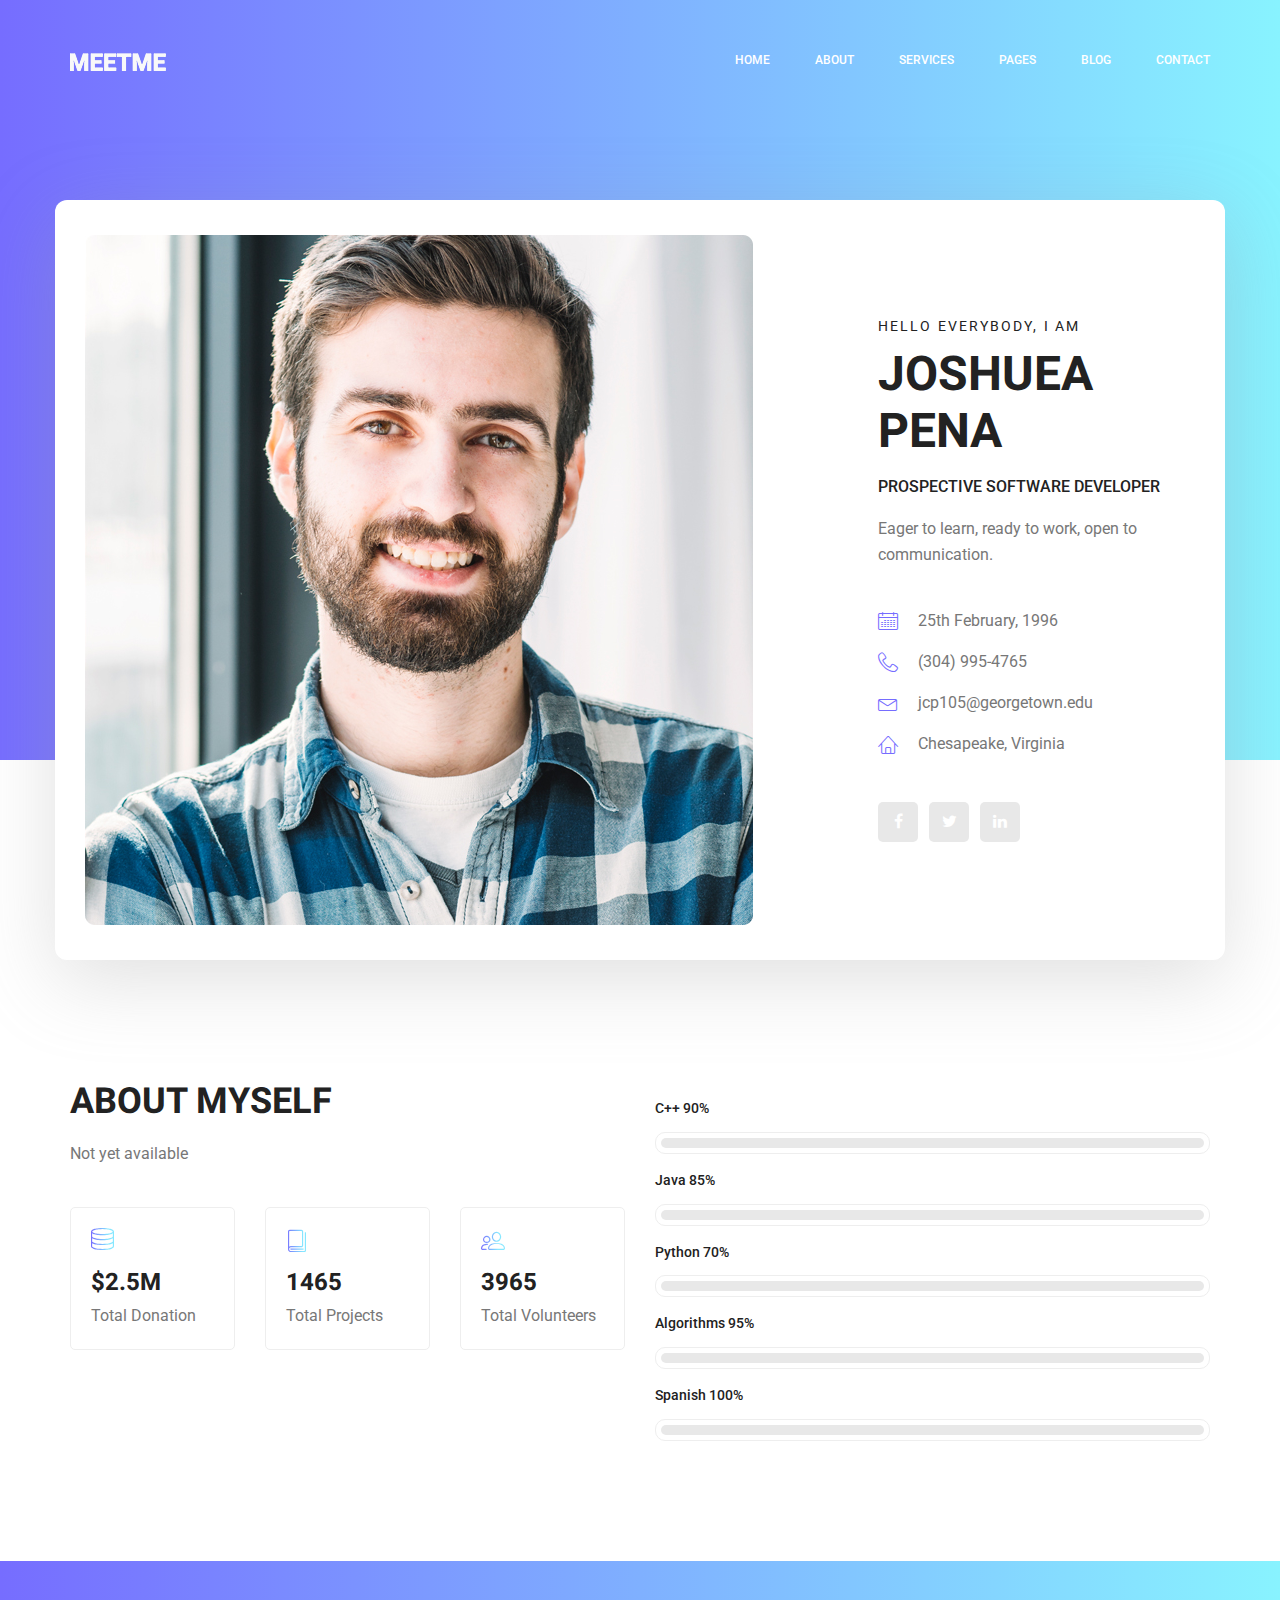
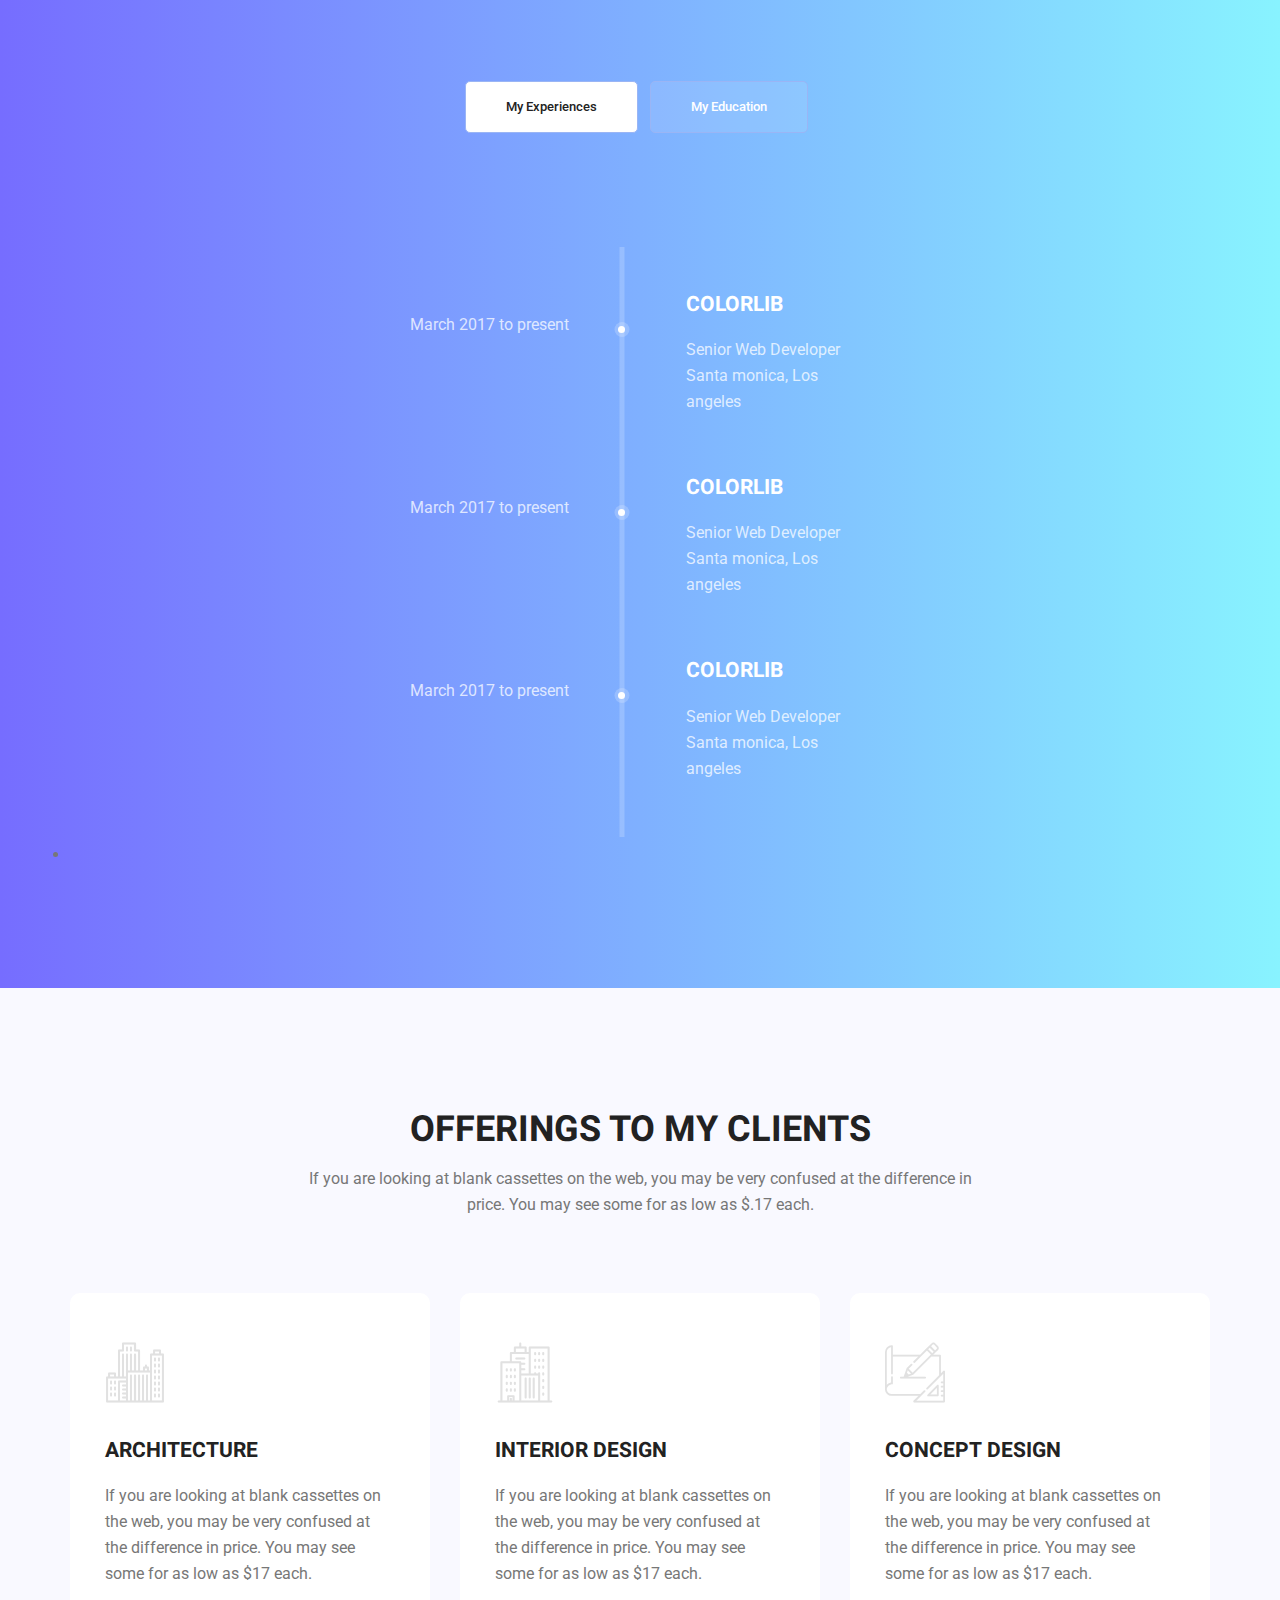
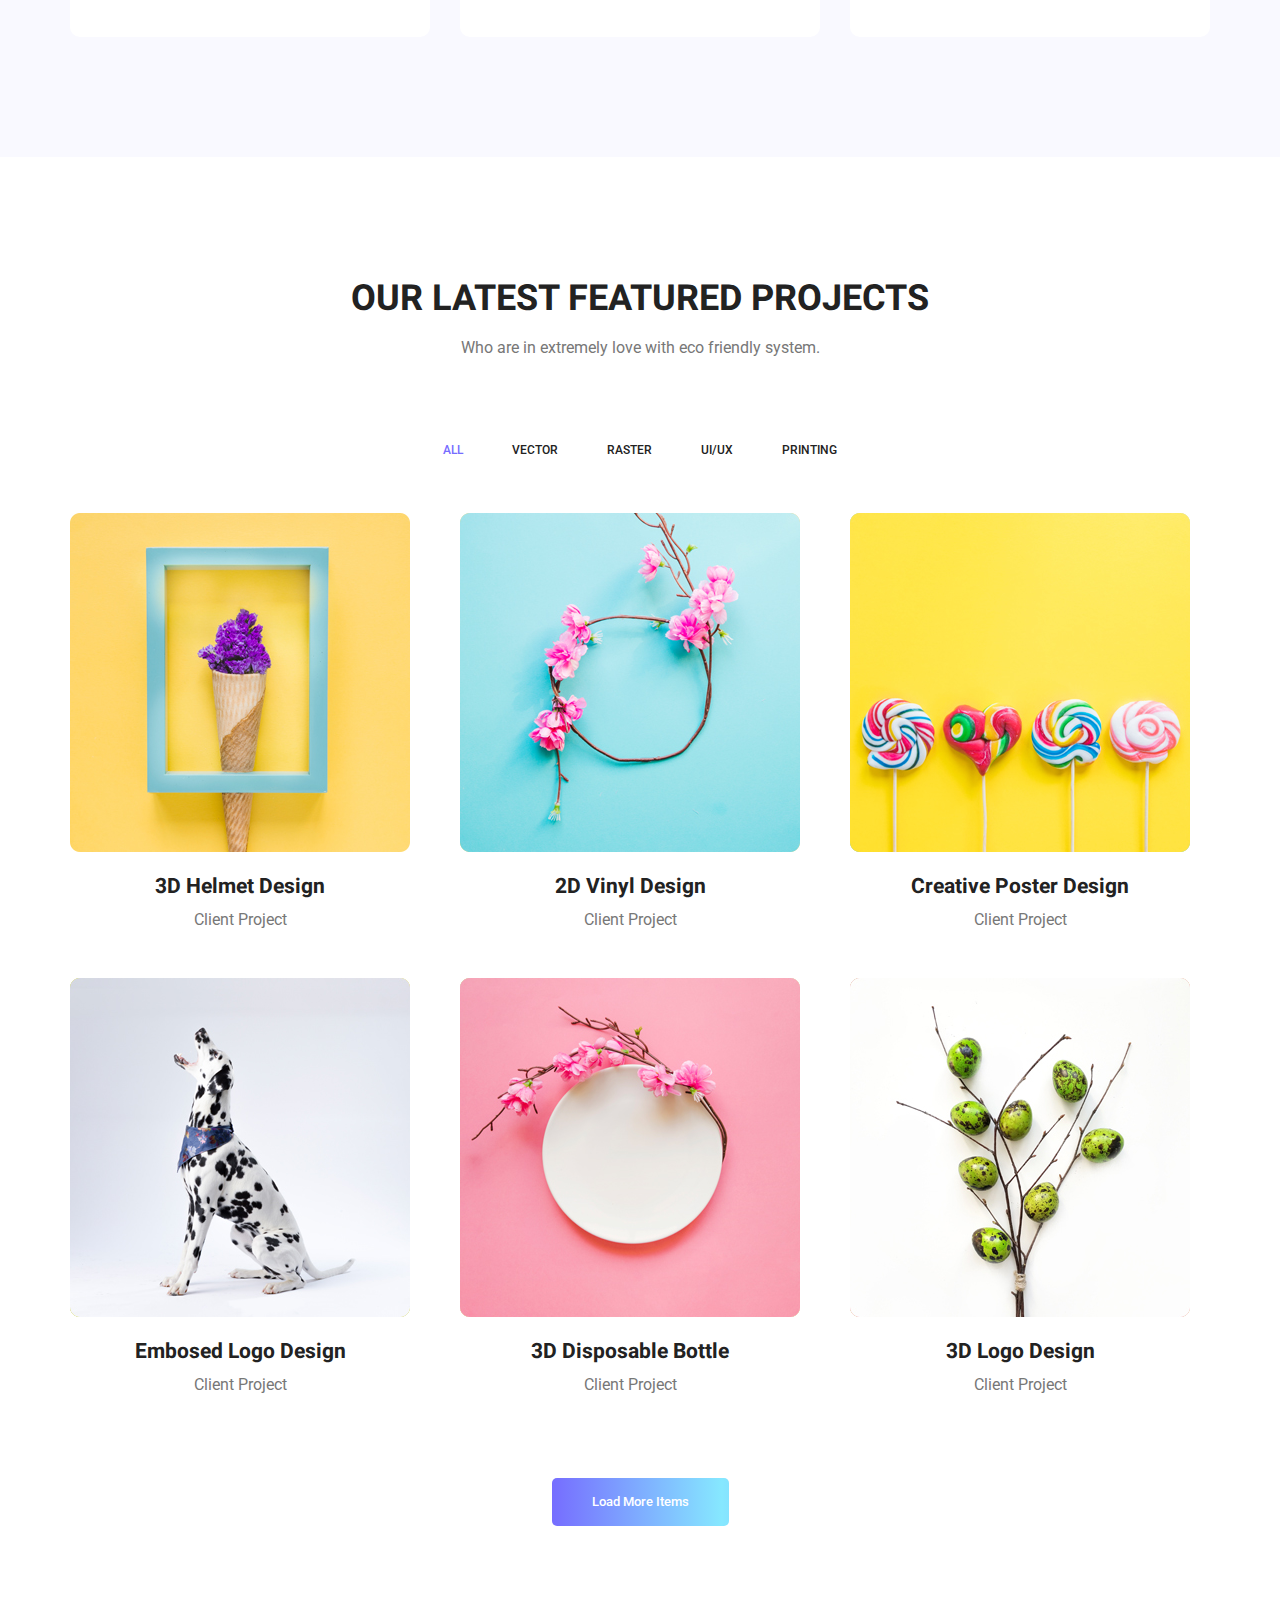
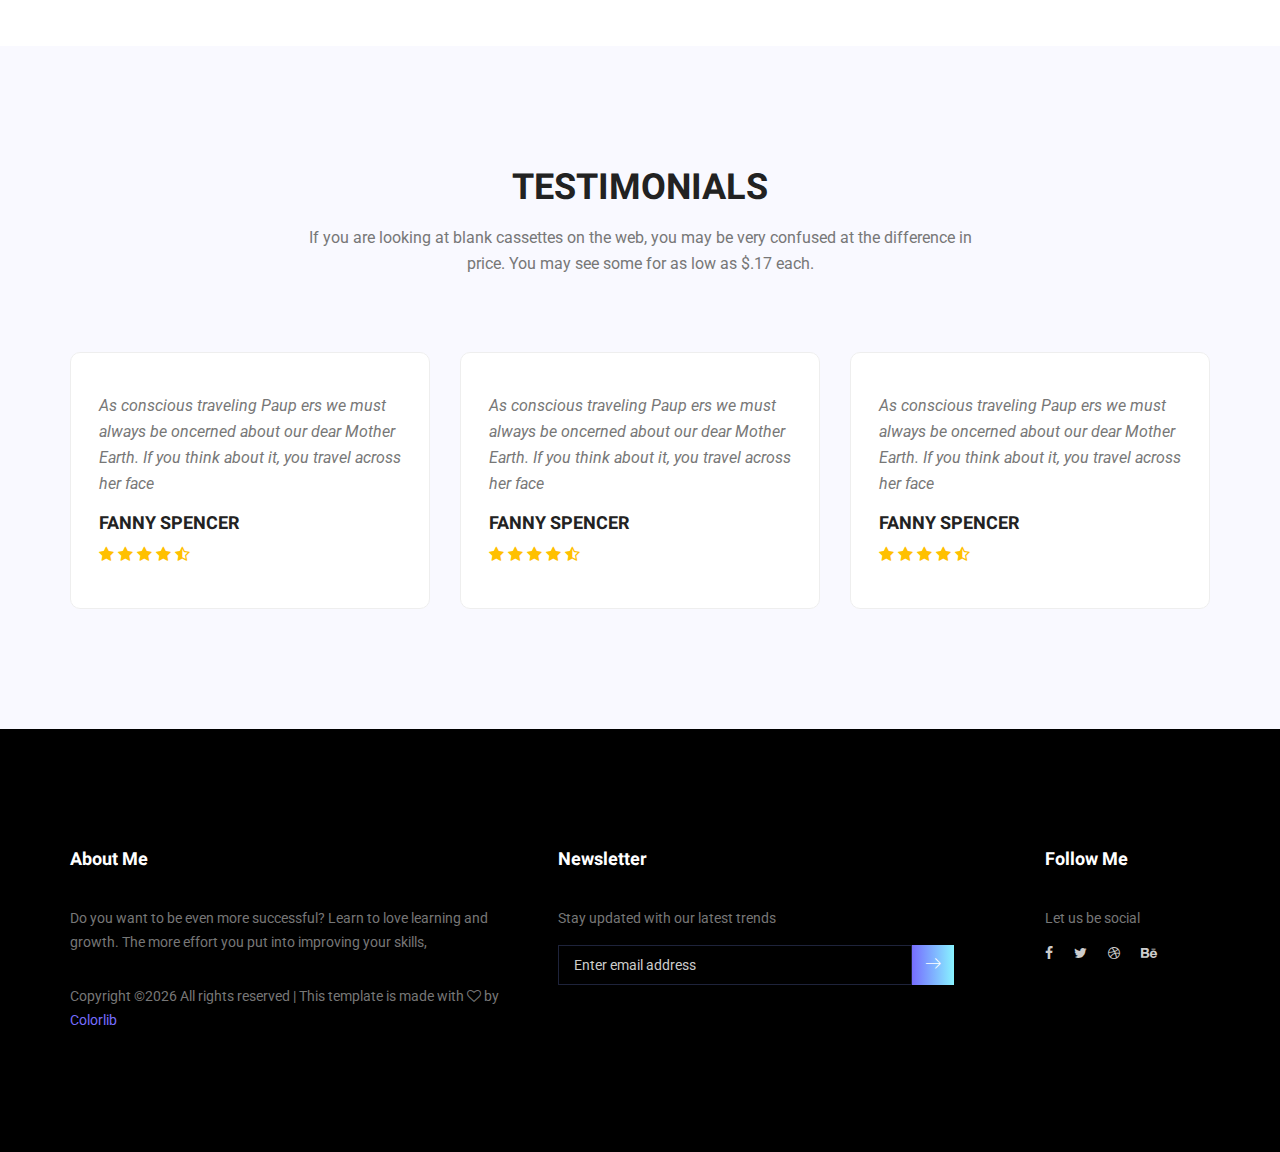
<file: MeetMefiles/index.html>
<!doctype html>
<html lang="en">
    <head>
        <!-- Required meta tags -->
        <meta charset="utf-8">
        <meta name="viewport" content="width=device-width, initial-scale=1, shrink-to-fit=no">
        <link rel="icon" href="img/favicon.png" type="image/png">
        <title>Josh Pena</title>
        <!-- Bootstrap CSS -->
        <link rel="stylesheet" href="css/bootstrap.css">
        <link rel="stylesheet" href="vendors/linericon/style.css">
        <link rel="stylesheet" href="css/font-awesome.min.css">
        <link rel="stylesheet" href="vendors/owl-carousel/owl.carousel.min.css">
        <link rel="stylesheet" href="vendors/lightbox/simpleLightbox.css">
        <link rel="stylesheet" href="vendors/nice-select/css/nice-select.css">
        <link rel="stylesheet" href="vendors/animate-css/animate.css">
        <link rel="stylesheet" href="vendors/popup/magnific-popup.css">
        <link rel="stylesheet" href="vendors/flaticon/flaticon.css">
        <!-- main css -->
        <link rel="stylesheet" href="css/style.css">
        <link rel="stylesheet" href="css/responsive.css">
    </head>
    <body>
        
        <!--================Header Menu Area =================-->
        <header class="header_area">
            <div class="main_menu">
            	<nav class="navbar navbar-expand-lg navbar-light">
					<div class="container box_1620">
						<!-- Brand and toggle get grouped for better mobile display -->
						<a class="navbar-brand logo_h" href="index.html"><img src="img/logo.png" alt=""></a>
						<button class="navbar-toggler" type="button" data-toggle="collapse" data-target="#navbarSupportedContent" aria-controls="navbarSupportedContent" aria-expanded="false" aria-label="Toggle navigation">
							<span class="icon-bar"></span>
							<span class="icon-bar"></span>
							<span class="icon-bar"></span>
						</button>
						<!-- Collect the nav links, forms, and other content for toggling -->
						<div class="collapse navbar-collapse offset" id="navbarSupportedContent">
							<ul class="nav navbar-nav menu_nav ml-auto">
								<li class="nav-item active"><a class="nav-link" href="index.html">Home</a></li> 
								<li class="nav-item"><a class="nav-link" href="about-us.html">About</a></li> 
								<li class="nav-item"><a class="nav-link" href="services.html">Services</a></li> 
								<li class="nav-item submenu dropdown">
									<a href="#" class="nav-link dropdown-toggle" data-toggle="dropdown" role="button" aria-haspopup="true" aria-expanded="false">Pages</a>
									<ul class="dropdown-menu">
										<li class="nav-item"><a class="nav-link" href="portfolio.html">Portfolio</a></li>
										<li class="nav-item"><a class="nav-link" href="elements.html">Elements</a></li>
									</ul>
								</li> 
								<li class="nav-item submenu dropdown">
									<a href="#" class="nav-link dropdown-toggle" data-toggle="dropdown" role="button" aria-haspopup="true" aria-expanded="false">Blog</a>
									<ul class="dropdown-menu">
										<li class="nav-item"><a class="nav-link" href="blog.html">Blog</a></li>
										<li class="nav-item"><a class="nav-link" href="single-blog.html">Blog Details</a></li>
									</ul>
								</li> 
								<li class="nav-item"><a class="nav-link" href="contact.html">Contact</a></li>
							</ul>
						</div> 
					</div>
            	</nav>
            </div>
        </header>
        <!--================Header Menu Area =================-->
        
        <!--================Home Banner Area =================-->
        <section class="home_banner_area">
           	<div class="container box_1620">
           		<div class="banner_inner d-flex align-items-center">
					<div class="banner_content">
						<div class="media">
							<div class="d-flex">
								<img src="img/personal.jpg" alt="">
							</div>
							<div class="media-body">
								<div class="personal_text">
									<h6>Hello Everybody, i am</h6>
									<h3>Joshuea Pena</h3>
									<h4>Prospective Software Developer</h4>
									<p>Eager to learn, ready to work, open to communication.</p>
									<ul class="list basic_info">
										<li><a href="#"><i class="lnr lnr-calendar-full"></i> 25th February, 1996</a></li>
										<li><a href="#"><i class="lnr lnr-phone-handset"></i>(304) 995-4765</a></li>
										<li><a href="#"><i class="lnr lnr-envelope"></i> jcp105@georgetown.edu</a></li>
										<li><a href="#"><i class="lnr lnr-home"></i>Chesapeake, Virginia</a></li>
									</ul>
									<ul class="list personal_social">
										<li><a href="#"><i class="fa fa-facebook"></i></a></li>
										<li><a href="#"><i class="fa fa-twitter"></i></a></li>
										<li><a href="#"><i class="fa fa-linkedin"></i></a></li>
									</ul>
								</div>
							</div>
						</div>
					</div>
				</div>
            </div>
        </section>
        <!--================End Home Banner Area =================-->
        
        <!--================Welcome Area =================-->
        <section class="welcome_area p_120">
        	<div class="container">
        		<div class="row welcome_inner">
        			<div class="col-lg-6">
        				<div class="welcome_text">
        					<h4>About Myself</h4>
        					<p>Not yet available</p>
        					<div class="row">
        						<div class="col-md-4">
        							<div class="wel_item">
        								<i class="lnr lnr-database"></i>
        								<h4>$2.5M</h4>
        								<p>Total Donation</p>
        							</div>
        						</div>
        						<div class="col-md-4">
        							<div class="wel_item">
        								<i class="lnr lnr-book"></i>
        								<h4>1465</h4>
        								<p>Total Projects</p>
        							</div>
        						</div>
        						<div class="col-md-4">
        							<div class="wel_item">
        								<i class="lnr lnr-users"></i>
        								<h4>3965</h4>
        								<p>Total Volunteers</p>
        							</div>
        						</div>
        					</div>
        				</div>
        			</div>
        			<div class="col-lg-6">
        				<div class="tools_expert">
        					<div class="skill_main">
								<div class="skill_item">
									<h4>C++ <span class="counter">90</span>%</h4>
									<div class="progress_br">
										<div class="progress">
											<div class="progress-bar" role="progressbar" aria-valuenow="90" aria-valuemin="0" aria-valuemax="100"></div>
										</div>
									</div>
								</div>
								<div class="skill_item">
									<h4>Java <span class="counter">85</span>%</h4>
									<div class="progress_br">
										<div class="progress">
											<div class="progress-bar" role="progressbar" aria-valuenow="85" aria-valuemin="0" aria-valuemax="100"></div>
										</div>
									</div>
								</div>
								<div class="skill_item">
									<h4>Python <span class="counter">70</span>%</h4>
									<div class="progress_br">
										<div class="progress">
											<div class="progress-bar" role="progressbar" aria-valuenow="70" aria-valuemin="0" aria-valuemax="100"></div>
										</div>
									</div>
								</div>
								<div class="skill_item">
									<h4>Algorithms <span class="counter">95</span>%</h4>
									<div class="progress_br">
										<div class="progress">
											<div class="progress-bar" role="progressbar" aria-valuenow="95" aria-valuemin="0" aria-valuemax="100"></div>
										</div>
									</div>
								</div>
								<div class="skill_item">
									<h4>Spanish <span class="counter">100</span>%</h4>
									<div class="progress_br">
										<div class="progress">
											<div class="progress-bar" role="progressbar" aria-valuenow="100" aria-valuemin="0" aria-valuemax="100"></div>
										</div>
									</div>
								</div>
							</div>
        				</div>
        			</div>
        		</div>
        	</div>
        </section>
        <!--================End Welcome Area =================-->
        
        <!--================My Tabs Area =================-->
        <section class="mytabs_area p_120">
        	<div class="container">
        		<div class="tabs_inner">
					<ul class="nav nav-tabs" id="myTab" role="tablist">
						<li class="nav-item">
							<a class="nav-link active" id="home-tab" data-toggle="tab" href="#home" role="tab" aria-controls="home" aria-selected="true">My Experiences</a>
						</li>
						<li class="nav-item">
							<a class="nav-link" id="profile-tab" data-toggle="tab" href="#profile" role="tab" aria-controls="profile" aria-selected="false">My Education</a>
						</li>
					</ul>
					<div class="tab-content" id="myTabContent">
						<div class="tab-pane fade show active" id="home" role="tabpanel" aria-labelledby="home-tab">
							<ul class="list">
								<li>
									<span></span>
									<div class="media">
										<div class="d-flex">
											<p>March 2017 to present</p>
										</div>
										<div class="media-body">
											<h4>Colorlib</h4>
											<p>Senior Web Developer <br />Santa monica, Los angeles</p>
										</div>
									</div>
								</li>
								<li>
									<span></span>
									<div class="media">
										<div class="d-flex">
											<p>March 2017 to present</p>
										</div>
										<div class="media-body">
											<h4>Colorlib</h4>
											<p>Senior Web Developer <br />Santa monica, Los angeles</p>
										</div>
									</div>
								</li>
								<li>
								<span></span>
									<div class="media">
										<div class="d-flex">
											<p>March 2017 to present</p>
										</div>
										<div class="media-body">
											<h4>Colorlib</h4>
											<p>Senior Web Developer <br />Santa monica, Los angeles</p>
										</div>
									</div>
								</li>
							</ul>
						</div>
						<div class="tab-pane fade" id="profile" role="tabpanel" aria-labelledby="profile-tab">
							<ul class="list">
								<li>
									<span></span>
									<div class="media">
										<div class="d-flex">
											<p>Anticipated May 2019</p>
										</div>
										<div class="media-body">
											<h4>Old Dominion University</h4>
											<p>BS Computer Science<br />Norfolk, Virginia</p>
										</div>
									</div>
								</li>
								<li>
									<span></span>
									<div class="media">
										<div class="d-flex">
											<p>May 2017</p>
										</div>
										<div class="media-body">
											<h4>Georgetown University</h4>
											<p>BS Neruobiology<br />Washington, D.C.</p>
										</div>
									</div>
									</div>
								</li>
								<li>
								</li>
								    
							</ul>
						</div>
					</div>
        		</div>
        	</div>
        </section>
        <!--================End My Tabs Area =================-->
        
        <!--================Feature Area =================-->
        <section class="feature_area p_120">
        	<div class="container">
        		<div class="main_title">
        			<h2>offerings to my clients</h2>
        			<p>If you are looking at blank cassettes on the web, you may be very confused at the difference in price. You may see some for as low as $.17 each.</p>
        		</div>
        		<div class="feature_inner row">
        			<div class="col-lg-4 col-md-6">
        				<div class="feature_item">
        					<i class="flaticon-city"></i>
        					<h4>Architecture</h4>
        					<p>If you are looking at blank cassettes on the web, you may be very confused at the difference in price. You may see some for as low as $17 each.</p>
        				</div>
        			</div>
        			<div class="col-lg-4 col-md-6">
        				<div class="feature_item">
        					<i class="flaticon-skyline"></i>
        					<h4>Interior Design</h4>
        					<p>If you are looking at blank cassettes on the web, you may be very confused at the difference in price. You may see some for as low as $17 each.</p>
        				</div>
        			</div>
        			<div class="col-lg-4 col-md-6">
        				<div class="feature_item">
        					<i class="flaticon-sketch"></i>
        					<h4>Concept Design</h4>
        					<p>If you are looking at blank cassettes on the web, you may be very confused at the difference in price. You may see some for as low as $17 each.</p>
        				</div>
        			</div>
        		</div>
        	</div>
        </section>
        <!--================End Feature Area =================-->
        
        <!--================Home Gallery Area =================-->
        <section class="home_gallery_area p_120">
        	<div class="container">
        		<div class="main_title">
        			<h2>Our Latest Featured Projects</h2>
        			<p>Who are in extremely love with eco friendly system.</p>
        		</div>
        		<div class="isotope_fillter">
        			<ul class="gallery_filter list">
						<li class="active" data-filter="*"><a href="#">All</a></li>
						<li data-filter=".brand"><a href="#">Vector</a></li>
						<li data-filter=".manipul"><a href="#">Raster</a></li>
						<li data-filter=".creative"><a href="#">UI/UX</a></li>
						<li data-filter=".design"><a href="#">Printing</a></li>
					</ul>
        		</div>
        	</div>
        	<div class="container">
        		<div class="gallery_f_inner row imageGallery1">
        			<div class="col-lg-4 col-md-4 col-sm-6 brand manipul design print">
        				<div class="h_gallery_item">
        					<div class="g_img_item">
        						<img class="img-fluid" src="img/gallery/project-1.jpg" alt="">
        						<a class="light" href="img/gallery/project-1.jpg"><img src="img/gallery/icon.png" alt=""></a>
        					</div>
        					<div class="g_item_text">
        						<h4>3D Helmet Design</h4>
        						<p>Client Project</p>
        					</div>
        				</div>
        			</div>
        			<div class="col-lg-4 col-md-4 col-sm-6 brand manipul creative">
        				<div class="h_gallery_item">
        					<div class="g_img_item">
        						<img class="img-fluid" src="img/gallery/project-2.jpg" alt="">
        						<a class="light" href="img/gallery/project-2.jpg"><img src="img/gallery/icon.png" alt=""></a>
        					</div>
        					<div class="g_item_text">
        						<h4>2D Vinyl Design</h4>
        						<p>Client Project</p>
        					</div>
        				</div>
        			</div>
        			<div class="col-lg-4 col-md-4 col-sm-6 manipul creative design print">
        				<div class="h_gallery_item">
        					<div class="g_img_item">
        						<img class="img-fluid" src="img/gallery/project-3.jpg" alt="">
        						<a class="light" href="img/gallery/project-3.jpg"><img src="img/gallery/icon.png" alt=""></a>
        					</div>
        					<div class="g_item_text">
        						<h4>Creative Poster Design</h4>
        						<p>Client Project</p>
        					</div>
        				</div>
        			</div>
        			<div class="col-lg-4 col-md-4 col-sm-6 brand creative print">
        				<div class="h_gallery_item">
        					<div class="g_img_item">
        						<img class="img-fluid" src="img/gallery/project-4.jpg" alt="">
        						<a class="light" href="img/gallery/project-4.jpg"><img src="img/gallery/icon.png" alt=""></a>
        					</div>
        					<div class="g_item_text">
        						<h4>Embosed Logo Design</h4>
        						<p>Client Project</p>
        					</div>
        				</div>
        			</div>
        			<div class="col-lg-4 col-md-4 col-sm-6 brand manipul design">
        				<div class="h_gallery_item">
        					<div class="g_img_item">
        						<img class="img-fluid" src="img/gallery/project-5.jpg" alt="">
        						<a class="light" href="img/gallery/project-5.jpg"><img src="img/gallery/icon.png" alt=""></a>
        					</div>
        					<div class="g_item_text">
        						<h4>3D Disposable Bottle</h4>
        						<p>Client Project</p>
        					</div>
        				</div>
        			</div>
        			<div class="col-lg-4 col-md-4 col-sm-6 brand creative">
        				<div class="h_gallery_item">
        					<div class="g_img_item">
        						<img class="img-fluid" src="img/gallery/project-6.jpg" alt="">
        						<a class="light" href="img/gallery/project-6.jpg"><img src="img/gallery/icon.png" alt=""></a>
        					</div>
        					<div class="g_item_text">
        						<h4>3D Logo Design</h4>
        						<p>Client Project</p>
        					</div>
        				</div>
        			</div>
        		</div>
        		<div class="more_btn">
        			<a class="main_btn" href="#">Load More Items</a>
        		</div>
        	</div>
        </section>
        <!--================End Home Gallery Area =================-->
        
        <!--================Testimonials Area =================-->
        <section class="testimonials_area p_120">
        	<div class="container">
        		<div class="main_title">
        			<h2>Testimonials</h2>
        			<p>If you are looking at blank cassettes on the web, you may be very confused at the difference in price. You may see some for as low as $.17 each.</p>
        		</div>
        		<div class="testi_inner">
					<div class="testi_slider owl-carousel">
						<div class="item">
							<div class="testi_item">
								<p>As conscious traveling Paup ers we must always be oncerned about our dear Mother Earth. If you think about it, you travel across her face</p>
								<h4>Fanny Spencer</h4>
								<a href="#"><i class="fa fa-star"></i></a>
								<a href="#"><i class="fa fa-star"></i></a>
								<a href="#"><i class="fa fa-star"></i></a>
								<a href="#"><i class="fa fa-star"></i></a>
								<a href="#"><i class="fa fa-star-half-o"></i></a>
							</div>
						</div>
						<div class="item">
							<div class="testi_item">
								<p>As conscious traveling Paup ers we must always be oncerned about our dear Mother Earth. If you think about it, you travel across her face</p>
								<h4>Fanny Spencer</h4>
								<a href="#"><i class="fa fa-star"></i></a>
								<a href="#"><i class="fa fa-star"></i></a>
								<a href="#"><i class="fa fa-star"></i></a>
								<a href="#"><i class="fa fa-star"></i></a>
								<a href="#"><i class="fa fa-star-half-o"></i></a>
							</div>
						</div>
						<div class="item">
							<div class="testi_item">
								<p>As conscious traveling Paup ers we must always be oncerned about our dear Mother Earth. If you think about it, you travel across her face</p>
								<h4>Fanny Spencer</h4>
								<a href="#"><i class="fa fa-star"></i></a>
								<a href="#"><i class="fa fa-star"></i></a>
								<a href="#"><i class="fa fa-star"></i></a>
								<a href="#"><i class="fa fa-star"></i></a>
								<a href="#"><i class="fa fa-star-half-o"></i></a>
							</div>
						</div>
					</div>
        		</div>
        	</div>
        </section>
        <!--================End Testimonials Area =================-->
        
        <!--================Footer Area =================-->
        <footer class="footer_area p_120">
        	<div class="container">
        		<div class="row footer_inner">
        			<div class="col-lg-5 col-sm-6">
        				<aside class="f_widget ab_widget">
        					<div class="f_title">
        						<h3>About Me</h3>
        					</div>
        					<p>Do you want to be even more successful? Learn to love learning and growth. The more effort you put into improving your skills,</p>
        					<p><!-- Link back to Colorlib can't be removed. Template is licensed under CC BY 3.0. -->
Copyright &copy;<script>document.write(new Date().getFullYear());</script> All rights reserved | This template is made with <i class="fa fa-heart-o" aria-hidden="true"></i> by <a href="https://colorlib.com" target="_blank">Colorlib</a>
<!-- Link back to Colorlib can't be removed. Template is licensed under CC BY 3.0. --></p>
        				</aside>
        			</div>
        			<div class="col-lg-5 col-sm-6">
        				<aside class="f_widget news_widget">
        					<div class="f_title">
        						<h3>Newsletter</h3>
        					</div>
        					<p>Stay updated with our latest trends</p>
        					<div id="mc_embed_signup">
                                <form target="_blank" action="https://spondonit.us12.list-manage.com/subscribe/post?u=1462626880ade1ac87bd9c93a&amp;id=92a4423d01" method="get" class="subscribe_form relative">
                                	<div class="input-group d-flex flex-row">
                                        <input name="EMAIL" placeholder="Enter email address" onfocus="this.placeholder = ''" onblur="this.placeholder = 'Email Address '" required="" type="email">
                                        <button class="btn sub-btn"><span class="lnr lnr-arrow-right"></span></button>		
                                    </div>				
                                    <div class="mt-10 info"></div>
                                </form>
                            </div>
        				</aside>
        			</div>
        			<div class="col-lg-2">
        				<aside class="f_widget social_widget">
        					<div class="f_title">
        						<h3>Follow Me</h3>
        					</div>
        					<p>Let us be social</p>
        					<ul class="list">
        						<li><a href="#"><i class="fa fa-facebook"></i></a></li>
        						<li><a href="#"><i class="fa fa-twitter"></i></a></li>
        						<li><a href="#"><i class="fa fa-dribbble"></i></a></li>
        						<li><a href="#"><i class="fa fa-behance"></i></a></li>
        					</ul>
        				</aside>
        			</div>
        		</div>
        	</div>
        </footer>
        <!--================End Footer Area =================-->
        
        
        
        
        
        
        <!-- Optional JavaScript -->
        <!-- jQuery first, then Popper.js, then Bootstrap JS -->
        <script src="js/jquery-3.3.1.min.js"></script>
        <script src="js/popper.js"></script>
        <script src="js/bootstrap.min.js"></script>
        <script src="js/stellar.js"></script>
        <script src="vendors/lightbox/simpleLightbox.min.js"></script>
        <script src="vendors/nice-select/js/jquery.nice-select.min.js"></script>
        <script src="vendors/isotope/imagesloaded.pkgd.min.js"></script>
        <script src="vendors/isotope/isotope.pkgd.min.js"></script>
        <script src="vendors/owl-carousel/owl.carousel.min.js"></script>
        <script src="vendors/popup/jquery.magnific-popup.min.js"></script>
        <script src="js/jquery.ajaxchimp.min.js"></script>
        <script src="vendors/counter-up/jquery.waypoints.min.js"></script>
        <script src="vendors/counter-up/jquery.counterup.min.js"></script>
        <script src="js/mail-script.js"></script>
        <script src="js/theme.js"></script>
    </body>
</html>
</file>
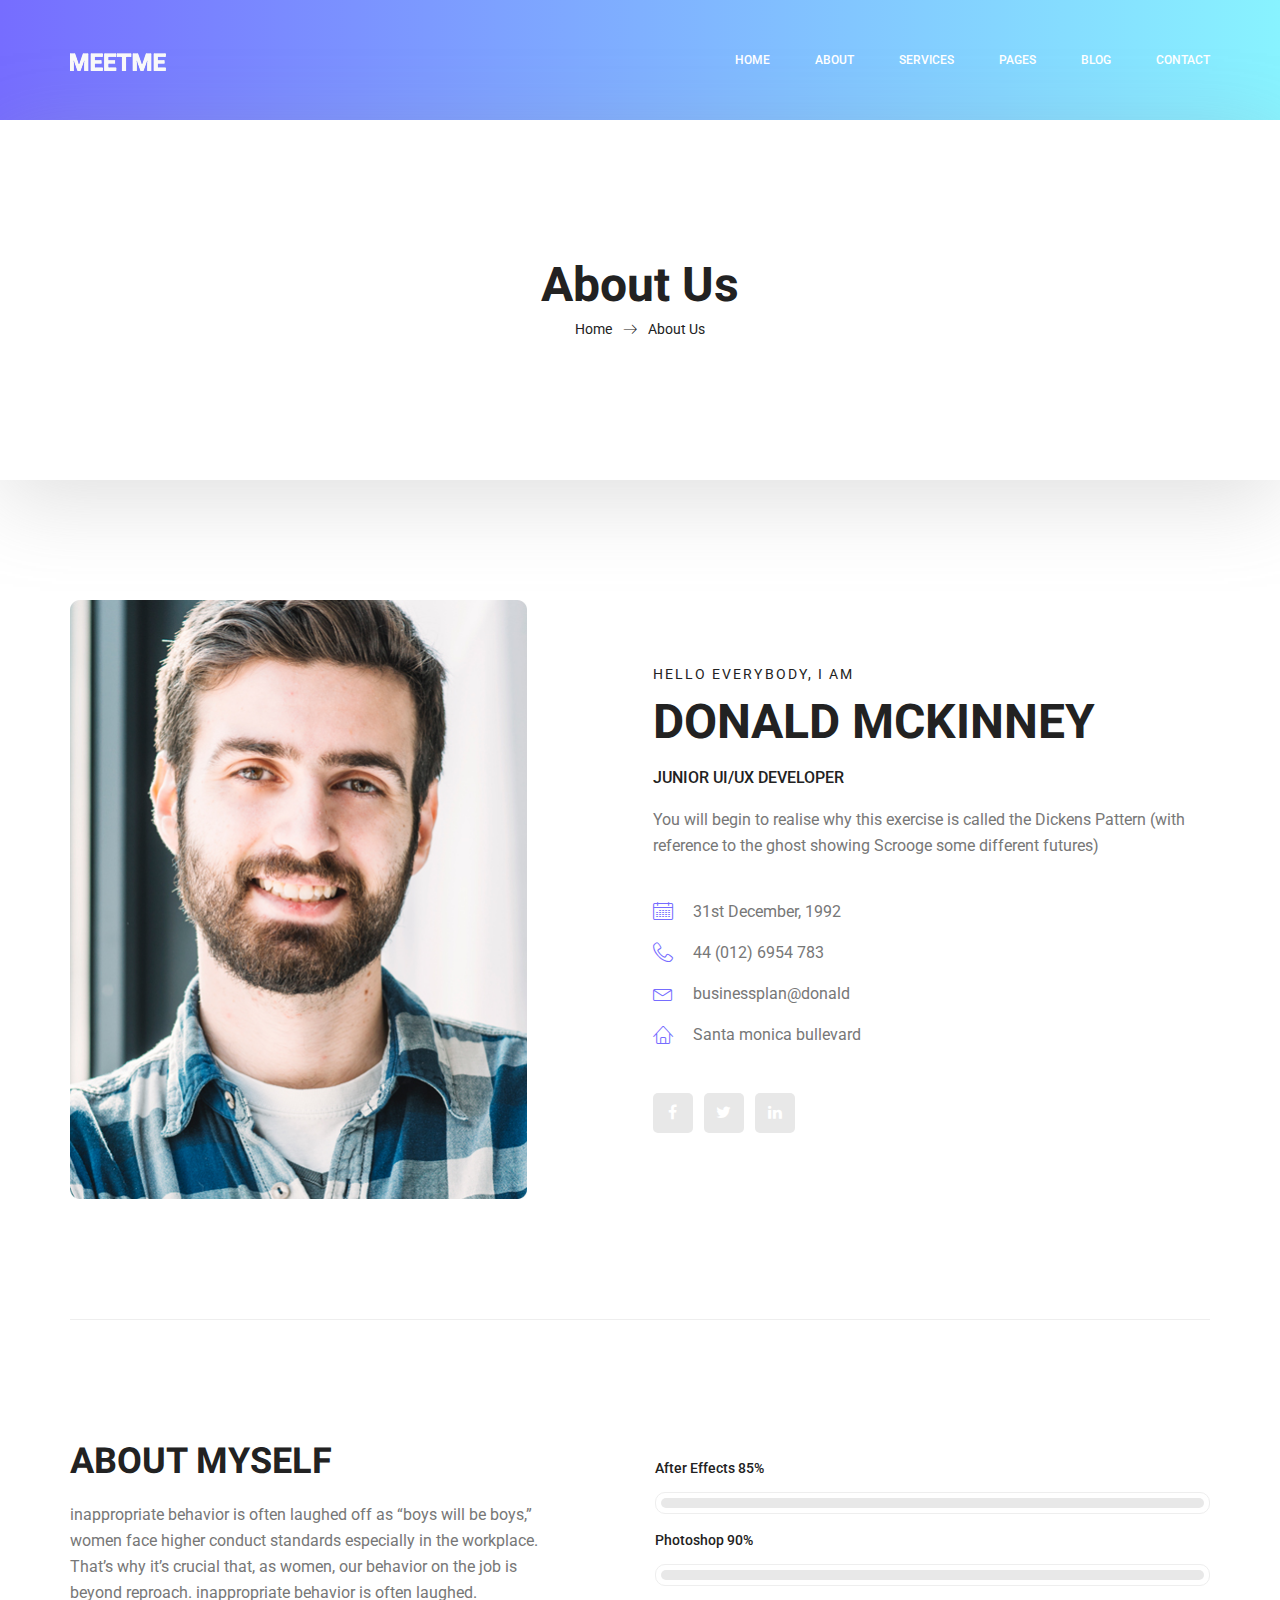
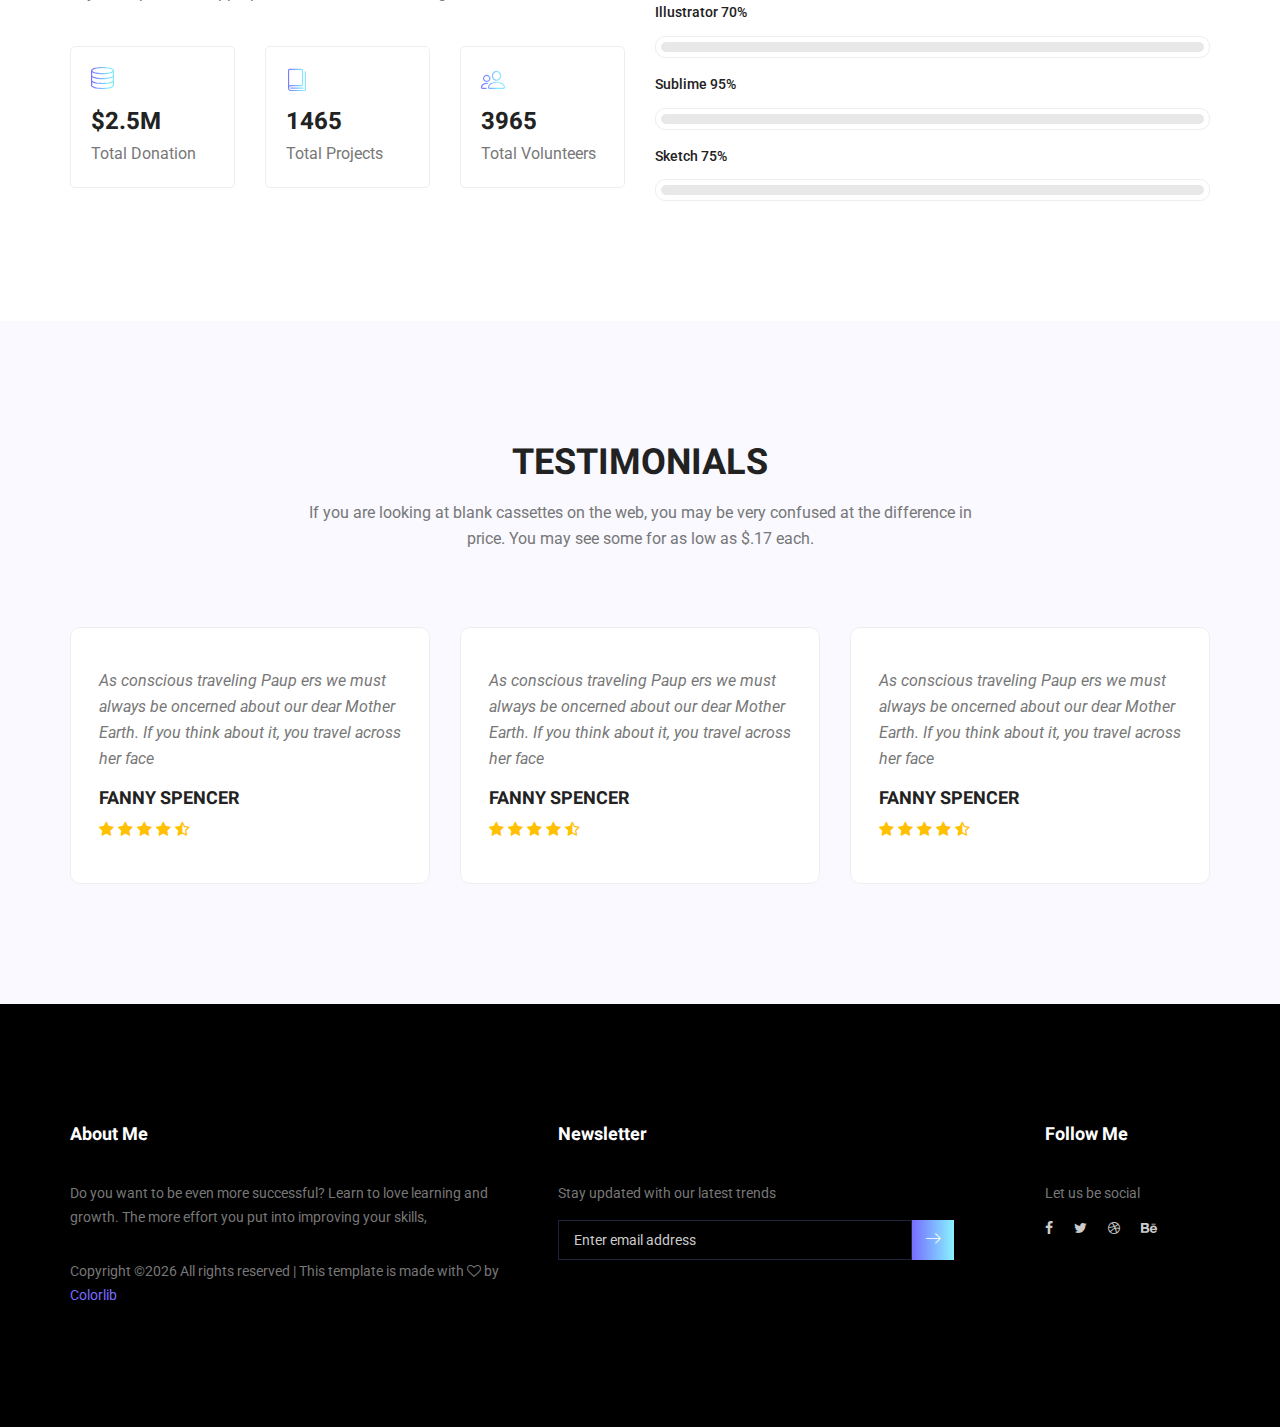
<file: about-us.html>
<!doctype html>
<html lang="en">
    <head>
        <!-- Required meta tags -->
        <meta charset="utf-8">
        <meta name="viewport" content="width=device-width, initial-scale=1, shrink-to-fit=no">
        <link rel="icon" href="img/favicon.png" type="image/png">
        <title>MeetMe Personal</title>
        <!-- Bootstrap CSS -->
        <link rel="stylesheet" href="css/bootstrap.css">
        <link rel="stylesheet" href="vendors/linericon/style.css">
        <link rel="stylesheet" href="css/font-awesome.min.css">
        <link rel="stylesheet" href="vendors/owl-carousel/owl.carousel.min.css">
        <link rel="stylesheet" href="vendors/lightbox/simpleLightbox.css">
        <link rel="stylesheet" href="vendors/nice-select/css/nice-select.css">
        <link rel="stylesheet" href="vendors/animate-css/animate.css">
        <link rel="stylesheet" href="vendors/popup/magnific-popup.css">
        <!-- main css -->
        <link rel="stylesheet" href="css/style.css">
        <link rel="stylesheet" href="css/responsive.css">
    </head>
    <body>
        
        <!--================Header Menu Area =================-->
        <header class="header_area">
            <div class="main_menu">
            	<nav class="navbar navbar-expand-lg navbar-light">
					<div class="container box_1620">
						<!-- Brand and toggle get grouped for better mobile display -->
						<a class="navbar-brand logo_h" href="index.html"><img src="img/logo.png" alt=""></a>
						<button class="navbar-toggler" type="button" data-toggle="collapse" data-target="#navbarSupportedContent" aria-controls="navbarSupportedContent" aria-expanded="false" aria-label="Toggle navigation">
							<span class="icon-bar"></span>
							<span class="icon-bar"></span>
							<span class="icon-bar"></span>
						</button>
						<!-- Collect the nav links, forms, and other content for toggling -->
						<div class="collapse navbar-collapse offset" id="navbarSupportedContent">
							<ul class="nav navbar-nav menu_nav ml-auto">
								<li class="nav-item active"><a class="nav-link" href="index.html">Home</a></li> 
								<li class="nav-item"><a class="nav-link" href="about-us.html">About</a></li> 
								<li class="nav-item"><a class="nav-link" href="services.html">Services</a></li> 
								<li class="nav-item submenu dropdown">
									<a href="#" class="nav-link dropdown-toggle" data-toggle="dropdown" role="button" aria-haspopup="true" aria-expanded="false">Pages</a>
									<ul class="dropdown-menu">
										<li class="nav-item"><a class="nav-link" href="portfolio.html">Portfolio</a></li>
										<li class="nav-item"><a class="nav-link" href="elements.html">Elements</a></li>
									</ul>
								</li> 
								<li class="nav-item submenu dropdown">
									<a href="#" class="nav-link dropdown-toggle" data-toggle="dropdown" role="button" aria-haspopup="true" aria-expanded="false">Blog</a>
									<ul class="dropdown-menu">
										<li class="nav-item"><a class="nav-link" href="blog.html">Blog</a></li>
										<li class="nav-item"><a class="nav-link" href="single-blog.html">Blog Details</a></li>
									</ul>
								</li> 
								<li class="nav-item"><a class="nav-link" href="contact.html">Contact</a></li>
							</ul>
						</div> 
					</div>
            	</nav>
            </div>
        </header>
        <!--================Header Menu Area =================-->
        
        <!--================Home Banner Area =================-->
        <section class="banner_area">
            <div class="box_1620">
				<div class="banner_inner d-flex align-items-center">
					<div class="container">
						<div class="banner_content text-center">
							<h2>About Us</h2>
							<div class="page_link">
								<a href="index.html">Home</a>
								<a href="about-us.html">About Us</a>
							</div>
						</div>
					</div>
				</div>
            </div>
        </section>
        <!--================End Home Banner Area =================-->
        
        
        <!--================Home Banner Area =================-->
        <section class="profile_area">
           	<div class="container">
           		<div class="profile_inner p_120">
					<div class="row">
						<div class="col-lg-5">
							<img class="img-fluid" src="img/personal-2.jpg" alt="">
						</div>
						<div class="col-lg-7">
							<div class="personal_text">
								<h6>Hello Everybody, i am</h6>
								<h3>Donald McKinney</h3>
								<h4>Junior UI/UX Developer</h4>
								<p>You will begin to realise why this exercise is called the Dickens Pattern (with reference to the ghost showing Scrooge some different futures)</p>
								<ul class="list basic_info">
									<li><a href="#"><i class="lnr lnr-calendar-full"></i> 31st December, 1992</a></li>
									<li><a href="#"><i class="lnr lnr-phone-handset"></i> 44 (012) 6954 783</a></li>
									<li><a href="#"><i class="lnr lnr-envelope"></i> businessplan@donald</a></li>
									<li><a href="#"><i class="lnr lnr-home"></i> Santa monica bullevard</a></li>
								</ul>
								<ul class="list personal_social">
									<li><a href="#"><i class="fa fa-facebook"></i></a></li>
									<li><a href="#"><i class="fa fa-twitter"></i></a></li>
									<li><a href="#"><i class="fa fa-linkedin"></i></a></li>
								</ul>
							</div>
						</div>
					</div>
           		</div>
            </div>
        </section>
        <!--================End Home Banner Area =================-->
        
        <!--================Welcome Area =================-->
        <section class="welcome_area p_120">
        	<div class="container">
        		<div class="row welcome_inner">
        			<div class="col-lg-6">
        				<div class="welcome_text">
        					<h4>About Myself</h4>
        					<p>inappropriate behavior is often laughed off as “boys will be boys,” women face higher conduct standards especially in the workplace. That’s why it’s crucial that, as women, our behavior on the job is beyond reproach. inappropriate behavior is often laughed.</p>
        					<div class="row">
        						<div class="col-md-4">
        							<div class="wel_item">
        								<i class="lnr lnr-database"></i>
        								<h4>$2.5M</h4>
        								<p>Total Donation</p>
        							</div>
        						</div>
        						<div class="col-md-4">
        							<div class="wel_item">
        								<i class="lnr lnr-book"></i>
        								<h4>1465</h4>
        								<p>Total Projects</p>
        							</div>
        						</div>
        						<div class="col-md-4">
        							<div class="wel_item">
        								<i class="lnr lnr-users"></i>
        								<h4>3965</h4>
        								<p>Total Volunteers</p>
        							</div>
        						</div>
        					</div>
        				</div>
        			</div>
        			<div class="col-lg-6">
        				<div class="tools_expert">
        					<div class="skill_main">
								<div class="skill_item">
									<h4>After Effects <span class="counter">85</span>%</h4>
									<div class="progress_br">
										<div class="progress">
											<div class="progress-bar" role="progressbar" aria-valuenow="85" aria-valuemin="0" aria-valuemax="100"></div>
										</div>
									</div>
								</div>
								<div class="skill_item">
									<h4>Photoshop <span class="counter">90</span>%</h4>
									<div class="progress_br">
										<div class="progress">
											<div class="progress-bar" role="progressbar" aria-valuenow="90" aria-valuemin="0" aria-valuemax="100"></div>
										</div>
									</div>
								</div>
								<div class="skill_item">
									<h4>Illustrator <span class="counter">70</span>%</h4>
									<div class="progress_br">
										<div class="progress">
											<div class="progress-bar" role="progressbar" aria-valuenow="70" aria-valuemin="0" aria-valuemax="100"></div>
										</div>
									</div>
								</div>
								<div class="skill_item">
									<h4>Sublime <span class="counter">95</span>%</h4>
									<div class="progress_br">
										<div class="progress">
											<div class="progress-bar" role="progressbar" aria-valuenow="95" aria-valuemin="0" aria-valuemax="100"></div>
										</div>
									</div>
								</div>
								<div class="skill_item">
									<h4>Sketch <span class="counter">75</span>%</h4>
									<div class="progress_br">
										<div class="progress">
											<div class="progress-bar" role="progressbar" aria-valuenow="75" aria-valuemin="0" aria-valuemax="100"></div>
										</div>
									</div>
								</div>
							</div>
        				</div>
        			</div>
        		</div>
        	</div>
        </section>
        <!--================End Welcome Area =================-->
        
        <!--================Testimonials Area =================-->
        <section class="testimonials_area p_120">
        	<div class="container">
        		<div class="main_title">
        			<h2>Testimonials</h2>
        			<p>If you are looking at blank cassettes on the web, you may be very confused at the difference in price. You may see some for as low as $.17 each.</p>
        		</div>
        		<div class="testi_inner">
					<div class="testi_slider owl-carousel">
						<div class="item">
							<div class="testi_item">
								<p>As conscious traveling Paup ers we must always be oncerned about our dear Mother Earth. If you think about it, you travel across her face</p>
								<h4>Fanny Spencer</h4>
								<a href="#"><i class="fa fa-star"></i></a>
								<a href="#"><i class="fa fa-star"></i></a>
								<a href="#"><i class="fa fa-star"></i></a>
								<a href="#"><i class="fa fa-star"></i></a>
								<a href="#"><i class="fa fa-star-half-o"></i></a>
							</div>
						</div>
						<div class="item">
							<div class="testi_item">
								<p>As conscious traveling Paup ers we must always be oncerned about our dear Mother Earth. If you think about it, you travel across her face</p>
								<h4>Fanny Spencer</h4>
								<a href="#"><i class="fa fa-star"></i></a>
								<a href="#"><i class="fa fa-star"></i></a>
								<a href="#"><i class="fa fa-star"></i></a>
								<a href="#"><i class="fa fa-star"></i></a>
								<a href="#"><i class="fa fa-star-half-o"></i></a>
							</div>
						</div>
						<div class="item">
							<div class="testi_item">
								<p>As conscious traveling Paup ers we must always be oncerned about our dear Mother Earth. If you think about it, you travel across her face</p>
								<h4>Fanny Spencer</h4>
								<a href="#"><i class="fa fa-star"></i></a>
								<a href="#"><i class="fa fa-star"></i></a>
								<a href="#"><i class="fa fa-star"></i></a>
								<a href="#"><i class="fa fa-star"></i></a>
								<a href="#"><i class="fa fa-star-half-o"></i></a>
							</div>
						</div>
					</div>
        		</div>
        	</div>
        </section>
        <!--================End Testimonials Area =================-->
        
        <!--================Footer Area =================-->
        <footer class="footer_area p_120">
        	<div class="container">
        		<div class="row footer_inner">
        			<div class="col-lg-5 col-sm-6">
        				<aside class="f_widget ab_widget">
        					<div class="f_title">
        						<h3>About Me</h3>
        					</div>
        					<p>Do you want to be even more successful? Learn to love learning and growth. The more effort you put into improving your skills,</p>
        					<p><!-- Link back to Colorlib can't be removed. Template is licensed under CC BY 3.0. -->
Copyright &copy;<script>document.write(new Date().getFullYear());</script> All rights reserved | This template is made with <i class="fa fa-heart-o" aria-hidden="true"></i> by <a href="https://colorlib.com" target="_blank">Colorlib</a>
<!-- Link back to Colorlib can't be removed. Template is licensed under CC BY 3.0. --></p>
        				</aside>
        			</div>
        			<div class="col-lg-5 col-sm-6">
        				<aside class="f_widget news_widget">
        					<div class="f_title">
        						<h3>Newsletter</h3>
        					</div>
        					<p>Stay updated with our latest trends</p>
        					<div id="mc_embed_signup">
                                <form target="_blank" action="https://spondonit.us12.list-manage.com/subscribe/post?u=1462626880ade1ac87bd9c93a&amp;id=92a4423d01" method="get" class="subscribe_form relative">
                                	<div class="input-group d-flex flex-row">
                                        <input name="EMAIL" placeholder="Enter email address" onfocus="this.placeholder = ''" onblur="this.placeholder = 'Email Address '" required="" type="email">
                                        <button class="btn sub-btn"><span class="lnr lnr-arrow-right"></span></button>		
                                    </div>				
                                    <div class="mt-10 info"></div>
                                </form>
                            </div>
        				</aside>
        			</div>
        			<div class="col-lg-2">
        				<aside class="f_widget social_widget">
        					<div class="f_title">
        						<h3>Follow Me</h3>
        					</div>
        					<p>Let us be social</p>
        					<ul class="list">
        						<li><a href="#"><i class="fa fa-facebook"></i></a></li>
        						<li><a href="#"><i class="fa fa-twitter"></i></a></li>
        						<li><a href="#"><i class="fa fa-dribbble"></i></a></li>
        						<li><a href="#"><i class="fa fa-behance"></i></a></li>
        					</ul>
        				</aside>
        			</div>
        		</div>
        	</div>
        </footer>
        <!--================End Footer Area =================-->
        
        
        
        
        <!-- Optional JavaScript -->
        <!-- jQuery first, then Popper.js, then Bootstrap JS -->
        <script src="js/jquery-3.3.1.min.js"></script>
        <script src="js/popper.js"></script>
        <script src="js/bootstrap.min.js"></script>
        <script src="js/stellar.js"></script>
        <script src="vendors/lightbox/simpleLightbox.min.js"></script>
        <script src="vendors/nice-select/js/jquery.nice-select.min.js"></script>
        <script src="vendors/isotope/imagesloaded.pkgd.min.js"></script>
        <script src="vendors/isotope/isotope.pkgd.min.js"></script>
        <script src="vendors/owl-carousel/owl.carousel.min.js"></script>
        <script src="vendors/popup/jquery.magnific-popup.min.js"></script>
        <script src="js/jquery.ajaxchimp.min.js"></script>
        <script src="vendors/counter-up/jquery.waypoints.min.js"></script>
        <script src="vendors/counter-up/jquery.counterup.min.js"></script>
        <script src="js/mail-script.js"></script>
        <script src="js/theme.js"></script>
    </body>
</html>
</file>
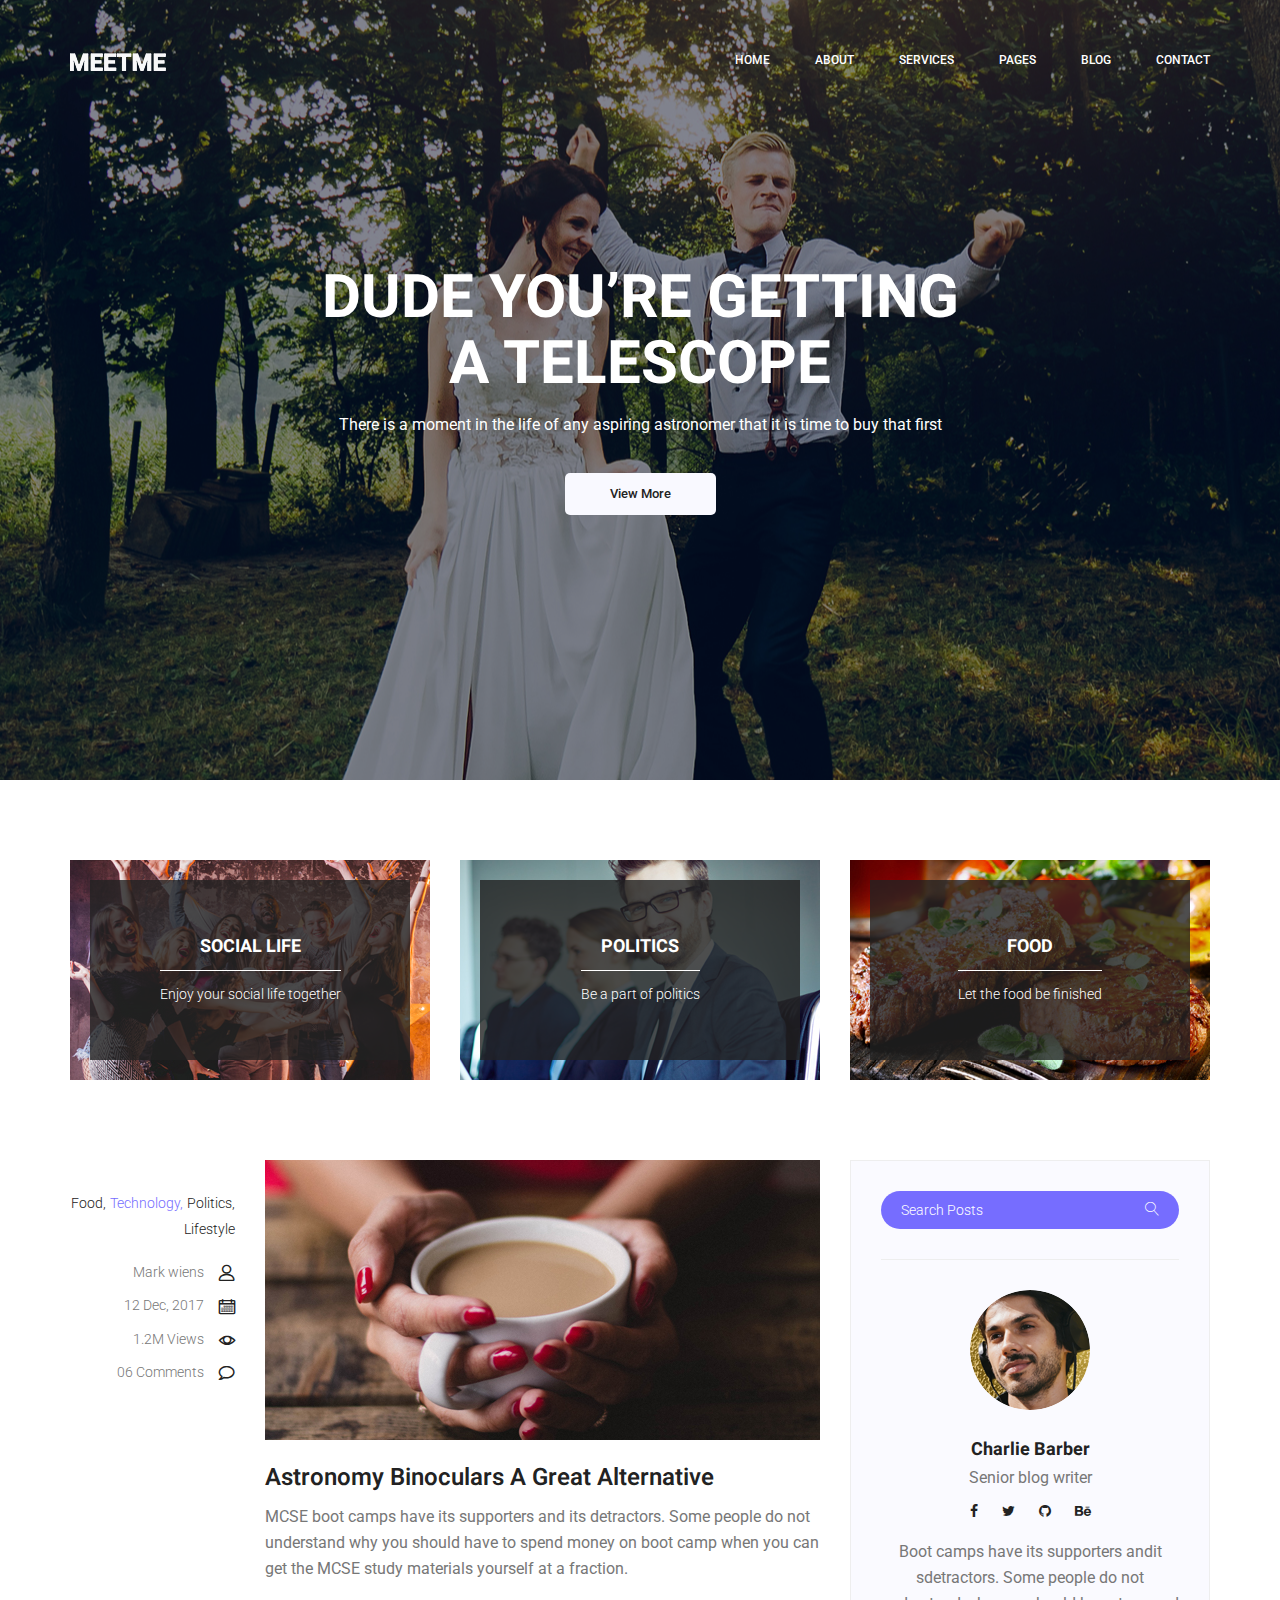
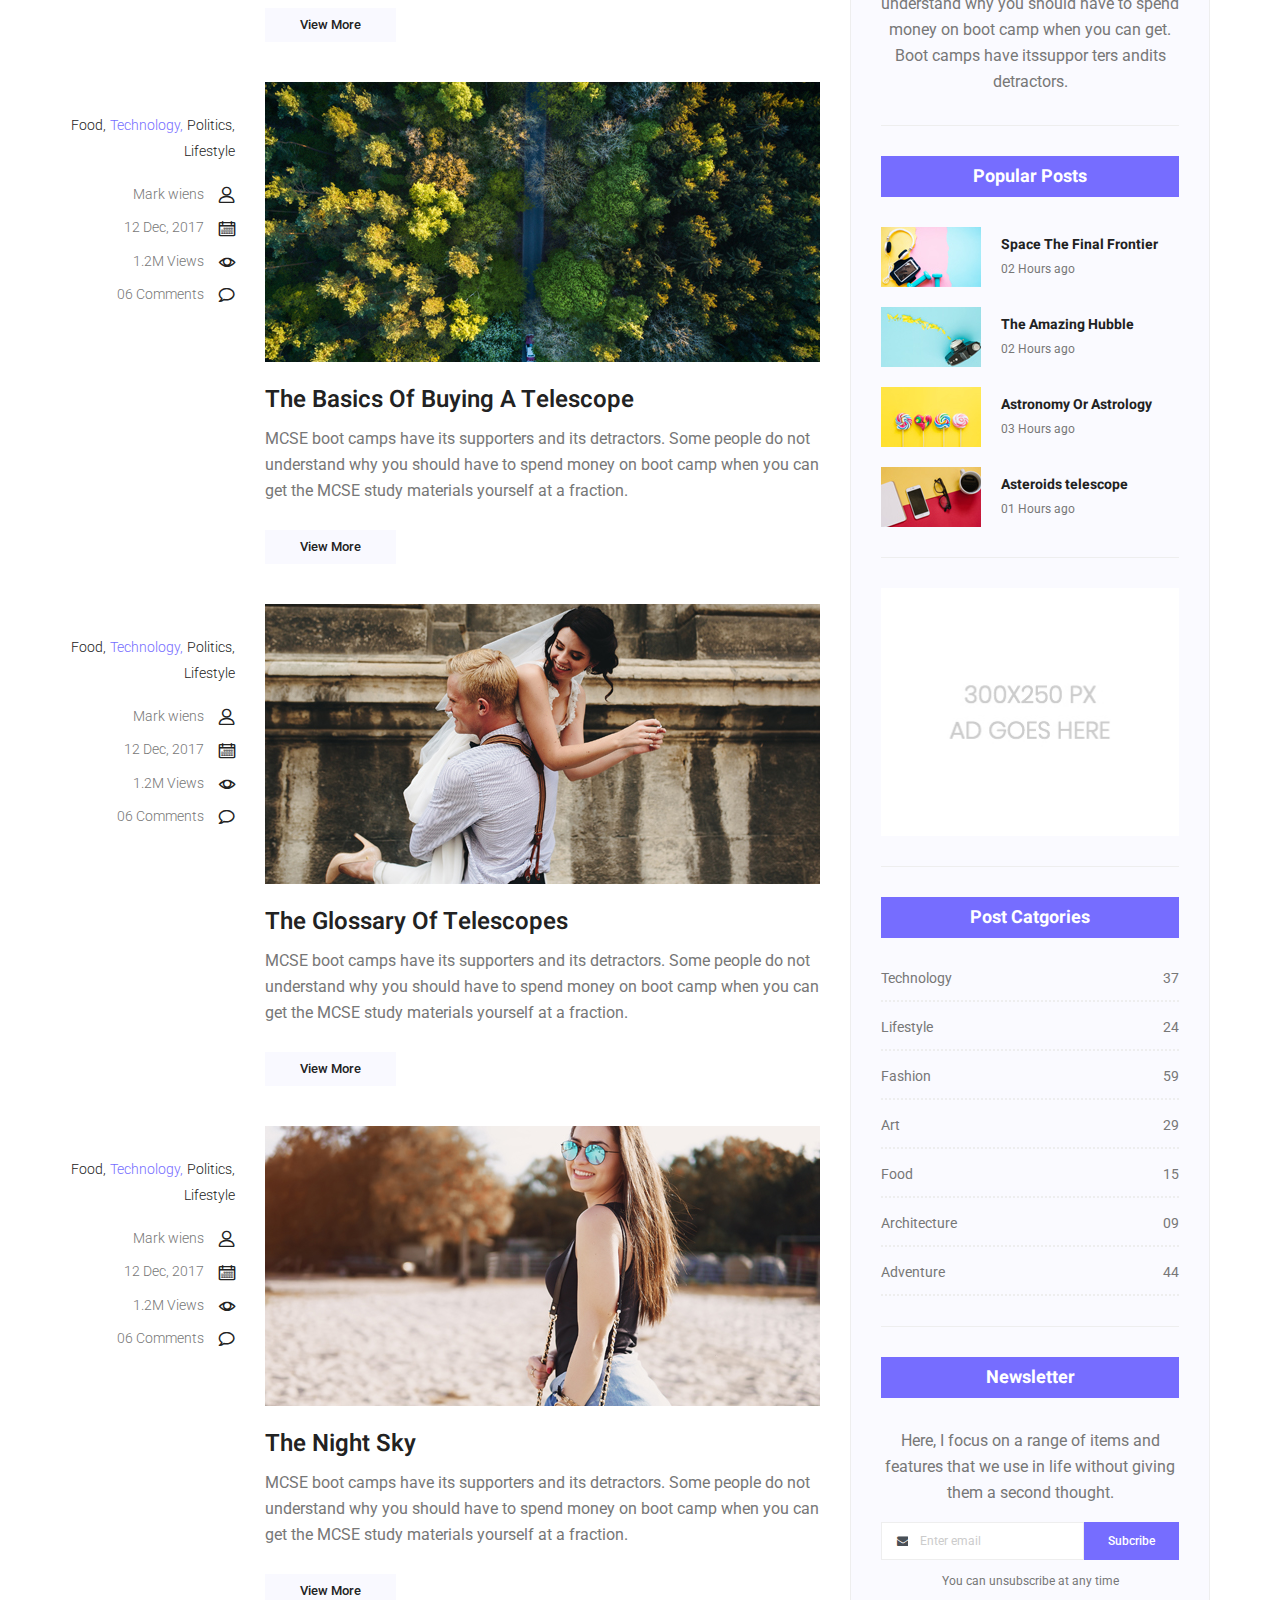
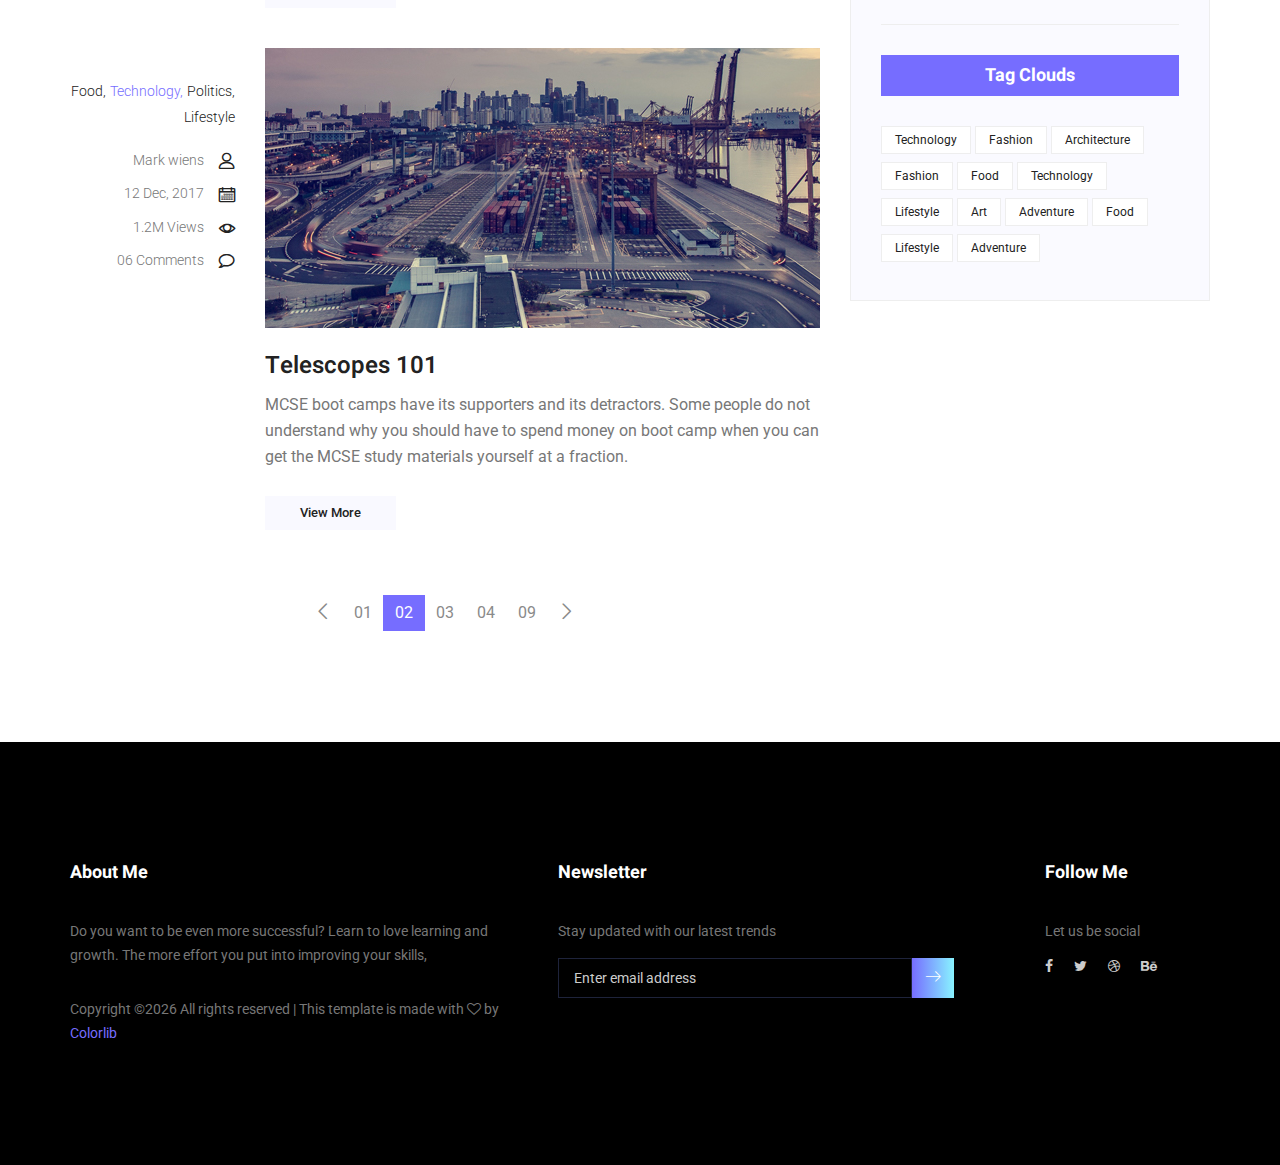
<file: blog.html>
<!doctype html>
<html lang="en">
    <head>
        <!-- Required meta tags -->
        <meta charset="utf-8">
        <meta name="viewport" content="width=device-width, initial-scale=1, shrink-to-fit=no">
        <link rel="icon" href="img/favicon.png" type="image/png">
        <title>MeetMe Personal</title>
        <!-- Bootstrap CSS -->
        <link rel="stylesheet" href="css/bootstrap.css">
        <link rel="stylesheet" href="vendors/linericon/style.css">
        <link rel="stylesheet" href="css/font-awesome.min.css">
        <link rel="stylesheet" href="vendors/owl-carousel/owl.carousel.min.css">
        <link rel="stylesheet" href="vendors/lightbox/simpleLightbox.css">
        <link rel="stylesheet" href="vendors/nice-select/css/nice-select.css">
        <link rel="stylesheet" href="vendors/animate-css/animate.css">
        <link rel="stylesheet" href="vendors/popup/magnific-popup.css">
        <!-- main css -->
        <link rel="stylesheet" href="css/style.css">
        <link rel="stylesheet" href="css/responsive.css">
    </head>
    <body>
        
        <!--================Header Menu Area =================-->
        <header class="header_area">
            <div class="main_menu">
            	<nav class="navbar navbar-expand-lg navbar-light">
					<div class="container box_1620">
						<!-- Brand and toggle get grouped for better mobile display -->
						<a class="navbar-brand logo_h" href="index.html"><img src="img/logo.png" alt=""></a>
						<button class="navbar-toggler" type="button" data-toggle="collapse" data-target="#navbarSupportedContent" aria-controls="navbarSupportedContent" aria-expanded="false" aria-label="Toggle navigation">
							<span class="icon-bar"></span>
							<span class="icon-bar"></span>
							<span class="icon-bar"></span>
						</button>
						<!-- Collect the nav links, forms, and other content for toggling -->
						<div class="collapse navbar-collapse offset" id="navbarSupportedContent">
							<ul class="nav navbar-nav menu_nav ml-auto">
								<li class="nav-item active"><a class="nav-link" href="index.html">Home</a></li> 
								<li class="nav-item"><a class="nav-link" href="about-us.html">About</a></li> 
								<li class="nav-item"><a class="nav-link" href="services.html">Services</a></li> 
								<li class="nav-item submenu dropdown">
									<a href="#" class="nav-link dropdown-toggle" data-toggle="dropdown" role="button" aria-haspopup="true" aria-expanded="false">Pages</a>
									<ul class="dropdown-menu">
										<li class="nav-item"><a class="nav-link" href="portfolio.html">Portfolio</a></li>
										<li class="nav-item"><a class="nav-link" href="elements.html">Elements</a></li>
									</ul>
								</li> 
								<li class="nav-item submenu dropdown">
									<a href="#" class="nav-link dropdown-toggle" data-toggle="dropdown" role="button" aria-haspopup="true" aria-expanded="false">Blog</a>
									<ul class="dropdown-menu">
										<li class="nav-item"><a class="nav-link" href="blog.html">Blog</a></li>
										<li class="nav-item"><a class="nav-link" href="single-blog.html">Blog Details</a></li>
									</ul>
								</li> 
								<li class="nav-item"><a class="nav-link" href="contact.html">Contact</a></li>
							</ul>
						</div> 
					</div>
            	</nav>
            </div>
        </header>
        <!--================Header Menu Area =================-->
        
        <!--================Home Banner Area =================-->
        <section class="home_banner_area blog_banner">
            <div class="banner_inner d-flex align-items-center">
            	<div class="overlay bg-parallax" data-stellar-ratio="0.9" data-stellar-vertical-offset="0" data-background=""></div>
				<div class="container">
					<div class="blog_b_text text-center">
						<h2>Dude You’re Getting <br /> a Telescope</h2>
						<p>There is a moment in the life of any aspiring astronomer that it is time to buy that first</p>
						<a class="white_bg_btn" href="#">View More</a>
					</div>
				</div>
            </div>
        </section>
        <!--================End Home Banner Area =================-->
        
        <!--================Blog Categorie Area =================-->
        <section class="blog_categorie_area">
            <div class="container">
                <div class="row">
                    <div class="col-lg-4">
                        <div class="categories_post">
                            <img src="img/blog/cat-post/cat-post-3.jpg" alt="post">
                            <div class="categories_details">
                                <div class="categories_text">
                                    <a href="blog-details.html"><h5>Social Life</h5></a>
                                    <div class="border_line"></div>
                                    <p>Enjoy your social life together</p>
                                </div>
                            </div>
                        </div>
                    </div>
                    <div class="col-lg-4">
                        <div class="categories_post">
                            <img src="img/blog/cat-post/cat-post-2.jpg" alt="post">
                            <div class="categories_details">
                                <div class="categories_text">
                                    <a href="blog-details.html"><h5>Politics</h5></a>
                                    <div class="border_line"></div>
                                    <p>Be a part of politics</p>
                                </div>
                            </div>
                        </div>
                    </div>
                    <div class="col-lg-4">
                        <div class="categories_post">
                            <img src="img/blog/cat-post/cat-post-1.jpg" alt="post">
                            <div class="categories_details">
                                <div class="categories_text">
                                    <a href="blog-details.html"><h5>Food</h5></a>
                                    <div class="border_line"></div>
                                    <p>Let the food be finished</p>
                                </div>
                            </div>
                        </div>
                    </div>
                </div>
            </div>
        </section>
        <!--================Blog Categorie Area =================-->
        
        <!--================Blog Area =================-->
        <section class="blog_area">
            <div class="container">
                <div class="row">
                    <div class="col-lg-8">
                        <div class="blog_left_sidebar">
                            <article class="row blog_item">
                               <div class="col-md-3">
                                   <div class="blog_info text-right">
                                        <div class="post_tag">
                                            <a href="#">Food,</a>
                                            <a class="active" href="#">Technology,</a>
                                            <a href="#">Politics,</a>
                                            <a href="#">Lifestyle</a>
                                        </div>
                                        <ul class="blog_meta list">
                                            <li><a href="#">Mark wiens<i class="lnr lnr-user"></i></a></li>
                                            <li><a href="#">12 Dec, 2017<i class="lnr lnr-calendar-full"></i></a></li>
                                            <li><a href="#">1.2M Views<i class="lnr lnr-eye"></i></a></li>
                                            <li><a href="#">06 Comments<i class="lnr lnr-bubble"></i></a></li>
                                        </ul>
                                    </div>
                               </div>
                                <div class="col-md-9">
                                    <div class="blog_post">
                                        <img src="img/blog/main-blog/m-blog-1.jpg" alt="">
                                        <div class="blog_details">
                                            <a href="single-blog.html"><h2>Astronomy Binoculars A Great Alternative</h2></a>
                                            <p>MCSE boot camps have its supporters and its detractors. Some people do not understand why you should have to spend money on boot camp when you can get the MCSE study materials yourself at a fraction.</p>
                                            <a href="single-blog.html" class="white_bg_btn">View More</a>
                                        </div>
                                    </div>
                                </div>
                            </article>
                            <article class="row blog_item">
                               <div class="col-md-3">
                                   <div class="blog_info text-right">
                                        <div class="post_tag">
                                            <a href="#">Food,</a>
                                            <a class="active" href="#">Technology,</a>
                                            <a href="#">Politics,</a>
                                            <a href="#">Lifestyle</a>
                                        </div>
                                        <ul class="blog_meta list">
                                            <li><a href="#">Mark wiens<i class="lnr lnr-user"></i></a></li>
                                            <li><a href="#">12 Dec, 2017<i class="lnr lnr-calendar-full"></i></a></li>
                                            <li><a href="#">1.2M Views<i class="lnr lnr-eye"></i></a></li>
                                            <li><a href="#">06 Comments<i class="lnr lnr-bubble"></i></a></li>
                                        </ul>
                                    </div>
                               </div>
                                <div class="col-md-9">
                                    <div class="blog_post">
                                        <img src="img/blog/main-blog/m-blog-2.jpg" alt="">
                                        <div class="blog_details">
                                            <a href="single-blog.html"><h2>The Basics Of Buying A Telescope</h2></a>
                                            <p>MCSE boot camps have its supporters and its detractors. Some people do not understand why you should have to spend money on boot camp when you can get the MCSE study materials yourself at a fraction.</p>
                                            <a href="single-blog.html" class="white_bg_btn">View More</a>
                                        </div>
                                    </div>
                                </div>
                            </article>
                            <article class="row blog_item">
                               <div class="col-md-3">
                                   <div class="blog_info text-right">
                                        <div class="post_tag">
                                            <a href="#">Food,</a>
                                            <a class="active" href="#">Technology,</a>
                                            <a href="#">Politics,</a>
                                            <a href="#">Lifestyle</a>
                                        </div>
                                        <ul class="blog_meta list">
                                            <li><a href="#">Mark wiens<i class="lnr lnr-user"></i></a></li>
                                            <li><a href="#">12 Dec, 2017<i class="lnr lnr-calendar-full"></i></a></li>
                                            <li><a href="#">1.2M Views<i class="lnr lnr-eye"></i></a></li>
                                            <li><a href="#">06 Comments<i class="lnr lnr-bubble"></i></a></li>
                                        </ul>
                                    </div>
                               </div>
                                <div class="col-md-9">
                                    <div class="blog_post">
                                        <img src="img/blog/main-blog/m-blog-3.jpg" alt="">
                                        <div class="blog_details">
                                            <a href="single-blog.html"><h2>The Glossary Of Telescopes</h2></a>
                                            <p>MCSE boot camps have its supporters and its detractors. Some people do not understand why you should have to spend money on boot camp when you can get the MCSE study materials yourself at a fraction.</p>
                                            <a href="single-blog.html" class="white_bg_btn">View More</a>
                                        </div>
                                    </div>
                                </div>
                            </article>
                            <article class="row blog_item">
                               <div class="col-md-3">
                                   <div class="blog_info text-right">
                                        <div class="post_tag">
                                            <a href="#">Food,</a>
                                            <a class="active" href="#">Technology,</a>
                                            <a href="#">Politics,</a>
                                            <a href="#">Lifestyle</a>
                                        </div>
                                        <ul class="blog_meta list">
                                            <li><a href="#">Mark wiens<i class="lnr lnr-user"></i></a></li>
                                            <li><a href="#">12 Dec, 2017<i class="lnr lnr-calendar-full"></i></a></li>
                                            <li><a href="#">1.2M Views<i class="lnr lnr-eye"></i></a></li>
                                            <li><a href="#">06 Comments<i class="lnr lnr-bubble"></i></a></li>
                                        </ul>
                                    </div>
                               </div>
                                <div class="col-md-9">
                                    <div class="blog_post">
                                        <img src="img/blog/main-blog/m-blog-4.jpg" alt="">
                                        <div class="blog_details">
                                            <a href="single-blog.html"><h2>The Night Sky</h2></a>
                                            <p>MCSE boot camps have its supporters and its detractors. Some people do not understand why you should have to spend money on boot camp when you can get the MCSE study materials yourself at a fraction.</p>
                                            <a href="single-blog.html" class="white_bg_btn">View More</a>
                                        </div>
                                    </div>
                                </div>
                            </article>
                            <article class="row blog_item">
                               <div class="col-md-3">
                                   <div class="blog_info text-right">
                                        <div class="post_tag">
                                            <a href="#">Food,</a>
                                            <a class="active" href="#">Technology,</a>
                                            <a href="#">Politics,</a>
                                            <a href="#">Lifestyle</a>
                                        </div>
                                        <ul class="blog_meta list">
                                            <li><a href="#">Mark wiens<i class="lnr lnr-user"></i></a></li>
                                            <li><a href="#">12 Dec, 2017<i class="lnr lnr-calendar-full"></i></a></li>
                                            <li><a href="#">1.2M Views<i class="lnr lnr-eye"></i></a></li>
                                            <li><a href="#">06 Comments<i class="lnr lnr-bubble"></i></a></li>
                                        </ul>
                                    </div>
                               </div>
                                <div class="col-md-9">
                                    <div class="blog_post">
                                        <img src="img/blog/main-blog/m-blog-5.jpg" alt="">
                                        <div class="blog_details">
                                            <a href="single-blog.html"><h2>Telescopes 101</h2></a>
                                            <p>MCSE boot camps have its supporters and its detractors. Some people do not understand why you should have to spend money on boot camp when you can get the MCSE study materials yourself at a fraction.</p>
                                            <a href="single-blog.html" class="white_bg_btn">View More</a>
                                        </div>
                                    </div>
                                </div>
                            </article>
                            <nav class="blog-pagination justify-content-center d-flex">
		                        <ul class="pagination">
		                            <li class="page-item">
		                                <a href="#" class="page-link" aria-label="Previous">
		                                    <span aria-hidden="true">
		                                        <span class="lnr lnr-chevron-left"></span>
		                                    </span>
		                                </a>
		                            </li>
		                            <li class="page-item"><a href="#" class="page-link">01</a></li>
		                            <li class="page-item active"><a href="#" class="page-link">02</a></li>
		                            <li class="page-item"><a href="#" class="page-link">03</a></li>
		                            <li class="page-item"><a href="#" class="page-link">04</a></li>
		                            <li class="page-item"><a href="#" class="page-link">09</a></li>
		                            <li class="page-item">
		                                <a href="#" class="page-link" aria-label="Next">
		                                    <span aria-hidden="true">
		                                        <span class="lnr lnr-chevron-right"></span>
		                                    </span>
		                                </a>
		                            </li>
		                        </ul>
		                    </nav>
                        </div>
                    </div>
                    <div class="col-lg-4">
                        <div class="blog_right_sidebar">
                            <aside class="single_sidebar_widget search_widget">
                                <div class="input-group">
                                    <input type="text" class="form-control" placeholder="Search Posts">
                                    <span class="input-group-btn">
                                        <button class="btn btn-default" type="button"><i class="lnr lnr-magnifier"></i></button>
                                    </span>
                                </div><!-- /input-group -->
                                <div class="br"></div>
                            </aside>
                            <aside class="single_sidebar_widget author_widget">
                                <img class="author_img rounded-circle" src="img/blog/author.png" alt="">
                                <h4>Charlie Barber</h4>
                                <p>Senior blog writer</p>
                                <div class="social_icon">
                                    <a href="#"><i class="fa fa-facebook"></i></a>
                                    <a href="#"><i class="fa fa-twitter"></i></a>
                                    <a href="#"><i class="fa fa-github"></i></a>
                                    <a href="#"><i class="fa fa-behance"></i></a>
                                </div>
                                <p>Boot camps have its supporters andit sdetractors. Some people do not understand why you should have to spend money on boot camp when you can get. Boot camps have itssuppor ters andits detractors.</p>
                                <div class="br"></div>
                            </aside>
                            <aside class="single_sidebar_widget popular_post_widget">
                                <h3 class="widget_title">Popular Posts</h3>
                                <div class="media post_item">
                                    <img src="img/blog/popular-post/post1.jpg" alt="post">
                                    <div class="media-body">
                                        <a href="blog-details.html"><h3>Space The Final Frontier</h3></a>
                                        <p>02 Hours ago</p>
                                    </div>
                                </div>
                                <div class="media post_item">
                                    <img src="img/blog/popular-post/post2.jpg" alt="post">
                                    <div class="media-body">
                                        <a href="blog-details.html"><h3>The Amazing Hubble</h3></a>
                                        <p>02 Hours ago</p>
                                    </div>
                                </div>
                                <div class="media post_item">
                                    <img src="img/blog/popular-post/post3.jpg" alt="post">
                                    <div class="media-body">
                                        <a href="blog-details.html"><h3>Astronomy Or Astrology</h3></a>
                                        <p>03 Hours ago</p>
                                    </div>
                                </div>
                                <div class="media post_item">
                                    <img src="img/blog/popular-post/post4.jpg" alt="post">
                                    <div class="media-body">
                                        <a href="blog-details.html"><h3>Asteroids telescope</h3></a>
                                        <p>01 Hours ago</p>
                                    </div>
                                </div>
                                <div class="br"></div>
                            </aside>
                            <aside class="single_sidebar_widget ads_widget">
                                <a href="#"><img class="img-fluid" src="img/blog/add.jpg" alt=""></a>
                                <div class="br"></div>
                            </aside>
                            <aside class="single_sidebar_widget post_category_widget">
                                <h4 class="widget_title">Post Catgories</h4>
                                <ul class="list cat-list">
                                    <li>
                                        <a href="#" class="d-flex justify-content-between">
                                            <p>Technology</p>
                                            <p>37</p>
                                        </a>
                                    </li>
                                    <li>
                                        <a href="#" class="d-flex justify-content-between">
                                            <p>Lifestyle</p>
                                            <p>24</p>
                                        </a>
                                    </li>
                                    <li>
                                        <a href="#" class="d-flex justify-content-between">
                                            <p>Fashion</p>
                                            <p>59</p>
                                        </a>
                                    </li>
                                    <li>
                                        <a href="#" class="d-flex justify-content-between">
                                            <p>Art</p>
                                            <p>29</p>
                                        </a>
                                    </li>
                                    <li>
                                        <a href="#" class="d-flex justify-content-between">
                                            <p>Food</p>
                                            <p>15</p>
                                        </a>
                                    </li>
                                    <li>
                                        <a href="#" class="d-flex justify-content-between">
                                            <p>Architecture</p>
                                            <p>09</p>
                                        </a>
                                    </li>
                                    <li>
                                        <a href="#" class="d-flex justify-content-between">
                                            <p>Adventure</p>
                                            <p>44</p>
                                        </a>
                                    </li>															
                                </ul>
                                <div class="br"></div>
                            </aside>
                            <aside class="single-sidebar-widget newsletter_widget">
                                <h4 class="widget_title">Newsletter</h4>
                                <p>
                                Here, I focus on a range of items and features that we use in life without
                                giving them a second thought.
                                </p>
                                <div class="form-group d-flex flex-row">
                                    <div class="input-group">
                                        <div class="input-group-prepend">
                                            <div class="input-group-text"><i class="fa fa-envelope" aria-hidden="true"></i></div>
                                        </div>
                                        <input type="text" class="form-control" id="inlineFormInputGroup" placeholder="Enter email" onfocus="this.placeholder = ''" onblur="this.placeholder = 'Enter email'">
                                    </div>
                                    <a href="#" class="bbtns">Subcribe</a>
                                </div>	
                                <p class="text-bottom">You can unsubscribe at any time</p>	
                                <div class="br"></div>							
                            </aside>
                            <aside class="single-sidebar-widget tag_cloud_widget">
                                <h4 class="widget_title">Tag Clouds</h4>
                                <ul class="list">
                                    <li><a href="#">Technology</a></li>
                                    <li><a href="#">Fashion</a></li>
                                    <li><a href="#">Architecture</a></li>
                                    <li><a href="#">Fashion</a></li>
                                    <li><a href="#">Food</a></li>
                                    <li><a href="#">Technology</a></li>
                                    <li><a href="#">Lifestyle</a></li>
                                    <li><a href="#">Art</a></li>
                                    <li><a href="#">Adventure</a></li>
                                    <li><a href="#">Food</a></li>
                                    <li><a href="#">Lifestyle</a></li>
                                    <li><a href="#">Adventure</a></li>
                                </ul>
                            </aside>
                        </div>
                    </div>
                </div>
            </div>
        </section>
        <!--================Blog Area =================-->
        
        <!--================Footer Area =================-->
        <footer class="footer_area p_120">
        	<div class="container">
        		<div class="row footer_inner">
        			<div class="col-lg-5 col-sm-6">
        				<aside class="f_widget ab_widget">
        					<div class="f_title">
        						<h3>About Me</h3>
        					</div>
        					<p>Do you want to be even more successful? Learn to love learning and growth. The more effort you put into improving your skills,</p>
        					<p><!-- Link back to Colorlib can't be removed. Template is licensed under CC BY 3.0. -->
Copyright &copy;<script>document.write(new Date().getFullYear());</script> All rights reserved | This template is made with <i class="fa fa-heart-o" aria-hidden="true"></i> by <a href="https://colorlib.com" target="_blank">Colorlib</a>
<!-- Link back to Colorlib can't be removed. Template is licensed under CC BY 3.0. --></p>
        				</aside>
        			</div>
        			<div class="col-lg-5 col-sm-6">
        				<aside class="f_widget news_widget">
        					<div class="f_title">
        						<h3>Newsletter</h3>
        					</div>
        					<p>Stay updated with our latest trends</p>
        					<div id="mc_embed_signup">
                                <form target="_blank" action="https://spondonit.us12.list-manage.com/subscribe/post?u=1462626880ade1ac87bd9c93a&amp;id=92a4423d01" method="get" class="subscribe_form relative">
                                	<div class="input-group d-flex flex-row">
                                        <input name="EMAIL" placeholder="Enter email address" onfocus="this.placeholder = ''" onblur="this.placeholder = 'Email Address '" required="" type="email">
                                        <button class="btn sub-btn"><span class="lnr lnr-arrow-right"></span></button>		
                                    </div>				
                                    <div class="mt-10 info"></div>
                                </form>
                            </div>
        				</aside>
        			</div>
        			<div class="col-lg-2">
        				<aside class="f_widget social_widget">
        					<div class="f_title">
        						<h3>Follow Me</h3>
        					</div>
        					<p>Let us be social</p>
        					<ul class="list">
        						<li><a href="#"><i class="fa fa-facebook"></i></a></li>
        						<li><a href="#"><i class="fa fa-twitter"></i></a></li>
        						<li><a href="#"><i class="fa fa-dribbble"></i></a></li>
        						<li><a href="#"><i class="fa fa-behance"></i></a></li>
        					</ul>
        				</aside>
        			</div>
        		</div>
        	</div>
        </footer>
        <!--================End Footer Area =================-->
        
        
        
        
        <!-- Optional JavaScript -->
        <!-- jQuery first, then Popper.js, then Bootstrap JS -->
        <script src="js/jquery-3.3.1.min.js"></script>
        <script src="js/popper.js"></script>
        <script src="js/bootstrap.min.js"></script>
        <script src="js/stellar.js"></script>
        <script src="vendors/lightbox/simpleLightbox.min.js"></script>
        <script src="vendors/nice-select/js/jquery.nice-select.min.js"></script>
        <script src="vendors/isotope/imagesloaded.pkgd.min.js"></script>
        <script src="vendors/isotope/isotope.pkgd.min.js"></script>
        <script src="vendors/owl-carousel/owl.carousel.min.js"></script>
        <script src="vendors/popup/jquery.magnific-popup.min.js"></script>
        <script src="js/jquery.ajaxchimp.min.js"></script>
        <script src="vendors/counter-up/jquery.waypoints.min.js"></script>
        <script src="vendors/counter-up/jquery.counterup.min.js"></script>
        <script src="js/mail-script.js"></script>
        <script src="js/theme.js"></script>
    </body>
</html>
</file>
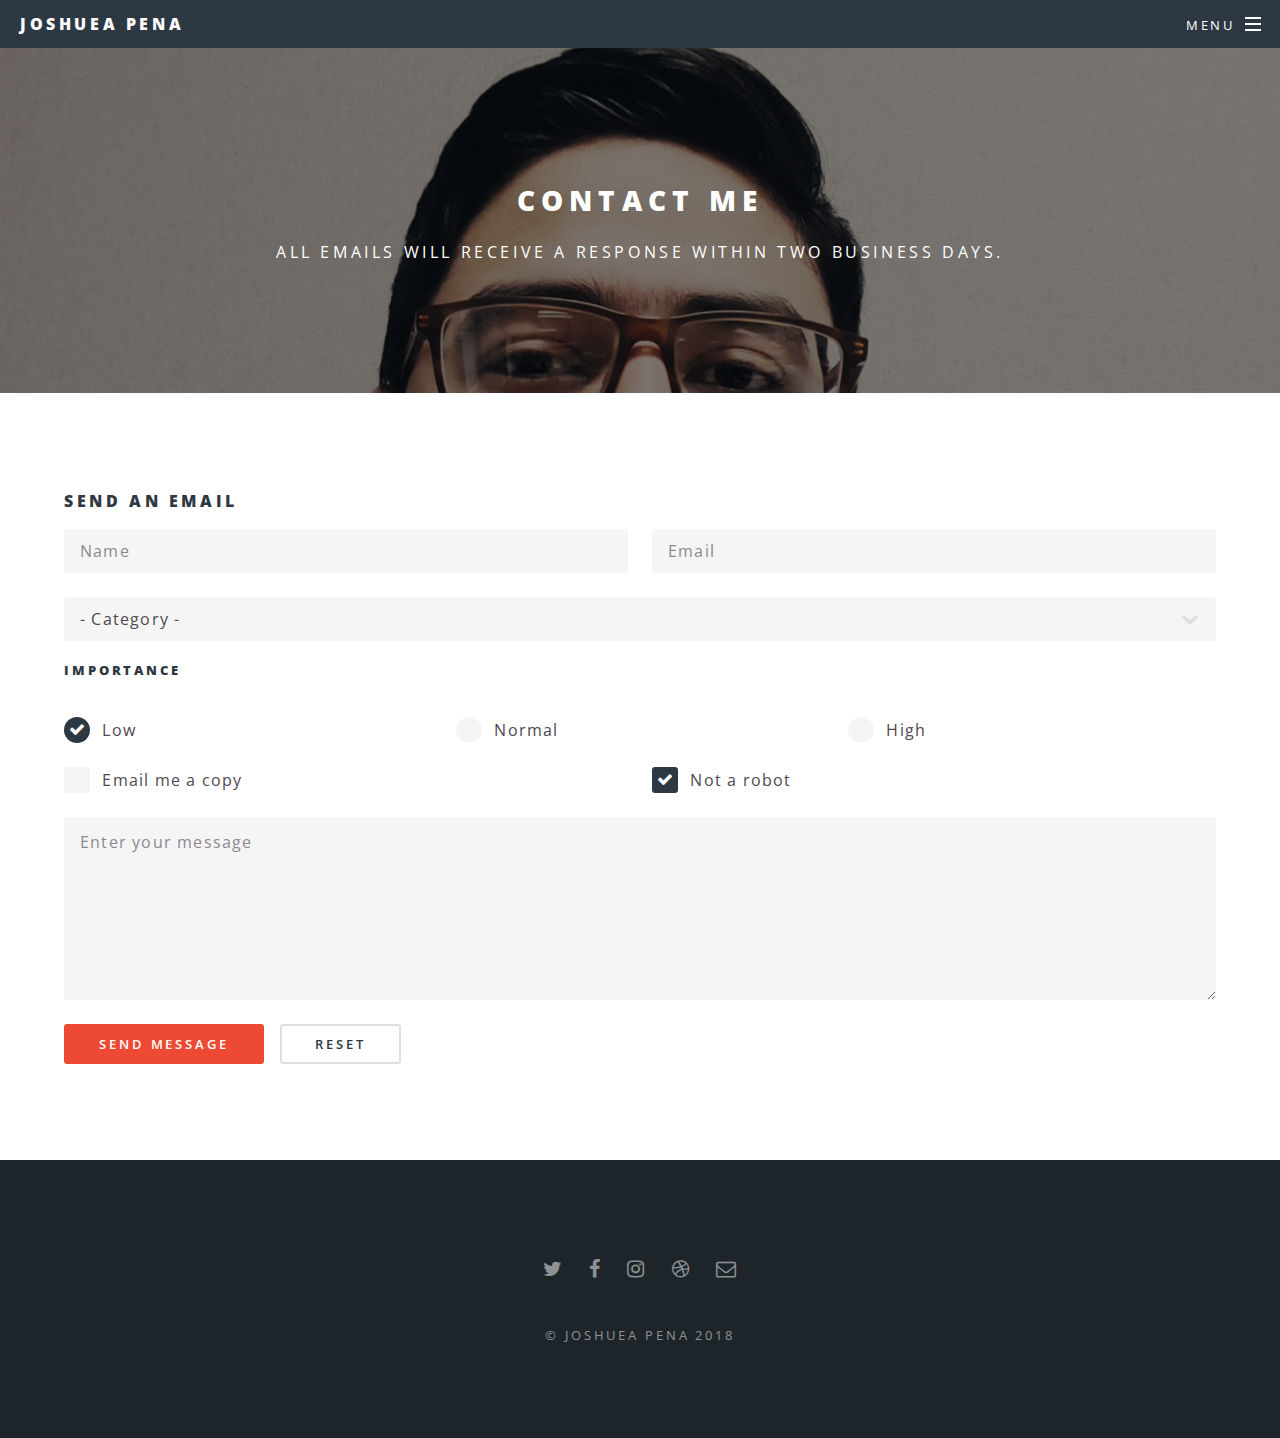
<file: contactUs.html>
<!DOCTYPE HTML>
<!--
	Spectral by HTML5 UP
	html5up.net | @ajlkn
	Free for personal and commercial use under the CCA 3.0 license (html5up.net/license)
-->
<html>
	<head>
		<title>ContactMe</title>
		<meta charset="utf-8" />
		<meta name="viewport" content="width=device-width, initial-scale=1, user-scalable=no" />
		<link rel="stylesheet" href="assets/css/main.css" />
		<noscript><link rel="stylesheet" href="assets/css/noscript.css" /></noscript>
	</head>
	<body class="is-preload">

		<!-- Page Wrapper -->
			<div id="page-wrapper">

				<!-- Header -->
					<header id="header">
						<h1><a href="index.html">Joshuea Pena</a></h1>
						<nav id="nav">
							<ul>
								<li class="special">
									<a href="#menu" class="menuToggle"><span>Menu</span></a>
									<div id="menu">
										<ul>
											<li><a href="index.html">Home</a></li>
											<li><a href="index.html#two">Education</a></li>
											<li><a href="index.html#three">Experience</a></li>
											<li><a href="contactUs.html">Contact Me</a></li>											<li><a href="#">Log In</a></li>
										</ul>
									</div>
								</li>
							</ul>
						</nav>
					</header>

				<!-- Main -->
					<article id="main">
						<header>
							<h2>Contact Me</h2>
							<p>All emails will receive a response within two business days.</p>
						</header>
							<section class="wrapper style5">
							<div class="inner">
								<section>
									<h4>Send An Email</h4>
									<form method="post" action="#">
										<div class="row gtr-uniform">
											<div class="col-6 col-12-xsmall">
												<input type="text" name="demo-name" id="demo-name" value="" placeholder="Name" />
											</div>
											<div class="col-6 col-12-xsmall">
												<input type="email" name="demo-email" id="demo-email" value="" placeholder="Email" />
											</div>
											<div class="col-12">
												<select name="demo-category" id="demo-category">
													<option value="">- Category -</option>
													<option value="1">Human Resources Agent</option>
													<option value="1">Job Opportunity</option>
													<option value="1">General Inquiry</option>
												</select>
											<div class="inner">
											<h5><br />Importance</h5></div>
										
											</div>
											<div class="col-4 col-12-small">
												<input type="radio" id="demo-priority-low" name="demo-priority" checked>
												<label for="demo-priority-low">Low</label>
											</div>
											<div class="col-4 col-12-small">
												<input type="radio" id="demo-priority-normal" name="demo-priority">
												<label for="demo-priority-normal">Normal</label>
											</div>
											<div class="col-4 col-12-small">
												<input type="radio" id="demo-priority-high" name="demo-priority">
												<label for="demo-priority-high">High</label>
											</div>
											<div class="col-6 col-12-small">
												<input type="checkbox" id="demo-copy" name="demo-copy">
												<label for="demo-copy">Email me a copy</label>
											</div>
											<div class="col-6 col-12-small">
												<input type="checkbox" id="demo-human" name="demo-human" checked>
												<label for="demo-human">Not a robot</label>
											</div>
											<div class="col-12">
												<textarea name="demo-message" id="demo-message" placeholder="Enter your message" rows="6"></textarea>
											</div>
											<div class="col-12">
												<ul class="actions">
													<li><input type="submit" value="Send Message" class="primary" /></li>
													<li><input type="reset" value="Reset" /></li>
												</ul>
											</div>
										</div>
									</form>
								</section>
							</div>
							</section>
					</article>

				<!-- Footer -->
					<footer id="footer">
						<ul class="icons">
							<li><a href="#" class="icon fa-twitter"><span class="label">Twitter</span></a></li>
							<li><a href="#" class="icon fa-facebook"><span class="label">Facebook</span></a></li>
							<li><a href="#" class="icon fa-instagram"><span class="label">Instagram</span></a></li>
							<li><a href="#" class="icon fa-dribbble"><span class="label">Dribbble</span></a></li>
							<li><a href="#" class="icon fa-envelope-o"><span class="label">Email</span></a></li>
						</ul>
						<ul class="copyright">
							<li>&copy; Joshuea Pena 2018</li>
						</ul>
					</footer>

			</div>

		<!-- Scripts -->
			<script src="assets/js/jquery.min.js"></script>
			<script src="assets/js/jquery.scrollex.min.js"></script>
			<script src="assets/js/jquery.scrolly.min.js"></script>
			<script src="assets/js/browser.min.js"></script>
			<script src="assets/js/breakpoints.min.js"></script>
			<script src="assets/js/util.js"></script>
			<script src="assets/js/main.js"></script>

	</body>
</html>
</file>
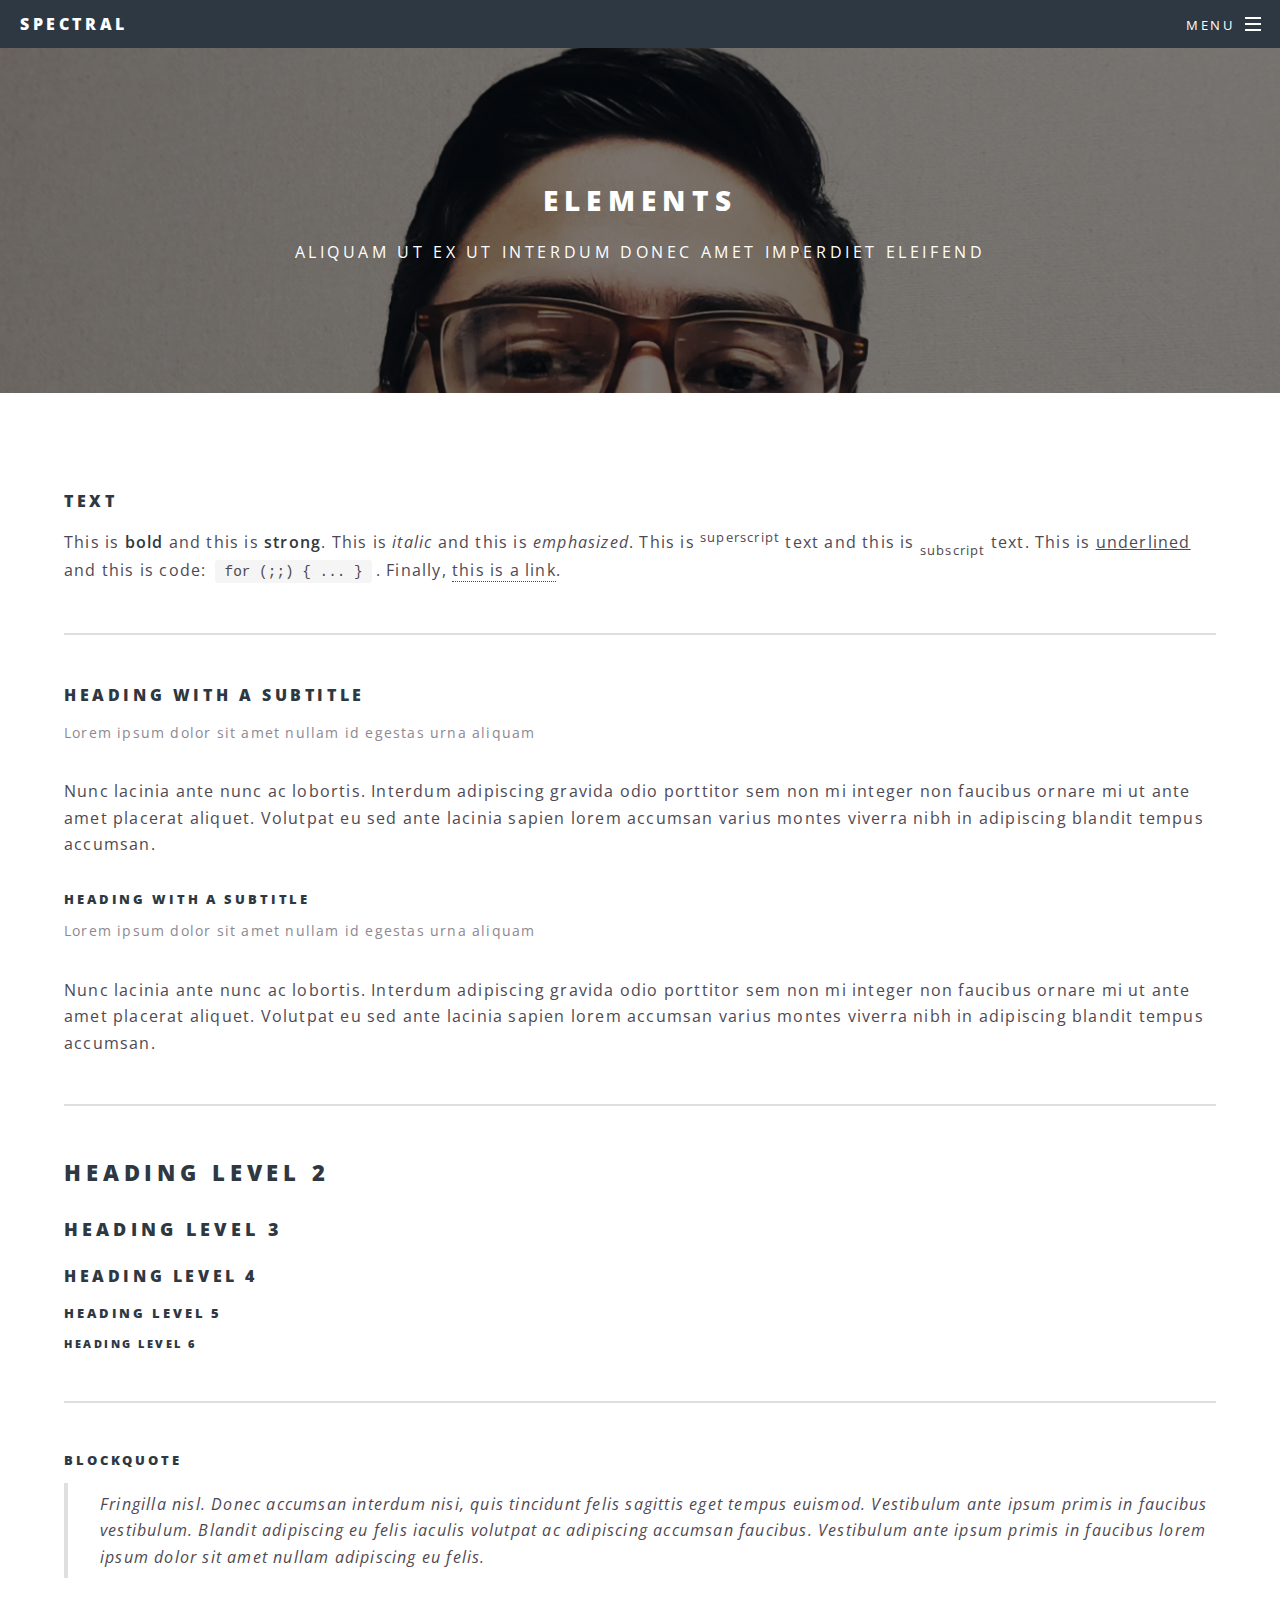
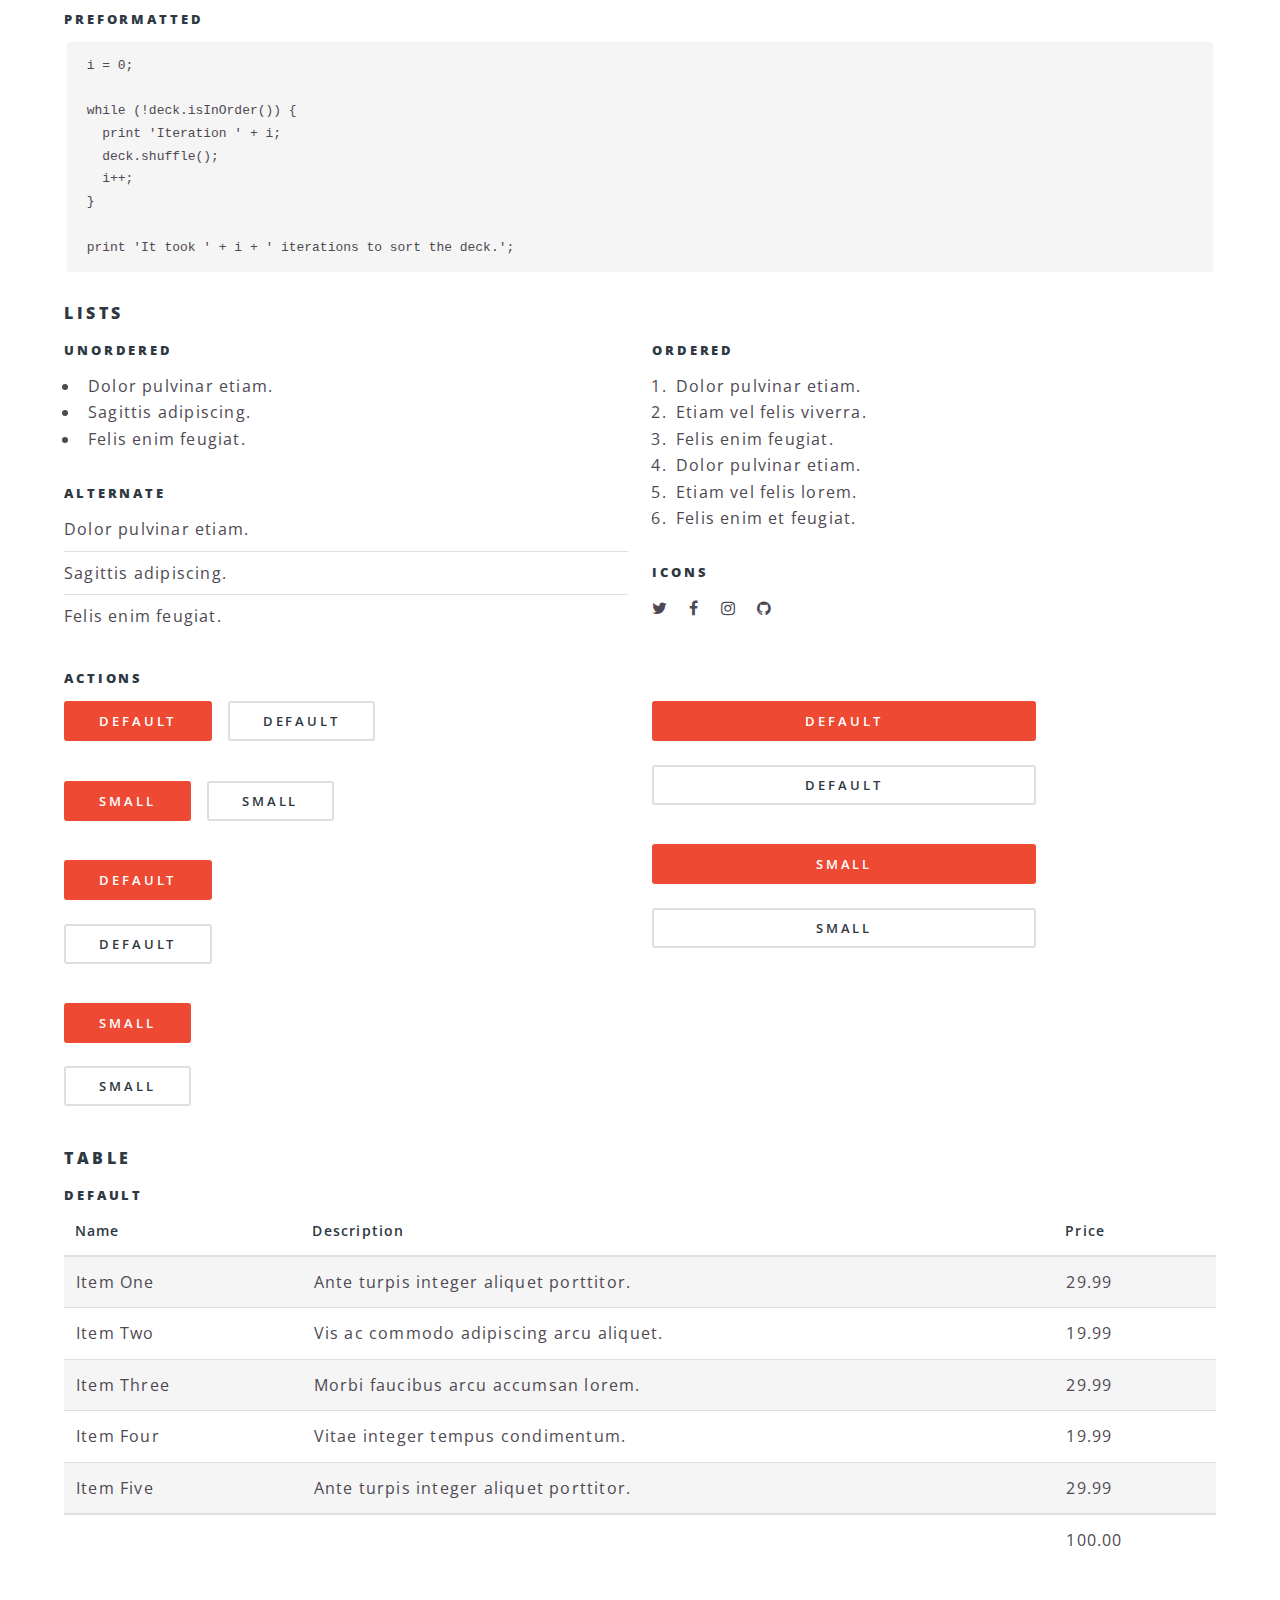
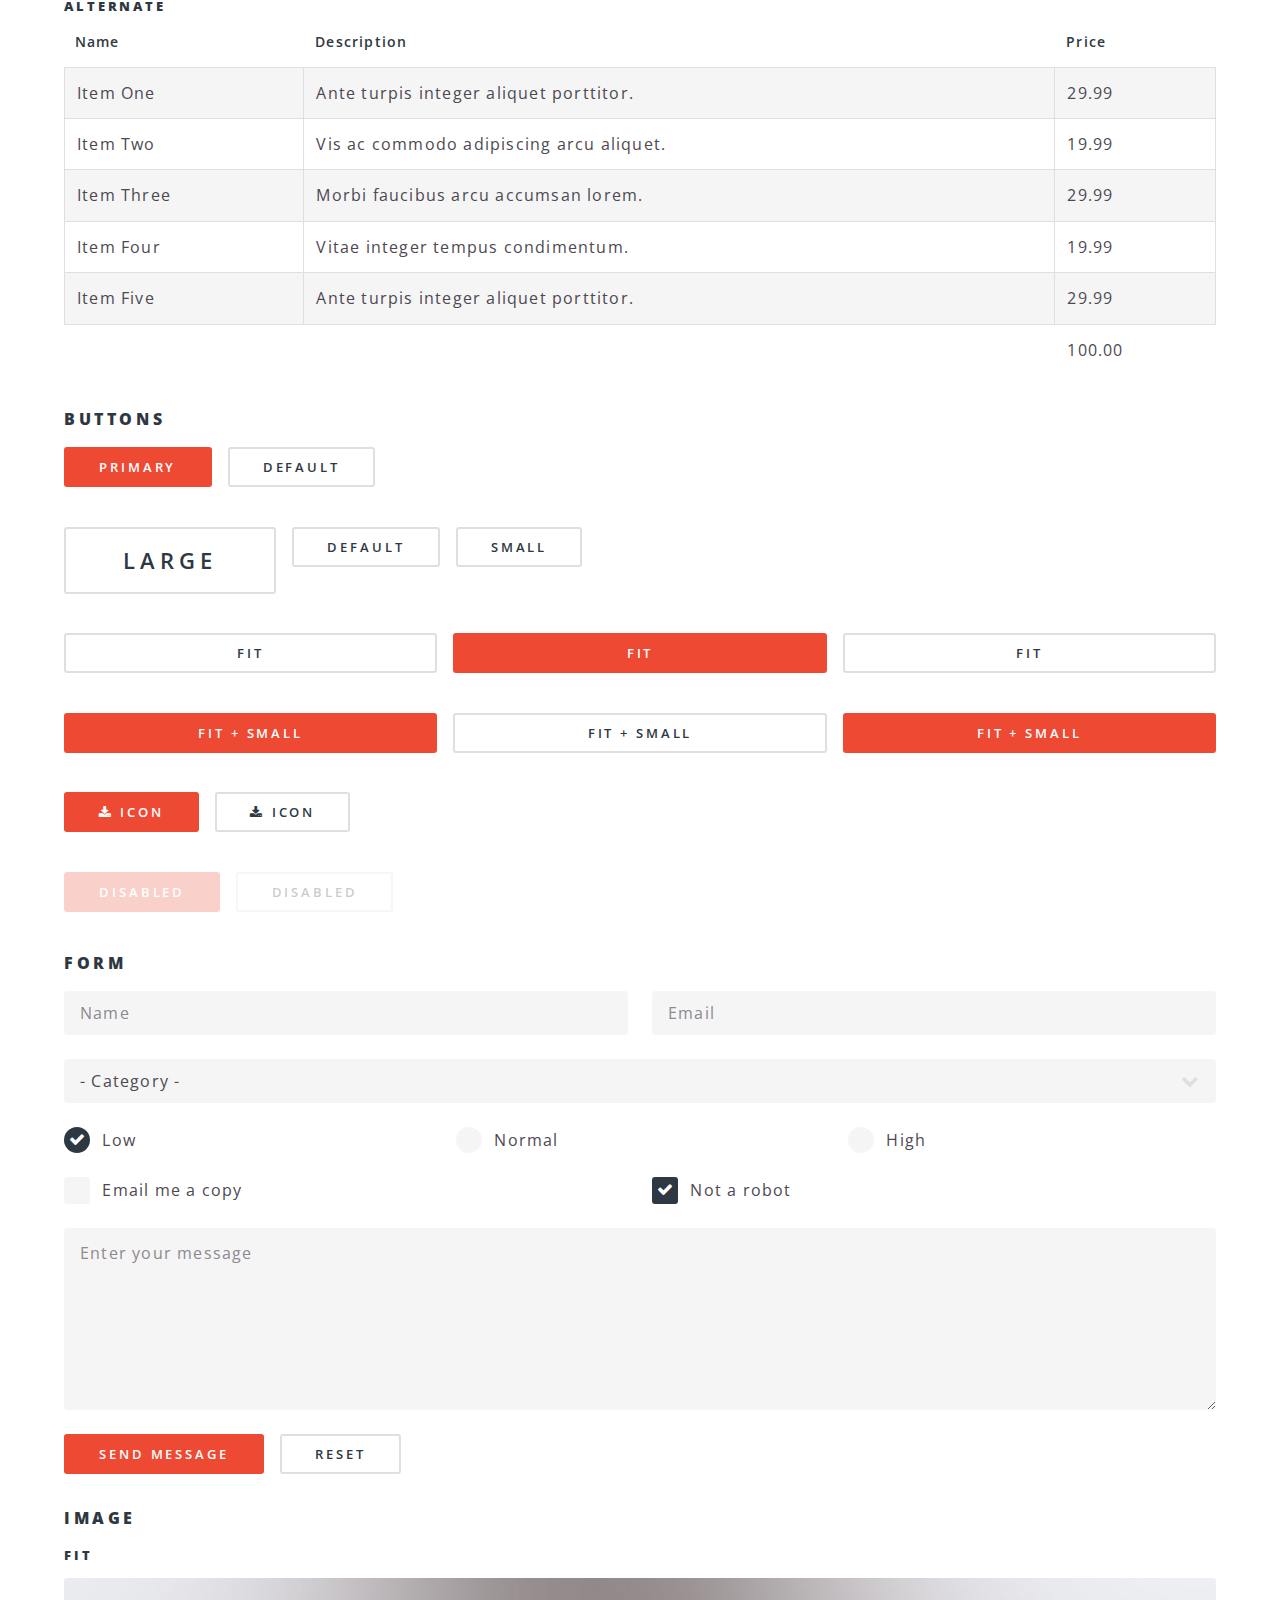
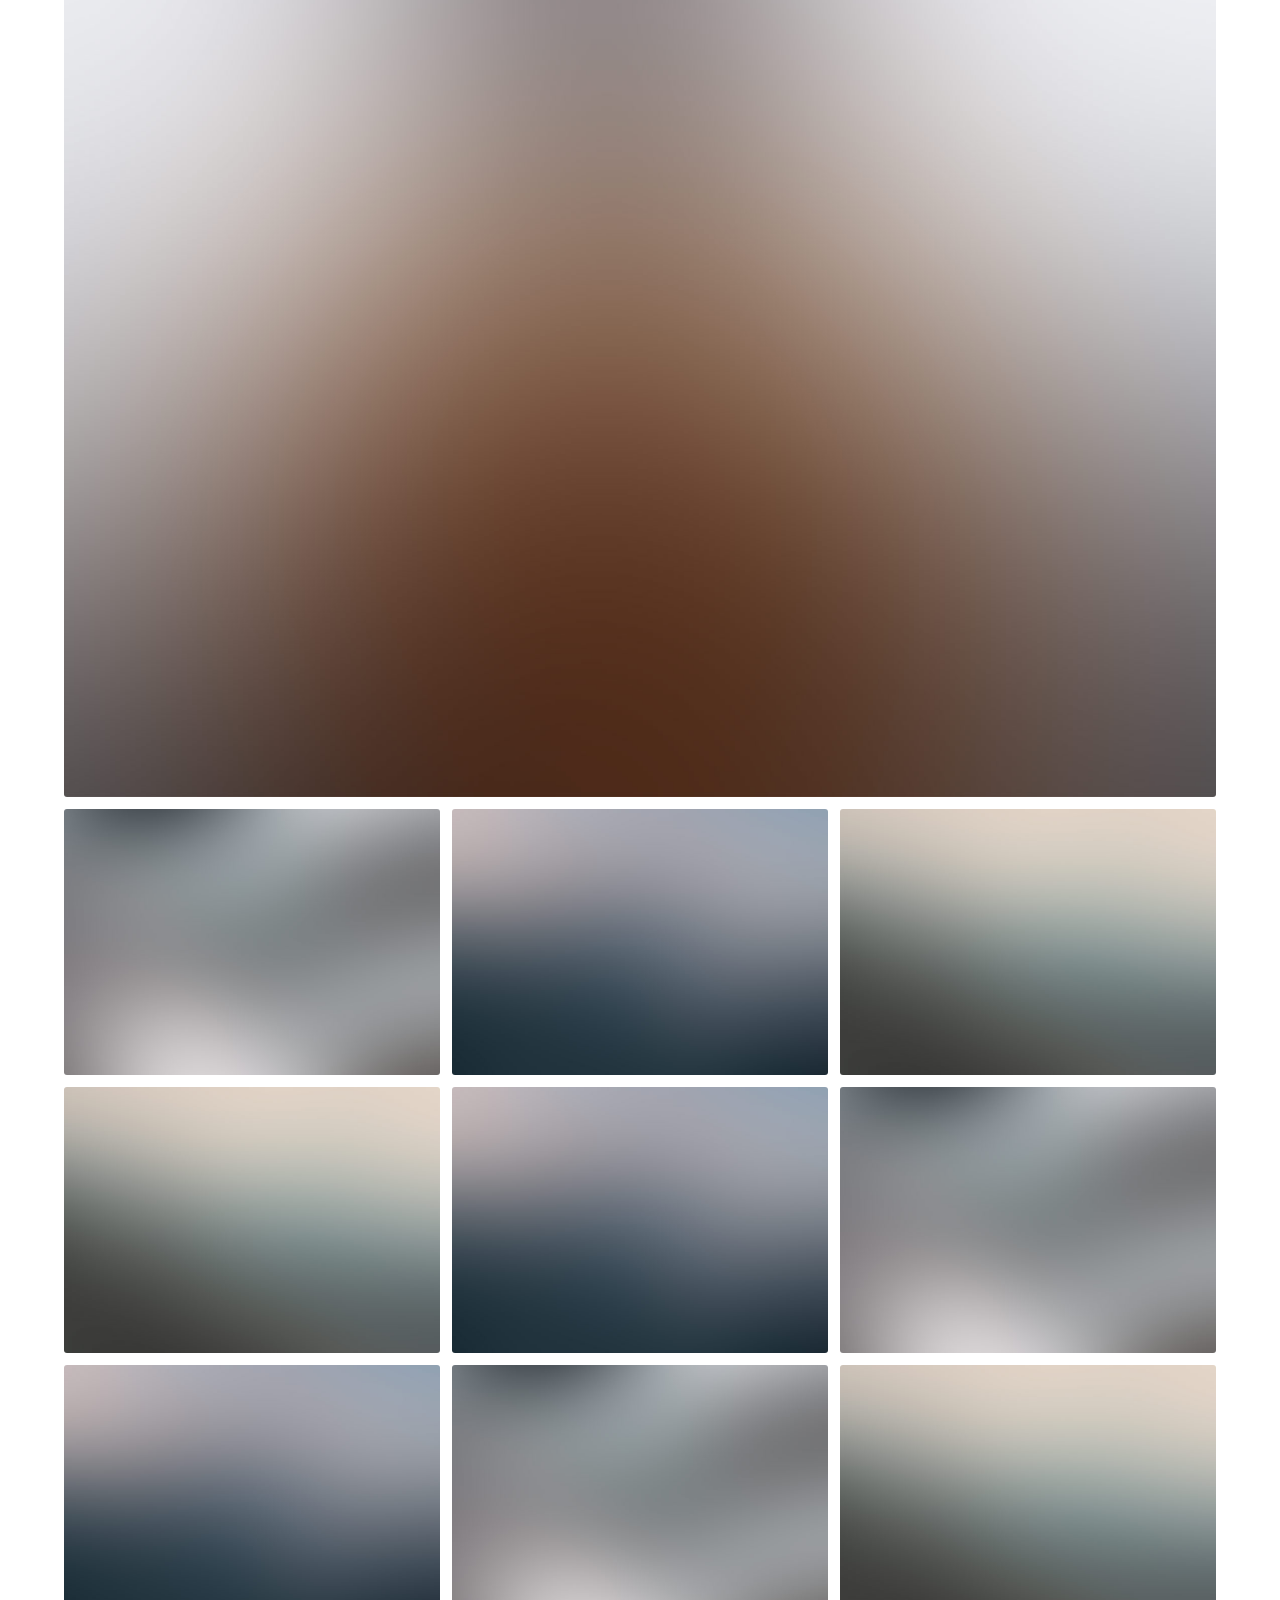
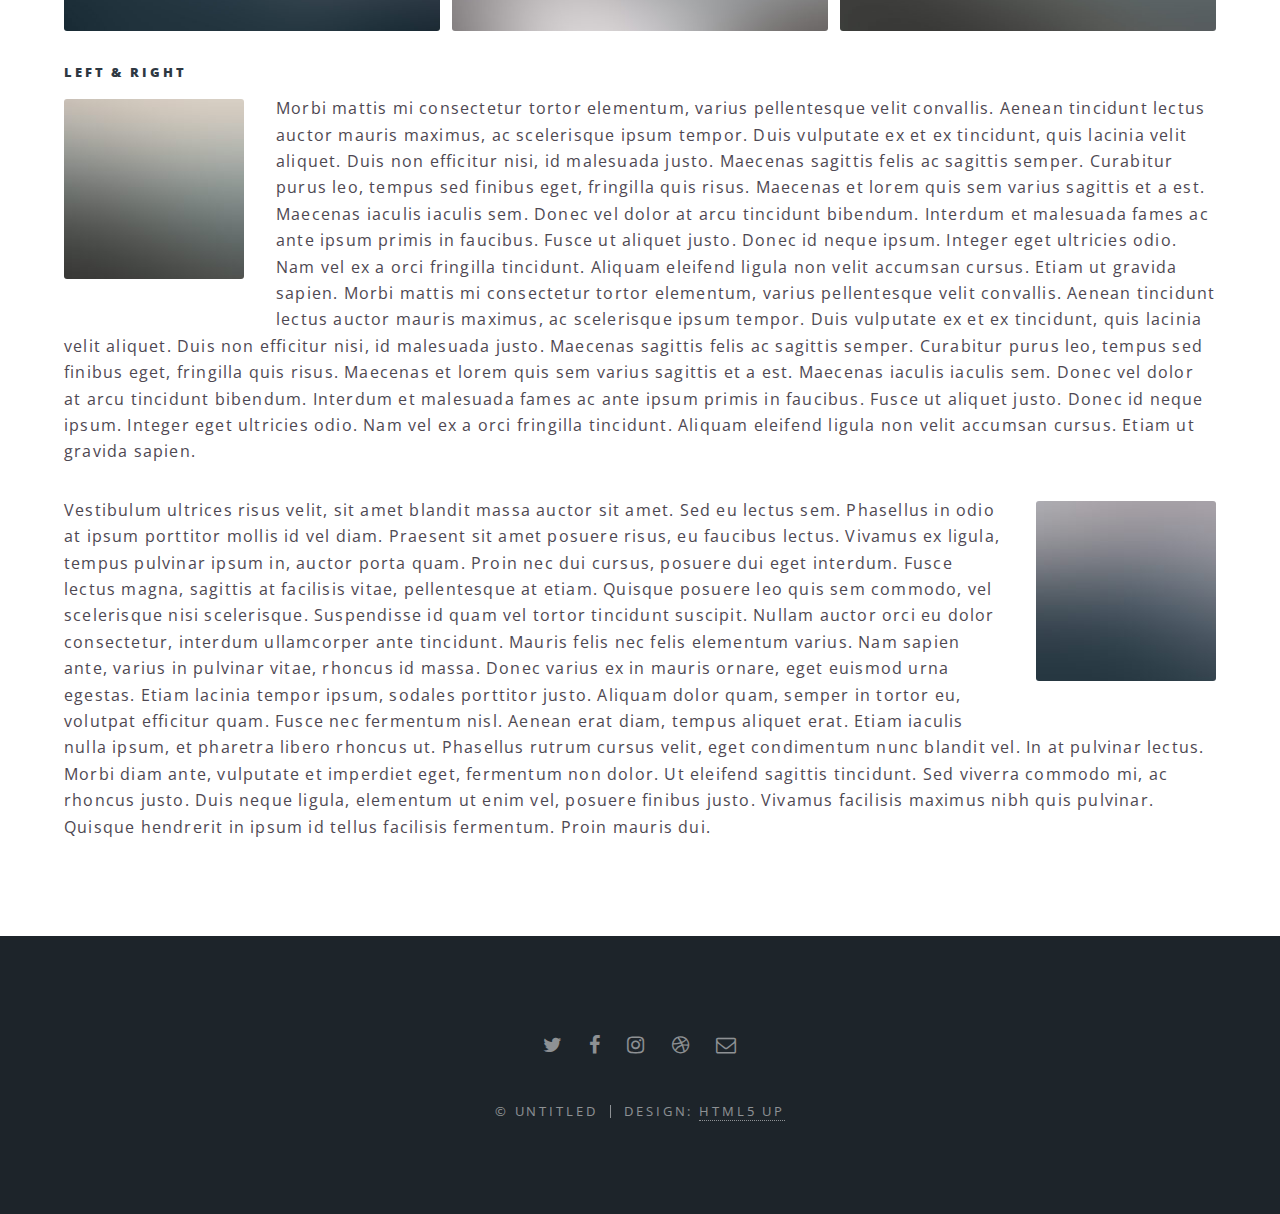
<file: elements.html>
<!DOCTYPE HTML>
<!--
	Spectral by HTML5 UP
	html5up.net | @ajlkn
	Free for personal and commercial use under the CCA 3.0 license (html5up.net/license)
-->
<html>
	<head>
		<title>Elements - Spectral by HTML5 UP</title>
		<meta charset="utf-8" />
		<meta name="viewport" content="width=device-width, initial-scale=1, user-scalable=no" />
		<link rel="stylesheet" href="assets/css/main.css" />
		<noscript><link rel="stylesheet" href="assets/css/noscript.css" /></noscript>
	</head>
	<body class="is-preload">

		<!-- Page Wrapper -->
			<div id="page-wrapper">

				<!-- Header -->
					<header id="header">
						<h1><a href="index.html">Spectral</a></h1>
						<nav id="nav">
							<ul>
								<li class="special">
									<a href="#menu" class="menuToggle"><span>Menu</span></a>
									<div id="menu">
										<ul>
											<li><a href="index.html">Home</a></li>
											<li><a href="generic.html">Generic</a></li>
											<li><a href="elements.html">Elements</a></li>
											<li><a href="#">Sign Up</a></li>
											<li><a href="#">Log In</a></li>
										</ul>
									</div>
								</li>
							</ul>
						</nav>
					</header>

				<!-- Main -->
					<article id="main">
						<header>
							<h2>Elements</h2>
							<p>Aliquam ut ex ut interdum donec amet imperdiet eleifend</p>
						</header>
						<section class="wrapper style5">
							<div class="inner">

								<section>
									<h4>Text</h4>
									<p>This is <b>bold</b> and this is <strong>strong</strong>. This is <i>italic</i> and this is <em>emphasized</em>.
									This is <sup>superscript</sup> text and this is <sub>subscript</sub> text.
									This is <u>underlined</u> and this is code: <code>for (;;) { ... }</code>. Finally, <a href="#">this is a link</a>.</p>
									<hr />
									<header>
										<h4>Heading with a Subtitle</h4>
										<p>Lorem ipsum dolor sit amet nullam id egestas urna aliquam</p>
									</header>
									<p>Nunc lacinia ante nunc ac lobortis. Interdum adipiscing gravida odio porttitor sem non mi integer non faucibus ornare mi ut ante amet placerat aliquet. Volutpat eu sed ante lacinia sapien lorem accumsan varius montes viverra nibh in adipiscing blandit tempus accumsan.</p>
									<header>
										<h5>Heading with a Subtitle</h5>
										<p>Lorem ipsum dolor sit amet nullam id egestas urna aliquam</p>
									</header>
									<p>Nunc lacinia ante nunc ac lobortis. Interdum adipiscing gravida odio porttitor sem non mi integer non faucibus ornare mi ut ante amet placerat aliquet. Volutpat eu sed ante lacinia sapien lorem accumsan varius montes viverra nibh in adipiscing blandit tempus accumsan.</p>
									<hr />
									<h2>Heading Level 2</h2>
									<h3>Heading Level 3</h3>
									<h4>Heading Level 4</h4>
									<h5>Heading Level 5</h5>
									<h6>Heading Level 6</h6>
									<hr />
									<h5>Blockquote</h5>
									<blockquote>Fringilla nisl. Donec accumsan interdum nisi, quis tincidunt felis sagittis eget tempus euismod. Vestibulum ante ipsum primis in faucibus vestibulum. Blandit adipiscing eu felis iaculis volutpat ac adipiscing accumsan faucibus. Vestibulum ante ipsum primis in faucibus lorem ipsum dolor sit amet nullam adipiscing eu felis.</blockquote>
									<h5>Preformatted</h5>
									<pre><code>i = 0;

while (!deck.isInOrder()) {
  print 'Iteration ' + i;
  deck.shuffle();
  i++;
}

print 'It took ' + i + ' iterations to sort the deck.';</code></pre>
								</section>

								<section>
									<h4>Lists</h4>
									<div class="row">
										<div class="col-6 col-12-medium">
											<h5>Unordered</h5>
											<ul>
												<li>Dolor pulvinar etiam.</li>
												<li>Sagittis adipiscing.</li>
												<li>Felis enim feugiat.</li>
											</ul>
											<h5>Alternate</h5>
											<ul class="alt">
												<li>Dolor pulvinar etiam.</li>
												<li>Sagittis adipiscing.</li>
												<li>Felis enim feugiat.</li>
											</ul>
										</div>
										<div class="col-6 col-12-medium">
											<h5>Ordered</h5>
											<ol>
												<li>Dolor pulvinar etiam.</li>
												<li>Etiam vel felis viverra.</li>
												<li>Felis enim feugiat.</li>
												<li>Dolor pulvinar etiam.</li>
												<li>Etiam vel felis lorem.</li>
												<li>Felis enim et feugiat.</li>
											</ol>
											<h5>Icons</h5>
											<ul class="icons">
												<li><a href="#" class="icon fa-twitter"><span class="label">Twitter</span></a></li>
												<li><a href="#" class="icon fa-facebook"><span class="label">Facebook</span></a></li>
												<li><a href="#" class="icon fa-instagram"><span class="label">Instagram</span></a></li>
												<li><a href="#" class="icon fa-github"><span class="label">Github</span></a></li>
											</ul>
										</div>
									</div>
									<h5>Actions</h5>
									<div class="row">
										<div class="col-6 col-12-medium">
											<ul class="actions">
												<li><a href="#" class="button primary">Default</a></li>
												<li><a href="#" class="button">Default</a></li>
											</ul>
											<ul class="actions small">
												<li><a href="#" class="button primary small">Small</a></li>
												<li><a href="#" class="button small">Small</a></li>
											</ul>
											<ul class="actions stacked">
												<li><a href="#" class="button primary">Default</a></li>
												<li><a href="#" class="button">Default</a></li>
											</ul>
											<ul class="actions stacked">
												<li><a href="#" class="button primary small">Small</a></li>
												<li><a href="#" class="button small">Small</a></li>
											</ul>
										</div>
										<div class="col-6 col-12-medium">
											<ul class="actions stacked">
												<li><a href="#" class="button primary fit">Default</a></li>
												<li><a href="#" class="button fit">Default</a></li>
											</ul>
											<ul class="actions stacked">
												<li><a href="#" class="button primary small fit">Small</a></li>
												<li><a href="#" class="button small fit">Small</a></li>
											</ul>
										</div>
									</div>
								</section>

								<section>
									<h4>Table</h4>
									<h5>Default</h5>
									<div class="table-wrapper">
										<table>
											<thead>
												<tr>
													<th>Name</th>
													<th>Description</th>
													<th>Price</th>
												</tr>
											</thead>
											<tbody>
												<tr>
													<td>Item One</td>
													<td>Ante turpis integer aliquet porttitor.</td>
													<td>29.99</td>
												</tr>
												<tr>
													<td>Item Two</td>
													<td>Vis ac commodo adipiscing arcu aliquet.</td>
													<td>19.99</td>
												</tr>
												<tr>
													<td>Item Three</td>
													<td> Morbi faucibus arcu accumsan lorem.</td>
													<td>29.99</td>
												</tr>
												<tr>
													<td>Item Four</td>
													<td>Vitae integer tempus condimentum.</td>
													<td>19.99</td>
												</tr>
												<tr>
													<td>Item Five</td>
													<td>Ante turpis integer aliquet porttitor.</td>
													<td>29.99</td>
												</tr>
											</tbody>
											<tfoot>
												<tr>
													<td colspan="2"></td>
													<td>100.00</td>
												</tr>
											</tfoot>
										</table>
									</div>

									<h5>Alternate</h5>
									<div class="table-wrapper">
										<table class="alt">
											<thead>
												<tr>
													<th>Name</th>
													<th>Description</th>
													<th>Price</th>
												</tr>
											</thead>
											<tbody>
												<tr>
													<td>Item One</td>
													<td>Ante turpis integer aliquet porttitor.</td>
													<td>29.99</td>
												</tr>
												<tr>
													<td>Item Two</td>
													<td>Vis ac commodo adipiscing arcu aliquet.</td>
													<td>19.99</td>
												</tr>
												<tr>
													<td>Item Three</td>
													<td> Morbi faucibus arcu accumsan lorem.</td>
													<td>29.99</td>
												</tr>
												<tr>
													<td>Item Four</td>
													<td>Vitae integer tempus condimentum.</td>
													<td>19.99</td>
												</tr>
												<tr>
													<td>Item Five</td>
													<td>Ante turpis integer aliquet porttitor.</td>
													<td>29.99</td>
												</tr>
											</tbody>
											<tfoot>
												<tr>
													<td colspan="2"></td>
													<td>100.00</td>
												</tr>
											</tfoot>
										</table>
									</div>
								</section>

								<section>
									<h4>Buttons</h4>
									<ul class="actions">
										<li><a href="#" class="button primary">Primary</a></li>
										<li><a href="#" class="button">Default</a></li>
									</ul>
									<ul class="actions">
										<li><a href="#" class="button large">Large</a></li>
										<li><a href="#" class="button">Default</a></li>
										<li><a href="#" class="button small">Small</a></li>
									</ul>
									<ul class="actions fit">
										<li><a href="#" class="button fit">Fit</a></li>
										<li><a href="#" class="button primary fit">Fit</a></li>
										<li><a href="#" class="button fit">Fit</a></li>
									</ul>
									<ul class="actions fit small">
										<li><a href="#" class="button primary fit small">Fit + Small</a></li>
										<li><a href="#" class="button fit small">Fit + Small</a></li>
										<li><a href="#" class="button primary fit small">Fit + Small</a></li>
									</ul>
									<ul class="actions">
										<li><a href="#" class="button primary icon fa-download">Icon</a></li>
										<li><a href="#" class="button icon fa-download">Icon</a></li>
									</ul>
									<ul class="actions">
										<li><span class="button primary disabled">Disabled</span></li>
										<li><span class="button disabled">Disabled</span></li>
									</ul>
								</section>

								<section>
									<h4>Form</h4>
									<form method="post" action="#">
										<div class="row gtr-uniform">
											<div class="col-6 col-12-xsmall">
												<input type="text" name="demo-name" id="demo-name" value="" placeholder="Name" />
											</div>
											<div class="col-6 col-12-xsmall">
												<input type="email" name="demo-email" id="demo-email" value="" placeholder="Email" />
											</div>
											<div class="col-12">
												<select name="demo-category" id="demo-category">
													<option value="">- Category -</option>
													<option value="1">Manufacturing</option>
													<option value="1">Shipping</option>
													<option value="1">Administration</option>
													<option value="1">Human Resources</option>
												</select>
											</div>
											<div class="col-4 col-12-small">
												<input type="radio" id="demo-priority-low" name="demo-priority" checked>
												<label for="demo-priority-low">Low</label>
											</div>
											<div class="col-4 col-12-small">
												<input type="radio" id="demo-priority-normal" name="demo-priority">
												<label for="demo-priority-normal">Normal</label>
											</div>
											<div class="col-4 col-12-small">
												<input type="radio" id="demo-priority-high" name="demo-priority">
												<label for="demo-priority-high">High</label>
											</div>
											<div class="col-6 col-12-small">
												<input type="checkbox" id="demo-copy" name="demo-copy">
												<label for="demo-copy">Email me a copy</label>
											</div>
											<div class="col-6 col-12-small">
												<input type="checkbox" id="demo-human" name="demo-human" checked>
												<label for="demo-human">Not a robot</label>
											</div>
											<div class="col-12">
												<textarea name="demo-message" id="demo-message" placeholder="Enter your message" rows="6"></textarea>
											</div>
											<div class="col-12">
												<ul class="actions">
													<li><input type="submit" value="Send Message" class="primary" /></li>
													<li><input type="reset" value="Reset" /></li>
												</ul>
											</div>
										</div>
									</form>
								</section>

								<section>
									<h4>Image</h4>
									<h5>Fit</h5>
									<div class="box alt">
										<div class="row gtr-50 gtr-uniform">
											<div class="col-12"><span class="image fit"><img src="images/banner.jpg" alt="" /></span></div>
											<div class="col-4"><span class="image fit"><img src="images/pic01.jpg" alt="" /></span></div>
											<div class="col-4"><span class="image fit"><img src="images/pic02.jpg" alt="" /></span></div>
											<div class="col-4"><span class="image fit"><img src="images/pic03.jpg" alt="" /></span></div>
											<div class="col-4"><span class="image fit"><img src="images/pic03.jpg" alt="" /></span></div>
											<div class="col-4"><span class="image fit"><img src="images/pic02.jpg" alt="" /></span></div>
											<div class="col-4"><span class="image fit"><img src="images/pic01.jpg" alt="" /></span></div>
											<div class="col-4"><span class="image fit"><img src="images/pic02.jpg" alt="" /></span></div>
											<div class="col-4"><span class="image fit"><img src="images/pic01.jpg" alt="" /></span></div>
											<div class="col-4"><span class="image fit"><img src="images/pic03.jpg" alt="" /></span></div>
										</div>
									</div>
									<h5>Left &amp; Right</h5>
									<p><span class="image left"><img src="images/pic04.jpg" alt="" /></span>Morbi mattis mi consectetur tortor elementum, varius pellentesque velit convallis. Aenean tincidunt lectus auctor mauris maximus, ac scelerisque ipsum tempor. Duis vulputate ex et ex tincidunt, quis lacinia velit aliquet. Duis non efficitur nisi, id malesuada justo. Maecenas sagittis felis ac sagittis semper. Curabitur purus leo, tempus sed finibus eget, fringilla quis risus. Maecenas et lorem quis sem varius sagittis et a est. Maecenas iaculis iaculis sem. Donec vel dolor at arcu tincidunt bibendum. Interdum et malesuada fames ac ante ipsum primis in faucibus. Fusce ut aliquet justo. Donec id neque ipsum. Integer eget ultricies odio. Nam vel ex a orci fringilla tincidunt. Aliquam eleifend ligula non velit accumsan cursus. Etiam ut gravida sapien. Morbi mattis mi consectetur tortor elementum, varius pellentesque velit convallis. Aenean tincidunt lectus auctor mauris maximus, ac scelerisque ipsum tempor. Duis vulputate ex et ex tincidunt, quis lacinia velit aliquet. Duis non efficitur nisi, id malesuada justo. Maecenas sagittis felis ac sagittis semper. Curabitur purus leo, tempus sed finibus eget, fringilla quis risus. Maecenas et lorem quis sem varius sagittis et a est. Maecenas iaculis iaculis sem. Donec vel dolor at arcu tincidunt bibendum. Interdum et malesuada fames ac ante ipsum primis in faucibus. Fusce ut aliquet justo. Donec id neque ipsum. Integer eget ultricies odio. Nam vel ex a orci fringilla tincidunt. Aliquam eleifend ligula non velit accumsan cursus. Etiam ut gravida sapien.</p>
									<p><span class="image right"><img src="images/pic05.jpg" alt="" /></span>Vestibulum ultrices risus velit, sit amet blandit massa auctor sit amet. Sed eu lectus sem. Phasellus in odio at ipsum porttitor mollis id vel diam. Praesent sit amet posuere risus, eu faucibus lectus. Vivamus ex ligula, tempus pulvinar ipsum in, auctor porta quam. Proin nec dui cursus, posuere dui eget interdum. Fusce lectus magna, sagittis at facilisis vitae, pellentesque at etiam. Quisque posuere leo quis sem commodo, vel scelerisque nisi scelerisque. Suspendisse id quam vel tortor tincidunt suscipit. Nullam auctor orci eu dolor consectetur, interdum ullamcorper ante tincidunt. Mauris felis nec felis elementum varius. Nam sapien ante, varius in pulvinar vitae, rhoncus id massa. Donec varius ex in mauris ornare, eget euismod urna egestas. Etiam lacinia tempor ipsum, sodales porttitor justo. Aliquam dolor quam, semper in tortor eu, volutpat efficitur quam. Fusce nec fermentum nisl. Aenean erat diam, tempus aliquet erat. Etiam iaculis nulla ipsum, et pharetra libero rhoncus ut. Phasellus rutrum cursus velit, eget condimentum nunc blandit vel. In at pulvinar lectus. Morbi diam ante, vulputate et imperdiet eget, fermentum non dolor. Ut eleifend sagittis tincidunt. Sed viverra commodo mi, ac rhoncus justo. Duis neque ligula, elementum ut enim vel, posuere finibus justo. Vivamus facilisis maximus nibh quis pulvinar. Quisque hendrerit in ipsum id tellus facilisis fermentum. Proin mauris dui.</p>
								</section>

							</div>
						</section>
					</article>

				<!-- Footer -->
					<footer id="footer">
						<ul class="icons">
							<li><a href="#" class="icon fa-twitter"><span class="label">Twitter</span></a></li>
							<li><a href="#" class="icon fa-facebook"><span class="label">Facebook</span></a></li>
							<li><a href="#" class="icon fa-instagram"><span class="label">Instagram</span></a></li>
							<li><a href="#" class="icon fa-dribbble"><span class="label">Dribbble</span></a></li>
							<li><a href="#" class="icon fa-envelope-o"><span class="label">Email</span></a></li>
						</ul>
						<ul class="copyright">
							<li>&copy; Untitled</li><li>Design: <a href="http://html5up.net">HTML5 UP</a></li>
						</ul>
					</footer>

			</div>

		<!-- Scripts -->
			<script src="assets/js/jquery.min.js"></script>
			<script src="assets/js/jquery.scrollex.min.js"></script>
			<script src="assets/js/jquery.scrolly.min.js"></script>
			<script src="assets/js/browser.min.js"></script>
			<script src="assets/js/breakpoints.min.js"></script>
			<script src="assets/js/util.js"></script>
			<script src="assets/js/main.js"></script>

	</body>
</html>
</file>
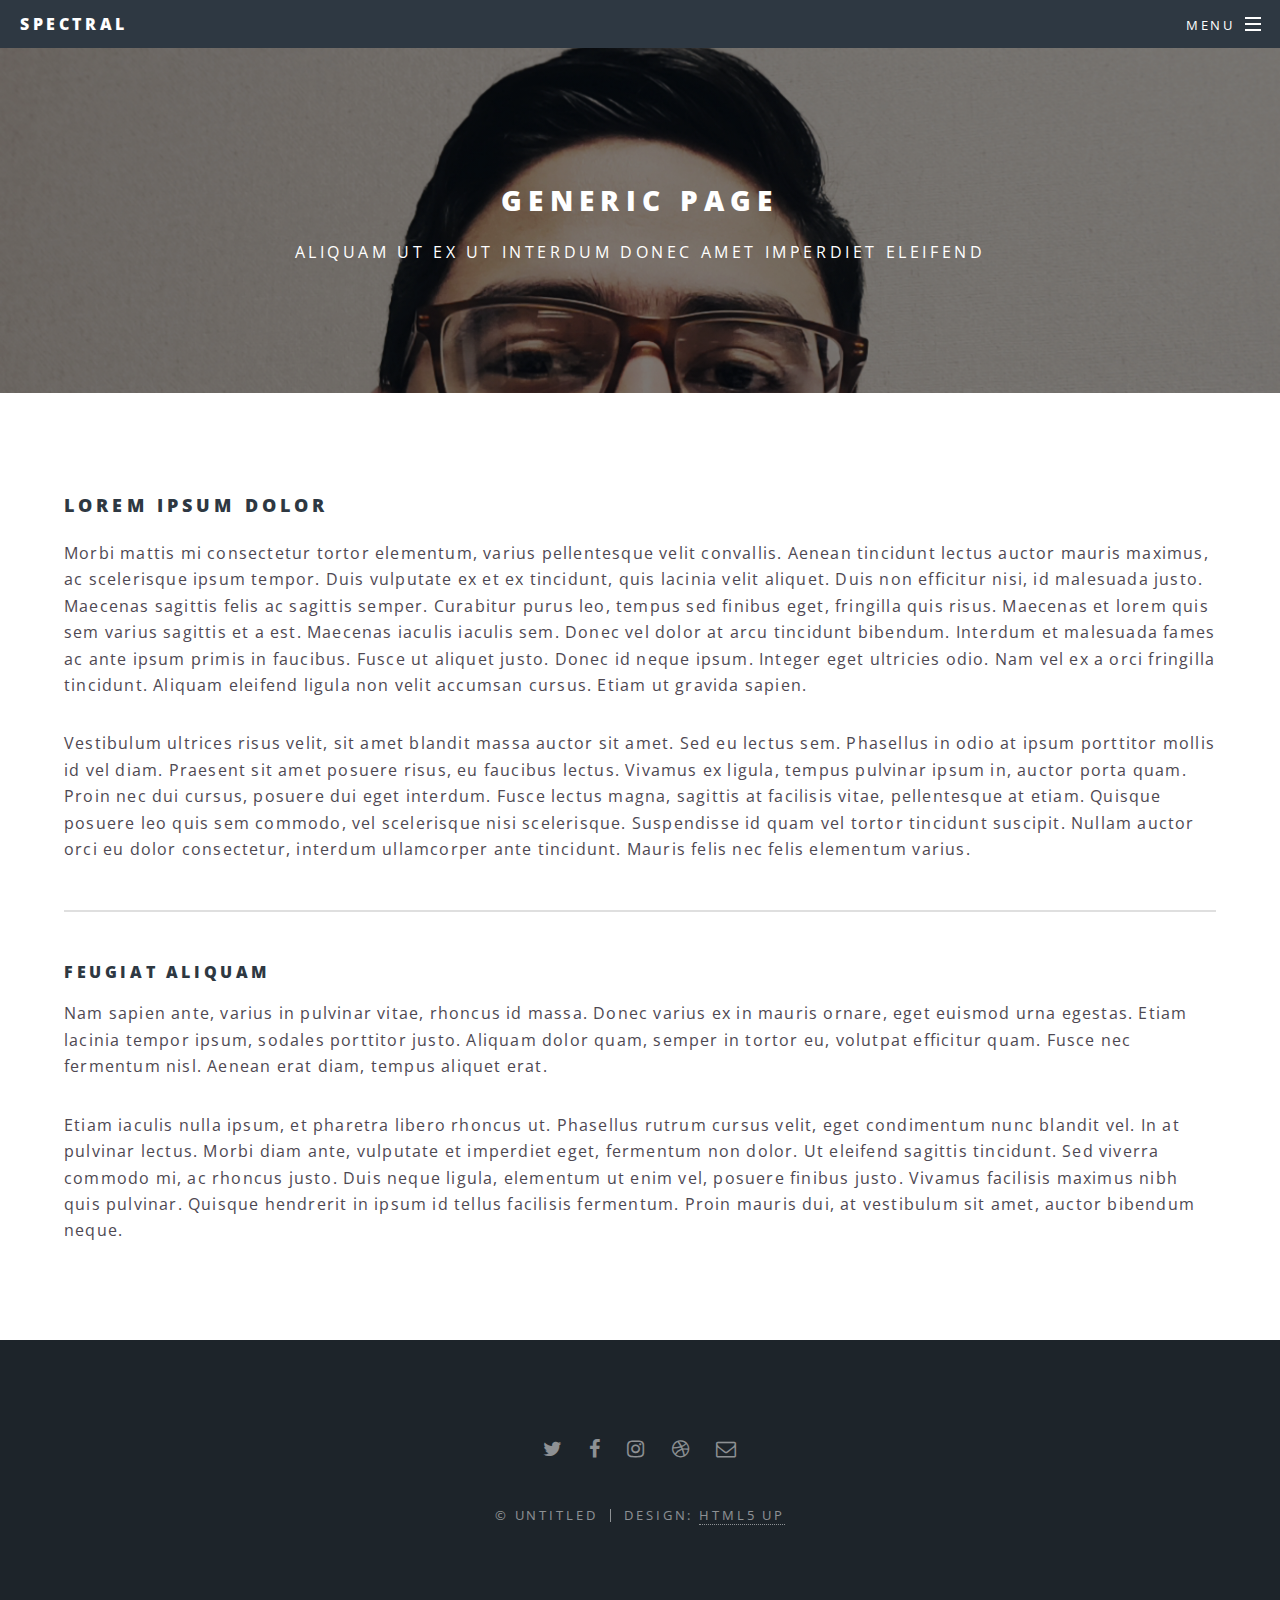
<file: generic.html>
<!DOCTYPE HTML>
<!--
	Spectral by HTML5 UP
	html5up.net | @ajlkn
	Free for personal and commercial use under the CCA 3.0 license (html5up.net/license)
-->
<html>
	<head>
		<title>Generic - Spectral by HTML5 UP</title>
		<meta charset="utf-8" />
		<meta name="viewport" content="width=device-width, initial-scale=1, user-scalable=no" />
		<link rel="stylesheet" href="assets/css/main.css" />
		<noscript><link rel="stylesheet" href="assets/css/noscript.css" /></noscript>
	</head>
	<body class="is-preload">

		<!-- Page Wrapper -->
			<div id="page-wrapper">

				<!-- Header -->
					<header id="header">
						<h1><a href="index.html">Spectral</a></h1>
						<nav id="nav">
							<ul>
								<li class="special">
									<a href="#menu" class="menuToggle"><span>Menu</span></a>
									<div id="menu">
										<ul>
											<li><a href="index.html">Home</a></li>
											<li><a href="generic.html">Generic</a></li>
											<li><a href="elements.html">Elements</a></li>
											<li><a href="#">Sign Up</a></li>
											<li><a href="#">Log In</a></li>
										</ul>
									</div>
								</li>
							</ul>
						</nav>
					</header>

				<!-- Main -->
					<article id="main">
						<header>
							<h2>Generic Page</h2>
							<p>Aliquam ut ex ut interdum donec amet imperdiet eleifend</p>
						</header>
						<section class="wrapper style5">
							<div class="inner">

								<h3>Lorem ipsum dolor</h3>
								<p>Morbi mattis mi consectetur tortor elementum, varius pellentesque velit convallis. Aenean tincidunt lectus auctor mauris maximus, ac scelerisque ipsum tempor. Duis vulputate ex et ex tincidunt, quis lacinia velit aliquet. Duis non efficitur nisi, id malesuada justo. Maecenas sagittis felis ac sagittis semper. Curabitur purus leo, tempus sed finibus eget, fringilla quis risus. Maecenas et lorem quis sem varius sagittis et a est. Maecenas iaculis iaculis sem. Donec vel dolor at arcu tincidunt bibendum. Interdum et malesuada fames ac ante ipsum primis in faucibus. Fusce ut aliquet justo. Donec id neque ipsum. Integer eget ultricies odio. Nam vel ex a orci fringilla tincidunt. Aliquam eleifend ligula non velit accumsan cursus. Etiam ut gravida sapien.</p>

								<p>Vestibulum ultrices risus velit, sit amet blandit massa auctor sit amet. Sed eu lectus sem. Phasellus in odio at ipsum porttitor mollis id vel diam. Praesent sit amet posuere risus, eu faucibus lectus. Vivamus ex ligula, tempus pulvinar ipsum in, auctor porta quam. Proin nec dui cursus, posuere dui eget interdum. Fusce lectus magna, sagittis at facilisis vitae, pellentesque at etiam. Quisque posuere leo quis sem commodo, vel scelerisque nisi scelerisque. Suspendisse id quam vel tortor tincidunt suscipit. Nullam auctor orci eu dolor consectetur, interdum ullamcorper ante tincidunt. Mauris felis nec felis elementum varius.</p>

								<hr />

								<h4>Feugiat aliquam</h4>
								<p>Nam sapien ante, varius in pulvinar vitae, rhoncus id massa. Donec varius ex in mauris ornare, eget euismod urna egestas. Etiam lacinia tempor ipsum, sodales porttitor justo. Aliquam dolor quam, semper in tortor eu, volutpat efficitur quam. Fusce nec fermentum nisl. Aenean erat diam, tempus aliquet erat.</p>

								<p>Etiam iaculis nulla ipsum, et pharetra libero rhoncus ut. Phasellus rutrum cursus velit, eget condimentum nunc blandit vel. In at pulvinar lectus. Morbi diam ante, vulputate et imperdiet eget, fermentum non dolor. Ut eleifend sagittis tincidunt. Sed viverra commodo mi, ac rhoncus justo. Duis neque ligula, elementum ut enim vel, posuere finibus justo. Vivamus facilisis maximus nibh quis pulvinar. Quisque hendrerit in ipsum id tellus facilisis fermentum. Proin mauris dui, at vestibulum sit amet, auctor bibendum neque.</p>

							</div>
						</section>
					</article>

				<!-- Footer -->
					<footer id="footer">
						<ul class="icons">
							<li><a href="#" class="icon fa-twitter"><span class="label">Twitter</span></a></li>
							<li><a href="#" class="icon fa-facebook"><span class="label">Facebook</span></a></li>
							<li><a href="#" class="icon fa-instagram"><span class="label">Instagram</span></a></li>
							<li><a href="#" class="icon fa-dribbble"><span class="label">Dribbble</span></a></li>
							<li><a href="#" class="icon fa-envelope-o"><span class="label">Email</span></a></li>
						</ul>
						<ul class="copyright">
							<li>&copy; Untitled</li><li>Design: <a href="http://html5up.net">HTML5 UP</a></li>
						</ul>
					</footer>

			</div>

		<!-- Scripts -->
			<script src="assets/js/jquery.min.js"></script>
			<script src="assets/js/jquery.scrollex.min.js"></script>
			<script src="assets/js/jquery.scrolly.min.js"></script>
			<script src="assets/js/browser.min.js"></script>
			<script src="assets/js/breakpoints.min.js"></script>
			<script src="assets/js/util.js"></script>
			<script src="assets/js/main.js"></script>

	</body>
</html>
</file>
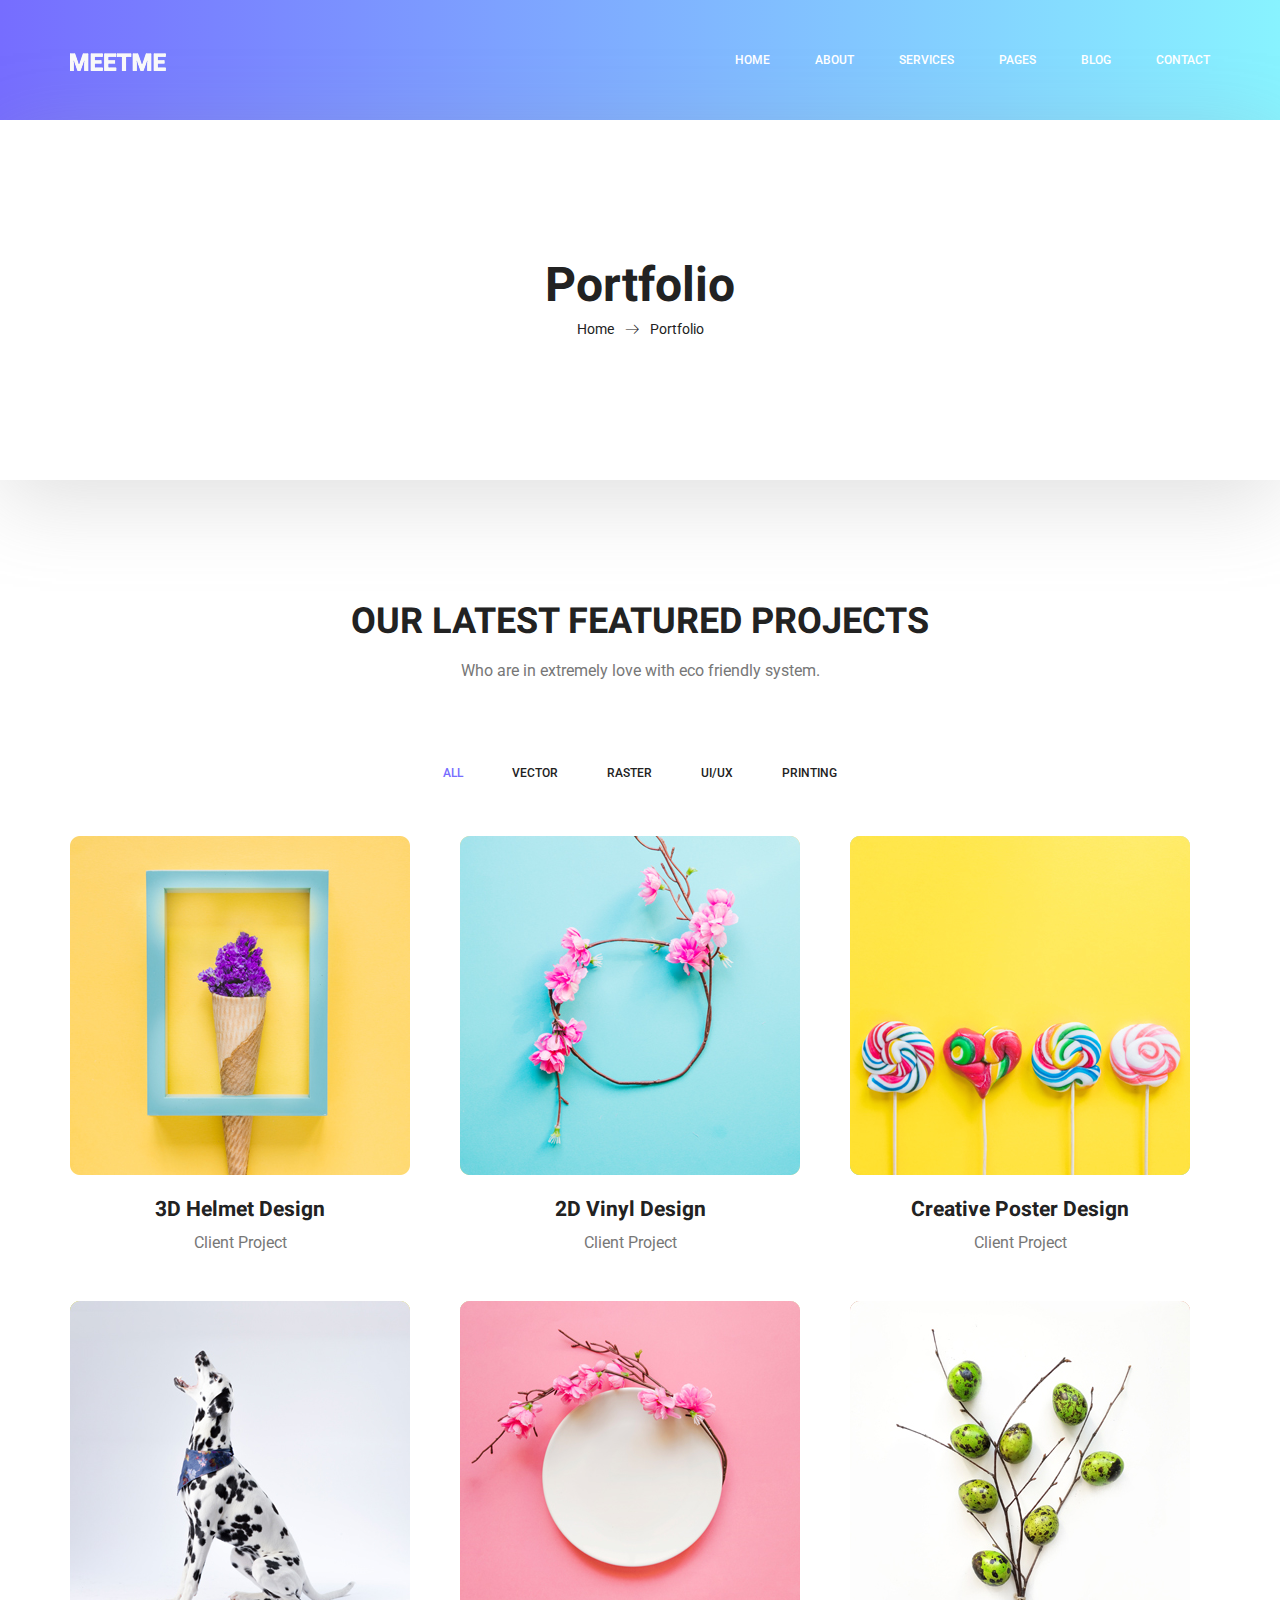
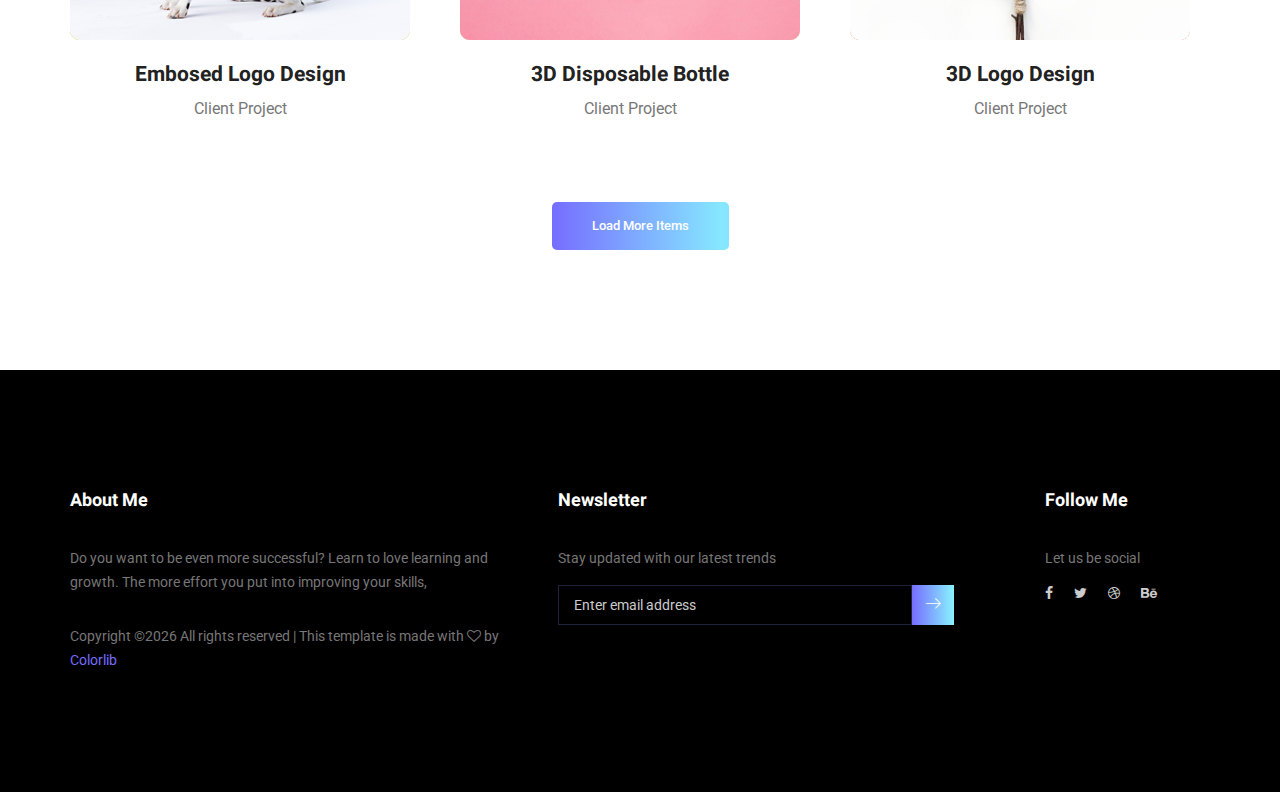
<file: portfolio.html>
<!doctype html>
<html lang="en">
    <head>
        <!-- Required meta tags -->
        <meta charset="utf-8">
        <meta name="viewport" content="width=device-width, initial-scale=1, shrink-to-fit=no">
        <link rel="icon" href="img/favicon.png" type="image/png">
        <title>MeetMe Personal</title>
        <!-- Bootstrap CSS -->
        <link rel="stylesheet" href="css/bootstrap.css">
        <link rel="stylesheet" href="vendors/linericon/style.css">
        <link rel="stylesheet" href="css/font-awesome.min.css">
        <link rel="stylesheet" href="vendors/owl-carousel/owl.carousel.min.css">
        <link rel="stylesheet" href="vendors/lightbox/simpleLightbox.css">
        <link rel="stylesheet" href="vendors/nice-select/css/nice-select.css">
        <link rel="stylesheet" href="vendors/animate-css/animate.css">
        <link rel="stylesheet" href="vendors/popup/magnific-popup.css">
        <link rel="stylesheet" href="vendors/flaticon/flaticon.css">
        <!-- main css -->
        <link rel="stylesheet" href="css/style.css">
        <link rel="stylesheet" href="css/responsive.css">
    </head>
    <body>
        
        <!--================Header Menu Area =================-->
        <header class="header_area">
            <div class="main_menu">
            	<nav class="navbar navbar-expand-lg navbar-light">
					<div class="container box_1620">
						<!-- Brand and toggle get grouped for better mobile display -->
						<a class="navbar-brand logo_h" href="index.html"><img src="img/logo.png" alt=""></a>
						<button class="navbar-toggler" type="button" data-toggle="collapse" data-target="#navbarSupportedContent" aria-controls="navbarSupportedContent" aria-expanded="false" aria-label="Toggle navigation">
							<span class="icon-bar"></span>
							<span class="icon-bar"></span>
							<span class="icon-bar"></span>
						</button>
						<!-- Collect the nav links, forms, and other content for toggling -->
						<div class="collapse navbar-collapse offset" id="navbarSupportedContent">
							<ul class="nav navbar-nav menu_nav ml-auto">
								<li class="nav-item active"><a class="nav-link" href="index.html">Home</a></li> 
								<li class="nav-item"><a class="nav-link" href="about-us.html">About</a></li> 
								<li class="nav-item"><a class="nav-link" href="services.html">Services</a></li> 
								<li class="nav-item submenu dropdown">
									<a href="#" class="nav-link dropdown-toggle" data-toggle="dropdown" role="button" aria-haspopup="true" aria-expanded="false">Pages</a>
									<ul class="dropdown-menu">
										<li class="nav-item"><a class="nav-link" href="portfolio.html">Portfolio</a></li>
										<li class="nav-item"><a class="nav-link" href="elements.html">Elements</a></li>
									</ul>
								</li> 
								<li class="nav-item submenu dropdown">
									<a href="#" class="nav-link dropdown-toggle" data-toggle="dropdown" role="button" aria-haspopup="true" aria-expanded="false">Blog</a>
									<ul class="dropdown-menu">
										<li class="nav-item"><a class="nav-link" href="blog.html">Blog</a></li>
										<li class="nav-item"><a class="nav-link" href="single-blog.html">Blog Details</a></li>
									</ul>
								</li> 
								<li class="nav-item"><a class="nav-link" href="contact.html">Contact</a></li>
							</ul>
						</div> 
					</div>
            	</nav>
            </div>
        </header>
        <!--================Header Menu Area =================-->
        
        <!--================Home Banner Area =================-->
        <section class="banner_area">
            <div class="box_1620">
				<div class="banner_inner d-flex align-items-center">
					<div class="container">
						<div class="banner_content text-center">
							<h2>Portfolio</h2>
							<div class="page_link">
								<a href="index.html">Home</a>
								<a href="portfolio.html">Portfolio</a>
							</div>
						</div>
					</div>
				</div>
            </div>
        </section>
        <!--================End Home Banner Area =================-->
        
        <!--================Home Gallery Area =================-->
        <section class="home_gallery_area p_120">
        	<div class="container">
        		<div class="main_title">
        			<h2>Our Latest Featured Projects</h2>
        			<p>Who are in extremely love with eco friendly system.</p>
        		</div>
        		<div class="isotope_fillter">
        			<ul class="gallery_filter list">
						<li class="active" data-filter="*"><a href="#">All</a></li>
						<li data-filter=".brand"><a href="#">Vector</a></li>
						<li data-filter=".manipul"><a href="#">Raster</a></li>
						<li data-filter=".creative"><a href="#">UI/UX</a></li>
						<li data-filter=".design"><a href="#">Printing</a></li>
					</ul>
        		</div>
        	</div>
        	<div class="container">
        		<div class="gallery_f_inner row imageGallery1">
        			<div class="col-lg-4 col-md-4 col-sm-6 brand manipul design print">
        				<div class="h_gallery_item">
        					<div class="g_img_item">
        						<img class="img-fluid" src="img/gallery/project-1.jpg" alt="">
        						<a class="light" href="img/gallery/project-1.jpg"><img src="img/gallery/icon.png" alt=""></a>
        					</div>
        					<div class="g_item_text">
        						<h4>3D Helmet Design</h4>
        						<p>Client Project</p>
        					</div>
        				</div>
        			</div>
        			<div class="col-lg-4 col-md-4 col-sm-6 brand manipul creative">
        				<div class="h_gallery_item">
        					<div class="g_img_item">
        						<img class="img-fluid" src="img/gallery/project-2.jpg" alt="">
        						<a class="light" href="img/gallery/project-2.jpg"><img src="img/gallery/icon.png" alt=""></a>
        					</div>
        					<div class="g_item_text">
        						<h4>2D Vinyl Design</h4>
        						<p>Client Project</p>
        					</div>
        				</div>
        			</div>
        			<div class="col-lg-4 col-md-4 col-sm-6 manipul creative design print">
        				<div class="h_gallery_item">
        					<div class="g_img_item">
        						<img class="img-fluid" src="img/gallery/project-3.jpg" alt="">
        						<a class="light" href="img/gallery/project-3.jpg"><img src="img/gallery/icon.png" alt=""></a>
        					</div>
        					<div class="g_item_text">
        						<h4>Creative Poster Design</h4>
        						<p>Client Project</p>
        					</div>
        				</div>
        			</div>
        			<div class="col-lg-4 col-md-4 col-sm-6 brand creative print">
        				<div class="h_gallery_item">
        					<div class="g_img_item">
        						<img class="img-fluid" src="img/gallery/project-4.jpg" alt="">
        						<a class="light" href="img/gallery/project-4.jpg"><img src="img/gallery/icon.png" alt=""></a>
        					</div>
        					<div class="g_item_text">
        						<h4>Embosed Logo Design</h4>
        						<p>Client Project</p>
        					</div>
        				</div>
        			</div>
        			<div class="col-lg-4 col-md-4 col-sm-6 brand manipul design">
        				<div class="h_gallery_item">
        					<div class="g_img_item">
        						<img class="img-fluid" src="img/gallery/project-5.jpg" alt="">
        						<a class="light" href="img/gallery/project-5.jpg"><img src="img/gallery/icon.png" alt=""></a>
        					</div>
        					<div class="g_item_text">
        						<h4>3D Disposable Bottle</h4>
        						<p>Client Project</p>
        					</div>
        				</div>
        			</div>
        			<div class="col-lg-4 col-md-4 col-sm-6 brand creative">
        				<div class="h_gallery_item">
        					<div class="g_img_item">
        						<img class="img-fluid" src="img/gallery/project-6.jpg" alt="">
        						<a class="light" href="img/gallery/project-6.jpg"><img src="img/gallery/icon.png" alt=""></a>
        					</div>
        					<div class="g_item_text">
        						<h4>3D Logo Design</h4>
        						<p>Client Project</p>
        					</div>
        				</div>
        			</div>
        		</div>
        		<div class="more_btn">
        			<a class="main_btn" href="#">Load More Items</a>
        		</div>
        	</div>
        </section>
        <!--================End Home Gallery Area =================-->
        
        <!--================Footer Area =================-->
        <footer class="footer_area p_120">
        	<div class="container">
        		<div class="row footer_inner">
        			<div class="col-lg-5 col-sm-6">
        				<aside class="f_widget ab_widget">
        					<div class="f_title">
        						<h3>About Me</h3>
        					</div>
        					<p>Do you want to be even more successful? Learn to love learning and growth. The more effort you put into improving your skills,</p>
        					<p><!-- Link back to Colorlib can't be removed. Template is licensed under CC BY 3.0. -->
Copyright &copy;<script>document.write(new Date().getFullYear());</script> All rights reserved | This template is made with <i class="fa fa-heart-o" aria-hidden="true"></i> by <a href="https://colorlib.com" target="_blank">Colorlib</a>
<!-- Link back to Colorlib can't be removed. Template is licensed under CC BY 3.0. --></p>
        				</aside>
        			</div>
        			<div class="col-lg-5 col-sm-6">
        				<aside class="f_widget news_widget">
        					<div class="f_title">
        						<h3>Newsletter</h3>
        					</div>
        					<p>Stay updated with our latest trends</p>
        					<div id="mc_embed_signup">
                                <form target="_blank" action="https://spondonit.us12.list-manage.com/subscribe/post?u=1462626880ade1ac87bd9c93a&amp;id=92a4423d01" method="get" class="subscribe_form relative">
                                	<div class="input-group d-flex flex-row">
                                        <input name="EMAIL" placeholder="Enter email address" onfocus="this.placeholder = ''" onblur="this.placeholder = 'Email Address '" required="" type="email">
                                        <button class="btn sub-btn"><span class="lnr lnr-arrow-right"></span></button>		
                                    </div>				
                                    <div class="mt-10 info"></div>
                                </form>
                            </div>
        				</aside>
        			</div>
        			<div class="col-lg-2">
        				<aside class="f_widget social_widget">
        					<div class="f_title">
        						<h3>Follow Me</h3>
        					</div>
        					<p>Let us be social</p>
        					<ul class="list">
        						<li><a href="#"><i class="fa fa-facebook"></i></a></li>
        						<li><a href="#"><i class="fa fa-twitter"></i></a></li>
        						<li><a href="#"><i class="fa fa-dribbble"></i></a></li>
        						<li><a href="#"><i class="fa fa-behance"></i></a></li>
        					</ul>
        				</aside>
        			</div>
        		</div>
        	</div>
        </footer>
        <!--================End Footer Area =================-->
        
        
        
        
        <!-- Optional JavaScript -->
        <!-- jQuery first, then Popper.js, then Bootstrap JS -->
        <script src="js/jquery-3.3.1.min.js"></script>
        <script src="js/popper.js"></script>
        <script src="js/bootstrap.min.js"></script>
        <script src="js/stellar.js"></script>
        <script src="vendors/lightbox/simpleLightbox.min.js"></script>
        <script src="vendors/nice-select/js/jquery.nice-select.min.js"></script>
        <script src="vendors/isotope/imagesloaded.pkgd.min.js"></script>
        <script src="vendors/isotope/isotope.pkgd.min.js"></script>
        <script src="vendors/owl-carousel/owl.carousel.min.js"></script>
        <script src="vendors/popup/jquery.magnific-popup.min.js"></script>
        <script src="js/jquery.ajaxchimp.min.js"></script>
        <script src="vendors/counter-up/jquery.waypoints.min.js"></script>
        <script src="vendors/counter-up/jquery.counterup.min.js"></script>
        <script src="js/mail-script.js"></script>
        <script src="js/theme.js"></script>
    </body>
</html>
</file>
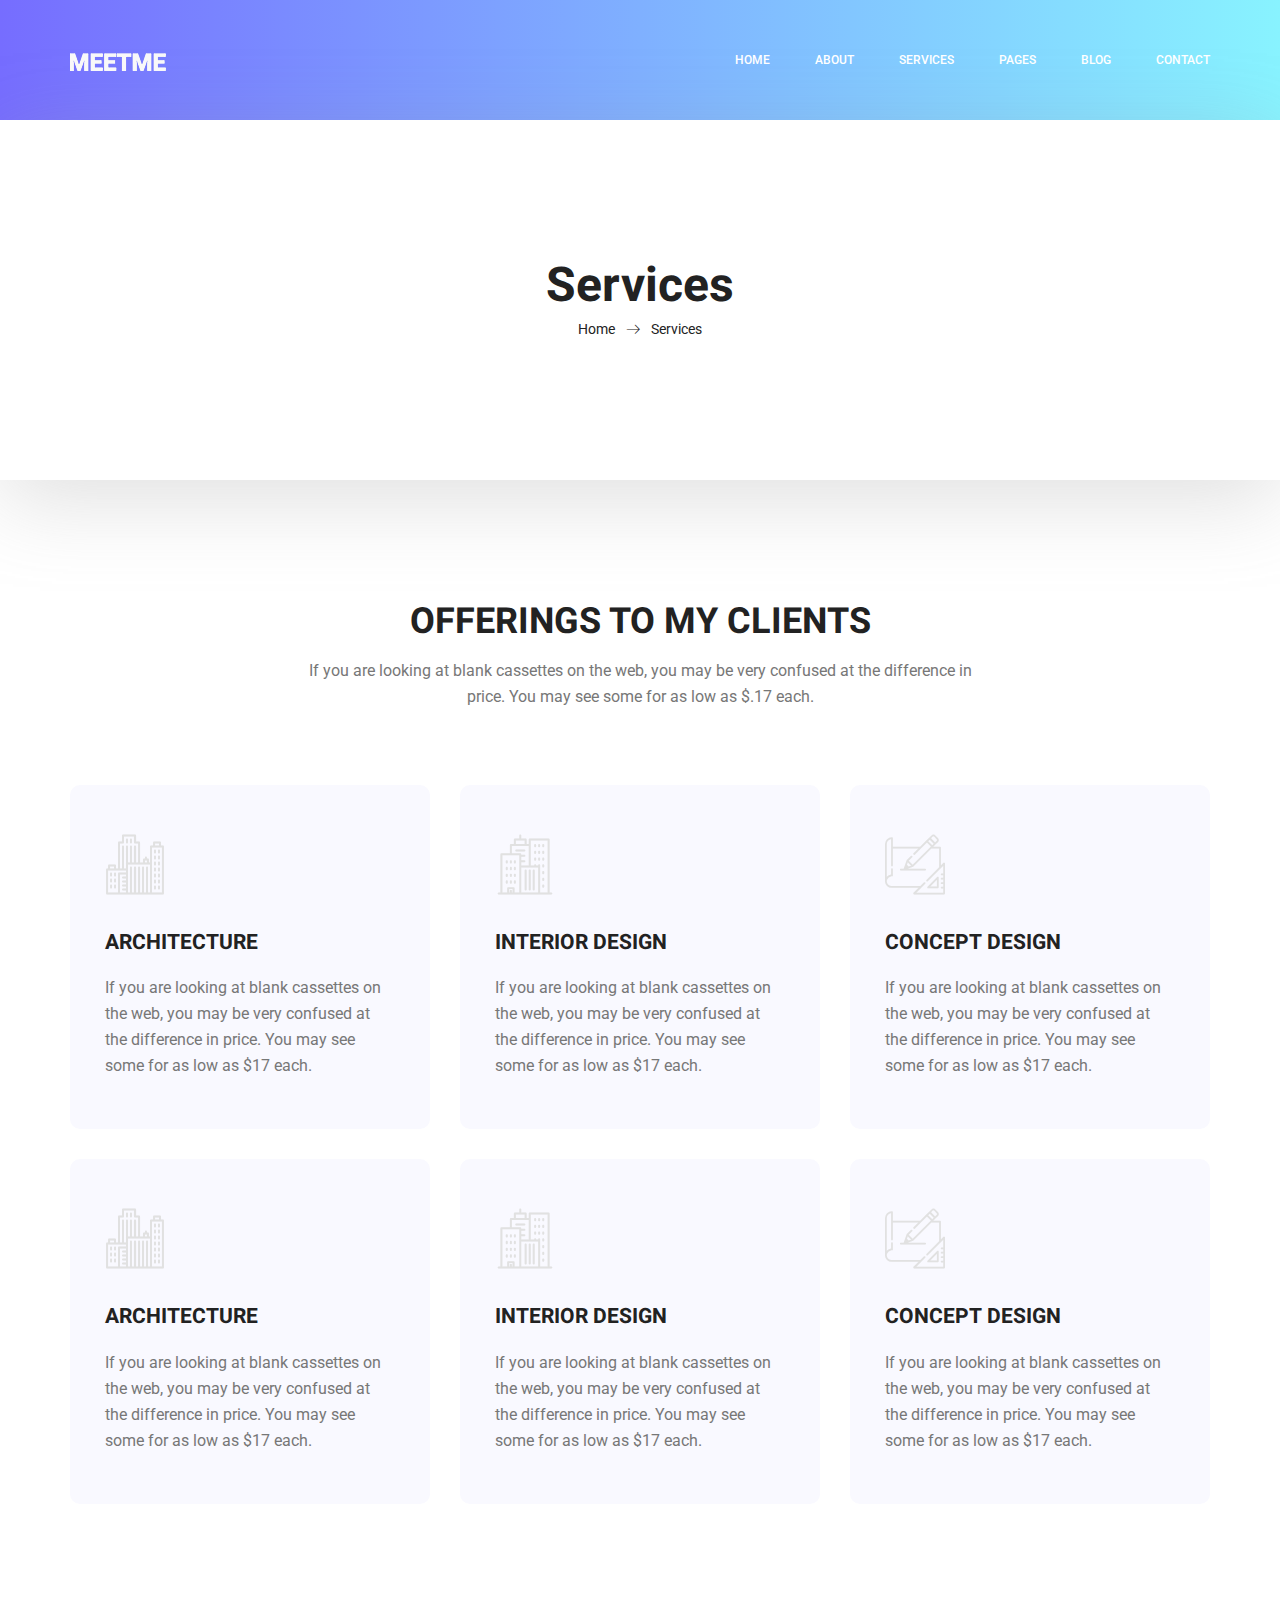
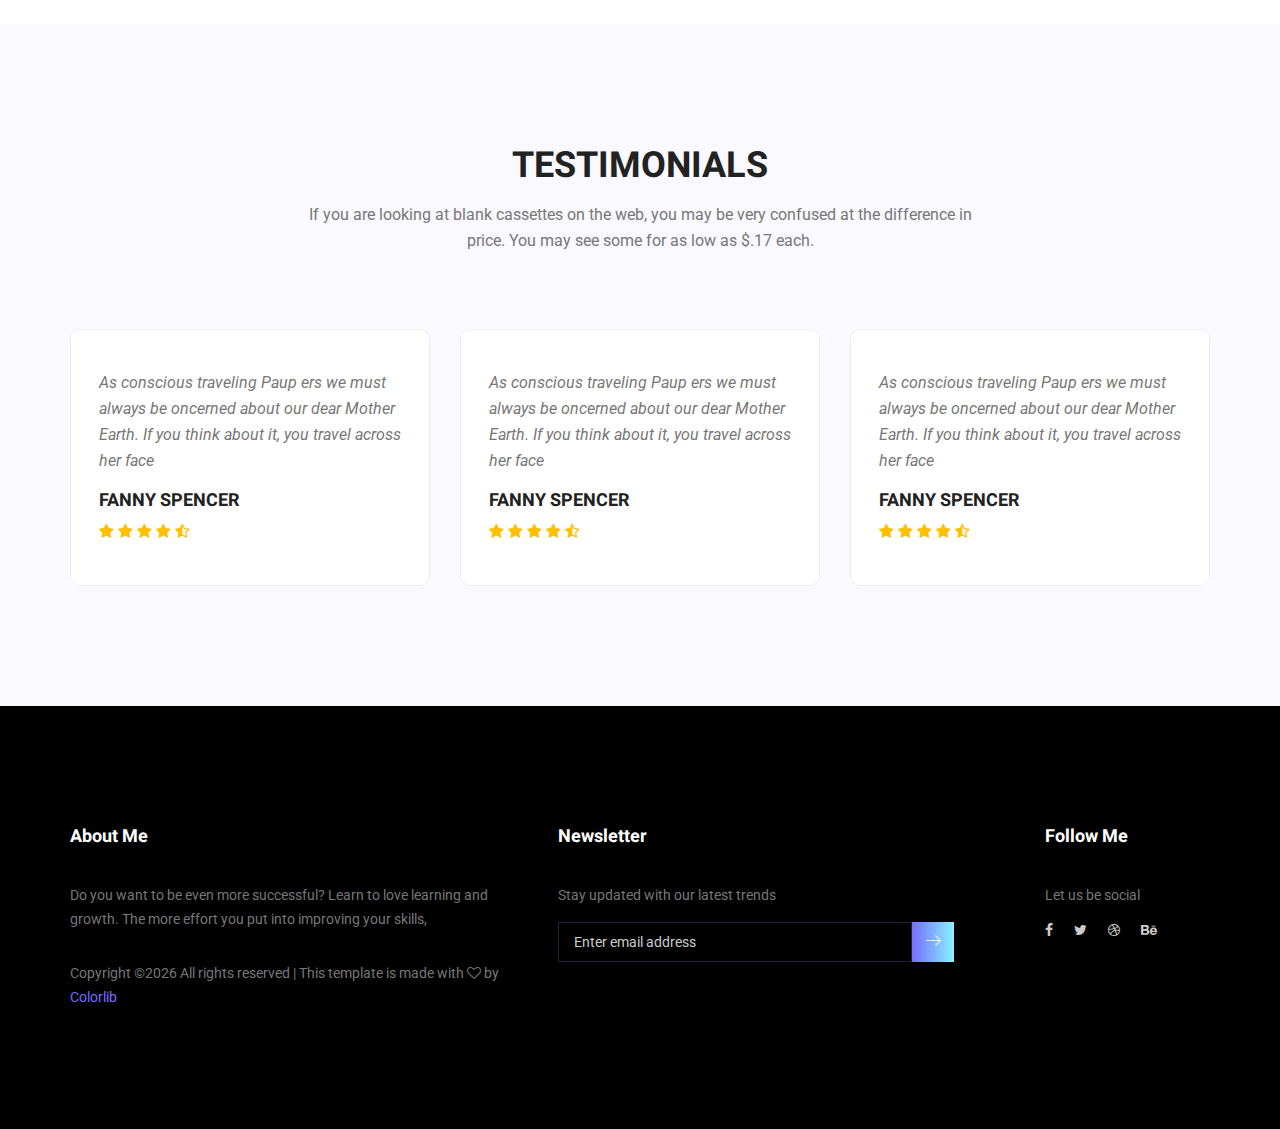
<file: services.html>
<!doctype html>
<html lang="en">
    <head>
        <!-- Required meta tags -->
        <meta charset="utf-8">
        <meta name="viewport" content="width=device-width, initial-scale=1, shrink-to-fit=no">
        <link rel="icon" href="img/favicon.png" type="image/png">
        <title>MeetMe Personal</title>
        <!-- Bootstrap CSS -->
        <link rel="stylesheet" href="css/bootstrap.css">
        <link rel="stylesheet" href="vendors/linericon/style.css">
        <link rel="stylesheet" href="css/font-awesome.min.css">
        <link rel="stylesheet" href="vendors/owl-carousel/owl.carousel.min.css">
        <link rel="stylesheet" href="vendors/lightbox/simpleLightbox.css">
        <link rel="stylesheet" href="vendors/nice-select/css/nice-select.css">
        <link rel="stylesheet" href="vendors/animate-css/animate.css">
        <link rel="stylesheet" href="vendors/popup/magnific-popup.css">
        <link rel="stylesheet" href="vendors/flaticon/flaticon.css">
        <!-- main css -->
        <link rel="stylesheet" href="css/style.css">
        <link rel="stylesheet" href="css/responsive.css">
    </head>
    <body>
        
        <!--================Header Menu Area =================-->
        <header class="header_area">
            <div class="main_menu">
            	<nav class="navbar navbar-expand-lg navbar-light">
					<div class="container box_1620">
						<!-- Brand and toggle get grouped for better mobile display -->
						<a class="navbar-brand logo_h" href="index.html"><img src="img/logo.png" alt=""></a>
						<button class="navbar-toggler" type="button" data-toggle="collapse" data-target="#navbarSupportedContent" aria-controls="navbarSupportedContent" aria-expanded="false" aria-label="Toggle navigation">
							<span class="icon-bar"></span>
							<span class="icon-bar"></span>
							<span class="icon-bar"></span>
						</button>
						<!-- Collect the nav links, forms, and other content for toggling -->
						<div class="collapse navbar-collapse offset" id="navbarSupportedContent">
							<ul class="nav navbar-nav menu_nav ml-auto">
								<li class="nav-item active"><a class="nav-link" href="index.html">Home</a></li> 
								<li class="nav-item"><a class="nav-link" href="about-us.html">About</a></li> 
								<li class="nav-item"><a class="nav-link" href="services.html">Services</a></li> 
								<li class="nav-item submenu dropdown">
									<a href="#" class="nav-link dropdown-toggle" data-toggle="dropdown" role="button" aria-haspopup="true" aria-expanded="false">Pages</a>
									<ul class="dropdown-menu">
										<li class="nav-item"><a class="nav-link" href="portfolio.html">Portfolio</a></li>
										<li class="nav-item"><a class="nav-link" href="elements.html">Elements</a></li>
									</ul>
								</li> 
								<li class="nav-item submenu dropdown">
									<a href="#" class="nav-link dropdown-toggle" data-toggle="dropdown" role="button" aria-haspopup="true" aria-expanded="false">Blog</a>
									<ul class="dropdown-menu">
										<li class="nav-item"><a class="nav-link" href="blog.html">Blog</a></li>
										<li class="nav-item"><a class="nav-link" href="single-blog.html">Blog Details</a></li>
									</ul>
								</li> 
								<li class="nav-item"><a class="nav-link" href="contact.html">Contact</a></li>
							</ul>
						</div> 
					</div>
            	</nav>
            </div>
        </header>
        <!--================Header Menu Area =================-->
        
        <!--================Home Banner Area =================-->
        <section class="banner_area">
            <div class="box_1620">
				<div class="banner_inner d-flex align-items-center">
					<div class="container">
						<div class="banner_content text-center">
							<h2>Services</h2>
							<div class="page_link">
								<a href="index.html">Home</a>
								<a href="services.html">Services</a>
							</div>
						</div>
					</div>
				</div>
            </div>
        </section>
        <!--================End Home Banner Area =================-->
        
        <!--================Feature Area =================-->
        <section class="feature_area white_feature p_120">
        	<div class="container">
        		<div class="main_title">
        			<h2>offerings to my clients</h2>
        			<p>If you are looking at blank cassettes on the web, you may be very confused at the difference in price. You may see some for as low as $.17 each.</p>
        		</div>
        		<div class="feature_inner row">
        			<div class="col-lg-4 col-md-6">
        				<div class="feature_item">
        					<i class="flaticon-city"></i>
        					<h4>Architecture</h4>
        					<p>If you are looking at blank cassettes on the web, you may be very confused at the difference in price. You may see some for as low as $17 each.</p>
        				</div>
        			</div>
        			<div class="col-lg-4 col-md-6">
        				<div class="feature_item">
        					<i class="flaticon-skyline"></i>
        					<h4>Interior Design</h4>
        					<p>If you are looking at blank cassettes on the web, you may be very confused at the difference in price. You may see some for as low as $17 each.</p>
        				</div>
        			</div>
        			<div class="col-lg-4 col-md-6">
        				<div class="feature_item">
        					<i class="flaticon-sketch"></i>
        					<h4>Concept Design</h4>
        					<p>If you are looking at blank cassettes on the web, you may be very confused at the difference in price. You may see some for as low as $17 each.</p>
        				</div>
        			</div>
        			<div class="col-lg-4 col-md-6">
        				<div class="feature_item">
        					<i class="flaticon-city"></i>
        					<h4>Architecture</h4>
        					<p>If you are looking at blank cassettes on the web, you may be very confused at the difference in price. You may see some for as low as $17 each.</p>
        				</div>
        			</div>
        			<div class="col-lg-4 col-md-6">
        				<div class="feature_item">
        					<i class="flaticon-skyline"></i>
        					<h4>Interior Design</h4>
        					<p>If you are looking at blank cassettes on the web, you may be very confused at the difference in price. You may see some for as low as $17 each.</p>
        				</div>
        			</div>
        			<div class="col-lg-4 col-md-6">
        				<div class="feature_item">
        					<i class="flaticon-sketch"></i>
        					<h4>Concept Design</h4>
        					<p>If you are looking at blank cassettes on the web, you may be very confused at the difference in price. You may see some for as low as $17 each.</p>
        				</div>
        			</div>
        		</div>
        	</div>
        </section>
        <!--================End Feature Area =================-->
        
        <!--================Testimonials Area =================-->
        <section class="testimonials_area p_120">
        	<div class="container">
        		<div class="main_title">
        			<h2>Testimonials</h2>
        			<p>If you are looking at blank cassettes on the web, you may be very confused at the difference in price. You may see some for as low as $.17 each.</p>
        		</div>
        		<div class="testi_inner">
					<div class="testi_slider owl-carousel">
						<div class="item">
							<div class="testi_item">
								<p>As conscious traveling Paup ers we must always be oncerned about our dear Mother Earth. If you think about it, you travel across her face</p>
								<h4>Fanny Spencer</h4>
								<a href="#"><i class="fa fa-star"></i></a>
								<a href="#"><i class="fa fa-star"></i></a>
								<a href="#"><i class="fa fa-star"></i></a>
								<a href="#"><i class="fa fa-star"></i></a>
								<a href="#"><i class="fa fa-star-half-o"></i></a>
							</div>
						</div>
						<div class="item">
							<div class="testi_item">
								<p>As conscious traveling Paup ers we must always be oncerned about our dear Mother Earth. If you think about it, you travel across her face</p>
								<h4>Fanny Spencer</h4>
								<a href="#"><i class="fa fa-star"></i></a>
								<a href="#"><i class="fa fa-star"></i></a>
								<a href="#"><i class="fa fa-star"></i></a>
								<a href="#"><i class="fa fa-star"></i></a>
								<a href="#"><i class="fa fa-star-half-o"></i></a>
							</div>
						</div>
						<div class="item">
							<div class="testi_item">
								<p>As conscious traveling Paup ers we must always be oncerned about our dear Mother Earth. If you think about it, you travel across her face</p>
								<h4>Fanny Spencer</h4>
								<a href="#"><i class="fa fa-star"></i></a>
								<a href="#"><i class="fa fa-star"></i></a>
								<a href="#"><i class="fa fa-star"></i></a>
								<a href="#"><i class="fa fa-star"></i></a>
								<a href="#"><i class="fa fa-star-half-o"></i></a>
							</div>
						</div>
					</div>
        		</div>
        	</div>
        </section>
        <!--================End Testimonials Area =================-->
        
        <!--================Footer Area =================-->
        <footer class="footer_area p_120">
        	<div class="container">
        		<div class="row footer_inner">
        			<div class="col-lg-5 col-sm-6">
        				<aside class="f_widget ab_widget">
        					<div class="f_title">
        						<h3>About Me</h3>
        					</div>
        					<p>Do you want to be even more successful? Learn to love learning and growth. The more effort you put into improving your skills,</p>
        					<p><!-- Link back to Colorlib can't be removed. Template is licensed under CC BY 3.0. -->
Copyright &copy;<script>document.write(new Date().getFullYear());</script> All rights reserved | This template is made with <i class="fa fa-heart-o" aria-hidden="true"></i> by <a href="https://colorlib.com" target="_blank">Colorlib</a>
<!-- Link back to Colorlib can't be removed. Template is licensed under CC BY 3.0. --></p>
        				</aside>
        			</div>
        			<div class="col-lg-5 col-sm-6">
        				<aside class="f_widget news_widget">
        					<div class="f_title">
        						<h3>Newsletter</h3>
        					</div>
        					<p>Stay updated with our latest trends</p>
        					<div id="mc_embed_signup">
                                <form target="_blank" action="https://spondonit.us12.list-manage.com/subscribe/post?u=1462626880ade1ac87bd9c93a&amp;id=92a4423d01" method="get" class="subscribe_form relative">
                                	<div class="input-group d-flex flex-row">
                                        <input name="EMAIL" placeholder="Enter email address" onfocus="this.placeholder = ''" onblur="this.placeholder = 'Email Address '" required="" type="email">
                                        <button class="btn sub-btn"><span class="lnr lnr-arrow-right"></span></button>		
                                    </div>				
                                    <div class="mt-10 info"></div>
                                </form>
                            </div>
        				</aside>
        			</div>
        			<div class="col-lg-2">
        				<aside class="f_widget social_widget">
        					<div class="f_title">
        						<h3>Follow Me</h3>
        					</div>
        					<p>Let us be social</p>
        					<ul class="list">
        						<li><a href="#"><i class="fa fa-facebook"></i></a></li>
        						<li><a href="#"><i class="fa fa-twitter"></i></a></li>
        						<li><a href="#"><i class="fa fa-dribbble"></i></a></li>
        						<li><a href="#"><i class="fa fa-behance"></i></a></li>
        					</ul>
        				</aside>
        			</div>
        		</div>
        	</div>
        </footer>
        <!--================End Footer Area =================-->
        
        
        
        
        <!-- Optional JavaScript -->
        <!-- jQuery first, then Popper.js, then Bootstrap JS -->
        <script src="js/jquery-3.3.1.min.js"></script>
        <script src="js/popper.js"></script>
        <script src="js/bootstrap.min.js"></script>
        <script src="js/stellar.js"></script>
        <script src="vendors/lightbox/simpleLightbox.min.js"></script>
        <script src="vendors/nice-select/js/jquery.nice-select.min.js"></script>
        <script src="vendors/isotope/imagesloaded.pkgd.min.js"></script>
        <script src="vendors/isotope/isotope.pkgd.min.js"></script>
        <script src="vendors/owl-carousel/owl.carousel.min.js"></script>
        <script src="vendors/popup/jquery.magnific-popup.min.js"></script>
        <script src="js/jquery.ajaxchimp.min.js"></script>
        <script src="vendors/counter-up/jquery.waypoints.min.js"></script>
        <script src="vendors/counter-up/jquery.counterup.min.js"></script>
        <script src="js/mail-script.js"></script>
        <script src="js/theme.js"></script>
    </body>
</html>
</file>
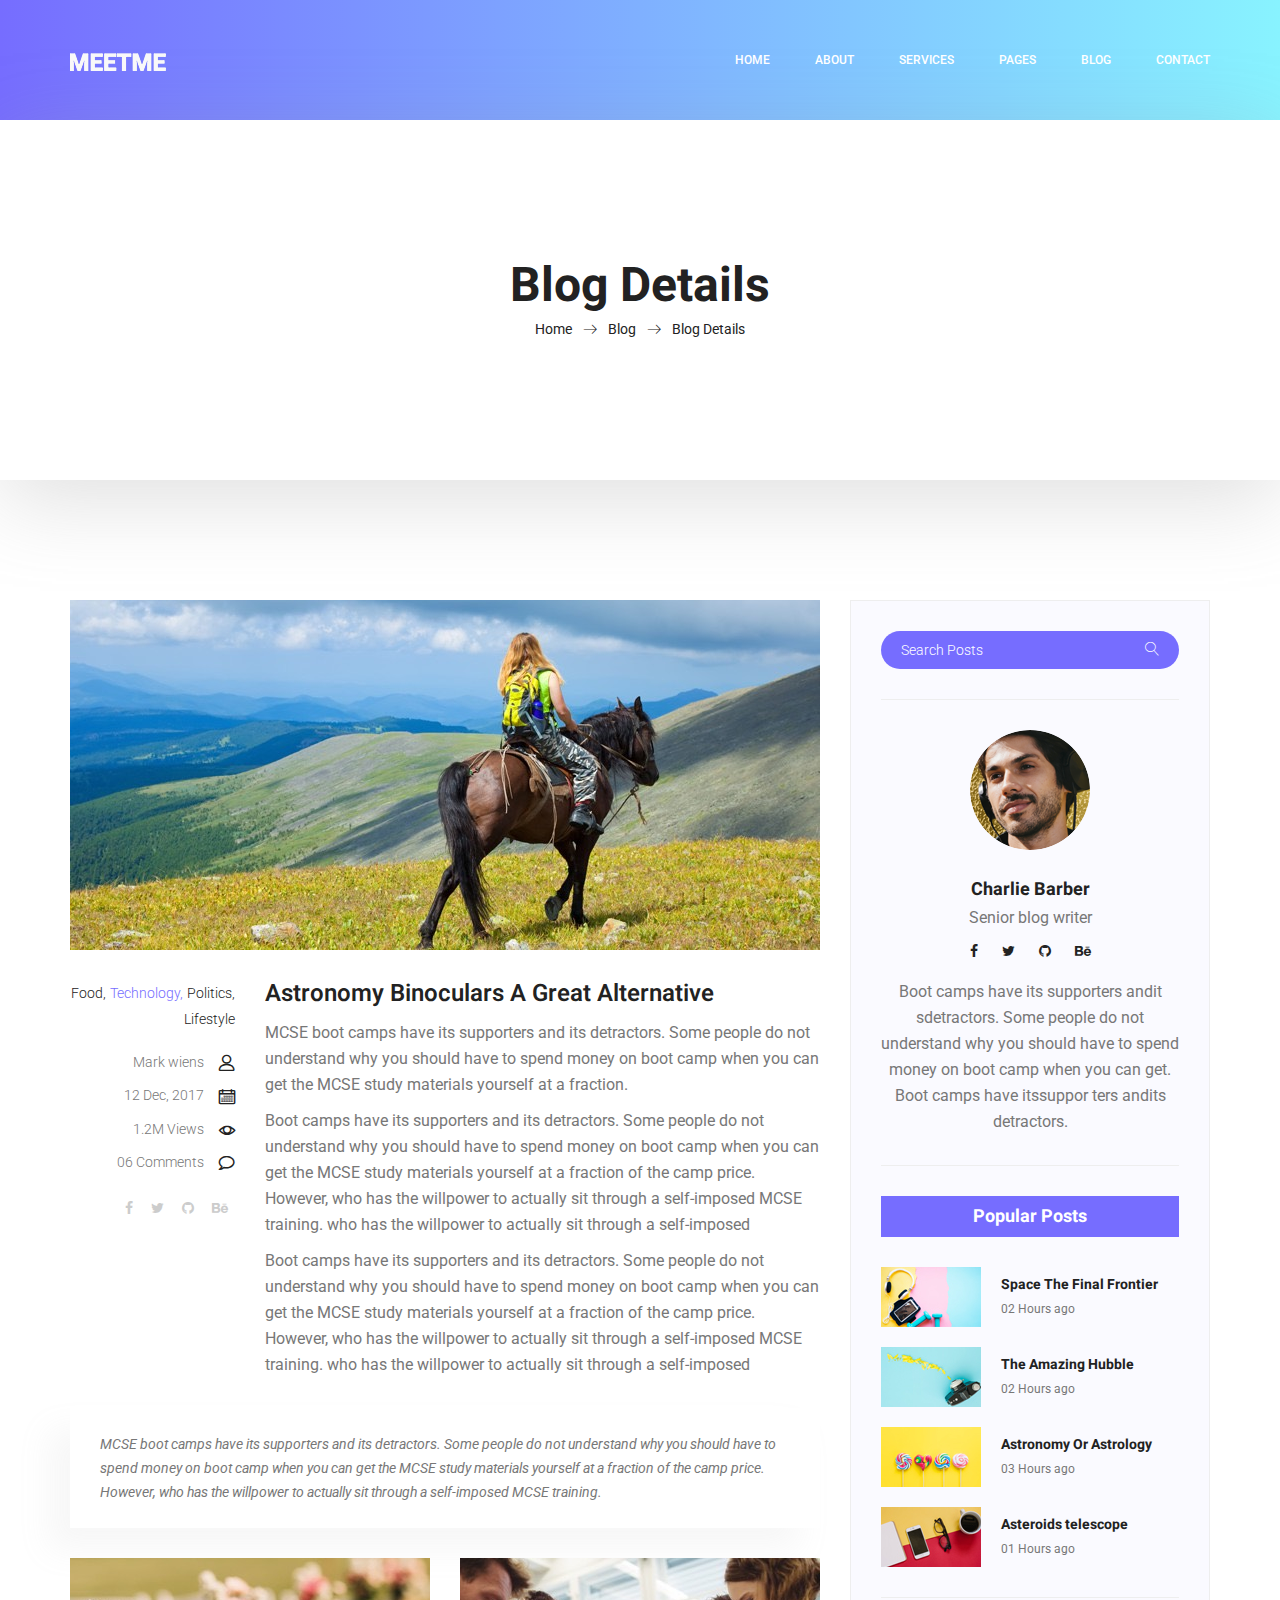
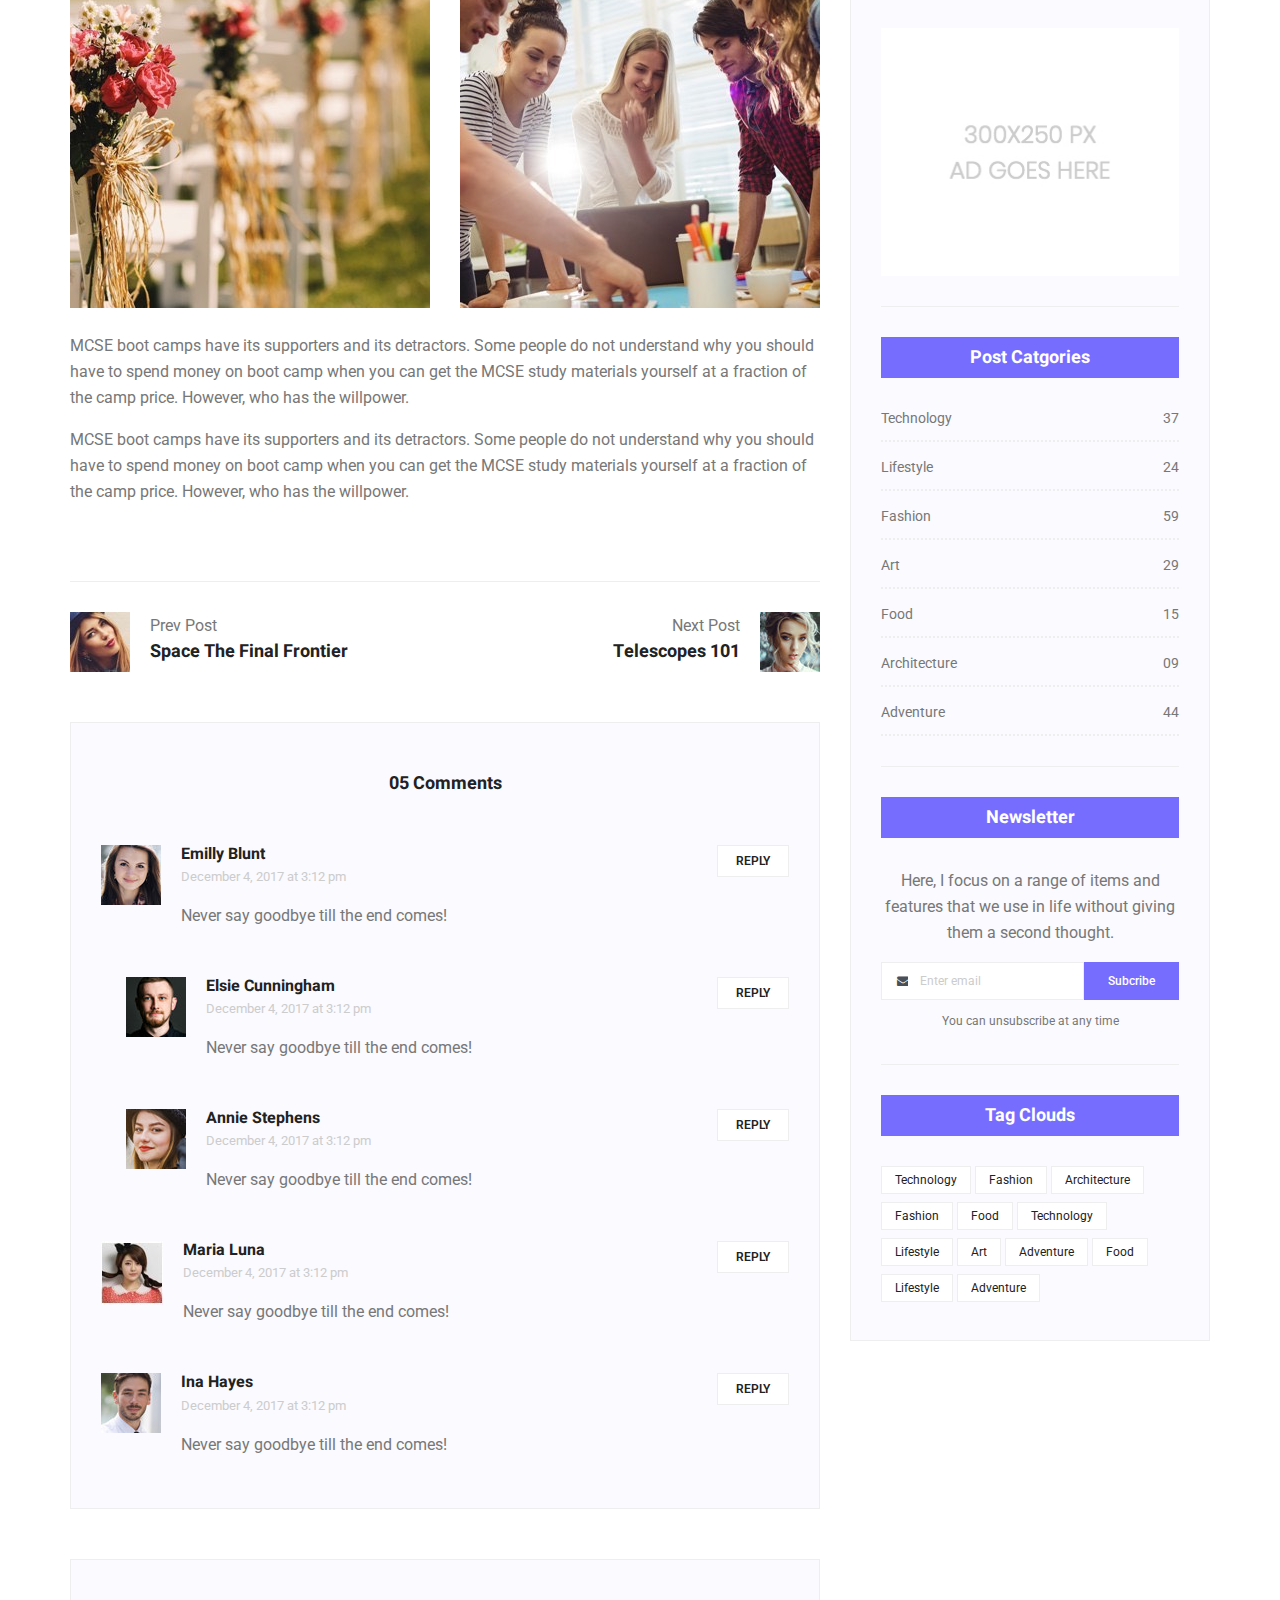
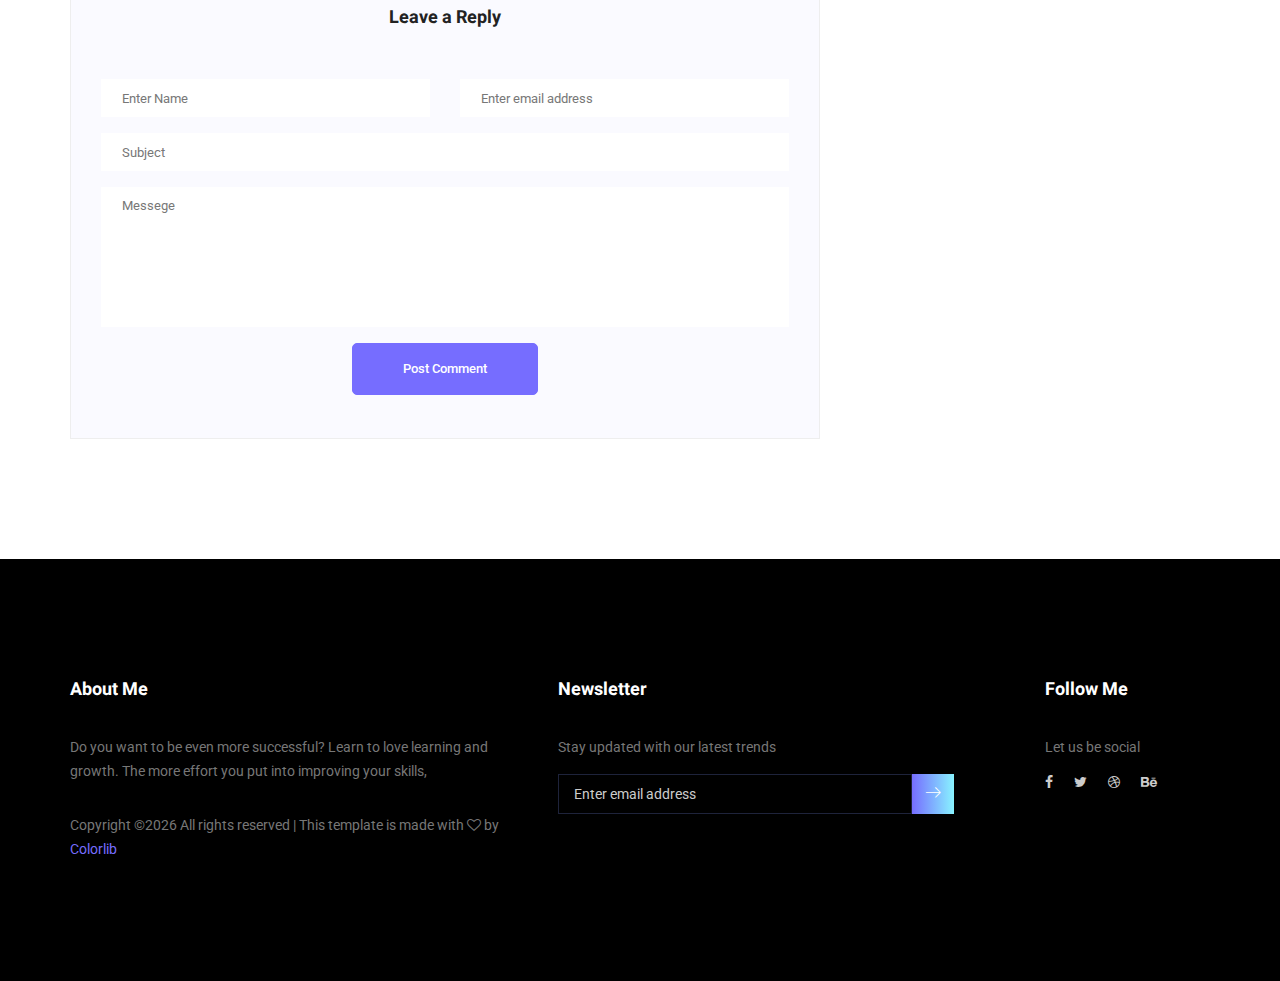
<file: single-blog.html>
<!doctype html>
<html lang="en">
    <head>
        <!-- Required meta tags -->
        <meta charset="utf-8">
        <meta name="viewport" content="width=device-width, initial-scale=1, shrink-to-fit=no">
        <link rel="icon" href="img/favicon.png" type="image/png">
        <title>MeetMe Personal</title>
        <!-- Bootstrap CSS -->
        <link rel="stylesheet" href="css/bootstrap.css">
        <link rel="stylesheet" href="vendors/linericon/style.css">
        <link rel="stylesheet" href="css/font-awesome.min.css">
        <link rel="stylesheet" href="vendors/owl-carousel/owl.carousel.min.css">
        <link rel="stylesheet" href="vendors/lightbox/simpleLightbox.css">
        <link rel="stylesheet" href="vendors/nice-select/css/nice-select.css">
        <link rel="stylesheet" href="vendors/animate-css/animate.css">
        <link rel="stylesheet" href="vendors/popup/magnific-popup.css">
        <!-- main css -->
        <link rel="stylesheet" href="css/style.css">
        <link rel="stylesheet" href="css/responsive.css">
    </head>
    <body>
        
        <!--================Header Menu Area =================-->
        <header class="header_area">
            <div class="main_menu">
            	<nav class="navbar navbar-expand-lg navbar-light">
					<div class="container box_1620">
						<!-- Brand and toggle get grouped for better mobile display -->
						<a class="navbar-brand logo_h" href="index.html"><img src="img/logo.png" alt=""></a>
						<button class="navbar-toggler" type="button" data-toggle="collapse" data-target="#navbarSupportedContent" aria-controls="navbarSupportedContent" aria-expanded="false" aria-label="Toggle navigation">
							<span class="icon-bar"></span>
							<span class="icon-bar"></span>
							<span class="icon-bar"></span>
						</button>
						<!-- Collect the nav links, forms, and other content for toggling -->
						<div class="collapse navbar-collapse offset" id="navbarSupportedContent">
							<ul class="nav navbar-nav menu_nav ml-auto">
								<li class="nav-item active"><a class="nav-link" href="index.html">Home</a></li> 
								<li class="nav-item"><a class="nav-link" href="about-us.html">About</a></li> 
								<li class="nav-item"><a class="nav-link" href="services.html">Services</a></li> 
								<li class="nav-item submenu dropdown">
									<a href="#" class="nav-link dropdown-toggle" data-toggle="dropdown" role="button" aria-haspopup="true" aria-expanded="false">Pages</a>
									<ul class="dropdown-menu">
										<li class="nav-item"><a class="nav-link" href="portfolio.html">Portfolio</a></li>
										<li class="nav-item"><a class="nav-link" href="elements.html">Elements</a></li>
									</ul>
								</li> 
								<li class="nav-item submenu dropdown">
									<a href="#" class="nav-link dropdown-toggle" data-toggle="dropdown" role="button" aria-haspopup="true" aria-expanded="false">Blog</a>
									<ul class="dropdown-menu">
										<li class="nav-item"><a class="nav-link" href="blog.html">Blog</a></li>
										<li class="nav-item"><a class="nav-link" href="single-blog.html">Blog Details</a></li>
									</ul>
								</li> 
								<li class="nav-item"><a class="nav-link" href="contact.html">Contact</a></li>
							</ul>
						</div> 
					</div>
            	</nav>
            </div>
        </header>
        <!--================Header Menu Area =================-->
        
        <!--================Home Banner Area =================-->
        <section class="banner_area">
            <div class="box_1620">
				<div class="banner_inner d-flex align-items-center">
					<div class="container">
						<div class="banner_content text-center">
							<h2>Blog Details</h2>
							<div class="page_link">
								<a href="index.html">Home</a>
								<a href="blog.html">Blog</a>
								<a href="single-blog.html">Blog Details</a>
							</div>
						</div>
					</div>
				</div>
            </div>
        </section>
        <!--================End Home Banner Area =================-->
        
        <!--================Blog Area =================-->
        <section class="blog_area single-post-area p_120">
            <div class="container">
                <div class="row">
                    <div class="col-lg-8 posts-list">
                        <div class="single-post row">
                            <div class="col-lg-12">
                                <div class="feature-img">
                                    <img class="img-fluid" src="img/blog/feature-img1.jpg" alt="">
                                </div>									
                            </div>
                            <div class="col-lg-3  col-md-3">
                                <div class="blog_info text-right">
                                    <div class="post_tag">
                                        <a href="#">Food,</a>
                                        <a class="active" href="#">Technology,</a>
                                        <a href="#">Politics,</a>
                                        <a href="#">Lifestyle</a>
                                    </div>
                                    <ul class="blog_meta list">
                                        <li><a href="#">Mark wiens<i class="lnr lnr-user"></i></a></li>
                                        <li><a href="#">12 Dec, 2017<i class="lnr lnr-calendar-full"></i></a></li>
                                        <li><a href="#">1.2M Views<i class="lnr lnr-eye"></i></a></li>
                                        <li><a href="#">06 Comments<i class="lnr lnr-bubble"></i></a></li>
                                    </ul>
                                    <ul class="social-links">
                                        <li><a href="#"><i class="fa fa-facebook"></i></a></li>
                                        <li><a href="#"><i class="fa fa-twitter"></i></a></li>
                                        <li><a href="#"><i class="fa fa-github"></i></a></li>
                                        <li><a href="#"><i class="fa fa-behance"></i></a></li>
                                    </ul>
                                </div>
                            </div>
                            <div class="col-lg-9 col-md-9 blog_details">
                                <h2>Astronomy Binoculars A Great Alternative</h2>
                                <p class="excert">
                                    MCSE boot camps have its supporters and its detractors. Some people do not understand why you should have to spend money on boot camp when you can get the MCSE study materials yourself at a fraction.
                                </p>
                                <p>
                                    Boot camps have its supporters and its detractors. Some people do not understand why you should have to spend money on boot camp when you can get the MCSE study materials yourself at a fraction of the camp price. However, who has the willpower to actually sit through a self-imposed MCSE training. who has the willpower to actually sit through a self-imposed
                                </p>
                                <p>
                                    Boot camps have its supporters and its detractors. Some people do not understand why you should have to spend money on boot camp when you can get the MCSE study materials yourself at a fraction of the camp price. However, who has the willpower to actually sit through a self-imposed MCSE training. who has the willpower to actually sit through a self-imposed
                                </p>
                            </div>
                            <div class="col-lg-12">
                                <div class="quotes">
                                    MCSE boot camps have its supporters and its detractors. Some people do not understand why you should have to spend money on boot camp when you can get the MCSE study materials yourself at a fraction of the camp price. However, who has the willpower to actually sit through a self-imposed MCSE training.										
                                </div>
                                <div class="row">
                                    <div class="col-6">
                                        <img class="img-fluid" src="img/blog/post-img1.jpg" alt="">
                                    </div>
                                    <div class="col-6">
                                        <img class="img-fluid" src="img/blog/post-img2.jpg" alt="">
                                    </div>	
                                    <div class="col-lg-12 mt-25">
                                        <p>
                                            MCSE boot camps have its supporters and its detractors. Some people do not understand why you should have to spend money on boot camp when you can get the MCSE study materials yourself at a fraction of the camp price. However, who has the willpower.
                                        </p>
                                        <p>
                                            MCSE boot camps have its supporters and its detractors. Some people do not understand why you should have to spend money on boot camp when you can get the MCSE study materials yourself at a fraction of the camp price. However, who has the willpower.
                                        </p>											
                                    </div>									
                                </div>
                            </div>
                        </div>
                        <div class="navigation-area">
                            <div class="row">
                                <div class="col-lg-6 col-md-6 col-12 nav-left flex-row d-flex justify-content-start align-items-center">
                                    <div class="thumb">
                                        <a href="#"><img class="img-fluid" src="img/blog/prev.jpg" alt=""></a>
                                    </div>
                                    <div class="arrow">
                                        <a href="#"><span class="lnr text-white lnr-arrow-left"></span></a>
                                    </div>
                                    <div class="detials">
                                        <p>Prev Post</p>
                                        <a href="#"><h4>Space The Final Frontier</h4></a>
                                    </div>
                                </div>
                                <div class="col-lg-6 col-md-6 col-12 nav-right flex-row d-flex justify-content-end align-items-center">
                                    <div class="detials">
                                        <p>Next Post</p>
                                        <a href="#"><h4>Telescopes 101</h4></a>
                                    </div>
                                    <div class="arrow">
                                        <a href="#"><span class="lnr text-white lnr-arrow-right"></span></a>
                                    </div>
                                    <div class="thumb">
                                        <a href="#"><img class="img-fluid" src="img/blog/next.jpg" alt=""></a>
                                    </div>										
                                </div>									
                            </div>
                        </div>
                        <div class="comments-area">
                            <h4>05 Comments</h4>
                            <div class="comment-list">
                                <div class="single-comment justify-content-between d-flex">
                                    <div class="user justify-content-between d-flex">
                                        <div class="thumb">
                                            <img src="img/blog/c1.jpg" alt="">
                                        </div>
                                        <div class="desc">
                                            <h5><a href="#">Emilly Blunt</a></h5>
                                            <p class="date">December 4, 2017 at 3:12 pm </p>
                                            <p class="comment">
                                                Never say goodbye till the end comes!
                                            </p>
                                        </div>
                                    </div>
                                    <div class="reply-btn">
                                           <a href="" class="btn-reply text-uppercase">reply</a> 
                                    </div>
                                </div>
                            </div>	
                            <div class="comment-list left-padding">
                                <div class="single-comment justify-content-between d-flex">
                                    <div class="user justify-content-between d-flex">
                                        <div class="thumb">
                                            <img src="img/blog/c2.jpg" alt="">
                                        </div>
                                        <div class="desc">
                                            <h5><a href="#">Elsie Cunningham</a></h5>
                                            <p class="date">December 4, 2017 at 3:12 pm </p>
                                            <p class="comment">
                                                Never say goodbye till the end comes!
                                            </p>
                                        </div>
                                    </div>
                                    <div class="reply-btn">
                                           <a href="" class="btn-reply text-uppercase">reply</a> 
                                    </div>
                                </div>
                            </div>	
                            <div class="comment-list left-padding">
                                <div class="single-comment justify-content-between d-flex">
                                    <div class="user justify-content-between d-flex">
                                        <div class="thumb">
                                            <img src="img/blog/c3.jpg" alt="">
                                        </div>
                                        <div class="desc">
                                            <h5><a href="#">Annie Stephens</a></h5>
                                            <p class="date">December 4, 2017 at 3:12 pm </p>
                                            <p class="comment">
                                                Never say goodbye till the end comes!
                                            </p>
                                        </div>
                                    </div>
                                    <div class="reply-btn">
                                           <a href="" class="btn-reply text-uppercase">reply</a> 
                                    </div>
                                </div>
                            </div>	
                            <div class="comment-list">
                                <div class="single-comment justify-content-between d-flex">
                                    <div class="user justify-content-between d-flex">
                                        <div class="thumb">
                                            <img src="img/blog/c4.jpg" alt="">
                                        </div>
                                        <div class="desc">
                                            <h5><a href="#">Maria Luna</a></h5>
                                            <p class="date">December 4, 2017 at 3:12 pm </p>
                                            <p class="comment">
                                                Never say goodbye till the end comes!
                                            </p>
                                        </div>
                                    </div>
                                    <div class="reply-btn">
                                           <a href="" class="btn-reply text-uppercase">reply</a> 
                                    </div>
                                </div>
                            </div>	
                            <div class="comment-list">
                                <div class="single-comment justify-content-between d-flex">
                                    <div class="user justify-content-between d-flex">
                                        <div class="thumb">
                                            <img src="img/blog/c5.jpg" alt="">
                                        </div>
                                        <div class="desc">
                                            <h5><a href="#">Ina Hayes</a></h5>
                                            <p class="date">December 4, 2017 at 3:12 pm </p>
                                            <p class="comment">
                                                Never say goodbye till the end comes!
                                            </p>
                                        </div>
                                    </div>
                                    <div class="reply-btn">
                                           <a href="" class="btn-reply text-uppercase">reply</a> 
                                    </div>
                                </div>
                            </div>	                                             				
                        </div>
                        <div class="comment-form">
                            <h4>Leave a Reply</h4>
                            <form>
                                <div class="form-group form-inline">
                                  <div class="form-group col-lg-6 col-md-6 name">
                                    <input type="text" class="form-control" id="name" placeholder="Enter Name" onfocus="this.placeholder = ''" onblur="this.placeholder = 'Enter Name'">
                                  </div>
                                  <div class="form-group col-lg-6 col-md-6 email">
                                    <input type="email" class="form-control" id="email" placeholder="Enter email address" onfocus="this.placeholder = ''" onblur="this.placeholder = 'Enter email address'">
                                  </div>										
                                </div>
                                <div class="form-group">
                                    <input type="text" class="form-control" id="subject" placeholder="Subject" onfocus="this.placeholder = ''" onblur="this.placeholder = 'Subject'">
                                </div>
                                <div class="form-group">
                                    <textarea class="form-control mb-10" rows="5" name="message" placeholder="Messege" onfocus="this.placeholder = ''" onblur="this.placeholder = 'Messege'" required=""></textarea>
                                </div>
                                <a href="#" class="primary-btn submit_btn">Post Comment</a>	
                            </form>
                        </div>
                    </div>
                    <div class="col-lg-4">
                        <div class="blog_right_sidebar">
                            <aside class="single_sidebar_widget search_widget">
                                <div class="input-group">
                                    <input type="text" class="form-control" placeholder="Search Posts">
                                    <span class="input-group-btn">
                                        <button class="btn btn-default" type="button"><i class="lnr lnr-magnifier"></i></button>
                                    </span>
                                </div><!-- /input-group -->
                                <div class="br"></div>
                            </aside>
                            <aside class="single_sidebar_widget author_widget">
                                <img class="author_img rounded-circle" src="img/blog/author.png" alt="">
                                <h4>Charlie Barber</h4>
                                <p>Senior blog writer</p>
                                <div class="social_icon">
                                    <a href="#"><i class="fa fa-facebook"></i></a>
                                    <a href="#"><i class="fa fa-twitter"></i></a>
                                    <a href="#"><i class="fa fa-github"></i></a>
                                    <a href="#"><i class="fa fa-behance"></i></a>
                                </div>
                                <p>Boot camps have its supporters andit sdetractors. Some people do not understand why you should have to spend money on boot camp when you can get. Boot camps have itssuppor ters andits detractors.</p>
                                <div class="br"></div>
                            </aside>
                            <aside class="single_sidebar_widget popular_post_widget">
                                <h3 class="widget_title">Popular Posts</h3>
                                <div class="media post_item">
                                    <img src="img/blog/popular-post/post1.jpg" alt="post">
                                    <div class="media-body">
                                        <a href="blog-details.html"><h3>Space The Final Frontier</h3></a>
                                        <p>02 Hours ago</p>
                                    </div>
                                </div>
                                <div class="media post_item">
                                    <img src="img/blog/popular-post/post2.jpg" alt="post">
                                    <div class="media-body">
                                        <a href="blog-details.html"><h3>The Amazing Hubble</h3></a>
                                        <p>02 Hours ago</p>
                                    </div>
                                </div>
                                <div class="media post_item">
                                    <img src="img/blog/popular-post/post3.jpg" alt="post">
                                    <div class="media-body">
                                        <a href="blog-details.html"><h3>Astronomy Or Astrology</h3></a>
                                        <p>03 Hours ago</p>
                                    </div>
                                </div>
                                <div class="media post_item">
                                    <img src="img/blog/popular-post/post4.jpg" alt="post">
                                    <div class="media-body">
                                        <a href="blog-details.html"><h3>Asteroids telescope</h3></a>
                                        <p>01 Hours ago</p>
                                    </div>
                                </div>
                                <div class="br"></div>
                            </aside>
                            <aside class="single_sidebar_widget ads_widget">
                                <a href="#"><img class="img-fluid" src="img/blog/add.jpg" alt=""></a>
                                <div class="br"></div>
                            </aside>
                            <aside class="single_sidebar_widget post_category_widget">
                                <h4 class="widget_title">Post Catgories</h4>
                                <ul class="list cat-list">
                                    <li>
                                        <a href="#" class="d-flex justify-content-between">
                                            <p>Technology</p>
                                            <p>37</p>
                                        </a>
                                    </li>
                                    <li>
                                        <a href="#" class="d-flex justify-content-between">
                                            <p>Lifestyle</p>
                                            <p>24</p>
                                        </a>
                                    </li>
                                    <li>
                                        <a href="#" class="d-flex justify-content-between">
                                            <p>Fashion</p>
                                            <p>59</p>
                                        </a>
                                    </li>
                                    <li>
                                        <a href="#" class="d-flex justify-content-between">
                                            <p>Art</p>
                                            <p>29</p>
                                        </a>
                                    </li>
                                    <li>
                                        <a href="#" class="d-flex justify-content-between">
                                            <p>Food</p>
                                            <p>15</p>
                                        </a>
                                    </li>
                                    <li>
                                        <a href="#" class="d-flex justify-content-between">
                                            <p>Architecture</p>
                                            <p>09</p>
                                        </a>
                                    </li>
                                    <li>
                                        <a href="#" class="d-flex justify-content-between">
                                            <p>Adventure</p>
                                            <p>44</p>
                                        </a>
                                    </li>															
                                </ul>
                                <div class="br"></div>
                            </aside>
                            <aside class="single-sidebar-widget newsletter_widget">
                                <h4 class="widget_title">Newsletter</h4>
                                <p>
                                Here, I focus on a range of items and features that we use in life without
                                giving them a second thought.
                                </p>
                                <div class="form-group d-flex flex-row">
                                    <div class="input-group">
                                        <div class="input-group-prepend">
                                            <div class="input-group-text"><i class="fa fa-envelope" aria-hidden="true"></i></div>
                                        </div>
                                        <input type="text" class="form-control" id="inlineFormInputGroup" placeholder="Enter email" onfocus="this.placeholder = ''" onblur="this.placeholder = 'Enter email'">
                                    </div>
                                    <a href="#" class="bbtns">Subcribe</a>
                                </div>	
                                <p class="text-bottom">You can unsubscribe at any time</p>	
                                <div class="br"></div>							
                            </aside>
                            <aside class="single-sidebar-widget tag_cloud_widget">
                                <h4 class="widget_title">Tag Clouds</h4>
                                <ul class="list">
                                    <li><a href="#">Technology</a></li>
                                    <li><a href="#">Fashion</a></li>
                                    <li><a href="#">Architecture</a></li>
                                    <li><a href="#">Fashion</a></li>
                                    <li><a href="#">Food</a></li>
                                    <li><a href="#">Technology</a></li>
                                    <li><a href="#">Lifestyle</a></li>
                                    <li><a href="#">Art</a></li>
                                    <li><a href="#">Adventure</a></li>
                                    <li><a href="#">Food</a></li>
                                    <li><a href="#">Lifestyle</a></li>
                                    <li><a href="#">Adventure</a></li>
                                </ul>
                            </aside>
                        </div>
                    </div>
                </div>
            </div>
        </section>
        <!--================Blog Area =================-->
        
        <!--================Footer Area =================-->
        <footer class="footer_area p_120">
        	<div class="container">
        		<div class="row footer_inner">
        			<div class="col-lg-5 col-sm-6">
        				<aside class="f_widget ab_widget">
        					<div class="f_title">
        						<h3>About Me</h3>
        					</div>
        					<p>Do you want to be even more successful? Learn to love learning and growth. The more effort you put into improving your skills,</p>
        					<p><!-- Link back to Colorlib can't be removed. Template is licensed under CC BY 3.0. -->
Copyright &copy;<script>document.write(new Date().getFullYear());</script> All rights reserved | This template is made with <i class="fa fa-heart-o" aria-hidden="true"></i> by <a href="https://colorlib.com" target="_blank">Colorlib</a>
<!-- Link back to Colorlib can't be removed. Template is licensed under CC BY 3.0. --></p>
        				</aside>
        			</div>
        			<div class="col-lg-5 col-sm-6">
        				<aside class="f_widget news_widget">
        					<div class="f_title">
        						<h3>Newsletter</h3>
        					</div>
        					<p>Stay updated with our latest trends</p>
        					<div id="mc_embed_signup">
                                <form target="_blank" action="https://spondonit.us12.list-manage.com/subscribe/post?u=1462626880ade1ac87bd9c93a&amp;id=92a4423d01" method="get" class="subscribe_form relative">
                                	<div class="input-group d-flex flex-row">
                                        <input name="EMAIL" placeholder="Enter email address" onfocus="this.placeholder = ''" onblur="this.placeholder = 'Email Address '" required="" type="email">
                                        <button class="btn sub-btn"><span class="lnr lnr-arrow-right"></span></button>		
                                    </div>				
                                    <div class="mt-10 info"></div>
                                </form>
                            </div>
        				</aside>
        			</div>
        			<div class="col-lg-2">
        				<aside class="f_widget social_widget">
        					<div class="f_title">
        						<h3>Follow Me</h3>
        					</div>
        					<p>Let us be social</p>
        					<ul class="list">
        						<li><a href="#"><i class="fa fa-facebook"></i></a></li>
        						<li><a href="#"><i class="fa fa-twitter"></i></a></li>
        						<li><a href="#"><i class="fa fa-dribbble"></i></a></li>
        						<li><a href="#"><i class="fa fa-behance"></i></a></li>
        					</ul>
        				</aside>
        			</div>
        		</div>
        	</div>
        </footer>
        <!--================End Footer Area =================-->
        
        
        
        
        <!-- Optional JavaScript -->
        <!-- jQuery first, then Popper.js, then Bootstrap JS -->
        <script src="js/jquery-3.3.1.min.js"></script>
        <script src="js/popper.js"></script>
        <script src="js/bootstrap.min.js"></script>
        <script src="js/stellar.js"></script>
        <script src="vendors/lightbox/simpleLightbox.min.js"></script>
        <script src="vendors/nice-select/js/jquery.nice-select.min.js"></script>
        <script src="vendors/isotope/imagesloaded.pkgd.min.js"></script>
        <script src="vendors/isotope/isotope.pkgd.min.js"></script>
        <script src="vendors/owl-carousel/owl.carousel.min.js"></script>
        <script src="vendors/popup/jquery.magnific-popup.min.js"></script>
        <script src="js/jquery.ajaxchimp.min.js"></script>
        <script src="vendors/counter-up/jquery.waypoints.min.js"></script>
        <script src="vendors/counter-up/jquery.counterup.min.js"></script>
        <script src="js/mail-script.js"></script>
        <script src="js/theme.js"></script>
    </body>
</html>
</file>
<file: MeetMefiles/vendors/linericon/style.css>
@font-face {
	font-family: 'Linearicons-Free';
	src:url('fonts/Linearicons-Free.eot?w118d');
	src:url('fonts/Linearicons-Free.eot?#iefixw118d') format('embedded-opentype'),
		url('fonts/Linearicons-Free.woff2?w118d') format('woff2'),
		url('fonts/Linearicons-Free.woff?w118d') format('woff'),
		url('fonts/Linearicons-Free.ttf?w118d') format('truetype'),
		url('fonts/Linearicons-Free.svg?w118d#Linearicons-Free') format('svg');
	font-weight: normal;
	font-style: normal;
}

.lnr {
	font-family: 'Linearicons-Free';
	speak: none;
	font-style: normal;
	font-weight: normal;
	font-variant: normal;
	text-transform: none;
	line-height: 1;

	/* Better Font Rendering =========== */
	-webkit-font-smoothing: antialiased;
	-moz-osx-font-smoothing: grayscale;
}

.lnr-home:before {
	content: "\e800";
}
.lnr-apartment:before {
	content: "\e801";
}
.lnr-pencil:before {
	content: "\e802";
}
.lnr-magic-wand:before {
	content: "\e803";
}
.lnr-drop:before {
	content: "\e804";
}
.lnr-lighter:before {
	content: "\e805";
}
.lnr-poop:before {
	content: "\e806";
}
.lnr-sun:before {
	content: "\e807";
}
.lnr-moon:before {
	content: "\e808";
}
.lnr-cloud:before {
	content: "\e809";
}
.lnr-cloud-upload:before {
	content: "\e80a";
}
.lnr-cloud-download:before {
	content: "\e80b";
}
.lnr-cloud-sync:before {
	content: "\e80c";
}
.lnr-cloud-check:before {
	content: "\e80d";
}
.lnr-database:before {
	content: "\e80e";
}
.lnr-lock:before {
	content: "\e80f";
}
.lnr-cog:before {
	content: "\e810";
}
.lnr-trash:before {
	content: "\e811";
}
.lnr-dice:before {
	content: "\e812";
}
.lnr-heart:before {
	content: "\e813";
}
.lnr-star:before {
	content: "\e814";
}
.lnr-star-half:before {
	content: "\e815";
}
.lnr-star-empty:before {
	content: "\e816";
}
.lnr-flag:before {
	content: "\e817";
}
.lnr-envelope:before {
	content: "\e818";
}
.lnr-paperclip:before {
	content: "\e819";
}
.lnr-inbox:before {
	content: "\e81a";
}
.lnr-eye:before {
	content: "\e81b";
}
.lnr-printer:before {
	content: "\e81c";
}
.lnr-file-empty:before {
	content: "\e81d";
}
.lnr-file-add:before {
	content: "\e81e";
}
.lnr-enter:before {
	content: "\e81f";
}
.lnr-exit:before {
	content: "\e820";
}
.lnr-graduation-hat:before {
	content: "\e821";
}
.lnr-license:before {
	content: "\e822";
}
.lnr-music-note:before {
	content: "\e823";
}
.lnr-film-play:before {
	content: "\e824";
}
.lnr-camera-video:before {
	content: "\e825";
}
.lnr-camera:before {
	content: "\e826";
}
.lnr-picture:before {
	content: "\e827";
}
.lnr-book:before {
	content: "\e828";
}
.lnr-bookmark:before {
	content: "\e829";
}
.lnr-user:before {
	content: "\e82a";
}
.lnr-users:before {
	content: "\e82b";
}
.lnr-shirt:before {
	content: "\e82c";
}
.lnr-store:before {
	content: "\e82d";
}
.lnr-cart:before {
	content: "\e82e";
}
.lnr-tag:before {
	content: "\e82f";
}
.lnr-phone-handset:before {
	content: "\e830";
}
.lnr-phone:before {
	content: "\e831";
}
.lnr-pushpin:before {
	content: "\e832";
}
.lnr-map-marker:before {
	content: "\e833";
}
.lnr-map:before {
	content: "\e834";
}
.lnr-location:before {
	content: "\e835";
}
.lnr-calendar-full:before {
	content: "\e836";
}
.lnr-keyboard:before {
	content: "\e837";
}
.lnr-spell-check:before {
	content: "\e838";
}
.lnr-screen:before {
	content: "\e839";
}
.lnr-smartphone:before {
	content: "\e83a";
}
.lnr-tablet:before {
	content: "\e83b";
}
.lnr-laptop:before {
	content: "\e83c";
}
.lnr-laptop-phone:before {
	content: "\e83d";
}
.lnr-power-switch:before {
	content: "\e83e";
}
.lnr-bubble:before {
	content: "\e83f";
}
.lnr-heart-pulse:before {
	content: "\e840";
}
.lnr-construction:before {
	content: "\e841";
}
.lnr-pie-chart:before {
	content: "\e842";
}
.lnr-chart-bars:before {
	content: "\e843";
}
.lnr-gift:before {
	content: "\e844";
}
.lnr-diamond:before {
	content: "\e845";
}
.lnr-linearicons:before {
	content: "\e846";
}
.lnr-dinner:before {
	content: "\e847";
}
.lnr-coffee-cup:before {
	content: "\e848";
}
.lnr-leaf:before {
	content: "\e849";
}
.lnr-paw:before {
	content: "\e84a";
}
.lnr-rocket:before {
	content: "\e84b";
}
.lnr-briefcase:before {
	content: "\e84c";
}
.lnr-bus:before {
	content: "\e84d";
}
.lnr-car:before {
	content: "\e84e";
}
.lnr-train:before {
	content: "\e84f";
}
.lnr-bicycle:before {
	content: "\e850";
}
.lnr-wheelchair:before {
	content: "\e851";
}
.lnr-select:before {
	content: "\e852";
}
.lnr-earth:before {
	content: "\e853";
}
.lnr-smile:before {
	content: "\e854";
}
.lnr-sad:before {
	content: "\e855";
}
.lnr-neutral:before {
	content: "\e856";
}
.lnr-mustache:before {
	content: "\e857";
}
.lnr-alarm:before {
	content: "\e858";
}
.lnr-bullhorn:before {
	content: "\e859";
}
.lnr-volume-high:before {
	content: "\e85a";
}
.lnr-volume-medium:before {
	content: "\e85b";
}
.lnr-volume-low:before {
	content: "\e85c";
}
.lnr-volume:before {
	content: "\e85d";
}
.lnr-mic:before {
	content: "\e85e";
}
.lnr-hourglass:before {
	content: "\e85f";
}
.lnr-undo:before {
	content: "\e860";
}
.lnr-redo:before {
	content: "\e861";
}
.lnr-sync:before {
	content: "\e862";
}
.lnr-history:before {
	content: "\e863";
}
.lnr-clock:before {
	content: "\e864";
}
.lnr-download:before {
	content: "\e865";
}
.lnr-upload:before {
	content: "\e866";
}
.lnr-enter-down:before {
	content: "\e867";
}
.lnr-exit-up:before {
	content: "\e868";
}
.lnr-bug:before {
	content: "\e869";
}
.lnr-code:before {
	content: "\e86a";
}
.lnr-link:before {
	content: "\e86b";
}
.lnr-unlink:before {
	content: "\e86c";
}
.lnr-thumbs-up:before {
	content: "\e86d";
}
.lnr-thumbs-down:before {
	content: "\e86e";
}
.lnr-magnifier:before {
	content: "\e86f";
}
.lnr-cross:before {
	content: "\e870";
}
.lnr-menu:before {
	content: "\e871";
}
.lnr-list:before {
	content: "\e872";
}
.lnr-chevron-up:before {
	content: "\e873";
}
.lnr-chevron-down:before {
	content: "\e874";
}
.lnr-chevron-left:before {
	content: "\e875";
}
.lnr-chevron-right:before {
	content: "\e876";
}
.lnr-arrow-up:before {
	content: "\e877";
}
.lnr-arrow-down:before {
	content: "\e878";
}
.lnr-arrow-left:before {
	content: "\e879";
}
.lnr-arrow-right:before {
	content: "\e87a";
}
.lnr-move:before {
	content: "\e87b";
}
.lnr-warning:before {
	content: "\e87c";
}
.lnr-question-circle:before {
	content: "\e87d";
}
.lnr-menu-circle:before {
	content: "\e87e";
}
.lnr-checkmark-circle:before {
	content: "\e87f";
}
.lnr-cross-circle:before {
	content: "\e880";
}
.lnr-plus-circle:before {
	content: "\e881";
}
.lnr-circle-minus:before {
	content: "\e882";
}
.lnr-arrow-up-circle:before {
	content: "\e883";
}
.lnr-arrow-down-circle:before {
	content: "\e884";
}
.lnr-arrow-left-circle:before {
	content: "\e885";
}
.lnr-arrow-right-circle:before {
	content: "\e886";
}
.lnr-chevron-up-circle:before {
	content: "\e887";
}
.lnr-chevron-down-circle:before {
	content: "\e888";
}
.lnr-chevron-left-circle:before {
	content: "\e889";
}
.lnr-chevron-right-circle:before {
	content: "\e88a";
}
.lnr-crop:before {
	content: "\e88b";
}
.lnr-frame-expand:before {
	content: "\e88c";
}
.lnr-frame-contract:before {
	content: "\e88d";
}
.lnr-layers:before {
	content: "\e88e";
}
.lnr-funnel:before {
	content: "\e88f";
}
.lnr-text-format:before {
	content: "\e890";
}
.lnr-text-format-remove:before {
	content: "\e891";
}
.lnr-text-size:before {
	content: "\e892";
}
.lnr-bold:before {
	content: "\e893";
}
.lnr-italic:before {
	content: "\e894";
}
.lnr-underline:before {
	content: "\e895";
}
.lnr-strikethrough:before {
	content: "\e896";
}
.lnr-highlight:before {
	content: "\e897";
}
.lnr-text-align-left:before {
	content: "\e898";
}
.lnr-text-align-center:before {
	content: "\e899";
}
.lnr-text-align-right:before {
	content: "\e89a";
}
.lnr-text-align-justify:before {
	content: "\e89b";
}
.lnr-line-spacing:before {
	content: "\e89c";
}
.lnr-indent-increase:before {
	content: "\e89d";
}
.lnr-indent-decrease:before {
	content: "\e89e";
}
.lnr-pilcrow:before {
	content: "\e89f";
}
.lnr-direction-ltr:before {
	content: "\e8a0";
}
.lnr-direction-rtl:before {
	content: "\e8a1";
}
.lnr-page-break:before {
	content: "\e8a2";
}
.lnr-sort-alpha-asc:before {
	content: "\e8a3";
}
.lnr-sort-amount-asc:before {
	content: "\e8a4";
}
.lnr-hand:before {
	content: "\e8a5";
}
.lnr-pointer-up:before {
	content: "\e8a6";
}
.lnr-pointer-right:before {
	content: "\e8a7";
}
.lnr-pointer-down:before {
	content: "\e8a8";
}
.lnr-pointer-left:before {
	content: "\e8a9";
}
</file>
<file: MeetMefiles/vendors/nice-select/css/nice-select.css>
.nice-select {
  -webkit-tap-highlight-color: transparent;
  background-color: #fff;
  border-radius: 5px;
  border: solid 1px #e8e8e8;
  box-sizing: border-box;
  clear: both;
  cursor: pointer;
  display: block;
  float: left;
  font-family: inherit;
  font-size: 14px;
  font-weight: normal;
  height: 42px;
  line-height: 40px;
  outline: none;
  padding-left: 18px;
  padding-right: 30px;
  position: relative;
  text-align: left !important;
  -webkit-transition: all 0.2s ease-in-out;
  transition: all 0.2s ease-in-out;
  -webkit-user-select: none;
     -moz-user-select: none;
      -ms-user-select: none;
          user-select: none;
  white-space: nowrap;
  width: auto; }
  .nice-select:hover {
    border-color: #dbdbdb; }
  .nice-select:active, .nice-select.open, .nice-select:focus {
    border-color: #999; }
  .nice-select:after {
    border-bottom: 2px solid #999;
    border-right: 2px solid #999;
    content: '';
    display: block;
    height: 5px;
    margin-top: -4px;
    pointer-events: none;
    position: absolute;
    right: 12px;
    top: 50%;
    -webkit-transform-origin: 66% 66%;
        -ms-transform-origin: 66% 66%;
            transform-origin: 66% 66%;
    -webkit-transform: rotate(45deg);
        -ms-transform: rotate(45deg);
            transform: rotate(45deg);
    -webkit-transition: all 0.15s ease-in-out;
    transition: all 0.15s ease-in-out;
    width: 5px; }
  .nice-select.open:after {
    -webkit-transform: rotate(-135deg);
        -ms-transform: rotate(-135deg);
            transform: rotate(-135deg); }
  .nice-select.open .list {
    opacity: 1;
    pointer-events: auto;
    -webkit-transform: scale(1) translateY(0);
        -ms-transform: scale(1) translateY(0);
            transform: scale(1) translateY(0); }
  .nice-select.disabled {
    border-color: #ededed;
    color: #999;
    pointer-events: none; }
    .nice-select.disabled:after {
      border-color: #cccccc; }
  .nice-select.wide {
    width: 100%; }
    .nice-select.wide .list {
      left: 0 !important;
      right: 0 !important; }
  .nice-select.right {
    float: right; }
    .nice-select.right .list {
      left: auto;
      right: 0; }
  .nice-select.small {
    font-size: 12px;
    height: 36px;
    line-height: 34px; }
    .nice-select.small:after {
      height: 4px;
      width: 4px; }
    .nice-select.small .option {
      line-height: 34px;
      min-height: 34px; }
  .nice-select .list {
    background-color: #fff;
    border-radius: 5px;
    box-shadow: 0 0 0 1px rgba(68, 68, 68, 0.11);
    box-sizing: border-box;
    margin-top: 4px;
    opacity: 0;
    overflow: hidden;
    padding: 0;
    pointer-events: none;
    position: absolute;
    top: 100%;
    left: 0;
    -webkit-transform-origin: 50% 0;
        -ms-transform-origin: 50% 0;
            transform-origin: 50% 0;
    -webkit-transform: scale(0.75) translateY(-21px);
        -ms-transform: scale(0.75) translateY(-21px);
            transform: scale(0.75) translateY(-21px);
    -webkit-transition: all 0.2s cubic-bezier(0.5, 0, 0, 1.25), opacity 0.15s ease-out;
    transition: all 0.2s cubic-bezier(0.5, 0, 0, 1.25), opacity 0.15s ease-out;
    z-index: 9; }
    .nice-select .list:hover .option:not(:hover) {
      background-color: transparent !important; }
  .nice-select .option {
    cursor: pointer;
    font-weight: 400;
    line-height: 40px;
    list-style: none;
    min-height: 40px;
    outline: none;
    padding-left: 18px;
    padding-right: 29px;
    text-align: left;
    -webkit-transition: all 0.2s;
    transition: all 0.2s; }
    .nice-select .option:hover, .nice-select .option.focus, .nice-select .option.selected.focus {
      background-color: #f6f6f6; }
    .nice-select .option.selected {
      font-weight: bold; }
    .nice-select .option.disabled {
      background-color: transparent;
      color: #999;
      cursor: default; }

.no-csspointerevents .nice-select .list {
  display: none; }

.no-csspointerevents .nice-select.open .list {
  display: block; }
</file>
<file: MeetMefiles/vendors/flaticon/flaticon.css>
/*
  	Flaticon icon font: Flaticon
  	Creation date: 26/06/2018 17:19
  	*/

@font-face {
  font-family: "Flaticon";
  src: url("./Flaticon.eot");
  src: url("./Flaticon.eot?#iefix") format("embedded-opentype"),
       url("./Flaticon.woff") format("woff"),
       url("./Flaticon.ttf") format("truetype"),
       url("./Flaticon.svg#Flaticon") format("svg");
  font-weight: normal;
  font-style: normal;
}

@media screen and (-webkit-min-device-pixel-ratio:0) {
  @font-face {
    font-family: "Flaticon";
    src: url("./Flaticon.svg#Flaticon") format("svg");
  }
}

[class^="flaticon-"]:before, [class*=" flaticon-"]:before,
[class^="flaticon-"]:after, [class*=" flaticon-"]:after {   
  font-family: Flaticon;
        font-size: 20px;
font-style: normal;
margin-left: 20px;
}

.flaticon-skyline:before { content: "\f100"; }
.flaticon-sketch:before { content: "\f101"; }
.flaticon-city:before { content: "\f102"; }
</file>
<file: MeetMefiles/css/style.css>
/*----------------------------------------------------
@File: Default Styles
@Author: Rocky Ahmed
@URL: http://wethemez.com
Author E-mail: rockybd1995@gmail.com

This file contains the styling for the actual theme, this
is the file you need to edit to change the look of the
theme.
---------------------------------------------------- */
/*=====================================================================
@Template Name: Builder Construction 
@Author: Rocky Ahmed
@Developed By: Rocky Ahmed
@Developer URL: http://rocky.wethemez.com
Author E-mail: rockybd1995@gmail.com

@Default Styles

Table of Content:
01/ Variables
02/ predefin
03/ header
04/ button
05/ banner
06/ breadcrumb
07/ about
08/ team
09/ project 
10/ price 
11/ team 
12/ blog 
13/ video  
14/ features  
15/ career  
16/ contact 
17/ footer

=====================================================================*/
/*----------------------------------------------------*/
/*font Variables*/
/*Color Variables*/
/*=================== fonts ====================*/
@import url("https://fonts.googleapis.com/css?family=Heebo:300,400,700,900|Roboto:300,400,500,700");
/*---------------------------------------------------- */
/*----------------------------------------------------*/
.list {
  list-style: none;
  margin: 0px;
  padding: 0px; }

a {
  text-decoration: none;
  transition: all 0.3s ease-in-out; }
  a:hover, a:focus {
    text-decoration: none;
    outline: none; }

.row.m0 {
  margin: 0px; }

body {
  line-height: 26px;
  font-size: 16px;
  font-family: "Roboto", sans-serif;
  font-weight: normal;
  color: #777777; }

h1, h2, h3, h4, h5, h6 {
  font-family: "Heebo", sans-serif;
  font-weight: bold; }

button:focus {
  outline: none;
  box-shadow: none; }

.p0 {
  padding-left: 0px;
  padding-right: 0px; }

.p_120 {
  padding-top: 120px;
  padding-bottom: 120px; }

.p_100 {
  padding-top: 100px;
  padding-bottom: 100px; }

.pad_top {
  padding-top: 120px; }

.pad_bt {
  padding-bottom: 120px; }

.mt-25 {
  margin-top: 25px; }

@media (min-width: 1200px) {
  .container {
    max-width: 1170px; } }

@media (min-width: 1620px) {
  .box_1620 {
    max-width: 1620px;
    margin: auto;
    width: 100%;
    padding-left: 0px;
    padding-right: 0px; } }
/* Main Title Area css
============================================================================================ */
.main_title {
  text-align: center;
  max-width: 670px;
  margin: 0px auto 75px; }
  .main_title h2 {
    font-family: "Heebo", sans-serif;
    font-size: 36px;
    color: #222222;
    margin-bottom: 15px;
    text-transform: uppercase; }
  .main_title p {
    font-size: 16px;
    font-family: "Roboto", sans-serif;
    font-weight: normal;
    line-height: 26px;
    color: #777777;
    margin-bottom: 0px; }

/* End Main Title Area css
============================================================================================ */
/*---------------------------------------------------- */
/*----------------------------------------------------*/
.header_area {
  position: absolute;
  width: 100%;
  top: 0;
  left: 0;
  z-index: 99;
  transition: background 0.4s, all 0.3s linear; }
  .header_area .navbar {
    background: transparent;
    padding: 0px;
    border: 0px;
    border-radius: 0px; }
    .header_area .navbar .nav .nav-item {
      margin-right: 45px; }
      .header_area .navbar .nav .nav-item .nav-link {
        font: 500 12px/120px "Roboto", sans-serif;
        text-transform: uppercase;
        color: #fff;
        padding: 0px;
        display: inline-block; }
        .header_area .navbar .nav .nav-item .nav-link:after {
          display: none; }
      .header_area .navbar .nav .nav-item:hover .nav-link, .header_area .navbar .nav .nav-item.active .nav-link {
        color: #fff; }
      .header_area .navbar .nav .nav-item.submenu {
        position: relative; }
        .header_area .navbar .nav .nav-item.submenu ul {
          border: none;
          padding: 0px;
          border-radius: 0px;
          box-shadow: none;
          margin: 0px;
          background: #fff;
          box-shadow: 0px 3px 16px 0px rgba(0, 0, 0, 0.1); }
          @media (min-width: 992px) {
            .header_area .navbar .nav .nav-item.submenu ul {
              position: absolute;
              top: 120%;
              left: 0px;
              min-width: 200px;
              text-align: left;
              opacity: 0;
              transition: all 300ms ease-in;
              visibility: hidden;
              display: block;
              border: none;
              padding: 0px;
              border-radius: 0px; } }
          .header_area .navbar .nav .nav-item.submenu ul:before {
            content: "";
            width: 0;
            height: 0;
            border-style: solid;
            border-width: 10px 10px 0 10px;
            border-color: #eeeeee transparent transparent transparent;
            position: absolute;
            right: 24px;
            top: 45px;
            z-index: 3;
            opacity: 0;
            transition: all 400ms linear; }
          .header_area .navbar .nav .nav-item.submenu ul .nav-item {
            display: block;
            float: none;
            margin-right: 0px;
            border-bottom: 1px solid #ededed;
            margin-left: 0px;
            transition: all 0.4s linear; }
            .header_area .navbar .nav .nav-item.submenu ul .nav-item .nav-link {
              line-height: 45px;
              color: #222222;
              padding: 0px 30px;
              transition: all 150ms linear;
              display: block;
              margin-right: 0px; }
            .header_area .navbar .nav .nav-item.submenu ul .nav-item:last-child {
              border-bottom: none; }
            .header_area .navbar .nav .nav-item.submenu ul .nav-item:hover .nav-link {
              background: #766dff;
              color: #fff; }
        @media (min-width: 992px) {
          .header_area .navbar .nav .nav-item.submenu:hover ul {
            visibility: visible;
            opacity: 1;
            top: 100%; } }
        .header_area .navbar .nav .nav-item.submenu:hover ul .nav-item {
          margin-top: 0px; }
      .header_area .navbar .nav .nav-item:last-child {
        margin-right: 0px; }
    .header_area .navbar .search {
      font-size: 12px;
      line-height: 60px;
      display: inline-block;
      color: #222222;
      margin-left: 80px; }
      .header_area .navbar .search i {
        font-weight: 600; }
  .header_area.navbar_fixed .main_menu {
    position: fixed;
    width: 100%;
    top: -70px;
    left: 0;
    right: 0;
    background: #000;
    transform: translateY(70px);
    transition: transform 500ms ease, background 500ms ease;
    -webkit-transition: transform 500ms ease, background 500ms ease;
    box-shadow: 0px 3px 16px 0px rgba(0, 0, 0, 0.1); }
    .header_area.navbar_fixed .main_menu .navbar .nav .nav-item .nav-link {
      line-height: 70px; }

.top_menu {
  background: #f9f9ff; }
  .top_menu .header_social li {
    display: inline-block;
    margin-right: 15px; }
    .top_menu .header_social li a {
      font-size: 14px;
      color: #777777;
      display: inline-block;
      line-height: 42px;
      transition: all 300ms linear 0s; }
    .top_menu .header_social li:last-child {
      margin-right: 0px; }
    .top_menu .header_social li:hover a {
      color: #766dff; }
  .top_menu .dn_btn {
    line-height: 42px;
    display: inline-block;
    font-size: 12px;
    margin-right: 30px;
    font-family: "Roboto", sans-serif;
    font-weight: normal;
    color: #777777;
    transition: all 300ms linear 0s; }
    .top_menu .dn_btn:hover {
      color: #766dff; }
    .top_menu .dn_btn:last-child {
      margin-right: 0px; }
  .top_menu .lan_pack {
    height: 30px;
    border: 1px solid #eeeeee;
    border-radius: 3px;
    line-height: 28px;
    font-size: 12px;
    font-family: "Roboto", sans-serif;
    font-weight: 500;
    padding-left: 19px;
    padding-right: 36px;
    color: #777777;
    background: #f9f9ff;
    margin-right: 5px;
    margin-top: 8px; }
    .top_menu .lan_pack .current {
      color: #777777; }
    .top_menu .lan_pack:after {
      content: "\f0d7";
      border: none !important;
      font: normal normal normal 12px/1 FontAwesome;
      transform: rotate(0deg);
      height: auto;
      margin-top: -6px;
      right: 20px; }

/*---------------------------------------------------- */
/*----------------------------------------------------*/
/* Home Banner Area css
============================================================================================ */
.home_banner_area {
  position: relative;
  z-index: 1;
  background-image: -moz-linear-gradient(0deg, #766dff 0%, #88f3ff 100%);
  background-image: -webkit-linear-gradient(0deg, #766dff 0%, #88f3ff 100%);
  background-image: -ms-linear-gradient(0deg, #766dff 0%, #88f3ff 100%);
  margin-bottom: 200px; }
  .home_banner_area .box_1620 {
    min-height: 700px;
    border-radius: 12px;
    position: relative;
    bottom: -200px;
    background: #fff;
    padding: 30px;
    box-shadow: 0px 20px 80px 0px rgba(153, 153, 153, 0.3); }
  .home_banner_area .banner_inner {
    position: relative;
    width: 100%;
    min-height: 700px;
    display: flex; }
    .home_banner_area .banner_inner .banner_content {
      color: #222222;
      vertical-align: middle;
      align-self: center;
      text-align: left; }
      .home_banner_area .banner_inner .banner_content .media .d-flex {
        padding-right: 125px; }
      .home_banner_area .banner_inner .banner_content .media .media-body {
        vertical-align: middle;
        align-self: center; }

.blog_banner {
  min-height: 780px;
  position: relative;
  z-index: 1;
  overflow: hidden;
  margin-bottom: 0px; }
  .blog_banner .banner_inner {
    background: #04091e;
    position: relative;
    overflow: hidden;
    width: 100%;
    min-height: 780px;
    z-index: 1; }
    .blog_banner .banner_inner .overlay {
      background: url(../img/banner/banner-2.jpg) no-repeat scroll center center;
      opacity: .5;
      height: 125%;
      position: absolute;
      left: 0px;
      top: 0px;
      width: 100%;
      z-index: -1; }
    .blog_banner .banner_inner .blog_b_text {
      max-width: 700px;
      margin: auto;
      color: #fff; }
      .blog_banner .banner_inner .blog_b_text h2 {
        font-size: 60px;
        font-weight: bold;
        font-family: "Heebo", sans-serif;
        line-height: 66px;
        margin-bottom: 15px;
        text-transform: uppercase; }
      .blog_banner .banner_inner .blog_b_text p {
        font-size: 16px;
        margin-bottom: 35px; }
      .blog_banner .banner_inner .blog_b_text .white_bg_btn {
        line-height: 42px;
        padding: 0px 45px;
        border-radius: 5px; }

.banner_box {
  max-width: 1620px;
  margin: auto; }

.banner_area {
  position: relative;
  z-index: 1;
  min-height: 350px;
  background-image: -moz-linear-gradient(0deg, #766dff 0%, #88f3ff 100%);
  background-image: -webkit-linear-gradient(0deg, #766dff 0%, #88f3ff 100%);
  background-image: -ms-linear-gradient(0deg, #766dff 0%, #88f3ff 100%);
  margin-bottom: 120px; }
  .banner_area .box_1620 {
    background: #fff;
    min-height: 360px;
    border-radius: 12px;
    position: relative;
    bottom: -120px;
    box-shadow: 0px 20px 80px 0px rgba(153, 153, 153, 0.3); }
  .banner_area .banner_inner {
    position: relative;
    overflow: hidden;
    width: 100%;
    min-height: 360px;
    z-index: 1; }
    .banner_area .banner_inner .banner_content h2 {
      color: #222222;
      font-size: 48px;
      font-family: "Heebo", sans-serif;
      margin-bottom: 0px;
      font-weight: bold; }
    .banner_area .banner_inner .banner_content .page_link a {
      font-size: 14px;
      color: #222222;
      font-family: "Roboto", sans-serif;
      margin-right: 32px;
      position: relative; }
      .banner_area .banner_inner .banner_content .page_link a:before {
        content: "\e87a";
        font-family: 'Linearicons-Free';
        position: absolute;
        right: -25px;
        top: 50%;
        transform: translateY(-50%); }
      .banner_area .banner_inner .banner_content .page_link a:last-child {
        margin-right: 0px; }
        .banner_area .banner_inner .banner_content .page_link a:last-child:before {
          display: none; }
      .banner_area .banner_inner .banner_content .page_link a:hover {
        color: #766dff; }

/* End Home Banner Area css
============================================================================================ */
/*---------------------------------------------------- */
/*----------------------------------------------------*/
/* Latest Blog Area css
============================================================================================ */
.latest_blog_inner {
  margin-bottom: -30px; }

.l_blog_item {
  margin-bottom: 30px; }
  .l_blog_item .date {
    font-size: 13px;
    font-family: "Roboto", sans-serif;
    font-weight: normal;
    color: #777777;
    margin-top: 20px;
    display: block;
    margin-bottom: 15px; }
  .l_blog_item h4 {
    font-size: 18px;
    line-height: 24px;
    color: #222222;
    border-bottom: 1px solid #eeeeee;
    padding-bottom: 20px;
    margin-bottom: 20px;
    transition: all 300ms linear 0s; }
  .l_blog_item p {
    margin-bottom: 0px; }
  .l_blog_item:hover h4 {
    color: #766dff; }

/* End Latest Blog Area css
============================================================================================ */
/*================= latest_blog_area css =============*/
.single-recent-blog-post {
  margin-bottom: 30px; }
  .single-recent-blog-post .thumb {
    overflow: hidden; }
    .single-recent-blog-post .thumb img {
      transition: all 0.7s linear; }
  .single-recent-blog-post .details {
    padding-top: 30px; }
    .single-recent-blog-post .details .sec_h4 {
      line-height: 24px;
      padding: 10px 0px 13px;
      transition: all 0.3s linear; }
      .single-recent-blog-post .details .sec_h4:hover {
        color: #777777; }
  .single-recent-blog-post .date {
    font-size: 14px;
    line-height: 24px;
    font-weight: 400; }
  .single-recent-blog-post:hover img {
    transform: scale(1.23) rotate(10deg); }

.tags .tag_btn {
  font-size: 12px;
  font-weight: 500;
  line-height: 20px;
  border: 1px solid #eeeeee;
  display: inline-block;
  padding: 1px 18px;
  text-align: center;
  color: #222222; }
  .tags .tag_btn:before {
    background: #766dff; }
  .tags .tag_btn + .tag_btn {
    margin-left: 2px; }

/*========= blog_categorie_area css ===========*/
.blog_categorie_area {
  padding-top: 80px;
  padding-bottom: 80px; }

.categories_post {
  position: relative;
  text-align: center;
  cursor: pointer; }
  .categories_post img {
    max-width: 100%; }
  .categories_post .categories_details {
    position: absolute;
    top: 20px;
    left: 20px;
    right: 20px;
    bottom: 20px;
    background: rgba(34, 34, 34, 0.8);
    color: #fff;
    transition: all 0.3s linear;
    display: flex;
    align-items: center;
    justify-content: center; }
    .categories_post .categories_details h5 {
      margin-bottom: 0px;
      font-size: 18px;
      line-height: 26px;
      text-transform: uppercase;
      color: #fff;
      position: relative; }
    .categories_post .categories_details p {
      font-weight: 300;
      font-size: 14px;
      line-height: 26px;
      margin-bottom: 0px; }
    .categories_post .categories_details .border_line {
      margin: 10px 0px;
      background: #fff;
      width: 100%;
      height: 1px; }
  .categories_post:hover .categories_details {
    background-image: -moz-linear-gradient(0deg, #766dff 0%, #88f3ff 100%);
    background-image: -webkit-linear-gradient(0deg, #766dff 0%, #88f3ff 100%);
    background-image: -ms-linear-gradient(0deg, #766dff 0%, #88f3ff 100%);
    opacity: 0.851; }

/*============ blog_left_sidebar css ==============*/
.blog_item {
  margin-bottom: 40px; }

.blog_info {
  padding-top: 30px; }
  .blog_info .post_tag {
    padding-bottom: 20px; }
    .blog_info .post_tag a {
      font: 300 14px/21px "Roboto", sans-serif;
      color: #222222; }
      .blog_info .post_tag a:hover {
        color: #777777; }
      .blog_info .post_tag a.active {
        color: #766dff; }
  .blog_info .blog_meta li a {
    font: 300 14px/20px "Roboto", sans-serif;
    color: #777777;
    vertical-align: middle;
    padding-bottom: 12px;
    display: inline-block; }
    .blog_info .blog_meta li a i {
      color: #222222;
      font-size: 16px;
      font-weight: 600;
      padding-left: 15px;
      line-height: 20px;
      vertical-align: middle; }
    .blog_info .blog_meta li a:hover {
      color: #766dff; }

.blog_post img {
  max-width: 100%; }

.blog_details {
  padding-top: 20px; }
  .blog_details h2 {
    font-size: 24px;
    line-height: 36px;
    color: #222222;
    font-weight: 600;
    transition: all 0.3s linear; }
    .blog_details h2:hover {
      color: #766dff; }
  .blog_details p {
    margin-bottom: 26px; }

.view_btn {
  font-size: 14px;
  line-height: 36px;
  display: inline-block;
  color: #222222;
  font-weight: 500;
  padding: 0px 30px;
  background: #fff; }

.blog_right_sidebar {
  border: 1px solid #eeeeee;
  background: #fafaff;
  padding: 30px; }
  .blog_right_sidebar .widget_title {
    font-size: 18px;
    line-height: 25px;
    background: #766dff;
    text-align: center;
    color: #fff;
    padding: 8px 0px;
    margin-bottom: 30px; }
  .blog_right_sidebar .search_widget .input-group .form-control {
    font-size: 14px;
    line-height: 29px;
    border: 0px;
    width: 100%;
    font-weight: 300;
    color: #fff;
    padding-left: 20px;
    border-radius: 45px;
    z-index: 0;
    background: #766dff; }
    .blog_right_sidebar .search_widget .input-group .form-control.placeholder {
      color: #fff; }
    .blog_right_sidebar .search_widget .input-group .form-control:-moz-placeholder {
      color: #fff; }
    .blog_right_sidebar .search_widget .input-group .form-control::-moz-placeholder {
      color: #fff; }
    .blog_right_sidebar .search_widget .input-group .form-control::-webkit-input-placeholder {
      color: #fff; }
    .blog_right_sidebar .search_widget .input-group .form-control:focus {
      box-shadow: none; }
  .blog_right_sidebar .search_widget .input-group .btn-default {
    position: absolute;
    right: 20px;
    background: transparent;
    border: 0px;
    box-shadow: none;
    font-size: 14px;
    color: #fff;
    padding: 0px;
    top: 50%;
    transform: translateY(-50%);
    z-index: 1; }
  .blog_right_sidebar .author_widget {
    text-align: center; }
    .blog_right_sidebar .author_widget h4 {
      font-size: 18px;
      line-height: 20px;
      color: #222222;
      margin-bottom: 5px;
      margin-top: 30px; }
    .blog_right_sidebar .author_widget p {
      margin-bottom: 0px; }
    .blog_right_sidebar .author_widget .social_icon {
      padding: 7px 0px 15px; }
      .blog_right_sidebar .author_widget .social_icon a {
        font-size: 14px;
        color: #222222;
        transition: all 0.2s linear; }
        .blog_right_sidebar .author_widget .social_icon a + a {
          margin-left: 20px; }
        .blog_right_sidebar .author_widget .social_icon a:hover {
          color: #766dff; }
  .blog_right_sidebar .popular_post_widget .post_item .media-body {
    justify-content: center;
    align-self: center;
    padding-left: 20px; }
    .blog_right_sidebar .popular_post_widget .post_item .media-body h3 {
      font-size: 14px;
      line-height: 20px;
      color: #222222;
      margin-bottom: 4px;
      transition: all 0.3s linear; }
      .blog_right_sidebar .popular_post_widget .post_item .media-body h3:hover {
        color: #766dff; }
    .blog_right_sidebar .popular_post_widget .post_item .media-body p {
      font-size: 12px;
      line-height: 21px;
      margin-bottom: 0px; }
  .blog_right_sidebar .popular_post_widget .post_item + .post_item {
    margin-top: 20px; }
  .blog_right_sidebar .post_category_widget .cat-list li {
    border-bottom: 2px dotted #eee;
    transition: all 0.3s ease 0s;
    padding-bottom: 12px; }
    .blog_right_sidebar .post_category_widget .cat-list li a {
      font-size: 14px;
      line-height: 20px;
      color: #777; }
      .blog_right_sidebar .post_category_widget .cat-list li a p {
        margin-bottom: 0px; }
    .blog_right_sidebar .post_category_widget .cat-list li + li {
      padding-top: 15px; }
    .blog_right_sidebar .post_category_widget .cat-list li:hover {
      border-color: #766dff; }
      .blog_right_sidebar .post_category_widget .cat-list li:hover a {
        color: #766dff; }
  .blog_right_sidebar .newsletter_widget {
    text-align: center; }
    .blog_right_sidebar .newsletter_widget .form-group {
      margin-bottom: 8px; }
    .blog_right_sidebar .newsletter_widget .input-group-prepend {
      margin-right: -1px; }
    .blog_right_sidebar .newsletter_widget .input-group-text {
      background: #fff;
      border-radius: 0px;
      vertical-align: top;
      font-size: 12px;
      line-height: 36px;
      padding: 0px 0px 0px 15px;
      border: 1px solid #eeeeee;
      border-right: 0px; }
    .blog_right_sidebar .newsletter_widget .form-control {
      font-size: 12px;
      line-height: 24px;
      color: #cccccc;
      border: 1px solid #eeeeee;
      border-left: 0px;
      border-radius: 0px; }
      .blog_right_sidebar .newsletter_widget .form-control.placeholder {
        color: #cccccc; }
      .blog_right_sidebar .newsletter_widget .form-control:-moz-placeholder {
        color: #cccccc; }
      .blog_right_sidebar .newsletter_widget .form-control::-moz-placeholder {
        color: #cccccc; }
      .blog_right_sidebar .newsletter_widget .form-control::-webkit-input-placeholder {
        color: #cccccc; }
      .blog_right_sidebar .newsletter_widget .form-control:focus {
        outline: none;
        box-shadow: none; }
    .blog_right_sidebar .newsletter_widget .bbtns {
      background: #766dff;
      color: #fff;
      font-size: 12px;
      line-height: 38px;
      display: inline-block;
      font-weight: 500;
      padding: 0px 24px 0px 24px;
      border-radius: 0; }
    .blog_right_sidebar .newsletter_widget .text-bottom {
      font-size: 12px; }
  .blog_right_sidebar .tag_cloud_widget ul li {
    display: inline-block; }
    .blog_right_sidebar .tag_cloud_widget ul li a {
      display: inline-block;
      border: 1px solid #eee;
      background: #fff;
      padding: 0px 13px;
      margin-bottom: 8px;
      transition: all 0.3s ease 0s;
      color: #222222;
      font-size: 12px; }
      .blog_right_sidebar .tag_cloud_widget ul li a:hover {
        background-image: -moz-linear-gradient(0deg, #766dff 0%, #88f3ff 100%);
        background-image: -webkit-linear-gradient(0deg, #766dff 0%, #88f3ff 100%);
        background-image: -ms-linear-gradient(0deg, #766dff 0%, #88f3ff 100%);
        color: #fff; }
  .blog_right_sidebar .br {
    width: 100%;
    height: 1px;
    background: #eeeeee;
    margin: 30px 0px; }

.blog-pagination {
  padding-top: 25px;
  padding-bottom: 95px; }
  .blog-pagination .page-link {
    border-radius: 0; }
  .blog-pagination .page-item {
    border: none; }

.page-link {
  background: transparent;
  font-weight: 400; }

.blog-pagination .page-item.active .page-link {
  background-color: #766dff;
  border-color: transparent;
  color: #fff; }

.blog-pagination .page-link {
  position: relative;
  display: block;
  padding: 0.5rem 0.75rem;
  margin-left: -1px;
  line-height: 1.25;
  color: #8a8a8a;
  border: none; }

.blog-pagination .page-link .lnr {
  font-weight: 600; }

.blog-pagination .page-item:last-child .page-link,
.blog-pagination .page-item:first-child .page-link {
  border-radius: 0; }

.blog-pagination .page-link:hover {
  color: #fff;
  text-decoration: none;
  background-color: #766dff;
  border-color: #eee; }

/*============ Start Blog Single Styles  =============*/
.single-post-area .social-links {
  padding-top: 10px; }
  .single-post-area .social-links li {
    display: inline-block;
    margin-bottom: 10px; }
    .single-post-area .social-links li a {
      color: #cccccc;
      padding: 7px;
      font-size: 14px;
      transition: all 0.2s linear; }
      .single-post-area .social-links li a:hover {
        color: #222222; }
.single-post-area .blog_details {
  padding-top: 26px; }
  .single-post-area .blog_details p {
    margin-bottom: 10px; }
.single-post-area .quotes {
  margin-top: 20px;
  margin-bottom: 30px;
  padding: 24px 35px 24px 30px;
  background-color: white;
  box-shadow: -20.84px 21.58px 30px 0px rgba(176, 176, 176, 0.1);
  font-size: 14px;
  line-height: 24px;
  color: #777;
  font-style: italic; }
.single-post-area .arrow {
  position: absolute; }
  .single-post-area .arrow .lnr {
    font-size: 20px;
    font-weight: 600; }
.single-post-area .thumb .overlay-bg {
  background: rgba(0, 0, 0, 0.8); }
.single-post-area .navigation-area {
  border-top: 1px solid #eee;
  padding-top: 30px;
  margin-top: 60px; }
  .single-post-area .navigation-area p {
    margin-bottom: 0px; }
  .single-post-area .navigation-area h4 {
    font-size: 18px;
    line-height: 25px;
    color: #222222; }
  .single-post-area .navigation-area .nav-left {
    text-align: left; }
    .single-post-area .navigation-area .nav-left .thumb {
      margin-right: 20px;
      background: #000; }
      .single-post-area .navigation-area .nav-left .thumb img {
        transition: all 300ms linear 0s; }
    .single-post-area .navigation-area .nav-left .lnr {
      margin-left: 20px;
      opacity: 0;
      transition: all 300ms linear 0s; }
    .single-post-area .navigation-area .nav-left:hover .lnr {
      opacity: 1; }
    .single-post-area .navigation-area .nav-left:hover .thumb img {
      opacity: .5; }
    @media (max-width: 767px) {
      .single-post-area .navigation-area .nav-left {
        margin-bottom: 30px; } }
  .single-post-area .navigation-area .nav-right {
    text-align: right; }
    .single-post-area .navigation-area .nav-right .thumb {
      margin-left: 20px;
      background: #000; }
      .single-post-area .navigation-area .nav-right .thumb img {
        transition: all 300ms linear 0s; }
    .single-post-area .navigation-area .nav-right .lnr {
      margin-right: 20px;
      opacity: 0;
      transition: all 300ms linear 0s; }
    .single-post-area .navigation-area .nav-right:hover .lnr {
      opacity: 1; }
    .single-post-area .navigation-area .nav-right:hover .thumb img {
      opacity: .5; }
@media (max-width: 991px) {
  .single-post-area .sidebar-widgets {
    padding-bottom: 0px; } }

.comments-area {
  background: #fafaff;
  border: 1px solid #eee;
  padding: 50px 30px;
  margin-top: 50px; }
  @media (max-width: 414px) {
    .comments-area {
      padding: 50px 8px; } }
  .comments-area h4 {
    text-align: center;
    margin-bottom: 50px;
    color: #222222;
    font-size: 18px; }
  .comments-area h5 {
    font-size: 16px;
    margin-bottom: 0px; }
  .comments-area a {
    color: #222222; }
  .comments-area .comment-list {
    padding-bottom: 48px; }
    .comments-area .comment-list:last-child {
      padding-bottom: 0px; }
    .comments-area .comment-list.left-padding {
      padding-left: 25px; }
    @media (max-width: 413px) {
      .comments-area .comment-list .single-comment h5 {
        font-size: 12px; }
      .comments-area .comment-list .single-comment .date {
        font-size: 11px; }
      .comments-area .comment-list .single-comment .comment {
        font-size: 10px; } }
  .comments-area .thumb {
    margin-right: 20px; }
  .comments-area .date {
    font-size: 13px;
    color: #cccccc;
    margin-bottom: 13px; }
  .comments-area .comment {
    color: #777777;
    margin-bottom: 0px; }
  .comments-area .btn-reply {
    background-color: #fff;
    color: #222222;
    border: 1px solid #eee;
    padding: 2px 18px;
    font-size: 12px;
    display: block;
    font-weight: 600;
    transition: all 300ms linear 0s; }
    .comments-area .btn-reply:hover {
      background-color: #766dff;
      color: #fff; }

.comment-form {
  background: #fafaff;
  text-align: center;
  border: 1px solid #eee;
  padding: 47px 30px 43px;
  margin-top: 50px;
  margin-bottom: 0px; }
  .comment-form h4 {
    text-align: center;
    margin-bottom: 50px;
    font-size: 18px;
    line-height: 22px;
    color: #222222; }
  .comment-form .name {
    padding-left: 0px; }
    @media (max-width: 767px) {
      .comment-form .name {
        padding-right: 0px;
        margin-bottom: 1rem; } }
  .comment-form .email {
    padding-right: 0px; }
    @media (max-width: 991px) {
      .comment-form .email {
        padding-left: 0px; } }
  .comment-form .form-control {
    padding: 8px 20px;
    background: #fff;
    border: none;
    border-radius: 0px;
    width: 100%;
    font-size: 14px;
    color: #777777;
    border: 1px solid transparent; }
    .comment-form .form-control:focus {
      box-shadow: none;
      border: 1px solid #eee; }
  .comment-form textarea.form-control {
    height: 140px;
    resize: none; }
  .comment-form ::-webkit-input-placeholder {
    /* Chrome/Opera/Safari */
    font-size: 13px;
    color: #777; }
  .comment-form ::-moz-placeholder {
    /* Firefox 19+ */
    font-size: 13px;
    color: #777; }
  .comment-form :-ms-input-placeholder {
    /* IE 10+ */
    font-size: 13px;
    color: #777; }
  .comment-form :-moz-placeholder {
    /* Firefox 18- */
    font-size: 13px;
    color: #777; }

/*============ End Blog Single Styles  =============*/
/*---------------------------------------------------- */
/*----------------------------------------------------*/
/* Reservation Form Area css
============================================================================================ */
.reservation_form_area .res_form_inner {
  max-width: 555px;
  margin: auto;
  box-shadow: 0px 10px 30px 0px rgba(153, 153, 153, 0.1);
  padding: 75px 50px;
  position: relative; }
  .reservation_form_area .res_form_inner:before {
    content: "";
    background: url(../img/contact-shap-1.png);
    position: absolute;
    left: -125px;
    height: 421px;
    width: 98px;
    top: 50%;
    transform: translateY(-50%); }
  .reservation_form_area .res_form_inner:after {
    content: "";
    background: url(../img/contact-shap-2.png);
    position: absolute;
    right: -125px;
    height: 421px;
    width: 98px;
    top: 50%;
    transform: translateY(-50%); }

.reservation_form .form-group input {
  height: 40px;
  border-radius: 0px;
  border: 1px solid #eeeeee;
  outline: none;
  box-shadow: none;
  padding: 0px 15px;
  font-size: 13px;
  font-family: "Roboto", sans-serif;
  font-weight: 300;
  color: #999999; }
  .reservation_form .form-group input.placeholder {
    font-size: 13px;
    font-family: "Roboto", sans-serif;
    font-weight: 300;
    color: #999999; }
  .reservation_form .form-group input:-moz-placeholder {
    font-size: 13px;
    font-family: "Roboto", sans-serif;
    font-weight: 300;
    color: #999999; }
  .reservation_form .form-group input::-moz-placeholder {
    font-size: 13px;
    font-family: "Roboto", sans-serif;
    font-weight: 300;
    color: #999999; }
  .reservation_form .form-group input::-webkit-input-placeholder {
    font-size: 13px;
    font-family: "Roboto", sans-serif;
    font-weight: 300;
    color: #999999; }
.reservation_form .form-group .res_select {
  height: 40px;
  border: 1px solid #eeeeee;
  border-radius: 0px;
  width: 100%;
  padding: 0px 15px;
  line-height: 36px; }
  .reservation_form .form-group .res_select .current {
    font-size: 13px;
    font-family: "Roboto", sans-serif;
    font-weight: 300;
    color: #999999; }
  .reservation_form .form-group .res_select:after {
    content: "\e874";
    font-family: 'Linearicons-Free';
    color: #cccccc;
    transform: rotate(0deg);
    border: none;
    margin-top: -17px;
    font-size: 13px;
    right: 22px; }
.reservation_form .form-group:last-child {
  text-align: center; }

/* End Reservation Form Area css
============================================================================================ */
/*============== contact_area css ================*/
.mapBox {
  height: 420px;
  margin-bottom: 80px; }

.contact_info .info_item {
  position: relative;
  padding-left: 45px; }
  .contact_info .info_item i {
    position: absolute;
    left: 0;
    top: 0;
    font-size: 20px;
    line-height: 24px;
    color: #766dff;
    font-weight: 600; }
  .contact_info .info_item h6 {
    font-size: 16px;
    line-height: 24px;
    color: "Roboto", sans-serif;
    font-weight: bold;
    margin-bottom: 0px;
    color: #222222; }
    .contact_info .info_item h6 a {
      color: #222222; }
  .contact_info .info_item p {
    font-size: 14px;
    line-height: 24px;
    padding: 2px 0px; }

.contact_form .form-group {
  margin-bottom: 10px; }
  .contact_form .form-group .form-control {
    font-size: 13px;
    line-height: 26px;
    color: #999;
    border: 1px solid #eeeeee;
    font-family: "Roboto", sans-serif;
    border-radius: 0px;
    padding-left: 20px; }
    .contact_form .form-group .form-control:focus {
      box-shadow: none;
      outline: none; }
    .contact_form .form-group .form-control.placeholder {
      color: #999; }
    .contact_form .form-group .form-control:-moz-placeholder {
      color: #999; }
    .contact_form .form-group .form-control::-moz-placeholder {
      color: #999; }
    .contact_form .form-group .form-control::-webkit-input-placeholder {
      color: #999; }
  .contact_form .form-group textarea {
    resize: none; }
    .contact_form .form-group textarea.form-control {
      height: 140px; }
.contact_form .submit_btn {
  margin-top: 20px;
  cursor: pointer; }

/* Contact Success and error Area css
============================================================================================ */
.modal-message .modal-dialog {
  position: absolute;
  top: 36%;
  left: 50%;
  transform: translateX(-50%) translateY(-50%) !important;
  margin: 0px;
  max-width: 500px;
  width: 100%; }
  .modal-message .modal-dialog .modal-content .modal-header {
    text-align: center;
    display: block;
    border-bottom: none;
    padding-top: 50px;
    padding-bottom: 50px; }
    .modal-message .modal-dialog .modal-content .modal-header .close {
      position: absolute;
      right: -15px;
      top: -15px;
      padding: 0px;
      color: #fff;
      opacity: 1;
      cursor: pointer; }
    .modal-message .modal-dialog .modal-content .modal-header h2 {
      display: block;
      text-align: center;
      color: #766dff;
      padding-bottom: 10px;
      font-family: "Roboto", sans-serif; }
    .modal-message .modal-dialog .modal-content .modal-header p {
      display: block; }

/* End Contact Success and error Area css
============================================================================================ */
/*---------------------------------------------------- */
/*----------------------------------------------------*/
/*============== Elements Area css ================*/
.mb-20 {
  margin-bottom: 20px; }

.mb-30 {
  margin-bottom: 30px; }

.sample-text-area {
  padding: 100px 0px; }
  .sample-text-area .title_color {
    margin-bottom: 30px; }
  .sample-text-area p {
    line-height: 26px; }
    .sample-text-area p b {
      font-weight: bold;
      color: #766dff; }
    .sample-text-area p i {
      color: #766dff;
      font-style: italic; }
    .sample-text-area p sup {
      color: #766dff;
      font-style: italic; }
    .sample-text-area p sub {
      color: #766dff;
      font-style: italic; }
    .sample-text-area p del {
      color: #766dff; }
    .sample-text-area p u {
      color: #766dff; }

/*============== End Elements Area css ================*/
/*==============Elements Button Area css ================*/
.elements_button .title_color {
  margin-bottom: 30px;
  color: #222222; }

.title_color {
  color: #222222; }

.button-group-area {
  margin-top: 15px; }
  .button-group-area:nth-child(odd) {
    margin-top: 40px; }
  .button-group-area:first-child {
    margin-top: 0px; }
  .button-group-area .theme_btn {
    margin-right: 10px; }
  .button-group-area .white_btn {
    margin-right: 10px; }
  .button-group-area .link {
    text-decoration: underline;
    color: #222222;
    background: transparent; }
    .button-group-area .link:hover {
      color: #fff; }
  .button-group-area .disable {
    background: transparent;
    color: #007bff;
    cursor: not-allowed; }
    .button-group-area .disable:before {
      display: none; }

.primary {
  background: #52c5fd; }
  .primary:before {
    background: #2faae6; }

.success {
  background: #4cd3e3; }
  .success:before {
    background: #2ebccd; }

.info {
  background: #38a4ff; }
  .info:before {
    background: #298cdf; }

.warning {
  background: #f4e700; }
  .warning:before {
    background: #e1d608; }

.danger {
  background: #f54940; }
  .danger:before {
    background: #e13b33; }

.primary-border {
  background: transparent;
  border: 1px solid #52c5fd;
  color: #52c5fd; }
  .primary-border:before {
    background: #52c5fd; }

.success-border {
  background: transparent;
  border: 1px solid #4cd3e3;
  color: #4cd3e3; }
  .success-border:before {
    background: #4cd3e3; }

.info-border {
  background: transparent;
  border: 1px solid #38a4ff;
  color: #38a4ff; }
  .info-border:before {
    background: #38a4ff; }

.warning-border {
  background: #fff;
  border: 1px solid #f4e700;
  color: #f4e700; }
  .warning-border:before {
    background: #f4e700; }

.danger-border {
  background: transparent;
  border: 1px solid #f54940;
  color: #f54940; }
  .danger-border:before {
    background: #f54940; }

.link-border {
  background: transparent;
  border: 1px solid #766dff;
  color: #766dff; }
  .link-border:before {
    background: #766dff; }

.radius {
  border-radius: 3px; }

.circle {
  border-radius: 20px; }

.arrow span {
  padding-left: 5px; }

.e-large {
  line-height: 50px;
  padding-top: 0px;
  padding-bottom: 0px; }

.large {
  line-height: 45px;
  padding-top: 0px;
  padding-bottom: 0px; }

.medium {
  line-height: 30px;
  padding-top: 0px;
  padding-bottom: 0px; }

.small {
  line-height: 25px;
  padding-top: 0px;
  padding-bottom: 0px; }

.general {
  line-height: 38px;
  padding-top: 0px;
  padding-bottom: 0px; }

/*==============End Elements Button Area css ================*/
/* =================================== */
/*  Elements Page Styles
/* =================================== */
/*---------- Start Elements Page -------------*/
.generic-banner {
  margin-top: 60px;
  text-align: center; }

.generic-banner .height {
  height: 600px; }

@media (max-width: 767.98px) {
  .generic-banner .height {
    height: 400px; } }
.generic-banner .generic-banner-content h2 {
  line-height: 1.2em;
  margin-bottom: 20px; }

@media (max-width: 991.98px) {
  .generic-banner .generic-banner-content h2 br {
    display: none; } }
.generic-banner .generic-banner-content p {
  text-align: center;
  font-size: 16px; }

@media (max-width: 991.98px) {
  .generic-banner .generic-banner-content p br {
    display: none; } }
.generic-content h1 {
  font-weight: 600; }

.about-generic-area {
  background: #fff; }

.about-generic-area p {
  margin-bottom: 20px; }

.white-bg {
  background: #fff; }

.section-top-border {
  padding: 50px 0;
  border-top: 1px dotted #eee; }

.switch-wrap {
  margin-bottom: 10px; }

.switch-wrap p {
  margin: 0; }

/*---------- End Elements Page -------------*/
.sample-text-area {
  padding: 100px 0 70px 0; }

.sample-text {
  margin-bottom: 0; }

.text-heading {
  margin-bottom: 30px;
  font-size: 24px; }

.typo-list {
  margin-bottom: 10px; }

@media (max-width: 767px) {
  .typo-sec {
    margin-bottom: 30px; } }
@media (max-width: 767px) {
  .element-wrap {
    margin-top: 30px; } }
b, sup, sub, u, del {
  color: #f8b600; }

h1 {
  font-size: 36px; }

h2 {
  font-size: 30px; }

h3 {
  font-size: 24px; }

h4 {
  font-size: 18px; }

h5 {
  font-size: 16px; }

h6 {
  font-size: 14px; }

.typography h1, .typography h2, .typography h3, .typography h4, .typography h5, .typography h6 {
  color: #777777; }

.button-area .border-top-generic {
  padding: 70px 15px;
  border-top: 1px dotted #eee; }

.button-group-area .genric-btn {
  margin-right: 10px;
  margin-top: 10px; }

.button-group-area .genric-btn:last-child {
  margin-right: 0; }

.circle {
  border-radius: 20px; }

.genric-btn {
  display: inline-block;
  outline: none;
  line-height: 40px;
  padding: 0 30px;
  font-size: .8em;
  text-align: center;
  text-decoration: none;
  font-weight: 500;
  cursor: pointer;
  -webkit-transition: all 0.3s ease 0s;
  -moz-transition: all 0.3s ease 0s;
  -o-transition: all 0.3s ease 0s;
  transition: all 0.3s ease 0s; }

.genric-btn:focus {
  outline: none; }

.genric-btn.e-large {
  padding: 0 40px;
  line-height: 50px; }

.genric-btn.large {
  line-height: 45px; }

.genric-btn.medium {
  line-height: 30px; }

.genric-btn.small {
  line-height: 25px; }

.genric-btn.radius {
  border-radius: 3px; }

.genric-btn.circle {
  border-radius: 20px; }

.genric-btn.arrow {
  display: -webkit-inline-box;
  display: -ms-inline-flexbox;
  display: inline-flex;
  -webkit-box-align: center;
  -ms-flex-align: center;
  align-items: center; }

.genric-btn.arrow span {
  margin-left: 10px; }

.genric-btn.default {
  color: #222222;
  background: #f9f9ff;
  border: 1px solid transparent; }

.genric-btn.default:hover {
  border: 1px solid #f9f9ff;
  background: #fff; }

.genric-btn.default-border {
  border: 1px solid #f9f9ff;
  background: #fff; }

.genric-btn.default-border:hover {
  color: #222222;
  background: #f9f9ff;
  border: 1px solid transparent; }

.genric-btn.primary {
  color: #fff;
  background: #f8b600;
  border: 1px solid transparent; }

.genric-btn.primary:hover {
  color: #f8b600;
  border: 1px solid #f8b600;
  background: #fff; }

.genric-btn.primary-border {
  color: #f8b600;
  border: 1px solid #f8b600;
  background: #fff; }

.genric-btn.primary-border:hover {
  color: #fff;
  background: #f8b600;
  border: 1px solid transparent; }

.genric-btn.success {
  color: #fff;
  background: #4cd3e3;
  border: 1px solid transparent; }

.genric-btn.success:hover {
  color: #4cd3e3;
  border: 1px solid #4cd3e3;
  background: #fff; }

.genric-btn.success-border {
  color: #4cd3e3;
  border: 1px solid #4cd3e3;
  background: #fff; }

.genric-btn.success-border:hover {
  color: #fff;
  background: #4cd3e3;
  border: 1px solid transparent; }

.genric-btn.info {
  color: #fff;
  background: #38a4ff;
  border: 1px solid transparent; }

.genric-btn.info:hover {
  color: #38a4ff;
  border: 1px solid #38a4ff;
  background: #fff; }

.genric-btn.info-border {
  color: #38a4ff;
  border: 1px solid #38a4ff;
  background: #fff; }

.genric-btn.info-border:hover {
  color: #fff;
  background: #38a4ff;
  border: 1px solid transparent; }

.genric-btn.warning {
  color: #fff;
  background: #f4e700;
  border: 1px solid transparent; }

.genric-btn.warning:hover {
  color: #f4e700;
  border: 1px solid #f4e700;
  background: #fff; }

.genric-btn.warning-border {
  color: #f4e700;
  border: 1px solid #f4e700;
  background: #fff; }

.genric-btn.warning-border:hover {
  color: #fff;
  background: #f4e700;
  border: 1px solid transparent; }

.genric-btn.danger {
  color: #fff;
  background: #f44a40;
  border: 1px solid transparent; }

.genric-btn.danger:hover {
  color: #f44a40;
  border: 1px solid #f44a40;
  background: #fff; }

.genric-btn.danger-border {
  color: #f44a40;
  border: 1px solid #f44a40;
  background: #fff; }

.genric-btn.danger-border:hover {
  color: #fff;
  background: #f44a40;
  border: 1px solid transparent; }

.genric-btn.link {
  color: #222222;
  background: #f9f9ff;
  text-decoration: underline;
  border: 1px solid transparent; }

.genric-btn.link:hover {
  color: #222222;
  border: 1px solid #f9f9ff;
  background: #fff; }

.genric-btn.link-border {
  color: #222222;
  border: 1px solid #f9f9ff;
  background: #fff;
  text-decoration: underline; }

.genric-btn.link-border:hover {
  color: #222222;
  background: #f9f9ff;
  border: 1px solid transparent; }

.genric-btn.disable {
  color: #222222, 0.3;
  background: #f9f9ff;
  border: 1px solid transparent;
  cursor: not-allowed; }

.generic-blockquote {
  padding: 30px 50px 30px 30px;
  background: #fff;
  border-left: 2px solid #f8b600; }

@media (max-width: 991px) {
  .progress-table-wrap {
    overflow-x: scroll; } }
.progress-table {
  background: #fff;
  padding: 15px 0px 30px 0px;
  min-width: 800px; }

.progress-table .serial {
  width: 11.83%;
  padding-left: 30px; }

.progress-table .country {
  width: 28.07%; }

.progress-table .visit {
  width: 19.74%; }

.progress-table .percentage {
  width: 40.36%;
  padding-right: 50px; }

.progress-table .table-head {
  display: flex; }

.progress-table .table-head .serial, .progress-table .table-head .country, .progress-table .table-head .visit, .progress-table .table-head .percentage {
  color: #222222;
  line-height: 40px;
  text-transform: uppercase;
  font-weight: 500; }

.progress-table .table-row {
  padding: 15px 0;
  border-top: 1px solid #edf3fd;
  display: flex; }

.progress-table .table-row .serial, .progress-table .table-row .country, .progress-table .table-row .visit, .progress-table .table-row .percentage {
  display: flex;
  align-items: center; }

.progress-table .table-row .country img {
  margin-right: 15px; }

.progress-table .table-row .percentage .progress {
  width: 80%;
  border-radius: 0px;
  background: transparent; }

.progress-table .table-row .percentage .progress .progress-bar {
  height: 5px;
  line-height: 5px; }

.progress-table .table-row .percentage .progress .progress-bar.color-1 {
  background-color: #6382e6; }

.progress-table .table-row .percentage .progress .progress-bar.color-2 {
  background-color: #e66686; }

.progress-table .table-row .percentage .progress .progress-bar.color-3 {
  background-color: #f09359; }

.progress-table .table-row .percentage .progress .progress-bar.color-4 {
  background-color: #73fbaf; }

.progress-table .table-row .percentage .progress .progress-bar.color-5 {
  background-color: #73fbaf; }

.progress-table .table-row .percentage .progress .progress-bar.color-6 {
  background-color: #6382e6; }

.progress-table .table-row .percentage .progress .progress-bar.color-7 {
  background-color: #a367e7; }

.progress-table .table-row .percentage .progress .progress-bar.color-8 {
  background-color: #e66686; }

.single-gallery-image {
  margin-top: 30px;
  background-repeat: no-repeat !important;
  background-position: center center !important;
  background-size: cover !important;
  height: 200px;
  -webkit-transition: all 0.3s ease 0s;
  -moz-transition: all 0.3s ease 0s;
  -o-transition: all 0.3s ease 0s;
  transition: all 0.3s ease 0s; }

.single-gallery-image:hover {
  opacity: .8; }

.list-style {
  width: 14px;
  height: 14px; }

.unordered-list li {
  position: relative;
  padding-left: 30px;
  line-height: 1.82em !important; }

.unordered-list li:before {
  content: "";
  position: absolute;
  width: 14px;
  height: 14px;
  border: 3px solid #f8b600;
  background: #fff;
  top: 4px;
  left: 0;
  border-radius: 50%; }

.ordered-list {
  margin-left: 30px; }

.ordered-list li {
  list-style-type: decimal-leading-zero;
  color: #f8b600;
  font-weight: 500;
  line-height: 1.82em !important; }

.ordered-list li span {
  font-weight: 300;
  color: #777777; }

.ordered-list-alpha li {
  margin-left: 30px;
  list-style-type: lower-alpha;
  color: #f8b600;
  font-weight: 500;
  line-height: 1.82em !important; }

.ordered-list-alpha li span {
  font-weight: 300;
  color: #777777; }

.ordered-list-roman li {
  margin-left: 30px;
  list-style-type: lower-roman;
  color: #f8b600;
  font-weight: 500;
  line-height: 1.82em !important; }

.ordered-list-roman li span {
  font-weight: 300;
  color: #777777; }

.single-input {
  display: block;
  width: 100%;
  line-height: 40px;
  border: none;
  outline: none;
  background: #f9f9ff;
  padding: 0 20px; }

.single-input:focus {
  outline: none; }

.input-group-icon {
  position: relative; }

.input-group-icon .icon {
  position: absolute;
  left: 20px;
  top: 0;
  line-height: 40px;
  z-index: 3; }

.input-group-icon .icon i {
  color: #797979; }

.input-group-icon .single-input {
  padding-left: 45px; }

.single-textarea {
  display: block;
  width: 100%;
  line-height: 40px;
  border: none;
  outline: none;
  background: #f9f9ff;
  padding: 0 20px;
  height: 100px;
  resize: none; }

.single-textarea:focus {
  outline: none; }

.single-input-primary {
  display: block;
  width: 100%;
  line-height: 40px;
  border: 1px solid transparent;
  outline: none;
  background: #f9f9ff;
  padding: 0 20px; }

.single-input-primary:focus {
  outline: none;
  border: 1px solid #f8b600; }

.single-input-accent {
  display: block;
  width: 100%;
  line-height: 40px;
  border: 1px solid transparent;
  outline: none;
  background: #f9f9ff;
  padding: 0 20px; }

.single-input-accent:focus {
  outline: none;
  border: 1px solid #eb6b55; }

.single-input-secondary {
  display: block;
  width: 100%;
  line-height: 40px;
  border: 1px solid transparent;
  outline: none;
  background: #f9f9ff;
  padding: 0 20px; }

.single-input-secondary:focus {
  outline: none;
  border: 1px solid #f09359; }

.default-switch {
  width: 35px;
  height: 17px;
  border-radius: 8.5px;
  background: #fff;
  position: relative;
  cursor: pointer; }

.default-switch input {
  position: absolute;
  left: 0;
  top: 0;
  right: 0;
  bottom: 0;
  width: 100%;
  height: 100%;
  opacity: 0;
  cursor: pointer; }

.default-switch input + label {
  position: absolute;
  top: 1px;
  left: 1px;
  width: 15px;
  height: 15px;
  border-radius: 50%;
  background: #f8b600;
  -webkit-transition: all 0.2s;
  -moz-transition: all 0.2s;
  -o-transition: all 0.2s;
  transition: all 0.2s;
  box-shadow: 0px 4px 5px 0px rgba(0, 0, 0, 0.2);
  cursor: pointer; }

.default-switch input:checked + label {
  left: 19px; }

.single-element-widget {
  margin-bottom: 30px; }

.primary-switch {
  width: 35px;
  height: 17px;
  border-radius: 8.5px;
  background: #fff;
  position: relative;
  cursor: pointer; }

.primary-switch input {
  position: absolute;
  left: 0;
  top: 0;
  right: 0;
  bottom: 0;
  width: 100%;
  height: 100%;
  opacity: 0; }

.primary-switch input + label {
  position: absolute;
  left: 0;
  top: 0;
  right: 0;
  bottom: 0;
  width: 100%;
  height: 100%; }

.primary-switch input + label:before {
  content: "";
  position: absolute;
  left: 0;
  top: 0;
  right: 0;
  bottom: 0;
  width: 100%;
  height: 100%;
  background: transparent;
  border-radius: 8.5px;
  cursor: pointer;
  -webkit-transition: all 0.2s;
  -moz-transition: all 0.2s;
  -o-transition: all 0.2s;
  transition: all 0.2s; }

.primary-switch input + label:after {
  content: "";
  position: absolute;
  top: 1px;
  left: 1px;
  width: 15px;
  height: 15px;
  border-radius: 50%;
  background: #fff;
  -webkit-transition: all 0.2s;
  -moz-transition: all 0.2s;
  -o-transition: all 0.2s;
  transition: all 0.2s;
  box-shadow: 0px 4px 5px 0px rgba(0, 0, 0, 0.2);
  cursor: pointer; }

.primary-switch input:checked + label:after {
  left: 19px; }

.primary-switch input:checked + label:before {
  background: #f8b600; }

.confirm-switch {
  width: 35px;
  height: 17px;
  border-radius: 8.5px;
  background: #fff;
  position: relative;
  cursor: pointer; }

.confirm-switch input {
  position: absolute;
  left: 0;
  top: 0;
  right: 0;
  bottom: 0;
  width: 100%;
  height: 100%;
  opacity: 0; }

.confirm-switch input + label {
  position: absolute;
  left: 0;
  top: 0;
  right: 0;
  bottom: 0;
  width: 100%;
  height: 100%; }

.confirm-switch input + label:before {
  content: "";
  position: absolute;
  left: 0;
  top: 0;
  right: 0;
  bottom: 0;
  width: 100%;
  height: 100%;
  background: transparent;
  border-radius: 8.5px;
  -webkit-transition: all 0.2s;
  -moz-transition: all 0.2s;
  -o-transition: all 0.2s;
  transition: all 0.2s;
  cursor: pointer; }

.confirm-switch input + label:after {
  content: "";
  position: absolute;
  top: 1px;
  left: 1px;
  width: 15px;
  height: 15px;
  border-radius: 50%;
  background: #fff;
  -webkit-transition: all 0.2s;
  -moz-transition: all 0.2s;
  -o-transition: all 0.2s;
  transition: all 0.2s;
  box-shadow: 0px 4px 5px 0px rgba(0, 0, 0, 0.2);
  cursor: pointer; }

.confirm-switch input:checked + label:after {
  left: 19px; }

.confirm-switch input:checked + label:before {
  background: #4cd3e3; }

.primary-checkbox {
  width: 16px;
  height: 16px;
  border-radius: 3px;
  background: #fff;
  position: relative;
  cursor: pointer; }

.primary-checkbox input {
  position: absolute;
  left: 0;
  top: 0;
  right: 0;
  bottom: 0;
  width: 100%;
  height: 100%;
  opacity: 0; }

.primary-checkbox input + label {
  position: absolute;
  left: 0;
  top: 0;
  right: 0;
  bottom: 0;
  width: 100%;
  height: 100%;
  border-radius: 3px;
  cursor: pointer;
  border: 1px solid #f1f1f1; }

.single-defination h4 {
  color: #222222; }

.primary-checkbox input:checked + label {
  background: url(../img/elements/primary-check.png) no-repeat center center/cover;
  border: none; }

.confirm-checkbox {
  width: 16px;
  height: 16px;
  border-radius: 3px;
  background: #fff;
  position: relative;
  cursor: pointer; }

.confirm-checkbox input {
  position: absolute;
  left: 0;
  top: 0;
  right: 0;
  bottom: 0;
  width: 100%;
  height: 100%;
  opacity: 0; }

.confirm-checkbox input + label {
  position: absolute;
  left: 0;
  top: 0;
  right: 0;
  bottom: 0;
  width: 100%;
  height: 100%;
  border-radius: 3px;
  cursor: pointer;
  border: 1px solid #f1f1f1; }

.confirm-checkbox input:checked + label {
  background: url(../img/elements/success-check.png) no-repeat center center/cover;
  border: none; }

.disabled-checkbox {
  width: 16px;
  height: 16px;
  border-radius: 3px;
  background: #fff;
  position: relative;
  cursor: pointer; }

.disabled-checkbox input {
  position: absolute;
  left: 0;
  top: 0;
  right: 0;
  bottom: 0;
  width: 100%;
  height: 100%;
  opacity: 0; }

.disabled-checkbox input + label {
  position: absolute;
  left: 0;
  top: 0;
  right: 0;
  bottom: 0;
  width: 100%;
  height: 100%;
  border-radius: 3px;
  cursor: pointer;
  border: 1px solid #f1f1f1; }

.disabled-checkbox input:disabled {
  cursor: not-allowed;
  z-index: 3; }

.disabled-checkbox input:checked + label {
  background: url(../img/elements/disabled-check.png) no-repeat center center/cover;
  border: none; }

.primary-radio {
  width: 16px;
  height: 16px;
  border-radius: 8px;
  background: #fff;
  position: relative;
  cursor: pointer; }

.primary-radio input {
  position: absolute;
  left: 0;
  top: 0;
  right: 0;
  bottom: 0;
  width: 100%;
  height: 100%;
  opacity: 0; }

.primary-radio input + label {
  position: absolute;
  left: 0;
  top: 0;
  right: 0;
  bottom: 0;
  width: 100%;
  height: 100%;
  border-radius: 8px;
  cursor: pointer;
  border: 1px solid #f1f1f1; }

.primary-radio input:checked + label {
  background: url(../img/elements/primary-radio.png) no-repeat center center/cover;
  border: none; }

.confirm-radio {
  width: 16px;
  height: 16px;
  border-radius: 8px;
  background: #fff;
  position: relative;
  cursor: pointer; }

.confirm-radio input {
  position: absolute;
  left: 0;
  top: 0;
  right: 0;
  bottom: 0;
  width: 100%;
  height: 100%;
  opacity: 0; }

.confirm-radio input + label {
  position: absolute;
  left: 0;
  top: 0;
  right: 0;
  bottom: 0;
  width: 100%;
  height: 100%;
  border-radius: 8px;
  cursor: pointer;
  border: 1px solid #f1f1f1; }

.confirm-radio input:checked + label {
  background: url(../img/elements/success-radio.png) no-repeat center center/cover;
  border: none; }

.disabled-radio {
  width: 16px;
  height: 16px;
  border-radius: 8px;
  background: #fff;
  position: relative;
  cursor: pointer; }

.disabled-radio input {
  position: absolute;
  left: 0;
  top: 0;
  right: 0;
  bottom: 0;
  width: 100%;
  height: 100%;
  opacity: 0; }

.disabled-radio input + label {
  position: absolute;
  left: 0;
  top: 0;
  right: 0;
  bottom: 0;
  width: 100%;
  height: 100%;
  border-radius: 8px;
  cursor: pointer;
  border: 1px solid #f1f1f1; }

.disabled-radio input:disabled {
  cursor: not-allowed;
  z-index: 3; }

.unordered-list {
  list-style: none;
  padding: 0px;
  margin: 0px; }

.ordered-list {
  list-style: none;
  padding: 0px; }

.disabled-radio input:checked + label {
  background: url(../img/elements/disabled-radio.png) no-repeat center center/cover;
  border: none; }

.default-select {
  height: 40px; }

.default-select .nice-select {
  border: none;
  border-radius: 0px;
  height: 40px;
  background: #fff;
  padding-left: 20px;
  padding-right: 40px; }

.default-select .nice-select .list {
  margin-top: 0;
  border: none;
  border-radius: 0px;
  box-shadow: none;
  width: 100%;
  padding: 10px 0 10px 0px; }

.default-select .nice-select .list .option {
  font-weight: 300;
  -webkit-transition: all 0.3s ease 0s;
  -moz-transition: all 0.3s ease 0s;
  -o-transition: all 0.3s ease 0s;
  transition: all 0.3s ease 0s;
  line-height: 28px;
  min-height: 28px;
  font-size: 12px;
  padding-left: 20px; }

.default-select .nice-select .list .option.selected {
  color: #f8b600;
  background: transparent; }

.default-select .nice-select .list .option:hover {
  color: #f8b600;
  background: transparent; }

.default-select .current {
  margin-right: 50px;
  font-weight: 300; }

.default-select .nice-select::after {
  right: 20px; }

@media (max-width: 991px) {
  .left-align-p p {
    margin-top: 20px; } }
.form-select {
  height: 40px;
  width: 100%; }

.form-select .nice-select {
  border: none;
  border-radius: 0px;
  height: 40px;
  background: #f9f9ff !important;
  padding-left: 45px;
  padding-right: 40px;
  width: 100%; }

.form-select .nice-select .list {
  margin-top: 0;
  border: none;
  border-radius: 0px;
  box-shadow: none;
  width: 100%;
  padding: 10px 0 10px 0px; }

.mt-10 {
  margin-top: 10px; }

.form-select .nice-select .list .option {
  font-weight: 300;
  -webkit-transition: all 0.3s ease 0s;
  -moz-transition: all 0.3s ease 0s;
  -o-transition: all 0.3s ease 0s;
  transition: all 0.3s ease 0s;
  line-height: 28px;
  min-height: 28px;
  font-size: 12px;
  padding-left: 45px; }

.form-select .nice-select .list .option.selected {
  color: #f8b600;
  background: transparent; }

.form-select .nice-select .list .option:hover {
  color: #f8b600;
  background: transparent; }

.form-select .current {
  margin-right: 50px;
  font-weight: 300; }

.form-select .nice-select::after {
  right: 20px; }

/*---------------------------------------------------- */
/*----------------------------------------------------*/
/* Main Button Area css
============================================================================================ */
.main_btn {
  display: inline-block;
  background-image: linear-gradient(to right, #766dff 0%, #86e8ff 48%, #766dff 100%);
  background-size: 200% auto;
  padding: 0px 40px;
  color: #fff;
  font-family: "Roboto", sans-serif;
  font-size: 13px;
  font-weight: 500;
  line-height: 48px;
  border-radius: 0px;
  outline: none !important;
  box-shadow: none !important;
  text-align: center;
  cursor: pointer;
  border-radius: 5px;
  transition: all 300ms linear 0s; }
  .main_btn:hover {
    background-position: right center;
    color: #fff; }

.main_btn2 {
  display: inline-block;
  background: #f9f9ff;
  padding: 0px 45px;
  color: #222222;
  font-family: "Roboto", sans-serif;
  font-size: 13px;
  font-weight: 500;
  line-height: 48px;
  border-radius: 5px;
  outline: none !important;
  box-shadow: none !important;
  text-align: center;
  border: 1px solid #eeeeee;
  cursor: pointer;
  transition: all 300ms linear 0s; }
  .main_btn2:hover {
    background: #766dff;
    color: #fff;
    border-color: #766dff;
    box-shadow: 0px 10px 20px 0px rgba(250, 51, 63, 0.25); }

.submit_btn {
  width: auto;
  display: inline-block;
  background: #766dff;
  padding: 0px 50px;
  color: #fff;
  font-family: "Roboto", sans-serif;
  font-size: 13px;
  font-weight: 500;
  line-height: 50px;
  border-radius: 5px;
  outline: none !important;
  box-shadow: none !important;
  text-align: center;
  border: 1px solid #766dff;
  cursor: pointer;
  transition: all 300ms linear 0s; }
  .submit_btn:hover {
    background: transparent;
    color: #766dff; }

.white_bg_btn {
  display: inline-block;
  background: #f9f9ff;
  padding: 0px 35px;
  color: #222222;
  font-family: "Roboto", sans-serif;
  font-size: 13px;
  font-weight: 500;
  line-height: 34px;
  border-radius: 0px;
  outline: none !important;
  box-shadow: none !important;
  text-align: center;
  cursor: pointer;
  transition: all 300ms linear 0s; }
  .white_bg_btn:hover {
    background-image: -moz-linear-gradient(0deg, #766dff 0%, #88f3ff 100%);
    background-image: -webkit-linear-gradient(0deg, #766dff 0%, #88f3ff 100%);
    background-image: -ms-linear-gradient(0deg, #766dff 0%, #88f3ff 100%);
    color: #fff;
    border: none; }

.black_btn {
  padding: 0px 44px;
  line-height: 50px;
  background: #222222;
  color: #766dff;
  display: inline-block;
  border-radius: 5px;
  font-size: 13px;
  font-family: "Roboto", sans-serif;
  font-weight: 500;
  transition: all 300ms linear 0s; }
  .black_btn:hover {
    background: #766dff;
    color: #222222; }

/* End Main Button Area css
============================================================================================ */
/*---------------------------------------------------- */
/*----------------------------------------------------*/
/* Welcome Area css
============================================================================================ */
.welcome_inner .welcome_img {
  background: #eeeeee;
  margin-left: 40px;
  padding-left: 30px;
  padding-right: 30px;
  padding-bottom: 30px; }
  .welcome_inner .welcome_img img {
    margin-top: -30px; }

.welcome_text h4 {
  color: #222222;
  font-family: "Heebo", sans-serif;
  font-size: 36px;
  margin-bottom: 18px;
  text-transform: uppercase; }
.welcome_text p {
  max-width: 495px;
  font-family: "Roboto", sans-serif;
  margin-bottom: 40px; }

.wel_item {
  border: 1px solid #eeeeee;
  padding: 20px 20px;
  border-radius: 5px; }
  .wel_item i {
    font-size: 24px;
    background: linear-gradient(to right, #766dff 0%, #86e7ff 70%);
    -webkit-background-clip: text;
    -webkit-text-fill-color: transparent; }
  .wel_item h4 {
    font-size: 24px;
    font-family: "Heebo", sans-serif;
    font-weight: bold;
    color: #222222;
    margin-bottom: 5px;
    margin-top: 10px; }
  .wel_item p {
    font-size: 16px;
    font-family: "Roboto", sans-serif;
    color: #777777;
    margin-bottom: 0px; }

.tools_expert {
  padding: 20px 0px 0px 0px; }
  .tools_expert .skill_main .skill_item {
    margin-bottom: 18px; }
    .tools_expert .skill_main .skill_item:last-child {
      margin-bottom: 0px; }
    .tools_expert .skill_main .skill_item h4 {
      text-align: none;
      font-size: 14px;
      font-family: "Roboto", sans-serif;
      font-weight: 500;
      color: #222222;
      margin-bottom: 15px; }
    .tools_expert .skill_main .skill_item .progress_br {
      border: 1px solid #eeeeee;
      padding: 5px;
      border-radius: 10px; }
    .tools_expert .skill_main .skill_item .progress {
      height: 10px;
      border-radius: 10px;
      background: #e8e8e8; }
      .tools_expert .skill_main .skill_item .progress .progress-bar {
        width: 0%;
        transition: width .6s ease;
        height: 10px;
        border-radius: 5px;
        vertical-align: middle;
        align-self: center;
        background-image: -moz-linear-gradient(0deg, #766dff 0%, #88f3ff 100%);
        background-image: -webkit-linear-gradient(0deg, #766dff 0%, #88f3ff 100%);
        background-image: -ms-linear-gradient(0deg, #766dff 0%, #88f3ff 100%); }

/* End Welcome Area css
============================================================================================ */
/* My Tabs Area css
============================================================================================ */
.mytabs_area {
  background-image: -moz-linear-gradient(0deg, #766dff 0%, #88f3ff 100%);
  background-image: -webkit-linear-gradient(0deg, #766dff 0%, #88f3ff 100%);
  background-image: -ms-linear-gradient(0deg, #766dff 0%, #88f3ff 100%); }

.tabs_inner .nav.nav-tabs {
  display: block;
  text-align: center;
  border: none;
  margin-bottom: 120px; }
  .tabs_inner .nav.nav-tabs li {
    display: inline-block;
    margin-right: 8px; }
    .tabs_inner .nav.nav-tabs li a {
      margin: 0px;
      line-height: 50px;
      border-radius: 5px;
      padding: 0px 40px;
      font-size: 13px;
      font-weight: 500;
      color: #fff;
      font-family: "Roboto", sans-serif;
      border: 1px solid #9ab5f5;
      background: rgba(255, 255, 255, 0.1); }
      .tabs_inner .nav.nav-tabs li a.active {
        background: #fff;
        color: #222222; }
.tabs_inner .tab-content .tab-pane .list {
  max-width: 460px;
  margin: auto;
  position: relative;
  padding-top: 40px;
  padding-bottom: 60px; }
  .tabs_inner .tab-content .tab-pane .list:before {
    content: "";
    height: 100%;
    width: 5px;
    background: rgba(255, 255, 255, 0.2);
    position: absolute;
    left: 46%;
    transform: translateX(-50%);
    top: -5px; }
  .tabs_inner .tab-content .tab-pane .list li {
    margin-bottom: 60px;
    position: relative; }
    .tabs_inner .tab-content .tab-pane .list li span {
      height: 15px;
      width: 15px;
      border-radius: 50%;
      display: block;
      background: rgba(255, 255, 255, 0.2);
      position: absolute;
      left: 46%;
      top: 30px;
      transform: translateX(-50%); }
      .tabs_inner .tab-content .tab-pane .list li span:before {
        content: '';
        height: 7px;
        width: 7px;
        background: #fff;
        border-radius: 50%;
        position: absolute;
        left: 52%;
        top: 4px;
        transform: translateX(-50%); }
    .tabs_inner .tab-content .tab-pane .list li:last-child {
      margin-bottom: 0px; }
    .tabs_inner .tab-content .tab-pane .list li .media .d-flex {
      width: 60%;
      padding-right: 100px; }
      .tabs_inner .tab-content .tab-pane .list li .media .d-flex p {
        color: rgba(255, 255, 255, 0.75);
        margin-bottom: 0px;
        padding-top: 20px; }
    .tabs_inner .tab-content .tab-pane .list li .media .media-body h4 {
      color: #fff;
      font-size: 21px;
      text-transform: uppercase;
      margin-bottom: 20px; }
    .tabs_inner .tab-content .tab-pane .list li .media .media-body p {
      color: rgba(255, 255, 255, 0.75);
      margin-bottom: 0px; }

/* End My Tabs Area css
============================================================================================ */
/* Feature Area css
============================================================================================ */
.feature_area {
  background: #f9f9ff; }
  .feature_area.feature_tow {
    background: #fff; }
    .feature_area.feature_tow .feature_item {
      background: #f9f9ff; }
      .feature_area.feature_tow .feature_item:hover {
        background: #fff; }
  .feature_area.white_feature {
    background: #fff; }
    .feature_area.white_feature .feature_item {
      background: #f9f9ff; }
      .feature_area.white_feature .feature_item:hover {
        background: #fff; }

.feature_inner {
  margin-bottom: -30px; }

.feature_item {
  padding: 50px 35px;
  border-radius: 10px;
  transition: all 300ms linear 0s;
  background: #fff;
  margin-bottom: 30px; }
  .feature_item i {
    margin-bottom: 35px;
    display: block; }
    .feature_item i:before {
      margin-left: 0px;
      font-size: 60px;
      color: #e1e1e1;
      line-height: 60px; }
  .feature_item h4 {
    color: #222222;
    font-size: 21px;
    font-family: "Heebo", sans-serif;
    font-weight: bold;
    margin-bottom: 20px;
    text-transform: uppercase; }
  .feature_item p {
    margin-bottom: 0px; }
  .feature_item .main_btn {
    padding: 0px 30px;
    line-height: 38px; }
  .feature_item:hover {
    box-shadow: 0px 10px 30px 0px rgba(0, 0, 0, 0.08);
    border-color: #fff;
    background: #fff; }
    .feature_item:hover i:before {
      background: linear-gradient(to right, #8490ff 0%, #62bdfc 70%);
      -webkit-background-clip: text;
      -webkit-text-fill-color: transparent; }

/* End Feature Area css
============================================================================================ */
/* Personal Profile Area css
============================================================================================ */
.profile_area .col-lg-7 {
  vertical-align: middle;
  align-self: center; }

.profile_inner {
  border-bottom: 1px solid #eeeeee; }
  .profile_inner .personal_text {
    padding-left: 95px; }

.personal_text h6 {
  font-size: 14px;
  font-family: "Roboto", sans-serif;
  text-transform: uppercase;
  letter-spacing: 2.1px;
  font-weight: normal;
  margin-bottom: 12px;
  color: #222222; }
.personal_text h4 {
  font-size: 16px;
  font-weight: 500;
  font-family: "Roboto", sans-serif;
  text-transform: uppercase;
  margin-bottom: 20px;
  color: #222222; }
.personal_text h3 {
  font-size: 48px;
  text-transform: uppercase;
  margin-bottom: 15px;
  color: #222222; }
.personal_text p {
  font-family: "Roboto", sans-serif;
  max-width: 540px;
  color: #777777;
  margin-bottom: 40px; }
.personal_text .basic_info li {
  margin-bottom: 15px; }
  .personal_text .basic_info li a {
    position: relative;
    padding-left: 40px;
    font-size: 16px;
    color: #777777; }
    .personal_text .basic_info li a i {
      position: absolute;
      left: 0px;
      top: 50%;
      transform: translateY(-50%);
      font-size: 20px;
      color: #766dff; }
  .personal_text .basic_info li:last-child {
    margin-bottom: 0px; }
.personal_text .personal_social {
  margin-top: 45px; }
  .personal_text .personal_social li {
    display: inline-block;
    margin-right: 7px; }
    .personal_text .personal_social li:last-child {
      margin-right: 0px; }
    .personal_text .personal_social li a {
      line-height: 40px;
      width: 40px;
      background: #e8e8e8;
      border-radius: 5px;
      display: inline-block;
      text-align: center;
      color: #fff;
      font-size: 16px; }
    .personal_text .personal_social li:hover a {
      background-image: -moz-linear-gradient(0deg, #766dff 0%, #88f3ff 100%);
      background-image: -webkit-linear-gradient(0deg, #766dff 0%, #88f3ff 100%);
      background-image: -ms-linear-gradient(0deg, #766dff 0%, #88f3ff 100%); }

/* End Personal Profile Area css
============================================================================================ */
/*---------------------------------------------------- */
/*----------------------------------------------------*/
/* Gallery Area css
============================================================================================ */
.isotope_fillter {
  margin-bottom: 50px; }
  .isotope_fillter .gallery_filter {
    text-align: center; }
    .isotope_fillter .gallery_filter li {
      display: inline-block;
      margin-right: 45px; }
      .isotope_fillter .gallery_filter li:last-child {
        margin-right: 0px; }
      .isotope_fillter .gallery_filter li a {
        font-size: 12px;
        font-family: "Roboto", sans-serif;
        font-weight: 500;
        color: #222222;
        transition: all 300ms linear 0s;
        text-transform: uppercase; }
      .isotope_fillter .gallery_filter li:hover a, .isotope_fillter .gallery_filter li.active a {
        color: #766dff; }

.gallery_f_inner {
  margin-bottom: -45px; }

.h_gallery_item {
  display: inline-block;
  margin-bottom: 45px; }
  .h_gallery_item .g_img_item {
    position: relative;
    text-align: center;
    overflow: hidden;
    border-radius: 5px; }
    .h_gallery_item .g_img_item:before {
      content: "";
      width: 100%;
      height: 100%;
      left: 0px;
      top: 0px;
      background-image: -moz-linear-gradient(0deg, #766dff 0%, #88f3ff 100%);
      background-image: -webkit-linear-gradient(0deg, #766dff 0%, #88f3ff 100%);
      background-image: -ms-linear-gradient(0deg, #766dff 0%, #88f3ff 100%);
      position: absolute;
      opacity: 0;
      transition: all 300ms ease; }
    .h_gallery_item .g_img_item .light {
      position: absolute;
      left: 0px;
      top: 50%;
      transform: translateY(-50%);
      width: 100%;
      text-align: center;
      opacity: 0; }
  .h_gallery_item .g_item_text {
    text-align: center; }
    .h_gallery_item .g_item_text h4 {
      color: #222222;
      font-size: 21px;
      margin-top: 22px;
      transition: all 300ms linear 0s; }
    .h_gallery_item .g_item_text p {
      margin-bottom: 0px; }
  .h_gallery_item:hover .g_img_item:before {
    opacity: .85; }
  .h_gallery_item:hover .g_img_item .light {
    opacity: 1; }
  .h_gallery_item:hover .g_item_text h4:hover {
    color: #766dff; }

.more_btn {
  text-align: center;
  margin-top: 80px; }

/* End Gallery Area css
============================================================================================ */
/*---------------------------------------------------- */
/*----------------------------------------------------*/
/* Testimonials Area css
============================================================================================ */
.testimonials_area {
  background: #f9f9ff; }
  .testimonials_area.testi_two {
    background: #fff; }
    .testimonials_area.testi_two .testi_inner {
      margin-top: -20px;
      margin-bottom: -20px; }
    .testimonials_area.testi_two .owl-item {
      padding: 20px 0px; }
    .testimonials_area.testi_two .testi_item {
      background: #f9f9ff;
      border-color: #f9f9ff;
      transition: all 300ms linear 0s; }
      .testimonials_area.testi_two .testi_item:hover {
        background: #fff;
        border-color: #fff;
        box-shadow: 0px 10px 30px 0px rgba(153, 153, 153, 0.1); }

.testi_inner .col-lg-3 {
  vertical-align: middle;
  align-self: center; }

.test_title h2 {
  color: #222222;
  font-size: 36px;
  font-family: "Roboto", sans-serif;
  font-weight: bold;
  margin-bottom: 12px; }
.test_title p {
  margin-bottom: 0px; }

.testi_item {
  border: 1px solid #eeeeee;
  border-radius: 10px;
  background: #fff;
  padding: 40px 28px; }
  .testi_item p {
    font-style: italic; }
  .testi_item h4 {
    color: #222222;
    font-size: 18px;
    text-transform: uppercase; }
  .testi_item a {
    color: #ffc000; }

/* End Testimonials Area css
============================================================================================ */
/*---------------------------------------------------- */
/*----------------------------------------------------*/
/* Footer Area css
============================================================================================ */
.footer_area {
  background: #000; }

.f_title {
  margin-bottom: 35px; }
  .f_title h3 {
    color: #fff;
    font-size: 18px;
    font-weight: bold;
    font-family: "Heebo", sans-serif;
    margin-bottom: 0px; }

.ab_widget p {
  font-size: 14px;
  line-height: 24px;
  font-family: "Roboto", sans-serif;
  color: #777777;
  margin-bottom: 30px; }
  .ab_widget p a {
    color: #766dff; }
  .ab_widget p + p {
    margin-bottom: 0px; }

.news_widget {
  padding-right: 15px; }
  .news_widget p {
    font-size: 14px;
    line-height: 24px;
    font-family: "Roboto", sans-serif;
    color: #777777;
    margin-bottom: 15px; }
  .news_widget .input-group input {
    height: 40px;
    background: transparent;
    border-radius: 0px;
    width: 80%;
    border: none;
    padding: 0px 15px;
    border: 1px solid #1e233b;
    font-size: 14px;
    font-family: "Roboto", sans-serif;
    color: #cccccc;
    outline: none;
    box-shadow: none; }
    .news_widget .input-group input.placeholder {
      font-size: 14px;
      font-family: "Roboto", sans-serif;
      font-weight: normal;
      color: #cccccc; }
    .news_widget .input-group input:-moz-placeholder {
      font-size: 14px;
      font-family: "Roboto", sans-serif;
      font-weight: normal;
      color: #cccccc; }
    .news_widget .input-group input::-moz-placeholder {
      font-size: 14px;
      font-family: "Roboto", sans-serif;
      font-weight: normal;
      color: #cccccc; }
    .news_widget .input-group input::-webkit-input-placeholder {
      font-size: 14px;
      font-family: "Roboto", sans-serif;
      font-weight: normal;
      color: #cccccc; }
  .news_widget .input-group .sub-btn {
    border-radius: 0px;
    background-image: -moz-linear-gradient(0deg, #766dff 0%, #88f3ff 100%);
    background-image: -webkit-linear-gradient(0deg, #766dff 0%, #88f3ff 100%);
    background-image: -ms-linear-gradient(0deg, #766dff 0%, #88f3ff 100%);
    outline: none !important;
    box-shadow: none !important;
    padding: 0px;
    border: none;
    width: 42px;
    cursor: pointer;
    color: #fff; }

.social_widget p {
  font-size: 14px;
  line-height: 24px;
  font-family: "Roboto", sans-serif;
  color: #777777;
  margin-bottom: 10px; }
.social_widget .list li {
  margin-right: 17px;
  display: inline-block; }
  .social_widget .list li a {
    color: #cccccc;
    font-size: 14px;
    transition: all 300ms linear 0s; }
  .social_widget .list li:last-child {
    margin-right: 0px; }
  .social_widget .list li:hover a {
    color: #766dff; }

.copy_right_text {
  text-align: center;
  margin-top: 60px; }
  .copy_right_text p a {
    color: #766dff; }

/* End Footer Area css
============================================================================================ */
/*---------------------------------------------------- */

/*# sourceMappingURL=style.css.map */
</file>
<file: MeetMefiles/css/responsive.css>
@media (max-width:1619px){
	/* Main Menu Area css
	============================================================================================ */
   .header_area .navbar .search {
		margin-left: 40px;
	}
	/* End Main Menu Area css
	============================================================================================ */
	.banner_area .box_1620 {
		border-radius: 0px;
	}
}
@media (max-width:1300px){
	.testimonials_area .owl-prev, .testimonials_area .owl-next {
		right: auto;
		left: 50%;
		transform: translateX(-50%);
		bottom: 25px;
		top: auto;
	}
	.testimonials_area .owl-prev{
		transform: rotate(90deg);
	}
	.testimonials_area .owl-next{
		transform: rotate(90deg);
		margin-left: -40px;
	}
}
@media (max-width:1199px){
	/* Main Menu Area css
	============================================================================================ */
	.header_area .navbar .nav .nav-item {
		margin-right: 28px;
	}
	/* End Main Menu Area css
	============================================================================================ */
	/* Home Banner Area css
	============================================================================================ */
	.home_banner_area {
		min-height: 728px;
		margin-bottom: 120px;
	}
	.home_banner_area .banner_inner {
		min-height: 650px;
	}
	.header_area .navbar .nav .nav-item.submenu ul {
		left: auto;
		right: 0px;
	}
	/* End Home Banner Area css
	============================================================================================ */
	.banner_content .media{
		display: block;
	}
	.home_banner_area .banner_content{
		max-width: 500px;
		margin: auto;
	}
	.home_banner_area .banner_inner .banner_content .media .d-flex {
		padding-right: 0px;
		display: block;
		width: 100%;
	}
	.home_banner_area .banner_inner .banner_content .media .d-flex img {
		width: 100%;
		height: 100%;
	}
	.home_banner_area .banner_inner .banner_content .media .media-body {
		margin-top: 30px;
	}
	.home_banner_area .box_1620 {
		bottom: -130px;
	}
	.profile_inner .personal_text {
		padding-left: 0px;
	}
	.home_banner_area.blog_banner .banner_inner{
		min-height: 728px;
	}
	.home_banner_area.blog_banner {
		margin-bottom: 0px;
	}
}

@media (max-width:991px){
	/* Main Menu Area css
	============================================================================================ */
    .navbar-toggler {
        border: none;
        border-radius: 0px;
        padding: 0px;
        cursor: pointer;
        margin-top: 27px;
        margin-bottom: 23px;
    }
	.header_area .navbar {
		background: #000;
	}
    .navbar-toggler[aria-expanded="false"] span:nth-child(2) {
		opacity: 1;
	}
	.navbar-toggler[aria-expanded="true"] span:nth-child(2) {
		opacity: 0;
	}
	.navbar-toggler[aria-expanded="true"] span:first-child {
		transform: rotate(-45deg);
		position: relative;
		top: 7.5px;
	}
	.navbar-toggler[aria-expanded="true"] span:last-child {
		transform: rotate(45deg);
		bottom: 6px;
		position: relative;
	}
	.navbar-toggler span{
		display: block;
		width: 25px;
		height: 3px;
		background: #fff;
		margin: auto;
		margin-bottom: 4px;
		transition: all 400ms linear;
		cursor: pointer;
	}
    .navbar .container{
        padding-left: 15px;
        padding-right: 15px;
    }
    .nav{
        padding: 0px 0px;
    }
	.header_area + section, .header_area + row, .header_area + div {
		margin-top: 117px;
	}
    .header_top .nav{
        padding: 0px;
    }
    .header_area .navbar .nav .nav-item .nav-link{
        line-height: 40px;
        margin-right: 0px;
        display: block;
		border-bottom: 1px solid #ededed33;
		border-radius: 0px;
    }
	.header_area.navbar_fixed .main_menu .navbar .nav .nav-item .nav-link {
		line-height: 40px;
	}
    .header_area .navbar .search{
        margin-left: 0px;
    }
	.header_area .navbar-collapse{
		max-height: 340px;
		overflow-y: scroll;
	}
	.header_area .navbar .nav .nav-item.submenu ul .nav-item .nav-link {
		padding: 0px 15px;
	}
	.header_area .navbar .nav .nav-item {
		margin-right: 0px;
	}
	.header_area + section, .header_area + row, .header_area + div {
		margin-top: 0px;
	}
	/* End Main Menu Area css
	============================================================================================ */
	/* Blog page Area css
	============================================================================================ */
	.categories_post img{
        width: 100%;
    }
	.categories_post {
		max-width: 360px;
		margin: 0 auto;
	}
	.blog_categorie_area .col-lg-4{
        margin-top: 30px;
    }
    .blog_area{
        padding-bottom: 80px;
    }
    .single-post-area .blog_right_sidebar{
        margin-top: 30px;
    }
	/* End Blog page Area css
	============================================================================================ */
	
	/* Contact Page Area css
	============================================================================================ */
	.contact_info{
		margin-bottom: 50px;
	}
	.c_details_list{
		margin-top: 30px;
	}
	/* End Contact page Area css
	============================================================================================ */
	.home_banner_area .donation_inner{
		margin-bottom: -30px;
	}
	.home_banner_area .dontation_item{
		max-width: 350px;
		margin: auto;
	}
	/* Footer Area css
	============================================================================================ */
	.footer-area .col-sm-6{
		margin-bottom: 30px;
	}
	.footer_area .f_widget{
		margin-bottom: 30px;
	}
	.footer_area .footer_inner{
		margin-bottom: -30px;
	}
	/* End End Footer Area css
	============================================================================================ */
	.welcome_text{
		margin-bottom: 30px;
	}
	.banner_area .box_1620 {
		bottom: -71px;
	}
	.banner_area {
		margin-bottom: 71px;
	}
	.profile_inner .personal_text {
		padding-top: 30px;
	}
}
@media (max-width:767px){
	.home_banner_area {
		min-height: 570px;
		margin-bottom: 120px;
	}
	.home_banner_area .banner_inner {
		min-height: 500px;
	}
	.home_banner_area .box_1620 {
		min-height: 500px;
	}
	.home_banner_area .banner_inner .banner_content {
		margin-top: 0px;
	}
	/* Blog Page Area css
	============================================================================================ */
    .blog_banner .banner_inner .blog_b_text h2 {
		font-size: 40px;
		line-height: 50px;
	}
	.blog_info.text-right{
		text-align: left !important;
		margin-bottom: 10px;
	}
	/* End Blog Page Area css
	============================================================================================ */
	.home_banner_area .banner_inner .banner_content h3 {
		font-size: 45px;
		line-height: 55px;
	}
	.home_banner_area .banner_inner .banner_content p br {
		display: none;
	}
	.home_banner_area .banner_inner .banner_content h3 span {
		line-height: 45px;
		padding-bottom: 0px;
		padding-top: 0px;
	}
	/* Footer Area css
	============================================================================================ */
	.footer-bottom{
		text-align: center;
	}
	.footer-bottom .footer-social {
		text-align: center;
		margin-top: 15px;
	}
	/* End End Footer Area css
	============================================================================================ */
	.service_inner .col-lg-3 {
		margin-bottom: 0px;
	}
	.service_img{
		max-width: 405px;
		margin: auto;
	}
	.service_inner .service_text {
		padding-top: 30px;
		padding-bottom: 30px;
		max-width: 405px;
		margin: 0px auto 0px;
	}
	.instagram_image a {
		flex: 0 0 33.33%;
		max-width: 33.33%;
	}
	.wel_item {
		margin-bottom: 30px;
	}
}
@media (max-width:600px){
	
}
@media (max-width:575px){
	.top_menu {
		display: none;
	}
	.header_area + section, .header_area + row, .header_area + div {
		margin-top: 0px;
	}
    /* Home Banner Area css
	============================================================================================ */
	.home_banner_area .banner_inner .banner_content h2 {
		font-size: 28px;
	}
	.home_banner_area {
		min-height: 570px;
	}
	.home_banner_area .banner_inner {
		min-height: 500px;
	}
	.blog_banner .banner_inner .blog_b_text {
		margin-top: 0px;
	}
	.home_banner_area .banner_inner .banner_content h5 {
		margin-top: 0px;
	}
	/* End Home Banner Area css
	============================================================================================ */
	.p_120 {
		padding-top: 70px;
		padding-bottom: 70px;
	}
	.main_title h2 {
		font-size: 25px;
	}
	/* Elements Area css
	============================================================================================ */
	.sample-text-area {
		padding: 70px 0 70px 0;
	}
	.generic-blockquote {
		padding: 30px 15px 30px 30px;
	}
	/* End Elements Area css
	============================================================================================ */
	
	/* Blog Page Area css
	============================================================================================ */
	.blog_details h2 {
		font-size: 20px;
		line-height: 30px;
	}
	.blog_banner .banner_inner .blog_b_text h2 {
		font-size: 28px;
		line-height: 38px;
	}
	/* End Blog Page Area css
	============================================================================================ */
	/* Footer Area css
	============================================================================================ */
	.footer-area {
		padding: 70px 0px;
	}
	/* End End Footer Area css
	============================================================================================ */
	.pad_top {
		padding-top: 70px;
	}
	.pad_bt {
		padding-bottom: 70px;
	}
	.home_banner_area .box_1620 {
		bottom: -71px;
		border-radius: 0px;
	}
	.home_banner_area {
		margin-bottom: 71px;
	}
	.tabs_inner .nav.nav-tabs li a {
		line-height: 42px;
		padding: 0px 18px;
	}
	.gallery_f_inner{
		max-width: 340px;
		margin: 0px auto -45px;
	}
	.blog_categorie_area {
		padding-top: 70px;
		padding-bottom: 70px;
	}
}

@media (max-width:480px){
	/* Main Menu Area css
	============================================================================================ */
	.header_area .navbar-collapse{
		max-height: 250px;
	}
	/* End Main Menu Area css
	============================================================================================ */
	
	/* Home Banner Area css
	============================================================================================ */
    .home_banner_area .banner_inner .banner_content {
		padding: 30px 15px;
		margin-top: 0px;
	}
	.banner_content .white_btn {
		display: block;
	}
	/* End Home Banner Area css
	============================================================================================ */
	.banner_area .banner_inner .banner_content h2 {
		font-size: 32px;
	}
	/* Blog Page Area css
	============================================================================================ */
	.comments-area .thumb {
		margin-right: 10px;
	}
	/* End Blog Page Area css
	============================================================================================ */
	.tabs_inner .tab-content .tab-pane .list::before {
		display: none;
	}
	.tabs_inner .tab-content .tab-pane .list li .media .d-flex {
		padding-right: 0px;
		padding-bottom: 18px;
	}
	.tabs_inner .tab-content .tab-pane .list li .media {
		display: block;
	}
	.tabs_inner .tab-content .tab-pane .list li span {
		display: none;
	}
	.tabs_inner .nav.nav-tabs {
		margin-bottom: 0px;
	}
	.isotope_fillter .gallery_filter li {
		margin-right: 17px;
	}
}
</file>
<file: vendors/linericon/style.css>
@font-face {
	font-family: 'Linearicons-Free';
	src:url('fonts/Linearicons-Free.eot?w118d');
	src:url('fonts/Linearicons-Free.eot?#iefixw118d') format('embedded-opentype'),
		url('fonts/Linearicons-Free.woff2?w118d') format('woff2'),
		url('fonts/Linearicons-Free.woff?w118d') format('woff'),
		url('fonts/Linearicons-Free.ttf?w118d') format('truetype'),
		url('fonts/Linearicons-Free.svg?w118d#Linearicons-Free') format('svg');
	font-weight: normal;
	font-style: normal;
}

.lnr {
	font-family: 'Linearicons-Free';
	speak: none;
	font-style: normal;
	font-weight: normal;
	font-variant: normal;
	text-transform: none;
	line-height: 1;

	/* Better Font Rendering =========== */
	-webkit-font-smoothing: antialiased;
	-moz-osx-font-smoothing: grayscale;
}

.lnr-home:before {
	content: "\e800";
}
.lnr-apartment:before {
	content: "\e801";
}
.lnr-pencil:before {
	content: "\e802";
}
.lnr-magic-wand:before {
	content: "\e803";
}
.lnr-drop:before {
	content: "\e804";
}
.lnr-lighter:before {
	content: "\e805";
}
.lnr-poop:before {
	content: "\e806";
}
.lnr-sun:before {
	content: "\e807";
}
.lnr-moon:before {
	content: "\e808";
}
.lnr-cloud:before {
	content: "\e809";
}
.lnr-cloud-upload:before {
	content: "\e80a";
}
.lnr-cloud-download:before {
	content: "\e80b";
}
.lnr-cloud-sync:before {
	content: "\e80c";
}
.lnr-cloud-check:before {
	content: "\e80d";
}
.lnr-database:before {
	content: "\e80e";
}
.lnr-lock:before {
	content: "\e80f";
}
.lnr-cog:before {
	content: "\e810";
}
.lnr-trash:before {
	content: "\e811";
}
.lnr-dice:before {
	content: "\e812";
}
.lnr-heart:before {
	content: "\e813";
}
.lnr-star:before {
	content: "\e814";
}
.lnr-star-half:before {
	content: "\e815";
}
.lnr-star-empty:before {
	content: "\e816";
}
.lnr-flag:before {
	content: "\e817";
}
.lnr-envelope:before {
	content: "\e818";
}
.lnr-paperclip:before {
	content: "\e819";
}
.lnr-inbox:before {
	content: "\e81a";
}
.lnr-eye:before {
	content: "\e81b";
}
.lnr-printer:before {
	content: "\e81c";
}
.lnr-file-empty:before {
	content: "\e81d";
}
.lnr-file-add:before {
	content: "\e81e";
}
.lnr-enter:before {
	content: "\e81f";
}
.lnr-exit:before {
	content: "\e820";
}
.lnr-graduation-hat:before {
	content: "\e821";
}
.lnr-license:before {
	content: "\e822";
}
.lnr-music-note:before {
	content: "\e823";
}
.lnr-film-play:before {
	content: "\e824";
}
.lnr-camera-video:before {
	content: "\e825";
}
.lnr-camera:before {
	content: "\e826";
}
.lnr-picture:before {
	content: "\e827";
}
.lnr-book:before {
	content: "\e828";
}
.lnr-bookmark:before {
	content: "\e829";
}
.lnr-user:before {
	content: "\e82a";
}
.lnr-users:before {
	content: "\e82b";
}
.lnr-shirt:before {
	content: "\e82c";
}
.lnr-store:before {
	content: "\e82d";
}
.lnr-cart:before {
	content: "\e82e";
}
.lnr-tag:before {
	content: "\e82f";
}
.lnr-phone-handset:before {
	content: "\e830";
}
.lnr-phone:before {
	content: "\e831";
}
.lnr-pushpin:before {
	content: "\e832";
}
.lnr-map-marker:before {
	content: "\e833";
}
.lnr-map:before {
	content: "\e834";
}
.lnr-location:before {
	content: "\e835";
}
.lnr-calendar-full:before {
	content: "\e836";
}
.lnr-keyboard:before {
	content: "\e837";
}
.lnr-spell-check:before {
	content: "\e838";
}
.lnr-screen:before {
	content: "\e839";
}
.lnr-smartphone:before {
	content: "\e83a";
}
.lnr-tablet:before {
	content: "\e83b";
}
.lnr-laptop:before {
	content: "\e83c";
}
.lnr-laptop-phone:before {
	content: "\e83d";
}
.lnr-power-switch:before {
	content: "\e83e";
}
.lnr-bubble:before {
	content: "\e83f";
}
.lnr-heart-pulse:before {
	content: "\e840";
}
.lnr-construction:before {
	content: "\e841";
}
.lnr-pie-chart:before {
	content: "\e842";
}
.lnr-chart-bars:before {
	content: "\e843";
}
.lnr-gift:before {
	content: "\e844";
}
.lnr-diamond:before {
	content: "\e845";
}
.lnr-linearicons:before {
	content: "\e846";
}
.lnr-dinner:before {
	content: "\e847";
}
.lnr-coffee-cup:before {
	content: "\e848";
}
.lnr-leaf:before {
	content: "\e849";
}
.lnr-paw:before {
	content: "\e84a";
}
.lnr-rocket:before {
	content: "\e84b";
}
.lnr-briefcase:before {
	content: "\e84c";
}
.lnr-bus:before {
	content: "\e84d";
}
.lnr-car:before {
	content: "\e84e";
}
.lnr-train:before {
	content: "\e84f";
}
.lnr-bicycle:before {
	content: "\e850";
}
.lnr-wheelchair:before {
	content: "\e851";
}
.lnr-select:before {
	content: "\e852";
}
.lnr-earth:before {
	content: "\e853";
}
.lnr-smile:before {
	content: "\e854";
}
.lnr-sad:before {
	content: "\e855";
}
.lnr-neutral:before {
	content: "\e856";
}
.lnr-mustache:before {
	content: "\e857";
}
.lnr-alarm:before {
	content: "\e858";
}
.lnr-bullhorn:before {
	content: "\e859";
}
.lnr-volume-high:before {
	content: "\e85a";
}
.lnr-volume-medium:before {
	content: "\e85b";
}
.lnr-volume-low:before {
	content: "\e85c";
}
.lnr-volume:before {
	content: "\e85d";
}
.lnr-mic:before {
	content: "\e85e";
}
.lnr-hourglass:before {
	content: "\e85f";
}
.lnr-undo:before {
	content: "\e860";
}
.lnr-redo:before {
	content: "\e861";
}
.lnr-sync:before {
	content: "\e862";
}
.lnr-history:before {
	content: "\e863";
}
.lnr-clock:before {
	content: "\e864";
}
.lnr-download:before {
	content: "\e865";
}
.lnr-upload:before {
	content: "\e866";
}
.lnr-enter-down:before {
	content: "\e867";
}
.lnr-exit-up:before {
	content: "\e868";
}
.lnr-bug:before {
	content: "\e869";
}
.lnr-code:before {
	content: "\e86a";
}
.lnr-link:before {
	content: "\e86b";
}
.lnr-unlink:before {
	content: "\e86c";
}
.lnr-thumbs-up:before {
	content: "\e86d";
}
.lnr-thumbs-down:before {
	content: "\e86e";
}
.lnr-magnifier:before {
	content: "\e86f";
}
.lnr-cross:before {
	content: "\e870";
}
.lnr-menu:before {
	content: "\e871";
}
.lnr-list:before {
	content: "\e872";
}
.lnr-chevron-up:before {
	content: "\e873";
}
.lnr-chevron-down:before {
	content: "\e874";
}
.lnr-chevron-left:before {
	content: "\e875";
}
.lnr-chevron-right:before {
	content: "\e876";
}
.lnr-arrow-up:before {
	content: "\e877";
}
.lnr-arrow-down:before {
	content: "\e878";
}
.lnr-arrow-left:before {
	content: "\e879";
}
.lnr-arrow-right:before {
	content: "\e87a";
}
.lnr-move:before {
	content: "\e87b";
}
.lnr-warning:before {
	content: "\e87c";
}
.lnr-question-circle:before {
	content: "\e87d";
}
.lnr-menu-circle:before {
	content: "\e87e";
}
.lnr-checkmark-circle:before {
	content: "\e87f";
}
.lnr-cross-circle:before {
	content: "\e880";
}
.lnr-plus-circle:before {
	content: "\e881";
}
.lnr-circle-minus:before {
	content: "\e882";
}
.lnr-arrow-up-circle:before {
	content: "\e883";
}
.lnr-arrow-down-circle:before {
	content: "\e884";
}
.lnr-arrow-left-circle:before {
	content: "\e885";
}
.lnr-arrow-right-circle:before {
	content: "\e886";
}
.lnr-chevron-up-circle:before {
	content: "\e887";
}
.lnr-chevron-down-circle:before {
	content: "\e888";
}
.lnr-chevron-left-circle:before {
	content: "\e889";
}
.lnr-chevron-right-circle:before {
	content: "\e88a";
}
.lnr-crop:before {
	content: "\e88b";
}
.lnr-frame-expand:before {
	content: "\e88c";
}
.lnr-frame-contract:before {
	content: "\e88d";
}
.lnr-layers:before {
	content: "\e88e";
}
.lnr-funnel:before {
	content: "\e88f";
}
.lnr-text-format:before {
	content: "\e890";
}
.lnr-text-format-remove:before {
	content: "\e891";
}
.lnr-text-size:before {
	content: "\e892";
}
.lnr-bold:before {
	content: "\e893";
}
.lnr-italic:before {
	content: "\e894";
}
.lnr-underline:before {
	content: "\e895";
}
.lnr-strikethrough:before {
	content: "\e896";
}
.lnr-highlight:before {
	content: "\e897";
}
.lnr-text-align-left:before {
	content: "\e898";
}
.lnr-text-align-center:before {
	content: "\e899";
}
.lnr-text-align-right:before {
	content: "\e89a";
}
.lnr-text-align-justify:before {
	content: "\e89b";
}
.lnr-line-spacing:before {
	content: "\e89c";
}
.lnr-indent-increase:before {
	content: "\e89d";
}
.lnr-indent-decrease:before {
	content: "\e89e";
}
.lnr-pilcrow:before {
	content: "\e89f";
}
.lnr-direction-ltr:before {
	content: "\e8a0";
}
.lnr-direction-rtl:before {
	content: "\e8a1";
}
.lnr-page-break:before {
	content: "\e8a2";
}
.lnr-sort-alpha-asc:before {
	content: "\e8a3";
}
.lnr-sort-amount-asc:before {
	content: "\e8a4";
}
.lnr-hand:before {
	content: "\e8a5";
}
.lnr-pointer-up:before {
	content: "\e8a6";
}
.lnr-pointer-right:before {
	content: "\e8a7";
}
.lnr-pointer-down:before {
	content: "\e8a8";
}
.lnr-pointer-left:before {
	content: "\e8a9";
}
</file>
<file: vendors/nice-select/css/nice-select.css>
.nice-select {
  -webkit-tap-highlight-color: transparent;
  background-color: #fff;
  border-radius: 5px;
  border: solid 1px #e8e8e8;
  box-sizing: border-box;
  clear: both;
  cursor: pointer;
  display: block;
  float: left;
  font-family: inherit;
  font-size: 14px;
  font-weight: normal;
  height: 42px;
  line-height: 40px;
  outline: none;
  padding-left: 18px;
  padding-right: 30px;
  position: relative;
  text-align: left !important;
  -webkit-transition: all 0.2s ease-in-out;
  transition: all 0.2s ease-in-out;
  -webkit-user-select: none;
     -moz-user-select: none;
      -ms-user-select: none;
          user-select: none;
  white-space: nowrap;
  width: auto; }
  .nice-select:hover {
    border-color: #dbdbdb; }
  .nice-select:active, .nice-select.open, .nice-select:focus {
    border-color: #999; }
  .nice-select:after {
    border-bottom: 2px solid #999;
    border-right: 2px solid #999;
    content: '';
    display: block;
    height: 5px;
    margin-top: -4px;
    pointer-events: none;
    position: absolute;
    right: 12px;
    top: 50%;
    -webkit-transform-origin: 66% 66%;
        -ms-transform-origin: 66% 66%;
            transform-origin: 66% 66%;
    -webkit-transform: rotate(45deg);
        -ms-transform: rotate(45deg);
            transform: rotate(45deg);
    -webkit-transition: all 0.15s ease-in-out;
    transition: all 0.15s ease-in-out;
    width: 5px; }
  .nice-select.open:after {
    -webkit-transform: rotate(-135deg);
        -ms-transform: rotate(-135deg);
            transform: rotate(-135deg); }
  .nice-select.open .list {
    opacity: 1;
    pointer-events: auto;
    -webkit-transform: scale(1) translateY(0);
        -ms-transform: scale(1) translateY(0);
            transform: scale(1) translateY(0); }
  .nice-select.disabled {
    border-color: #ededed;
    color: #999;
    pointer-events: none; }
    .nice-select.disabled:after {
      border-color: #cccccc; }
  .nice-select.wide {
    width: 100%; }
    .nice-select.wide .list {
      left: 0 !important;
      right: 0 !important; }
  .nice-select.right {
    float: right; }
    .nice-select.right .list {
      left: auto;
      right: 0; }
  .nice-select.small {
    font-size: 12px;
    height: 36px;
    line-height: 34px; }
    .nice-select.small:after {
      height: 4px;
      width: 4px; }
    .nice-select.small .option {
      line-height: 34px;
      min-height: 34px; }
  .nice-select .list {
    background-color: #fff;
    border-radius: 5px;
    box-shadow: 0 0 0 1px rgba(68, 68, 68, 0.11);
    box-sizing: border-box;
    margin-top: 4px;
    opacity: 0;
    overflow: hidden;
    padding: 0;
    pointer-events: none;
    position: absolute;
    top: 100%;
    left: 0;
    -webkit-transform-origin: 50% 0;
        -ms-transform-origin: 50% 0;
            transform-origin: 50% 0;
    -webkit-transform: scale(0.75) translateY(-21px);
        -ms-transform: scale(0.75) translateY(-21px);
            transform: scale(0.75) translateY(-21px);
    -webkit-transition: all 0.2s cubic-bezier(0.5, 0, 0, 1.25), opacity 0.15s ease-out;
    transition: all 0.2s cubic-bezier(0.5, 0, 0, 1.25), opacity 0.15s ease-out;
    z-index: 9; }
    .nice-select .list:hover .option:not(:hover) {
      background-color: transparent !important; }
  .nice-select .option {
    cursor: pointer;
    font-weight: 400;
    line-height: 40px;
    list-style: none;
    min-height: 40px;
    outline: none;
    padding-left: 18px;
    padding-right: 29px;
    text-align: left;
    -webkit-transition: all 0.2s;
    transition: all 0.2s; }
    .nice-select .option:hover, .nice-select .option.focus, .nice-select .option.selected.focus {
      background-color: #f6f6f6; }
    .nice-select .option.selected {
      font-weight: bold; }
    .nice-select .option.disabled {
      background-color: transparent;
      color: #999;
      cursor: default; }

.no-csspointerevents .nice-select .list {
  display: none; }

.no-csspointerevents .nice-select.open .list {
  display: block; }
</file>
<file: css/style.css>
/*----------------------------------------------------
@File: Default Styles
@Author: Rocky Ahmed
@URL: http://wethemez.com
Author E-mail: rockybd1995@gmail.com

This file contains the styling for the actual theme, this
is the file you need to edit to change the look of the
theme.
---------------------------------------------------- */
/*=====================================================================
@Template Name: Builder Construction 
@Author: Rocky Ahmed
@Developed By: Rocky Ahmed
@Developer URL: http://rocky.wethemez.com
Author E-mail: rockybd1995@gmail.com

@Default Styles

Table of Content:
01/ Variables
02/ predefin
03/ header
04/ button
05/ banner
06/ breadcrumb
07/ about
08/ team
09/ project 
10/ price 
11/ team 
12/ blog 
13/ video  
14/ features  
15/ career  
16/ contact 
17/ footer

=====================================================================*/
/*----------------------------------------------------*/
/*font Variables*/
/*Color Variables*/
/*=================== fonts ====================*/
@import url("https://fonts.googleapis.com/css?family=Heebo:300,400,700,900|Roboto:300,400,500,700");
/*---------------------------------------------------- */
/*----------------------------------------------------*/
.list {
  list-style: none;
  margin: 0px;
  padding: 0px; }

a {
  text-decoration: none;
  transition: all 0.3s ease-in-out; }
  a:hover, a:focus {
    text-decoration: none;
    outline: none; }

.row.m0 {
  margin: 0px; }

body {
  line-height: 26px;
  font-size: 16px;
  font-family: "Roboto", sans-serif;
  font-weight: normal;
  color: #777777; }

h1, h2, h3, h4, h5, h6 {
  font-family: "Heebo", sans-serif;
  font-weight: bold; }

button:focus {
  outline: none;
  box-shadow: none; }

.p0 {
  padding-left: 0px;
  padding-right: 0px; }

.p_120 {
  padding-top: 120px;
  padding-bottom: 120px; }

.p_100 {
  padding-top: 100px;
  padding-bottom: 100px; }

.pad_top {
  padding-top: 120px; }

.pad_bt {
  padding-bottom: 120px; }

.mt-25 {
  margin-top: 25px; }

@media (min-width: 1200px) {
  .container {
    max-width: 1170px; } }

@media (min-width: 1620px) {
  .box_1620 {
    max-width: 1620px;
    margin: auto;
    width: 100%;
    padding-left: 0px;
    padding-right: 0px; } }
/* Main Title Area css
============================================================================================ */
.main_title {
  text-align: center;
  max-width: 670px;
  margin: 0px auto 75px; }
  .main_title h2 {
    font-family: "Heebo", sans-serif;
    font-size: 36px;
    color: #222222;
    margin-bottom: 15px;
    text-transform: uppercase; }
  .main_title p {
    font-size: 16px;
    font-family: "Roboto", sans-serif;
    font-weight: normal;
    line-height: 26px;
    color: #777777;
    margin-bottom: 0px; }

/* End Main Title Area css
============================================================================================ */
/*---------------------------------------------------- */
/*----------------------------------------------------*/
.header_area {
  position: absolute;
  width: 100%;
  top: 0;
  left: 0;
  z-index: 99;
  transition: background 0.4s, all 0.3s linear; }
  .header_area .navbar {
    background: transparent;
    padding: 0px;
    border: 0px;
    border-radius: 0px; }
    .header_area .navbar .nav .nav-item {
      margin-right: 45px; }
      .header_area .navbar .nav .nav-item .nav-link {
        font: 500 12px/120px "Roboto", sans-serif;
        text-transform: uppercase;
        color: #fff;
        padding: 0px;
        display: inline-block; }
        .header_area .navbar .nav .nav-item .nav-link:after {
          display: none; }
      .header_area .navbar .nav .nav-item:hover .nav-link, .header_area .navbar .nav .nav-item.active .nav-link {
        color: #fff; }
      .header_area .navbar .nav .nav-item.submenu {
        position: relative; }
        .header_area .navbar .nav .nav-item.submenu ul {
          border: none;
          padding: 0px;
          border-radius: 0px;
          box-shadow: none;
          margin: 0px;
          background: #fff;
          box-shadow: 0px 3px 16px 0px rgba(0, 0, 0, 0.1); }
          @media (min-width: 992px) {
            .header_area .navbar .nav .nav-item.submenu ul {
              position: absolute;
              top: 120%;
              left: 0px;
              min-width: 200px;
              text-align: left;
              opacity: 0;
              transition: all 300ms ease-in;
              visibility: hidden;
              display: block;
              border: none;
              padding: 0px;
              border-radius: 0px; } }
          .header_area .navbar .nav .nav-item.submenu ul:before {
            content: "";
            width: 0;
            height: 0;
            border-style: solid;
            border-width: 10px 10px 0 10px;
            border-color: #eeeeee transparent transparent transparent;
            position: absolute;
            right: 24px;
            top: 45px;
            z-index: 3;
            opacity: 0;
            transition: all 400ms linear; }
          .header_area .navbar .nav .nav-item.submenu ul .nav-item {
            display: block;
            float: none;
            margin-right: 0px;
            border-bottom: 1px solid #ededed;
            margin-left: 0px;
            transition: all 0.4s linear; }
            .header_area .navbar .nav .nav-item.submenu ul .nav-item .nav-link {
              line-height: 45px;
              color: #222222;
              padding: 0px 30px;
              transition: all 150ms linear;
              display: block;
              margin-right: 0px; }
            .header_area .navbar .nav .nav-item.submenu ul .nav-item:last-child {
              border-bottom: none; }
            .header_area .navbar .nav .nav-item.submenu ul .nav-item:hover .nav-link {
              background: #766dff;
              color: #fff; }
        @media (min-width: 992px) {
          .header_area .navbar .nav .nav-item.submenu:hover ul {
            visibility: visible;
            opacity: 1;
            top: 100%; } }
        .header_area .navbar .nav .nav-item.submenu:hover ul .nav-item {
          margin-top: 0px; }
      .header_area .navbar .nav .nav-item:last-child {
        margin-right: 0px; }
    .header_area .navbar .search {
      font-size: 12px;
      line-height: 60px;
      display: inline-block;
      color: #222222;
      margin-left: 80px; }
      .header_area .navbar .search i {
        font-weight: 600; }
  .header_area.navbar_fixed .main_menu {
    position: fixed;
    width: 100%;
    top: -70px;
    left: 0;
    right: 0;
    background: #000;
    transform: translateY(70px);
    transition: transform 500ms ease, background 500ms ease;
    -webkit-transition: transform 500ms ease, background 500ms ease;
    box-shadow: 0px 3px 16px 0px rgba(0, 0, 0, 0.1); }
    .header_area.navbar_fixed .main_menu .navbar .nav .nav-item .nav-link {
      line-height: 70px; }

.top_menu {
  background: #f9f9ff; }
  .top_menu .header_social li {
    display: inline-block;
    margin-right: 15px; }
    .top_menu .header_social li a {
      font-size: 14px;
      color: #777777;
      display: inline-block;
      line-height: 42px;
      transition: all 300ms linear 0s; }
    .top_menu .header_social li:last-child {
      margin-right: 0px; }
    .top_menu .header_social li:hover a {
      color: #766dff; }
  .top_menu .dn_btn {
    line-height: 42px;
    display: inline-block;
    font-size: 12px;
    margin-right: 30px;
    font-family: "Roboto", sans-serif;
    font-weight: normal;
    color: #777777;
    transition: all 300ms linear 0s; }
    .top_menu .dn_btn:hover {
      color: #766dff; }
    .top_menu .dn_btn:last-child {
      margin-right: 0px; }
  .top_menu .lan_pack {
    height: 30px;
    border: 1px solid #eeeeee;
    border-radius: 3px;
    line-height: 28px;
    font-size: 12px;
    font-family: "Roboto", sans-serif;
    font-weight: 500;
    padding-left: 19px;
    padding-right: 36px;
    color: #777777;
    background: #f9f9ff;
    margin-right: 5px;
    margin-top: 8px; }
    .top_menu .lan_pack .current {
      color: #777777; }
    .top_menu .lan_pack:after {
      content: "\f0d7";
      border: none !important;
      font: normal normal normal 12px/1 FontAwesome;
      transform: rotate(0deg);
      height: auto;
      margin-top: -6px;
      right: 20px; }

/*---------------------------------------------------- */
/*----------------------------------------------------*/
/* Home Banner Area css
============================================================================================ */
.home_banner_area {
  position: relative;
  z-index: 1;
  background-image: -moz-linear-gradient(0deg, #766dff 0%, #88f3ff 100%);
  background-image: -webkit-linear-gradient(0deg, #766dff 0%, #88f3ff 100%);
  background-image: -ms-linear-gradient(0deg, #766dff 0%, #88f3ff 100%);
  margin-bottom: 200px; }
  .home_banner_area .box_1620 {
    min-height: 700px;
    border-radius: 12px;
    position: relative;
    bottom: -200px;
    background: #fff;
    padding: 30px;
    box-shadow: 0px 20px 80px 0px rgba(153, 153, 153, 0.3); }
  .home_banner_area .banner_inner {
    position: relative;
    width: 100%;
    min-height: 700px;
    display: flex; }
    .home_banner_area .banner_inner .banner_content {
      color: #222222;
      vertical-align: middle;
      align-self: center;
      text-align: left; }
      .home_banner_area .banner_inner .banner_content .media .d-flex {
        padding-right: 125px; }
      .home_banner_area .banner_inner .banner_content .media .media-body {
        vertical-align: middle;
        align-self: center; }

.blog_banner {
  min-height: 780px;
  position: relative;
  z-index: 1;
  overflow: hidden;
  margin-bottom: 0px; }
  .blog_banner .banner_inner {
    background: #04091e;
    position: relative;
    overflow: hidden;
    width: 100%;
    min-height: 780px;
    z-index: 1; }
    .blog_banner .banner_inner .overlay {
      background: url(../img/banner/banner-2.jpg) no-repeat scroll center center;
      opacity: .5;
      height: 125%;
      position: absolute;
      left: 0px;
      top: 0px;
      width: 100%;
      z-index: -1; }
    .blog_banner .banner_inner .blog_b_text {
      max-width: 700px;
      margin: auto;
      color: #fff; }
      .blog_banner .banner_inner .blog_b_text h2 {
        font-size: 60px;
        font-weight: bold;
        font-family: "Heebo", sans-serif;
        line-height: 66px;
        margin-bottom: 15px;
        text-transform: uppercase; }
      .blog_banner .banner_inner .blog_b_text p {
        font-size: 16px;
        margin-bottom: 35px; }
      .blog_banner .banner_inner .blog_b_text .white_bg_btn {
        line-height: 42px;
        padding: 0px 45px;
        border-radius: 5px; }

.banner_box {
  max-width: 1620px;
  margin: auto; }

.banner_area {
  position: relative;
  z-index: 1;
  min-height: 350px;
  background-image: -moz-linear-gradient(0deg, #766dff 0%, #88f3ff 100%);
  background-image: -webkit-linear-gradient(0deg, #766dff 0%, #88f3ff 100%);
  background-image: -ms-linear-gradient(0deg, #766dff 0%, #88f3ff 100%);
  margin-bottom: 120px; }
  .banner_area .box_1620 {
    background: #fff;
    min-height: 360px;
    border-radius: 12px;
    position: relative;
    bottom: -120px;
    box-shadow: 0px 20px 80px 0px rgba(153, 153, 153, 0.3); }
  .banner_area .banner_inner {
    position: relative;
    overflow: hidden;
    width: 100%;
    min-height: 360px;
    z-index: 1; }
    .banner_area .banner_inner .banner_content h2 {
      color: #222222;
      font-size: 48px;
      font-family: "Heebo", sans-serif;
      margin-bottom: 0px;
      font-weight: bold; }
    .banner_area .banner_inner .banner_content .page_link a {
      font-size: 14px;
      color: #222222;
      font-family: "Roboto", sans-serif;
      margin-right: 32px;
      position: relative; }
      .banner_area .banner_inner .banner_content .page_link a:before {
        content: "\e87a";
        font-family: 'Linearicons-Free';
        position: absolute;
        right: -25px;
        top: 50%;
        transform: translateY(-50%); }
      .banner_area .banner_inner .banner_content .page_link a:last-child {
        margin-right: 0px; }
        .banner_area .banner_inner .banner_content .page_link a:last-child:before {
          display: none; }
      .banner_area .banner_inner .banner_content .page_link a:hover {
        color: #766dff; }

/* End Home Banner Area css
============================================================================================ */
/*---------------------------------------------------- */
/*----------------------------------------------------*/
/* Latest Blog Area css
============================================================================================ */
.latest_blog_inner {
  margin-bottom: -30px; }

.l_blog_item {
  margin-bottom: 30px; }
  .l_blog_item .date {
    font-size: 13px;
    font-family: "Roboto", sans-serif;
    font-weight: normal;
    color: #777777;
    margin-top: 20px;
    display: block;
    margin-bottom: 15px; }
  .l_blog_item h4 {
    font-size: 18px;
    line-height: 24px;
    color: #222222;
    border-bottom: 1px solid #eeeeee;
    padding-bottom: 20px;
    margin-bottom: 20px;
    transition: all 300ms linear 0s; }
  .l_blog_item p {
    margin-bottom: 0px; }
  .l_blog_item:hover h4 {
    color: #766dff; }

/* End Latest Blog Area css
============================================================================================ */
/*================= latest_blog_area css =============*/
.single-recent-blog-post {
  margin-bottom: 30px; }
  .single-recent-blog-post .thumb {
    overflow: hidden; }
    .single-recent-blog-post .thumb img {
      transition: all 0.7s linear; }
  .single-recent-blog-post .details {
    padding-top: 30px; }
    .single-recent-blog-post .details .sec_h4 {
      line-height: 24px;
      padding: 10px 0px 13px;
      transition: all 0.3s linear; }
      .single-recent-blog-post .details .sec_h4:hover {
        color: #777777; }
  .single-recent-blog-post .date {
    font-size: 14px;
    line-height: 24px;
    font-weight: 400; }
  .single-recent-blog-post:hover img {
    transform: scale(1.23) rotate(10deg); }

.tags .tag_btn {
  font-size: 12px;
  font-weight: 500;
  line-height: 20px;
  border: 1px solid #eeeeee;
  display: inline-block;
  padding: 1px 18px;
  text-align: center;
  color: #222222; }
  .tags .tag_btn:before {
    background: #766dff; }
  .tags .tag_btn + .tag_btn {
    margin-left: 2px; }

/*========= blog_categorie_area css ===========*/
.blog_categorie_area {
  padding-top: 80px;
  padding-bottom: 80px; }

.categories_post {
  position: relative;
  text-align: center;
  cursor: pointer; }
  .categories_post img {
    max-width: 100%; }
  .categories_post .categories_details {
    position: absolute;
    top: 20px;
    left: 20px;
    right: 20px;
    bottom: 20px;
    background: rgba(34, 34, 34, 0.8);
    color: #fff;
    transition: all 0.3s linear;
    display: flex;
    align-items: center;
    justify-content: center; }
    .categories_post .categories_details h5 {
      margin-bottom: 0px;
      font-size: 18px;
      line-height: 26px;
      text-transform: uppercase;
      color: #fff;
      position: relative; }
    .categories_post .categories_details p {
      font-weight: 300;
      font-size: 14px;
      line-height: 26px;
      margin-bottom: 0px; }
    .categories_post .categories_details .border_line {
      margin: 10px 0px;
      background: #fff;
      width: 100%;
      height: 1px; }
  .categories_post:hover .categories_details {
    background-image: -moz-linear-gradient(0deg, #766dff 0%, #88f3ff 100%);
    background-image: -webkit-linear-gradient(0deg, #766dff 0%, #88f3ff 100%);
    background-image: -ms-linear-gradient(0deg, #766dff 0%, #88f3ff 100%);
    opacity: 0.851; }

/*============ blog_left_sidebar css ==============*/
.blog_item {
  margin-bottom: 40px; }

.blog_info {
  padding-top: 30px; }
  .blog_info .post_tag {
    padding-bottom: 20px; }
    .blog_info .post_tag a {
      font: 300 14px/21px "Roboto", sans-serif;
      color: #222222; }
      .blog_info .post_tag a:hover {
        color: #777777; }
      .blog_info .post_tag a.active {
        color: #766dff; }
  .blog_info .blog_meta li a {
    font: 300 14px/20px "Roboto", sans-serif;
    color: #777777;
    vertical-align: middle;
    padding-bottom: 12px;
    display: inline-block; }
    .blog_info .blog_meta li a i {
      color: #222222;
      font-size: 16px;
      font-weight: 600;
      padding-left: 15px;
      line-height: 20px;
      vertical-align: middle; }
    .blog_info .blog_meta li a:hover {
      color: #766dff; }

.blog_post img {
  max-width: 100%; }

.blog_details {
  padding-top: 20px; }
  .blog_details h2 {
    font-size: 24px;
    line-height: 36px;
    color: #222222;
    font-weight: 600;
    transition: all 0.3s linear; }
    .blog_details h2:hover {
      color: #766dff; }
  .blog_details p {
    margin-bottom: 26px; }

.view_btn {
  font-size: 14px;
  line-height: 36px;
  display: inline-block;
  color: #222222;
  font-weight: 500;
  padding: 0px 30px;
  background: #fff; }

.blog_right_sidebar {
  border: 1px solid #eeeeee;
  background: #fafaff;
  padding: 30px; }
  .blog_right_sidebar .widget_title {
    font-size: 18px;
    line-height: 25px;
    background: #766dff;
    text-align: center;
    color: #fff;
    padding: 8px 0px;
    margin-bottom: 30px; }
  .blog_right_sidebar .search_widget .input-group .form-control {
    font-size: 14px;
    line-height: 29px;
    border: 0px;
    width: 100%;
    font-weight: 300;
    color: #fff;
    padding-left: 20px;
    border-radius: 45px;
    z-index: 0;
    background: #766dff; }
    .blog_right_sidebar .search_widget .input-group .form-control.placeholder {
      color: #fff; }
    .blog_right_sidebar .search_widget .input-group .form-control:-moz-placeholder {
      color: #fff; }
    .blog_right_sidebar .search_widget .input-group .form-control::-moz-placeholder {
      color: #fff; }
    .blog_right_sidebar .search_widget .input-group .form-control::-webkit-input-placeholder {
      color: #fff; }
    .blog_right_sidebar .search_widget .input-group .form-control:focus {
      box-shadow: none; }
  .blog_right_sidebar .search_widget .input-group .btn-default {
    position: absolute;
    right: 20px;
    background: transparent;
    border: 0px;
    box-shadow: none;
    font-size: 14px;
    color: #fff;
    padding: 0px;
    top: 50%;
    transform: translateY(-50%);
    z-index: 1; }
  .blog_right_sidebar .author_widget {
    text-align: center; }
    .blog_right_sidebar .author_widget h4 {
      font-size: 18px;
      line-height: 20px;
      color: #222222;
      margin-bottom: 5px;
      margin-top: 30px; }
    .blog_right_sidebar .author_widget p {
      margin-bottom: 0px; }
    .blog_right_sidebar .author_widget .social_icon {
      padding: 7px 0px 15px; }
      .blog_right_sidebar .author_widget .social_icon a {
        font-size: 14px;
        color: #222222;
        transition: all 0.2s linear; }
        .blog_right_sidebar .author_widget .social_icon a + a {
          margin-left: 20px; }
        .blog_right_sidebar .author_widget .social_icon a:hover {
          color: #766dff; }
  .blog_right_sidebar .popular_post_widget .post_item .media-body {
    justify-content: center;
    align-self: center;
    padding-left: 20px; }
    .blog_right_sidebar .popular_post_widget .post_item .media-body h3 {
      font-size: 14px;
      line-height: 20px;
      color: #222222;
      margin-bottom: 4px;
      transition: all 0.3s linear; }
      .blog_right_sidebar .popular_post_widget .post_item .media-body h3:hover {
        color: #766dff; }
    .blog_right_sidebar .popular_post_widget .post_item .media-body p {
      font-size: 12px;
      line-height: 21px;
      margin-bottom: 0px; }
  .blog_right_sidebar .popular_post_widget .post_item + .post_item {
    margin-top: 20px; }
  .blog_right_sidebar .post_category_widget .cat-list li {
    border-bottom: 2px dotted #eee;
    transition: all 0.3s ease 0s;
    padding-bottom: 12px; }
    .blog_right_sidebar .post_category_widget .cat-list li a {
      font-size: 14px;
      line-height: 20px;
      color: #777; }
      .blog_right_sidebar .post_category_widget .cat-list li a p {
        margin-bottom: 0px; }
    .blog_right_sidebar .post_category_widget .cat-list li + li {
      padding-top: 15px; }
    .blog_right_sidebar .post_category_widget .cat-list li:hover {
      border-color: #766dff; }
      .blog_right_sidebar .post_category_widget .cat-list li:hover a {
        color: #766dff; }
  .blog_right_sidebar .newsletter_widget {
    text-align: center; }
    .blog_right_sidebar .newsletter_widget .form-group {
      margin-bottom: 8px; }
    .blog_right_sidebar .newsletter_widget .input-group-prepend {
      margin-right: -1px; }
    .blog_right_sidebar .newsletter_widget .input-group-text {
      background: #fff;
      border-radius: 0px;
      vertical-align: top;
      font-size: 12px;
      line-height: 36px;
      padding: 0px 0px 0px 15px;
      border: 1px solid #eeeeee;
      border-right: 0px; }
    .blog_right_sidebar .newsletter_widget .form-control {
      font-size: 12px;
      line-height: 24px;
      color: #cccccc;
      border: 1px solid #eeeeee;
      border-left: 0px;
      border-radius: 0px; }
      .blog_right_sidebar .newsletter_widget .form-control.placeholder {
        color: #cccccc; }
      .blog_right_sidebar .newsletter_widget .form-control:-moz-placeholder {
        color: #cccccc; }
      .blog_right_sidebar .newsletter_widget .form-control::-moz-placeholder {
        color: #cccccc; }
      .blog_right_sidebar .newsletter_widget .form-control::-webkit-input-placeholder {
        color: #cccccc; }
      .blog_right_sidebar .newsletter_widget .form-control:focus {
        outline: none;
        box-shadow: none; }
    .blog_right_sidebar .newsletter_widget .bbtns {
      background: #766dff;
      color: #fff;
      font-size: 12px;
      line-height: 38px;
      display: inline-block;
      font-weight: 500;
      padding: 0px 24px 0px 24px;
      border-radius: 0; }
    .blog_right_sidebar .newsletter_widget .text-bottom {
      font-size: 12px; }
  .blog_right_sidebar .tag_cloud_widget ul li {
    display: inline-block; }
    .blog_right_sidebar .tag_cloud_widget ul li a {
      display: inline-block;
      border: 1px solid #eee;
      background: #fff;
      padding: 0px 13px;
      margin-bottom: 8px;
      transition: all 0.3s ease 0s;
      color: #222222;
      font-size: 12px; }
      .blog_right_sidebar .tag_cloud_widget ul li a:hover {
        background-image: -moz-linear-gradient(0deg, #766dff 0%, #88f3ff 100%);
        background-image: -webkit-linear-gradient(0deg, #766dff 0%, #88f3ff 100%);
        background-image: -ms-linear-gradient(0deg, #766dff 0%, #88f3ff 100%);
        color: #fff; }
  .blog_right_sidebar .br {
    width: 100%;
    height: 1px;
    background: #eeeeee;
    margin: 30px 0px; }

.blog-pagination {
  padding-top: 25px;
  padding-bottom: 95px; }
  .blog-pagination .page-link {
    border-radius: 0; }
  .blog-pagination .page-item {
    border: none; }

.page-link {
  background: transparent;
  font-weight: 400; }

.blog-pagination .page-item.active .page-link {
  background-color: #766dff;
  border-color: transparent;
  color: #fff; }

.blog-pagination .page-link {
  position: relative;
  display: block;
  padding: 0.5rem 0.75rem;
  margin-left: -1px;
  line-height: 1.25;
  color: #8a8a8a;
  border: none; }

.blog-pagination .page-link .lnr {
  font-weight: 600; }

.blog-pagination .page-item:last-child .page-link,
.blog-pagination .page-item:first-child .page-link {
  border-radius: 0; }

.blog-pagination .page-link:hover {
  color: #fff;
  text-decoration: none;
  background-color: #766dff;
  border-color: #eee; }

/*============ Start Blog Single Styles  =============*/
.single-post-area .social-links {
  padding-top: 10px; }
  .single-post-area .social-links li {
    display: inline-block;
    margin-bottom: 10px; }
    .single-post-area .social-links li a {
      color: #cccccc;
      padding: 7px;
      font-size: 14px;
      transition: all 0.2s linear; }
      .single-post-area .social-links li a:hover {
        color: #222222; }
.single-post-area .blog_details {
  padding-top: 26px; }
  .single-post-area .blog_details p {
    margin-bottom: 10px; }
.single-post-area .quotes {
  margin-top: 20px;
  margin-bottom: 30px;
  padding: 24px 35px 24px 30px;
  background-color: white;
  box-shadow: -20.84px 21.58px 30px 0px rgba(176, 176, 176, 0.1);
  font-size: 14px;
  line-height: 24px;
  color: #777;
  font-style: italic; }
.single-post-area .arrow {
  position: absolute; }
  .single-post-area .arrow .lnr {
    font-size: 20px;
    font-weight: 600; }
.single-post-area .thumb .overlay-bg {
  background: rgba(0, 0, 0, 0.8); }
.single-post-area .navigation-area {
  border-top: 1px solid #eee;
  padding-top: 30px;
  margin-top: 60px; }
  .single-post-area .navigation-area p {
    margin-bottom: 0px; }
  .single-post-area .navigation-area h4 {
    font-size: 18px;
    line-height: 25px;
    color: #222222; }
  .single-post-area .navigation-area .nav-left {
    text-align: left; }
    .single-post-area .navigation-area .nav-left .thumb {
      margin-right: 20px;
      background: #000; }
      .single-post-area .navigation-area .nav-left .thumb img {
        transition: all 300ms linear 0s; }
    .single-post-area .navigation-area .nav-left .lnr {
      margin-left: 20px;
      opacity: 0;
      transition: all 300ms linear 0s; }
    .single-post-area .navigation-area .nav-left:hover .lnr {
      opacity: 1; }
    .single-post-area .navigation-area .nav-left:hover .thumb img {
      opacity: .5; }
    @media (max-width: 767px) {
      .single-post-area .navigation-area .nav-left {
        margin-bottom: 30px; } }
  .single-post-area .navigation-area .nav-right {
    text-align: right; }
    .single-post-area .navigation-area .nav-right .thumb {
      margin-left: 20px;
      background: #000; }
      .single-post-area .navigation-area .nav-right .thumb img {
        transition: all 300ms linear 0s; }
    .single-post-area .navigation-area .nav-right .lnr {
      margin-right: 20px;
      opacity: 0;
      transition: all 300ms linear 0s; }
    .single-post-area .navigation-area .nav-right:hover .lnr {
      opacity: 1; }
    .single-post-area .navigation-area .nav-right:hover .thumb img {
      opacity: .5; }
@media (max-width: 991px) {
  .single-post-area .sidebar-widgets {
    padding-bottom: 0px; } }

.comments-area {
  background: #fafaff;
  border: 1px solid #eee;
  padding: 50px 30px;
  margin-top: 50px; }
  @media (max-width: 414px) {
    .comments-area {
      padding: 50px 8px; } }
  .comments-area h4 {
    text-align: center;
    margin-bottom: 50px;
    color: #222222;
    font-size: 18px; }
  .comments-area h5 {
    font-size: 16px;
    margin-bottom: 0px; }
  .comments-area a {
    color: #222222; }
  .comments-area .comment-list {
    padding-bottom: 48px; }
    .comments-area .comment-list:last-child {
      padding-bottom: 0px; }
    .comments-area .comment-list.left-padding {
      padding-left: 25px; }
    @media (max-width: 413px) {
      .comments-area .comment-list .single-comment h5 {
        font-size: 12px; }
      .comments-area .comment-list .single-comment .date {
        font-size: 11px; }
      .comments-area .comment-list .single-comment .comment {
        font-size: 10px; } }
  .comments-area .thumb {
    margin-right: 20px; }
  .comments-area .date {
    font-size: 13px;
    color: #cccccc;
    margin-bottom: 13px; }
  .comments-area .comment {
    color: #777777;
    margin-bottom: 0px; }
  .comments-area .btn-reply {
    background-color: #fff;
    color: #222222;
    border: 1px solid #eee;
    padding: 2px 18px;
    font-size: 12px;
    display: block;
    font-weight: 600;
    transition: all 300ms linear 0s; }
    .comments-area .btn-reply:hover {
      background-color: #766dff;
      color: #fff; }

.comment-form {
  background: #fafaff;
  text-align: center;
  border: 1px solid #eee;
  padding: 47px 30px 43px;
  margin-top: 50px;
  margin-bottom: 0px; }
  .comment-form h4 {
    text-align: center;
    margin-bottom: 50px;
    font-size: 18px;
    line-height: 22px;
    color: #222222; }
  .comment-form .name {
    padding-left: 0px; }
    @media (max-width: 767px) {
      .comment-form .name {
        padding-right: 0px;
        margin-bottom: 1rem; } }
  .comment-form .email {
    padding-right: 0px; }
    @media (max-width: 991px) {
      .comment-form .email {
        padding-left: 0px; } }
  .comment-form .form-control {
    padding: 8px 20px;
    background: #fff;
    border: none;
    border-radius: 0px;
    width: 100%;
    font-size: 14px;
    color: #777777;
    border: 1px solid transparent; }
    .comment-form .form-control:focus {
      box-shadow: none;
      border: 1px solid #eee; }
  .comment-form textarea.form-control {
    height: 140px;
    resize: none; }
  .comment-form ::-webkit-input-placeholder {
    /* Chrome/Opera/Safari */
    font-size: 13px;
    color: #777; }
  .comment-form ::-moz-placeholder {
    /* Firefox 19+ */
    font-size: 13px;
    color: #777; }
  .comment-form :-ms-input-placeholder {
    /* IE 10+ */
    font-size: 13px;
    color: #777; }
  .comment-form :-moz-placeholder {
    /* Firefox 18- */
    font-size: 13px;
    color: #777; }

/*============ End Blog Single Styles  =============*/
/*---------------------------------------------------- */
/*----------------------------------------------------*/
/* Reservation Form Area css
============================================================================================ */
.reservation_form_area .res_form_inner {
  max-width: 555px;
  margin: auto;
  box-shadow: 0px 10px 30px 0px rgba(153, 153, 153, 0.1);
  padding: 75px 50px;
  position: relative; }
  .reservation_form_area .res_form_inner:before {
    content: "";
    background: url(../img/contact-shap-1.png);
    position: absolute;
    left: -125px;
    height: 421px;
    width: 98px;
    top: 50%;
    transform: translateY(-50%); }
  .reservation_form_area .res_form_inner:after {
    content: "";
    background: url(../img/contact-shap-2.png);
    position: absolute;
    right: -125px;
    height: 421px;
    width: 98px;
    top: 50%;
    transform: translateY(-50%); }

.reservation_form .form-group input {
  height: 40px;
  border-radius: 0px;
  border: 1px solid #eeeeee;
  outline: none;
  box-shadow: none;
  padding: 0px 15px;
  font-size: 13px;
  font-family: "Roboto", sans-serif;
  font-weight: 300;
  color: #999999; }
  .reservation_form .form-group input.placeholder {
    font-size: 13px;
    font-family: "Roboto", sans-serif;
    font-weight: 300;
    color: #999999; }
  .reservation_form .form-group input:-moz-placeholder {
    font-size: 13px;
    font-family: "Roboto", sans-serif;
    font-weight: 300;
    color: #999999; }
  .reservation_form .form-group input::-moz-placeholder {
    font-size: 13px;
    font-family: "Roboto", sans-serif;
    font-weight: 300;
    color: #999999; }
  .reservation_form .form-group input::-webkit-input-placeholder {
    font-size: 13px;
    font-family: "Roboto", sans-serif;
    font-weight: 300;
    color: #999999; }
.reservation_form .form-group .res_select {
  height: 40px;
  border: 1px solid #eeeeee;
  border-radius: 0px;
  width: 100%;
  padding: 0px 15px;
  line-height: 36px; }
  .reservation_form .form-group .res_select .current {
    font-size: 13px;
    font-family: "Roboto", sans-serif;
    font-weight: 300;
    color: #999999; }
  .reservation_form .form-group .res_select:after {
    content: "\e874";
    font-family: 'Linearicons-Free';
    color: #cccccc;
    transform: rotate(0deg);
    border: none;
    margin-top: -17px;
    font-size: 13px;
    right: 22px; }
.reservation_form .form-group:last-child {
  text-align: center; }

/* End Reservation Form Area css
============================================================================================ */
/*============== contact_area css ================*/
.mapBox {
  height: 420px;
  margin-bottom: 80px; }

.contact_info .info_item {
  position: relative;
  padding-left: 45px; }
  .contact_info .info_item i {
    position: absolute;
    left: 0;
    top: 0;
    font-size: 20px;
    line-height: 24px;
    color: #766dff;
    font-weight: 600; }
  .contact_info .info_item h6 {
    font-size: 16px;
    line-height: 24px;
    color: "Roboto", sans-serif;
    font-weight: bold;
    margin-bottom: 0px;
    color: #222222; }
    .contact_info .info_item h6 a {
      color: #222222; }
  .contact_info .info_item p {
    font-size: 14px;
    line-height: 24px;
    padding: 2px 0px; }

.contact_form .form-group {
  margin-bottom: 10px; }
  .contact_form .form-group .form-control {
    font-size: 13px;
    line-height: 26px;
    color: #999;
    border: 1px solid #eeeeee;
    font-family: "Roboto", sans-serif;
    border-radius: 0px;
    padding-left: 20px; }
    .contact_form .form-group .form-control:focus {
      box-shadow: none;
      outline: none; }
    .contact_form .form-group .form-control.placeholder {
      color: #999; }
    .contact_form .form-group .form-control:-moz-placeholder {
      color: #999; }
    .contact_form .form-group .form-control::-moz-placeholder {
      color: #999; }
    .contact_form .form-group .form-control::-webkit-input-placeholder {
      color: #999; }
  .contact_form .form-group textarea {
    resize: none; }
    .contact_form .form-group textarea.form-control {
      height: 140px; }
.contact_form .submit_btn {
  margin-top: 20px;
  cursor: pointer; }

/* Contact Success and error Area css
============================================================================================ */
.modal-message .modal-dialog {
  position: absolute;
  top: 36%;
  left: 50%;
  transform: translateX(-50%) translateY(-50%) !important;
  margin: 0px;
  max-width: 500px;
  width: 100%; }
  .modal-message .modal-dialog .modal-content .modal-header {
    text-align: center;
    display: block;
    border-bottom: none;
    padding-top: 50px;
    padding-bottom: 50px; }
    .modal-message .modal-dialog .modal-content .modal-header .close {
      position: absolute;
      right: -15px;
      top: -15px;
      padding: 0px;
      color: #fff;
      opacity: 1;
      cursor: pointer; }
    .modal-message .modal-dialog .modal-content .modal-header h2 {
      display: block;
      text-align: center;
      color: #766dff;
      padding-bottom: 10px;
      font-family: "Roboto", sans-serif; }
    .modal-message .modal-dialog .modal-content .modal-header p {
      display: block; }

/* End Contact Success and error Area css
============================================================================================ */
/*---------------------------------------------------- */
/*----------------------------------------------------*/
/*============== Elements Area css ================*/
.mb-20 {
  margin-bottom: 20px; }

.mb-30 {
  margin-bottom: 30px; }

.sample-text-area {
  padding: 100px 0px; }
  .sample-text-area .title_color {
    margin-bottom: 30px; }
  .sample-text-area p {
    line-height: 26px; }
    .sample-text-area p b {
      font-weight: bold;
      color: #766dff; }
    .sample-text-area p i {
      color: #766dff;
      font-style: italic; }
    .sample-text-area p sup {
      color: #766dff;
      font-style: italic; }
    .sample-text-area p sub {
      color: #766dff;
      font-style: italic; }
    .sample-text-area p del {
      color: #766dff; }
    .sample-text-area p u {
      color: #766dff; }

/*============== End Elements Area css ================*/
/*==============Elements Button Area css ================*/
.elements_button .title_color {
  margin-bottom: 30px;
  color: #222222; }

.title_color {
  color: #222222; }

.button-group-area {
  margin-top: 15px; }
  .button-group-area:nth-child(odd) {
    margin-top: 40px; }
  .button-group-area:first-child {
    margin-top: 0px; }
  .button-group-area .theme_btn {
    margin-right: 10px; }
  .button-group-area .white_btn {
    margin-right: 10px; }
  .button-group-area .link {
    text-decoration: underline;
    color: #222222;
    background: transparent; }
    .button-group-area .link:hover {
      color: #fff; }
  .button-group-area .disable {
    background: transparent;
    color: #007bff;
    cursor: not-allowed; }
    .button-group-area .disable:before {
      display: none; }

.primary {
  background: #52c5fd; }
  .primary:before {
    background: #2faae6; }

.success {
  background: #4cd3e3; }
  .success:before {
    background: #2ebccd; }

.info {
  background: #38a4ff; }
  .info:before {
    background: #298cdf; }

.warning {
  background: #f4e700; }
  .warning:before {
    background: #e1d608; }

.danger {
  background: #f54940; }
  .danger:before {
    background: #e13b33; }

.primary-border {
  background: transparent;
  border: 1px solid #52c5fd;
  color: #52c5fd; }
  .primary-border:before {
    background: #52c5fd; }

.success-border {
  background: transparent;
  border: 1px solid #4cd3e3;
  color: #4cd3e3; }
  .success-border:before {
    background: #4cd3e3; }

.info-border {
  background: transparent;
  border: 1px solid #38a4ff;
  color: #38a4ff; }
  .info-border:before {
    background: #38a4ff; }

.warning-border {
  background: #fff;
  border: 1px solid #f4e700;
  color: #f4e700; }
  .warning-border:before {
    background: #f4e700; }

.danger-border {
  background: transparent;
  border: 1px solid #f54940;
  color: #f54940; }
  .danger-border:before {
    background: #f54940; }

.link-border {
  background: transparent;
  border: 1px solid #766dff;
  color: #766dff; }
  .link-border:before {
    background: #766dff; }

.radius {
  border-radius: 3px; }

.circle {
  border-radius: 20px; }

.arrow span {
  padding-left: 5px; }

.e-large {
  line-height: 50px;
  padding-top: 0px;
  padding-bottom: 0px; }

.large {
  line-height: 45px;
  padding-top: 0px;
  padding-bottom: 0px; }

.medium {
  line-height: 30px;
  padding-top: 0px;
  padding-bottom: 0px; }

.small {
  line-height: 25px;
  padding-top: 0px;
  padding-bottom: 0px; }

.general {
  line-height: 38px;
  padding-top: 0px;
  padding-bottom: 0px; }

/*==============End Elements Button Area css ================*/
/* =================================== */
/*  Elements Page Styles
/* =================================== */
/*---------- Start Elements Page -------------*/
.generic-banner {
  margin-top: 60px;
  text-align: center; }

.generic-banner .height {
  height: 600px; }

@media (max-width: 767.98px) {
  .generic-banner .height {
    height: 400px; } }
.generic-banner .generic-banner-content h2 {
  line-height: 1.2em;
  margin-bottom: 20px; }

@media (max-width: 991.98px) {
  .generic-banner .generic-banner-content h2 br {
    display: none; } }
.generic-banner .generic-banner-content p {
  text-align: center;
  font-size: 16px; }

@media (max-width: 991.98px) {
  .generic-banner .generic-banner-content p br {
    display: none; } }
.generic-content h1 {
  font-weight: 600; }

.about-generic-area {
  background: #fff; }

.about-generic-area p {
  margin-bottom: 20px; }

.white-bg {
  background: #fff; }

.section-top-border {
  padding: 50px 0;
  border-top: 1px dotted #eee; }

.switch-wrap {
  margin-bottom: 10px; }

.switch-wrap p {
  margin: 0; }

/*---------- End Elements Page -------------*/
.sample-text-area {
  padding: 100px 0 70px 0; }

.sample-text {
  margin-bottom: 0; }

.text-heading {
  margin-bottom: 30px;
  font-size: 24px; }

.typo-list {
  margin-bottom: 10px; }

@media (max-width: 767px) {
  .typo-sec {
    margin-bottom: 30px; } }
@media (max-width: 767px) {
  .element-wrap {
    margin-top: 30px; } }
b, sup, sub, u, del {
  color: #f8b600; }

h1 {
  font-size: 36px; }

h2 {
  font-size: 30px; }

h3 {
  font-size: 24px; }

h4 {
  font-size: 18px; }

h5 {
  font-size: 16px; }

h6 {
  font-size: 14px; }

.typography h1, .typography h2, .typography h3, .typography h4, .typography h5, .typography h6 {
  color: #777777; }

.button-area .border-top-generic {
  padding: 70px 15px;
  border-top: 1px dotted #eee; }

.button-group-area .genric-btn {
  margin-right: 10px;
  margin-top: 10px; }

.button-group-area .genric-btn:last-child {
  margin-right: 0; }

.circle {
  border-radius: 20px; }

.genric-btn {
  display: inline-block;
  outline: none;
  line-height: 40px;
  padding: 0 30px;
  font-size: .8em;
  text-align: center;
  text-decoration: none;
  font-weight: 500;
  cursor: pointer;
  -webkit-transition: all 0.3s ease 0s;
  -moz-transition: all 0.3s ease 0s;
  -o-transition: all 0.3s ease 0s;
  transition: all 0.3s ease 0s; }

.genric-btn:focus {
  outline: none; }

.genric-btn.e-large {
  padding: 0 40px;
  line-height: 50px; }

.genric-btn.large {
  line-height: 45px; }

.genric-btn.medium {
  line-height: 30px; }

.genric-btn.small {
  line-height: 25px; }

.genric-btn.radius {
  border-radius: 3px; }

.genric-btn.circle {
  border-radius: 20px; }

.genric-btn.arrow {
  display: -webkit-inline-box;
  display: -ms-inline-flexbox;
  display: inline-flex;
  -webkit-box-align: center;
  -ms-flex-align: center;
  align-items: center; }

.genric-btn.arrow span {
  margin-left: 10px; }

.genric-btn.default {
  color: #222222;
  background: #f9f9ff;
  border: 1px solid transparent; }

.genric-btn.default:hover {
  border: 1px solid #f9f9ff;
  background: #fff; }

.genric-btn.default-border {
  border: 1px solid #f9f9ff;
  background: #fff; }

.genric-btn.default-border:hover {
  color: #222222;
  background: #f9f9ff;
  border: 1px solid transparent; }

.genric-btn.primary {
  color: #fff;
  background: #f8b600;
  border: 1px solid transparent; }

.genric-btn.primary:hover {
  color: #f8b600;
  border: 1px solid #f8b600;
  background: #fff; }

.genric-btn.primary-border {
  color: #f8b600;
  border: 1px solid #f8b600;
  background: #fff; }

.genric-btn.primary-border:hover {
  color: #fff;
  background: #f8b600;
  border: 1px solid transparent; }

.genric-btn.success {
  color: #fff;
  background: #4cd3e3;
  border: 1px solid transparent; }

.genric-btn.success:hover {
  color: #4cd3e3;
  border: 1px solid #4cd3e3;
  background: #fff; }

.genric-btn.success-border {
  color: #4cd3e3;
  border: 1px solid #4cd3e3;
  background: #fff; }

.genric-btn.success-border:hover {
  color: #fff;
  background: #4cd3e3;
  border: 1px solid transparent; }

.genric-btn.info {
  color: #fff;
  background: #38a4ff;
  border: 1px solid transparent; }

.genric-btn.info:hover {
  color: #38a4ff;
  border: 1px solid #38a4ff;
  background: #fff; }

.genric-btn.info-border {
  color: #38a4ff;
  border: 1px solid #38a4ff;
  background: #fff; }

.genric-btn.info-border:hover {
  color: #fff;
  background: #38a4ff;
  border: 1px solid transparent; }

.genric-btn.warning {
  color: #fff;
  background: #f4e700;
  border: 1px solid transparent; }

.genric-btn.warning:hover {
  color: #f4e700;
  border: 1px solid #f4e700;
  background: #fff; }

.genric-btn.warning-border {
  color: #f4e700;
  border: 1px solid #f4e700;
  background: #fff; }

.genric-btn.warning-border:hover {
  color: #fff;
  background: #f4e700;
  border: 1px solid transparent; }

.genric-btn.danger {
  color: #fff;
  background: #f44a40;
  border: 1px solid transparent; }

.genric-btn.danger:hover {
  color: #f44a40;
  border: 1px solid #f44a40;
  background: #fff; }

.genric-btn.danger-border {
  color: #f44a40;
  border: 1px solid #f44a40;
  background: #fff; }

.genric-btn.danger-border:hover {
  color: #fff;
  background: #f44a40;
  border: 1px solid transparent; }

.genric-btn.link {
  color: #222222;
  background: #f9f9ff;
  text-decoration: underline;
  border: 1px solid transparent; }

.genric-btn.link:hover {
  color: #222222;
  border: 1px solid #f9f9ff;
  background: #fff; }

.genric-btn.link-border {
  color: #222222;
  border: 1px solid #f9f9ff;
  background: #fff;
  text-decoration: underline; }

.genric-btn.link-border:hover {
  color: #222222;
  background: #f9f9ff;
  border: 1px solid transparent; }

.genric-btn.disable {
  color: #222222, 0.3;
  background: #f9f9ff;
  border: 1px solid transparent;
  cursor: not-allowed; }

.generic-blockquote {
  padding: 30px 50px 30px 30px;
  background: #fff;
  border-left: 2px solid #f8b600; }

@media (max-width: 991px) {
  .progress-table-wrap {
    overflow-x: scroll; } }
.progress-table {
  background: #fff;
  padding: 15px 0px 30px 0px;
  min-width: 800px; }

.progress-table .serial {
  width: 11.83%;
  padding-left: 30px; }

.progress-table .country {
  width: 28.07%; }

.progress-table .visit {
  width: 19.74%; }

.progress-table .percentage {
  width: 40.36%;
  padding-right: 50px; }

.progress-table .table-head {
  display: flex; }

.progress-table .table-head .serial, .progress-table .table-head .country, .progress-table .table-head .visit, .progress-table .table-head .percentage {
  color: #222222;
  line-height: 40px;
  text-transform: uppercase;
  font-weight: 500; }

.progress-table .table-row {
  padding: 15px 0;
  border-top: 1px solid #edf3fd;
  display: flex; }

.progress-table .table-row .serial, .progress-table .table-row .country, .progress-table .table-row .visit, .progress-table .table-row .percentage {
  display: flex;
  align-items: center; }

.progress-table .table-row .country img {
  margin-right: 15px; }

.progress-table .table-row .percentage .progress {
  width: 80%;
  border-radius: 0px;
  background: transparent; }

.progress-table .table-row .percentage .progress .progress-bar {
  height: 5px;
  line-height: 5px; }

.progress-table .table-row .percentage .progress .progress-bar.color-1 {
  background-color: #6382e6; }

.progress-table .table-row .percentage .progress .progress-bar.color-2 {
  background-color: #e66686; }

.progress-table .table-row .percentage .progress .progress-bar.color-3 {
  background-color: #f09359; }

.progress-table .table-row .percentage .progress .progress-bar.color-4 {
  background-color: #73fbaf; }

.progress-table .table-row .percentage .progress .progress-bar.color-5 {
  background-color: #73fbaf; }

.progress-table .table-row .percentage .progress .progress-bar.color-6 {
  background-color: #6382e6; }

.progress-table .table-row .percentage .progress .progress-bar.color-7 {
  background-color: #a367e7; }

.progress-table .table-row .percentage .progress .progress-bar.color-8 {
  background-color: #e66686; }

.single-gallery-image {
  margin-top: 30px;
  background-repeat: no-repeat !important;
  background-position: center center !important;
  background-size: cover !important;
  height: 200px;
  -webkit-transition: all 0.3s ease 0s;
  -moz-transition: all 0.3s ease 0s;
  -o-transition: all 0.3s ease 0s;
  transition: all 0.3s ease 0s; }

.single-gallery-image:hover {
  opacity: .8; }

.list-style {
  width: 14px;
  height: 14px; }

.unordered-list li {
  position: relative;
  padding-left: 30px;
  line-height: 1.82em !important; }

.unordered-list li:before {
  content: "";
  position: absolute;
  width: 14px;
  height: 14px;
  border: 3px solid #f8b600;
  background: #fff;
  top: 4px;
  left: 0;
  border-radius: 50%; }

.ordered-list {
  margin-left: 30px; }

.ordered-list li {
  list-style-type: decimal-leading-zero;
  color: #f8b600;
  font-weight: 500;
  line-height: 1.82em !important; }

.ordered-list li span {
  font-weight: 300;
  color: #777777; }

.ordered-list-alpha li {
  margin-left: 30px;
  list-style-type: lower-alpha;
  color: #f8b600;
  font-weight: 500;
  line-height: 1.82em !important; }

.ordered-list-alpha li span {
  font-weight: 300;
  color: #777777; }

.ordered-list-roman li {
  margin-left: 30px;
  list-style-type: lower-roman;
  color: #f8b600;
  font-weight: 500;
  line-height: 1.82em !important; }

.ordered-list-roman li span {
  font-weight: 300;
  color: #777777; }

.single-input {
  display: block;
  width: 100%;
  line-height: 40px;
  border: none;
  outline: none;
  background: #f9f9ff;
  padding: 0 20px; }

.single-input:focus {
  outline: none; }

.input-group-icon {
  position: relative; }

.input-group-icon .icon {
  position: absolute;
  left: 20px;
  top: 0;
  line-height: 40px;
  z-index: 3; }

.input-group-icon .icon i {
  color: #797979; }

.input-group-icon .single-input {
  padding-left: 45px; }

.single-textarea {
  display: block;
  width: 100%;
  line-height: 40px;
  border: none;
  outline: none;
  background: #f9f9ff;
  padding: 0 20px;
  height: 100px;
  resize: none; }

.single-textarea:focus {
  outline: none; }

.single-input-primary {
  display: block;
  width: 100%;
  line-height: 40px;
  border: 1px solid transparent;
  outline: none;
  background: #f9f9ff;
  padding: 0 20px; }

.single-input-primary:focus {
  outline: none;
  border: 1px solid #f8b600; }

.single-input-accent {
  display: block;
  width: 100%;
  line-height: 40px;
  border: 1px solid transparent;
  outline: none;
  background: #f9f9ff;
  padding: 0 20px; }

.single-input-accent:focus {
  outline: none;
  border: 1px solid #eb6b55; }

.single-input-secondary {
  display: block;
  width: 100%;
  line-height: 40px;
  border: 1px solid transparent;
  outline: none;
  background: #f9f9ff;
  padding: 0 20px; }

.single-input-secondary:focus {
  outline: none;
  border: 1px solid #f09359; }

.default-switch {
  width: 35px;
  height: 17px;
  border-radius: 8.5px;
  background: #fff;
  position: relative;
  cursor: pointer; }

.default-switch input {
  position: absolute;
  left: 0;
  top: 0;
  right: 0;
  bottom: 0;
  width: 100%;
  height: 100%;
  opacity: 0;
  cursor: pointer; }

.default-switch input + label {
  position: absolute;
  top: 1px;
  left: 1px;
  width: 15px;
  height: 15px;
  border-radius: 50%;
  background: #f8b600;
  -webkit-transition: all 0.2s;
  -moz-transition: all 0.2s;
  -o-transition: all 0.2s;
  transition: all 0.2s;
  box-shadow: 0px 4px 5px 0px rgba(0, 0, 0, 0.2);
  cursor: pointer; }

.default-switch input:checked + label {
  left: 19px; }

.single-element-widget {
  margin-bottom: 30px; }

.primary-switch {
  width: 35px;
  height: 17px;
  border-radius: 8.5px;
  background: #fff;
  position: relative;
  cursor: pointer; }

.primary-switch input {
  position: absolute;
  left: 0;
  top: 0;
  right: 0;
  bottom: 0;
  width: 100%;
  height: 100%;
  opacity: 0; }

.primary-switch input + label {
  position: absolute;
  left: 0;
  top: 0;
  right: 0;
  bottom: 0;
  width: 100%;
  height: 100%; }

.primary-switch input + label:before {
  content: "";
  position: absolute;
  left: 0;
  top: 0;
  right: 0;
  bottom: 0;
  width: 100%;
  height: 100%;
  background: transparent;
  border-radius: 8.5px;
  cursor: pointer;
  -webkit-transition: all 0.2s;
  -moz-transition: all 0.2s;
  -o-transition: all 0.2s;
  transition: all 0.2s; }

.primary-switch input + label:after {
  content: "";
  position: absolute;
  top: 1px;
  left: 1px;
  width: 15px;
  height: 15px;
  border-radius: 50%;
  background: #fff;
  -webkit-transition: all 0.2s;
  -moz-transition: all 0.2s;
  -o-transition: all 0.2s;
  transition: all 0.2s;
  box-shadow: 0px 4px 5px 0px rgba(0, 0, 0, 0.2);
  cursor: pointer; }

.primary-switch input:checked + label:after {
  left: 19px; }

.primary-switch input:checked + label:before {
  background: #f8b600; }

.confirm-switch {
  width: 35px;
  height: 17px;
  border-radius: 8.5px;
  background: #fff;
  position: relative;
  cursor: pointer; }

.confirm-switch input {
  position: absolute;
  left: 0;
  top: 0;
  right: 0;
  bottom: 0;
  width: 100%;
  height: 100%;
  opacity: 0; }

.confirm-switch input + label {
  position: absolute;
  left: 0;
  top: 0;
  right: 0;
  bottom: 0;
  width: 100%;
  height: 100%; }

.confirm-switch input + label:before {
  content: "";
  position: absolute;
  left: 0;
  top: 0;
  right: 0;
  bottom: 0;
  width: 100%;
  height: 100%;
  background: transparent;
  border-radius: 8.5px;
  -webkit-transition: all 0.2s;
  -moz-transition: all 0.2s;
  -o-transition: all 0.2s;
  transition: all 0.2s;
  cursor: pointer; }

.confirm-switch input + label:after {
  content: "";
  position: absolute;
  top: 1px;
  left: 1px;
  width: 15px;
  height: 15px;
  border-radius: 50%;
  background: #fff;
  -webkit-transition: all 0.2s;
  -moz-transition: all 0.2s;
  -o-transition: all 0.2s;
  transition: all 0.2s;
  box-shadow: 0px 4px 5px 0px rgba(0, 0, 0, 0.2);
  cursor: pointer; }

.confirm-switch input:checked + label:after {
  left: 19px; }

.confirm-switch input:checked + label:before {
  background: #4cd3e3; }

.primary-checkbox {
  width: 16px;
  height: 16px;
  border-radius: 3px;
  background: #fff;
  position: relative;
  cursor: pointer; }

.primary-checkbox input {
  position: absolute;
  left: 0;
  top: 0;
  right: 0;
  bottom: 0;
  width: 100%;
  height: 100%;
  opacity: 0; }

.primary-checkbox input + label {
  position: absolute;
  left: 0;
  top: 0;
  right: 0;
  bottom: 0;
  width: 100%;
  height: 100%;
  border-radius: 3px;
  cursor: pointer;
  border: 1px solid #f1f1f1; }

.single-defination h4 {
  color: #222222; }

.primary-checkbox input:checked + label {
  background: url(../img/elements/primary-check.png) no-repeat center center/cover;
  border: none; }

.confirm-checkbox {
  width: 16px;
  height: 16px;
  border-radius: 3px;
  background: #fff;
  position: relative;
  cursor: pointer; }

.confirm-checkbox input {
  position: absolute;
  left: 0;
  top: 0;
  right: 0;
  bottom: 0;
  width: 100%;
  height: 100%;
  opacity: 0; }

.confirm-checkbox input + label {
  position: absolute;
  left: 0;
  top: 0;
  right: 0;
  bottom: 0;
  width: 100%;
  height: 100%;
  border-radius: 3px;
  cursor: pointer;
  border: 1px solid #f1f1f1; }

.confirm-checkbox input:checked + label {
  background: url(../img/elements/success-check.png) no-repeat center center/cover;
  border: none; }

.disabled-checkbox {
  width: 16px;
  height: 16px;
  border-radius: 3px;
  background: #fff;
  position: relative;
  cursor: pointer; }

.disabled-checkbox input {
  position: absolute;
  left: 0;
  top: 0;
  right: 0;
  bottom: 0;
  width: 100%;
  height: 100%;
  opacity: 0; }

.disabled-checkbox input + label {
  position: absolute;
  left: 0;
  top: 0;
  right: 0;
  bottom: 0;
  width: 100%;
  height: 100%;
  border-radius: 3px;
  cursor: pointer;
  border: 1px solid #f1f1f1; }

.disabled-checkbox input:disabled {
  cursor: not-allowed;
  z-index: 3; }

.disabled-checkbox input:checked + label {
  background: url(../img/elements/disabled-check.png) no-repeat center center/cover;
  border: none; }

.primary-radio {
  width: 16px;
  height: 16px;
  border-radius: 8px;
  background: #fff;
  position: relative;
  cursor: pointer; }

.primary-radio input {
  position: absolute;
  left: 0;
  top: 0;
  right: 0;
  bottom: 0;
  width: 100%;
  height: 100%;
  opacity: 0; }

.primary-radio input + label {
  position: absolute;
  left: 0;
  top: 0;
  right: 0;
  bottom: 0;
  width: 100%;
  height: 100%;
  border-radius: 8px;
  cursor: pointer;
  border: 1px solid #f1f1f1; }

.primary-radio input:checked + label {
  background: url(../img/elements/primary-radio.png) no-repeat center center/cover;
  border: none; }

.confirm-radio {
  width: 16px;
  height: 16px;
  border-radius: 8px;
  background: #fff;
  position: relative;
  cursor: pointer; }

.confirm-radio input {
  position: absolute;
  left: 0;
  top: 0;
  right: 0;
  bottom: 0;
  width: 100%;
  height: 100%;
  opacity: 0; }

.confirm-radio input + label {
  position: absolute;
  left: 0;
  top: 0;
  right: 0;
  bottom: 0;
  width: 100%;
  height: 100%;
  border-radius: 8px;
  cursor: pointer;
  border: 1px solid #f1f1f1; }

.confirm-radio input:checked + label {
  background: url(../img/elements/success-radio.png) no-repeat center center/cover;
  border: none; }

.disabled-radio {
  width: 16px;
  height: 16px;
  border-radius: 8px;
  background: #fff;
  position: relative;
  cursor: pointer; }

.disabled-radio input {
  position: absolute;
  left: 0;
  top: 0;
  right: 0;
  bottom: 0;
  width: 100%;
  height: 100%;
  opacity: 0; }

.disabled-radio input + label {
  position: absolute;
  left: 0;
  top: 0;
  right: 0;
  bottom: 0;
  width: 100%;
  height: 100%;
  border-radius: 8px;
  cursor: pointer;
  border: 1px solid #f1f1f1; }

.disabled-radio input:disabled {
  cursor: not-allowed;
  z-index: 3; }

.unordered-list {
  list-style: none;
  padding: 0px;
  margin: 0px; }

.ordered-list {
  list-style: none;
  padding: 0px; }

.disabled-radio input:checked + label {
  background: url(../img/elements/disabled-radio.png) no-repeat center center/cover;
  border: none; }

.default-select {
  height: 40px; }

.default-select .nice-select {
  border: none;
  border-radius: 0px;
  height: 40px;
  background: #fff;
  padding-left: 20px;
  padding-right: 40px; }

.default-select .nice-select .list {
  margin-top: 0;
  border: none;
  border-radius: 0px;
  box-shadow: none;
  width: 100%;
  padding: 10px 0 10px 0px; }

.default-select .nice-select .list .option {
  font-weight: 300;
  -webkit-transition: all 0.3s ease 0s;
  -moz-transition: all 0.3s ease 0s;
  -o-transition: all 0.3s ease 0s;
  transition: all 0.3s ease 0s;
  line-height: 28px;
  min-height: 28px;
  font-size: 12px;
  padding-left: 20px; }

.default-select .nice-select .list .option.selected {
  color: #f8b600;
  background: transparent; }

.default-select .nice-select .list .option:hover {
  color: #f8b600;
  background: transparent; }

.default-select .current {
  margin-right: 50px;
  font-weight: 300; }

.default-select .nice-select::after {
  right: 20px; }

@media (max-width: 991px) {
  .left-align-p p {
    margin-top: 20px; } }
.form-select {
  height: 40px;
  width: 100%; }

.form-select .nice-select {
  border: none;
  border-radius: 0px;
  height: 40px;
  background: #f9f9ff !important;
  padding-left: 45px;
  padding-right: 40px;
  width: 100%; }

.form-select .nice-select .list {
  margin-top: 0;
  border: none;
  border-radius: 0px;
  box-shadow: none;
  width: 100%;
  padding: 10px 0 10px 0px; }

.mt-10 {
  margin-top: 10px; }

.form-select .nice-select .list .option {
  font-weight: 300;
  -webkit-transition: all 0.3s ease 0s;
  -moz-transition: all 0.3s ease 0s;
  -o-transition: all 0.3s ease 0s;
  transition: all 0.3s ease 0s;
  line-height: 28px;
  min-height: 28px;
  font-size: 12px;
  padding-left: 45px; }

.form-select .nice-select .list .option.selected {
  color: #f8b600;
  background: transparent; }

.form-select .nice-select .list .option:hover {
  color: #f8b600;
  background: transparent; }

.form-select .current {
  margin-right: 50px;
  font-weight: 300; }

.form-select .nice-select::after {
  right: 20px; }

/*---------------------------------------------------- */
/*----------------------------------------------------*/
/* Main Button Area css
============================================================================================ */
.main_btn {
  display: inline-block;
  background-image: linear-gradient(to right, #766dff 0%, #86e8ff 48%, #766dff 100%);
  background-size: 200% auto;
  padding: 0px 40px;
  color: #fff;
  font-family: "Roboto", sans-serif;
  font-size: 13px;
  font-weight: 500;
  line-height: 48px;
  border-radius: 0px;
  outline: none !important;
  box-shadow: none !important;
  text-align: center;
  cursor: pointer;
  border-radius: 5px;
  transition: all 300ms linear 0s; }
  .main_btn:hover {
    background-position: right center;
    color: #fff; }

.main_btn2 {
  display: inline-block;
  background: #f9f9ff;
  padding: 0px 45px;
  color: #222222;
  font-family: "Roboto", sans-serif;
  font-size: 13px;
  font-weight: 500;
  line-height: 48px;
  border-radius: 5px;
  outline: none !important;
  box-shadow: none !important;
  text-align: center;
  border: 1px solid #eeeeee;
  cursor: pointer;
  transition: all 300ms linear 0s; }
  .main_btn2:hover {
    background: #766dff;
    color: #fff;
    border-color: #766dff;
    box-shadow: 0px 10px 20px 0px rgba(250, 51, 63, 0.25); }

.submit_btn {
  width: auto;
  display: inline-block;
  background: #766dff;
  padding: 0px 50px;
  color: #fff;
  font-family: "Roboto", sans-serif;
  font-size: 13px;
  font-weight: 500;
  line-height: 50px;
  border-radius: 5px;
  outline: none !important;
  box-shadow: none !important;
  text-align: center;
  border: 1px solid #766dff;
  cursor: pointer;
  transition: all 300ms linear 0s; }
  .submit_btn:hover {
    background: transparent;
    color: #766dff; }

.white_bg_btn {
  display: inline-block;
  background: #f9f9ff;
  padding: 0px 35px;
  color: #222222;
  font-family: "Roboto", sans-serif;
  font-size: 13px;
  font-weight: 500;
  line-height: 34px;
  border-radius: 0px;
  outline: none !important;
  box-shadow: none !important;
  text-align: center;
  cursor: pointer;
  transition: all 300ms linear 0s; }
  .white_bg_btn:hover {
    background-image: -moz-linear-gradient(0deg, #766dff 0%, #88f3ff 100%);
    background-image: -webkit-linear-gradient(0deg, #766dff 0%, #88f3ff 100%);
    background-image: -ms-linear-gradient(0deg, #766dff 0%, #88f3ff 100%);
    color: #fff;
    border: none; }

.black_btn {
  padding: 0px 44px;
  line-height: 50px;
  background: #222222;
  color: #766dff;
  display: inline-block;
  border-radius: 5px;
  font-size: 13px;
  font-family: "Roboto", sans-serif;
  font-weight: 500;
  transition: all 300ms linear 0s; }
  .black_btn:hover {
    background: #766dff;
    color: #222222; }

/* End Main Button Area css
============================================================================================ */
/*---------------------------------------------------- */
/*----------------------------------------------------*/
/* Welcome Area css
============================================================================================ */
.welcome_inner .welcome_img {
  background: #eeeeee;
  margin-left: 40px;
  padding-left: 30px;
  padding-right: 30px;
  padding-bottom: 30px; }
  .welcome_inner .welcome_img img {
    margin-top: -30px; }

.welcome_text h4 {
  color: #222222;
  font-family: "Heebo", sans-serif;
  font-size: 36px;
  margin-bottom: 18px;
  text-transform: uppercase; }
.welcome_text p {
  max-width: 495px;
  font-family: "Roboto", sans-serif;
  margin-bottom: 40px; }

.wel_item {
  border: 1px solid #eeeeee;
  padding: 20px 20px;
  border-radius: 5px; }
  .wel_item i {
    font-size: 24px;
    background: linear-gradient(to right, #766dff 0%, #86e7ff 70%);
    -webkit-background-clip: text;
    -webkit-text-fill-color: transparent; }
  .wel_item h4 {
    font-size: 24px;
    font-family: "Heebo", sans-serif;
    font-weight: bold;
    color: #222222;
    margin-bottom: 5px;
    margin-top: 10px; }
  .wel_item p {
    font-size: 16px;
    font-family: "Roboto", sans-serif;
    color: #777777;
    margin-bottom: 0px; }

.tools_expert {
  padding: 20px 0px 0px 0px; }
  .tools_expert .skill_main .skill_item {
    margin-bottom: 18px; }
    .tools_expert .skill_main .skill_item:last-child {
      margin-bottom: 0px; }
    .tools_expert .skill_main .skill_item h4 {
      text-align: none;
      font-size: 14px;
      font-family: "Roboto", sans-serif;
      font-weight: 500;
      color: #222222;
      margin-bottom: 15px; }
    .tools_expert .skill_main .skill_item .progress_br {
      border: 1px solid #eeeeee;
      padding: 5px;
      border-radius: 10px; }
    .tools_expert .skill_main .skill_item .progress {
      height: 10px;
      border-radius: 10px;
      background: #e8e8e8; }
      .tools_expert .skill_main .skill_item .progress .progress-bar {
        width: 0%;
        transition: width .6s ease;
        height: 10px;
        border-radius: 5px;
        vertical-align: middle;
        align-self: center;
        background-image: -moz-linear-gradient(0deg, #766dff 0%, #88f3ff 100%);
        background-image: -webkit-linear-gradient(0deg, #766dff 0%, #88f3ff 100%);
        background-image: -ms-linear-gradient(0deg, #766dff 0%, #88f3ff 100%); }

/* End Welcome Area css
============================================================================================ */
/* My Tabs Area css
============================================================================================ */
.mytabs_area {
  background-image: -moz-linear-gradient(0deg, #766dff 0%, #88f3ff 100%);
  background-image: -webkit-linear-gradient(0deg, #766dff 0%, #88f3ff 100%);
  background-image: -ms-linear-gradient(0deg, #766dff 0%, #88f3ff 100%); }

.tabs_inner .nav.nav-tabs {
  display: block;
  text-align: center;
  border: none;
  margin-bottom: 120px; }
  .tabs_inner .nav.nav-tabs li {
    display: inline-block;
    margin-right: 8px; }
    .tabs_inner .nav.nav-tabs li a {
      margin: 0px;
      line-height: 50px;
      border-radius: 5px;
      padding: 0px 40px;
      font-size: 13px;
      font-weight: 500;
      color: #fff;
      font-family: "Roboto", sans-serif;
      border: 1px solid #9ab5f5;
      background: rgba(255, 255, 255, 0.1); }
      .tabs_inner .nav.nav-tabs li a.active {
        background: #fff;
        color: #222222; }
.tabs_inner .tab-content .tab-pane .list {
  max-width: 460px;
  margin: auto;
  position: relative;
  padding-top: 40px;
  padding-bottom: 60px; }
  .tabs_inner .tab-content .tab-pane .list:before {
    content: "";
    height: 100%;
    width: 5px;
    background: rgba(255, 255, 255, 0.2);
    position: absolute;
    left: 46%;
    transform: translateX(-50%);
    top: -5px; }
  .tabs_inner .tab-content .tab-pane .list li {
    margin-bottom: 60px;
    position: relative; }
    .tabs_inner .tab-content .tab-pane .list li span {
      height: 15px;
      width: 15px;
      border-radius: 50%;
      display: block;
      background: rgba(255, 255, 255, 0.2);
      position: absolute;
      left: 46%;
      top: 30px;
      transform: translateX(-50%); }
      .tabs_inner .tab-content .tab-pane .list li span:before {
        content: '';
        height: 7px;
        width: 7px;
        background: #fff;
        border-radius: 50%;
        position: absolute;
        left: 52%;
        top: 4px;
        transform: translateX(-50%); }
    .tabs_inner .tab-content .tab-pane .list li:last-child {
      margin-bottom: 0px; }
    .tabs_inner .tab-content .tab-pane .list li .media .d-flex {
      width: 60%;
      padding-right: 100px; }
      .tabs_inner .tab-content .tab-pane .list li .media .d-flex p {
        color: rgba(255, 255, 255, 0.75);
        margin-bottom: 0px;
        padding-top: 20px; }
    .tabs_inner .tab-content .tab-pane .list li .media .media-body h4 {
      color: #fff;
      font-size: 21px;
      text-transform: uppercase;
      margin-bottom: 20px; }
    .tabs_inner .tab-content .tab-pane .list li .media .media-body p {
      color: rgba(255, 255, 255, 0.75);
      margin-bottom: 0px; }

/* End My Tabs Area css
============================================================================================ */
/* Feature Area css
============================================================================================ */
.feature_area {
  background: #f9f9ff; }
  .feature_area.feature_tow {
    background: #fff; }
    .feature_area.feature_tow .feature_item {
      background: #f9f9ff; }
      .feature_area.feature_tow .feature_item:hover {
        background: #fff; }
  .feature_area.white_feature {
    background: #fff; }
    .feature_area.white_feature .feature_item {
      background: #f9f9ff; }
      .feature_area.white_feature .feature_item:hover {
        background: #fff; }

.feature_inner {
  margin-bottom: -30px; }

.feature_item {
  padding: 50px 35px;
  border-radius: 10px;
  transition: all 300ms linear 0s;
  background: #fff;
  margin-bottom: 30px; }
  .feature_item i {
    margin-bottom: 35px;
    display: block; }
    .feature_item i:before {
      margin-left: 0px;
      font-size: 60px;
      color: #e1e1e1;
      line-height: 60px; }
  .feature_item h4 {
    color: #222222;
    font-size: 21px;
    font-family: "Heebo", sans-serif;
    font-weight: bold;
    margin-bottom: 20px;
    text-transform: uppercase; }
  .feature_item p {
    margin-bottom: 0px; }
  .feature_item .main_btn {
    padding: 0px 30px;
    line-height: 38px; }
  .feature_item:hover {
    box-shadow: 0px 10px 30px 0px rgba(0, 0, 0, 0.08);
    border-color: #fff;
    background: #fff; }
    .feature_item:hover i:before {
      background: linear-gradient(to right, #8490ff 0%, #62bdfc 70%);
      -webkit-background-clip: text;
      -webkit-text-fill-color: transparent; }

/* End Feature Area css
============================================================================================ */
/* Personal Profile Area css
============================================================================================ */
.profile_area .col-lg-7 {
  vertical-align: middle;
  align-self: center; }

.profile_inner {
  border-bottom: 1px solid #eeeeee; }
  .profile_inner .personal_text {
    padding-left: 95px; }

.personal_text h6 {
  font-size: 14px;
  font-family: "Roboto", sans-serif;
  text-transform: uppercase;
  letter-spacing: 2.1px;
  font-weight: normal;
  margin-bottom: 12px;
  color: #222222; }
.personal_text h4 {
  font-size: 16px;
  font-weight: 500;
  font-family: "Roboto", sans-serif;
  text-transform: uppercase;
  margin-bottom: 20px;
  color: #222222; }
.personal_text h3 {
  font-size: 48px;
  text-transform: uppercase;
  margin-bottom: 15px;
  color: #222222; }
.personal_text p {
  font-family: "Roboto", sans-serif;
  max-width: 540px;
  color: #777777;
  margin-bottom: 40px; }
.personal_text .basic_info li {
  margin-bottom: 15px; }
  .personal_text .basic_info li a {
    position: relative;
    padding-left: 40px;
    font-size: 16px;
    color: #777777; }
    .personal_text .basic_info li a i {
      position: absolute;
      left: 0px;
      top: 50%;
      transform: translateY(-50%);
      font-size: 20px;
      color: #766dff; }
  .personal_text .basic_info li:last-child {
    margin-bottom: 0px; }
.personal_text .personal_social {
  margin-top: 45px; }
  .personal_text .personal_social li {
    display: inline-block;
    margin-right: 7px; }
    .personal_text .personal_social li:last-child {
      margin-right: 0px; }
    .personal_text .personal_social li a {
      line-height: 40px;
      width: 40px;
      background: #e8e8e8;
      border-radius: 5px;
      display: inline-block;
      text-align: center;
      color: #fff;
      font-size: 16px; }
    .personal_text .personal_social li:hover a {
      background-image: -moz-linear-gradient(0deg, #766dff 0%, #88f3ff 100%);
      background-image: -webkit-linear-gradient(0deg, #766dff 0%, #88f3ff 100%);
      background-image: -ms-linear-gradient(0deg, #766dff 0%, #88f3ff 100%); }

/* End Personal Profile Area css
============================================================================================ */
/*---------------------------------------------------- */
/*----------------------------------------------------*/
/* Gallery Area css
============================================================================================ */
.isotope_fillter {
  margin-bottom: 50px; }
  .isotope_fillter .gallery_filter {
    text-align: center; }
    .isotope_fillter .gallery_filter li {
      display: inline-block;
      margin-right: 45px; }
      .isotope_fillter .gallery_filter li:last-child {
        margin-right: 0px; }
      .isotope_fillter .gallery_filter li a {
        font-size: 12px;
        font-family: "Roboto", sans-serif;
        font-weight: 500;
        color: #222222;
        transition: all 300ms linear 0s;
        text-transform: uppercase; }
      .isotope_fillter .gallery_filter li:hover a, .isotope_fillter .gallery_filter li.active a {
        color: #766dff; }

.gallery_f_inner {
  margin-bottom: -45px; }

.h_gallery_item {
  display: inline-block;
  margin-bottom: 45px; }
  .h_gallery_item .g_img_item {
    position: relative;
    text-align: center;
    overflow: hidden;
    border-radius: 5px; }
    .h_gallery_item .g_img_item:before {
      content: "";
      width: 100%;
      height: 100%;
      left: 0px;
      top: 0px;
      background-image: -moz-linear-gradient(0deg, #766dff 0%, #88f3ff 100%);
      background-image: -webkit-linear-gradient(0deg, #766dff 0%, #88f3ff 100%);
      background-image: -ms-linear-gradient(0deg, #766dff 0%, #88f3ff 100%);
      position: absolute;
      opacity: 0;
      transition: all 300ms ease; }
    .h_gallery_item .g_img_item .light {
      position: absolute;
      left: 0px;
      top: 50%;
      transform: translateY(-50%);
      width: 100%;
      text-align: center;
      opacity: 0; }
  .h_gallery_item .g_item_text {
    text-align: center; }
    .h_gallery_item .g_item_text h4 {
      color: #222222;
      font-size: 21px;
      margin-top: 22px;
      transition: all 300ms linear 0s; }
    .h_gallery_item .g_item_text p {
      margin-bottom: 0px; }
  .h_gallery_item:hover .g_img_item:before {
    opacity: .85; }
  .h_gallery_item:hover .g_img_item .light {
    opacity: 1; }
  .h_gallery_item:hover .g_item_text h4:hover {
    color: #766dff; }

.more_btn {
  text-align: center;
  margin-top: 80px; }

/* End Gallery Area css
============================================================================================ */
/*---------------------------------------------------- */
/*----------------------------------------------------*/
/* Testimonials Area css
============================================================================================ */
.testimonials_area {
  background: #f9f9ff; }
  .testimonials_area.testi_two {
    background: #fff; }
    .testimonials_area.testi_two .testi_inner {
      margin-top: -20px;
      margin-bottom: -20px; }
    .testimonials_area.testi_two .owl-item {
      padding: 20px 0px; }
    .testimonials_area.testi_two .testi_item {
      background: #f9f9ff;
      border-color: #f9f9ff;
      transition: all 300ms linear 0s; }
      .testimonials_area.testi_two .testi_item:hover {
        background: #fff;
        border-color: #fff;
        box-shadow: 0px 10px 30px 0px rgba(153, 153, 153, 0.1); }

.testi_inner .col-lg-3 {
  vertical-align: middle;
  align-self: center; }

.test_title h2 {
  color: #222222;
  font-size: 36px;
  font-family: "Roboto", sans-serif;
  font-weight: bold;
  margin-bottom: 12px; }
.test_title p {
  margin-bottom: 0px; }

.testi_item {
  border: 1px solid #eeeeee;
  border-radius: 10px;
  background: #fff;
  padding: 40px 28px; }
  .testi_item p {
    font-style: italic; }
  .testi_item h4 {
    color: #222222;
    font-size: 18px;
    text-transform: uppercase; }
  .testi_item a {
    color: #ffc000; }

/* End Testimonials Area css
============================================================================================ */
/*---------------------------------------------------- */
/*----------------------------------------------------*/
/* Footer Area css
============================================================================================ */
.footer_area {
  background: #000; }

.f_title {
  margin-bottom: 35px; }
  .f_title h3 {
    color: #fff;
    font-size: 18px;
    font-weight: bold;
    font-family: "Heebo", sans-serif;
    margin-bottom: 0px; }

.ab_widget p {
  font-size: 14px;
  line-height: 24px;
  font-family: "Roboto", sans-serif;
  color: #777777;
  margin-bottom: 30px; }
  .ab_widget p a {
    color: #766dff; }
  .ab_widget p + p {
    margin-bottom: 0px; }

.news_widget {
  padding-right: 15px; }
  .news_widget p {
    font-size: 14px;
    line-height: 24px;
    font-family: "Roboto", sans-serif;
    color: #777777;
    margin-bottom: 15px; }
  .news_widget .input-group input {
    height: 40px;
    background: transparent;
    border-radius: 0px;
    width: 80%;
    border: none;
    padding: 0px 15px;
    border: 1px solid #1e233b;
    font-size: 14px;
    font-family: "Roboto", sans-serif;
    color: #cccccc;
    outline: none;
    box-shadow: none; }
    .news_widget .input-group input.placeholder {
      font-size: 14px;
      font-family: "Roboto", sans-serif;
      font-weight: normal;
      color: #cccccc; }
    .news_widget .input-group input:-moz-placeholder {
      font-size: 14px;
      font-family: "Roboto", sans-serif;
      font-weight: normal;
      color: #cccccc; }
    .news_widget .input-group input::-moz-placeholder {
      font-size: 14px;
      font-family: "Roboto", sans-serif;
      font-weight: normal;
      color: #cccccc; }
    .news_widget .input-group input::-webkit-input-placeholder {
      font-size: 14px;
      font-family: "Roboto", sans-serif;
      font-weight: normal;
      color: #cccccc; }
  .news_widget .input-group .sub-btn {
    border-radius: 0px;
    background-image: -moz-linear-gradient(0deg, #766dff 0%, #88f3ff 100%);
    background-image: -webkit-linear-gradient(0deg, #766dff 0%, #88f3ff 100%);
    background-image: -ms-linear-gradient(0deg, #766dff 0%, #88f3ff 100%);
    outline: none !important;
    box-shadow: none !important;
    padding: 0px;
    border: none;
    width: 42px;
    cursor: pointer;
    color: #fff; }

.social_widget p {
  font-size: 14px;
  line-height: 24px;
  font-family: "Roboto", sans-serif;
  color: #777777;
  margin-bottom: 10px; }
.social_widget .list li {
  margin-right: 17px;
  display: inline-block; }
  .social_widget .list li a {
    color: #cccccc;
    font-size: 14px;
    transition: all 300ms linear 0s; }
  .social_widget .list li:last-child {
    margin-right: 0px; }
  .social_widget .list li:hover a {
    color: #766dff; }

.copy_right_text {
  text-align: center;
  margin-top: 60px; }
  .copy_right_text p a {
    color: #766dff; }

/* End Footer Area css
============================================================================================ */
/*---------------------------------------------------- */

/*# sourceMappingURL=style.css.map */
</file>
<file: css/responsive.css>
@media (max-width:1619px){
	/* Main Menu Area css
	============================================================================================ */
   .header_area .navbar .search {
		margin-left: 40px;
	}
	/* End Main Menu Area css
	============================================================================================ */
	.banner_area .box_1620 {
		border-radius: 0px;
	}
}
@media (max-width:1300px){
	.testimonials_area .owl-prev, .testimonials_area .owl-next {
		right: auto;
		left: 50%;
		transform: translateX(-50%);
		bottom: 25px;
		top: auto;
	}
	.testimonials_area .owl-prev{
		transform: rotate(90deg);
	}
	.testimonials_area .owl-next{
		transform: rotate(90deg);
		margin-left: -40px;
	}
}
@media (max-width:1199px){
	/* Main Menu Area css
	============================================================================================ */
	.header_area .navbar .nav .nav-item {
		margin-right: 28px;
	}
	/* End Main Menu Area css
	============================================================================================ */
	/* Home Banner Area css
	============================================================================================ */
	.home_banner_area {
		min-height: 728px;
		margin-bottom: 120px;
	}
	.home_banner_area .banner_inner {
		min-height: 650px;
	}
	.header_area .navbar .nav .nav-item.submenu ul {
		left: auto;
		right: 0px;
	}
	/* End Home Banner Area css
	============================================================================================ */
	.banner_content .media{
		display: block;
	}
	.home_banner_area .banner_content{
		max-width: 500px;
		margin: auto;
	}
	.home_banner_area .banner_inner .banner_content .media .d-flex {
		padding-right: 0px;
		display: block;
		width: 100%;
	}
	.home_banner_area .banner_inner .banner_content .media .d-flex img {
		width: 100%;
		height: 100%;
	}
	.home_banner_area .banner_inner .banner_content .media .media-body {
		margin-top: 30px;
	}
	.home_banner_area .box_1620 {
		bottom: -130px;
	}
	.profile_inner .personal_text {
		padding-left: 0px;
	}
	.home_banner_area.blog_banner .banner_inner{
		min-height: 728px;
	}
	.home_banner_area.blog_banner {
		margin-bottom: 0px;
	}
}

@media (max-width:991px){
	/* Main Menu Area css
	============================================================================================ */
    .navbar-toggler {
        border: none;
        border-radius: 0px;
        padding: 0px;
        cursor: pointer;
        margin-top: 27px;
        margin-bottom: 23px;
    }
	.header_area .navbar {
		background: #000;
	}
    .navbar-toggler[aria-expanded="false"] span:nth-child(2) {
		opacity: 1;
	}
	.navbar-toggler[aria-expanded="true"] span:nth-child(2) {
		opacity: 0;
	}
	.navbar-toggler[aria-expanded="true"] span:first-child {
		transform: rotate(-45deg);
		position: relative;
		top: 7.5px;
	}
	.navbar-toggler[aria-expanded="true"] span:last-child {
		transform: rotate(45deg);
		bottom: 6px;
		position: relative;
	}
	.navbar-toggler span{
		display: block;
		width: 25px;
		height: 3px;
		background: #fff;
		margin: auto;
		margin-bottom: 4px;
		transition: all 400ms linear;
		cursor: pointer;
	}
    .navbar .container{
        padding-left: 15px;
        padding-right: 15px;
    }
    .nav{
        padding: 0px 0px;
    }
	.header_area + section, .header_area + row, .header_area + div {
		margin-top: 117px;
	}
    .header_top .nav{
        padding: 0px;
    }
    .header_area .navbar .nav .nav-item .nav-link{
        line-height: 40px;
        margin-right: 0px;
        display: block;
		border-bottom: 1px solid #ededed33;
		border-radius: 0px;
    }
	.header_area.navbar_fixed .main_menu .navbar .nav .nav-item .nav-link {
		line-height: 40px;
	}
    .header_area .navbar .search{
        margin-left: 0px;
    }
	.header_area .navbar-collapse{
		max-height: 340px;
		overflow-y: scroll;
	}
	.header_area .navbar .nav .nav-item.submenu ul .nav-item .nav-link {
		padding: 0px 15px;
	}
	.header_area .navbar .nav .nav-item {
		margin-right: 0px;
	}
	.header_area + section, .header_area + row, .header_area + div {
		margin-top: 0px;
	}
	/* End Main Menu Area css
	============================================================================================ */
	/* Blog page Area css
	============================================================================================ */
	.categories_post img{
        width: 100%;
    }
	.categories_post {
		max-width: 360px;
		margin: 0 auto;
	}
	.blog_categorie_area .col-lg-4{
        margin-top: 30px;
    }
    .blog_area{
        padding-bottom: 80px;
    }
    .single-post-area .blog_right_sidebar{
        margin-top: 30px;
    }
	/* End Blog page Area css
	============================================================================================ */
	
	/* Contact Page Area css
	============================================================================================ */
	.contact_info{
		margin-bottom: 50px;
	}
	.c_details_list{
		margin-top: 30px;
	}
	/* End Contact page Area css
	============================================================================================ */
	.home_banner_area .donation_inner{
		margin-bottom: -30px;
	}
	.home_banner_area .dontation_item{
		max-width: 350px;
		margin: auto;
	}
	/* Footer Area css
	============================================================================================ */
	.footer-area .col-sm-6{
		margin-bottom: 30px;
	}
	.footer_area .f_widget{
		margin-bottom: 30px;
	}
	.footer_area .footer_inner{
		margin-bottom: -30px;
	}
	/* End End Footer Area css
	============================================================================================ */
	.welcome_text{
		margin-bottom: 30px;
	}
	.banner_area .box_1620 {
		bottom: -71px;
	}
	.banner_area {
		margin-bottom: 71px;
	}
	.profile_inner .personal_text {
		padding-top: 30px;
	}
}
@media (max-width:767px){
	.home_banner_area {
		min-height: 570px;
		margin-bottom: 120px;
	}
	.home_banner_area .banner_inner {
		min-height: 500px;
	}
	.home_banner_area .box_1620 {
		min-height: 500px;
	}
	.home_banner_area .banner_inner .banner_content {
		margin-top: 0px;
	}
	/* Blog Page Area css
	============================================================================================ */
    .blog_banner .banner_inner .blog_b_text h2 {
		font-size: 40px;
		line-height: 50px;
	}
	.blog_info.text-right{
		text-align: left !important;
		margin-bottom: 10px;
	}
	/* End Blog Page Area css
	============================================================================================ */
	.home_banner_area .banner_inner .banner_content h3 {
		font-size: 45px;
		line-height: 55px;
	}
	.home_banner_area .banner_inner .banner_content p br {
		display: none;
	}
	.home_banner_area .banner_inner .banner_content h3 span {
		line-height: 45px;
		padding-bottom: 0px;
		padding-top: 0px;
	}
	/* Footer Area css
	============================================================================================ */
	.footer-bottom{
		text-align: center;
	}
	.footer-bottom .footer-social {
		text-align: center;
		margin-top: 15px;
	}
	/* End End Footer Area css
	============================================================================================ */
	.service_inner .col-lg-3 {
		margin-bottom: 0px;
	}
	.service_img{
		max-width: 405px;
		margin: auto;
	}
	.service_inner .service_text {
		padding-top: 30px;
		padding-bottom: 30px;
		max-width: 405px;
		margin: 0px auto 0px;
	}
	.instagram_image a {
		flex: 0 0 33.33%;
		max-width: 33.33%;
	}
	.wel_item {
		margin-bottom: 30px;
	}
}
@media (max-width:600px){
	
}
@media (max-width:575px){
	.top_menu {
		display: none;
	}
	.header_area + section, .header_area + row, .header_area + div {
		margin-top: 0px;
	}
    /* Home Banner Area css
	============================================================================================ */
	.home_banner_area .banner_inner .banner_content h2 {
		font-size: 28px;
	}
	.home_banner_area {
		min-height: 570px;
	}
	.home_banner_area .banner_inner {
		min-height: 500px;
	}
	.blog_banner .banner_inner .blog_b_text {
		margin-top: 0px;
	}
	.home_banner_area .banner_inner .banner_content h5 {
		margin-top: 0px;
	}
	/* End Home Banner Area css
	============================================================================================ */
	.p_120 {
		padding-top: 70px;
		padding-bottom: 70px;
	}
	.main_title h2 {
		font-size: 25px;
	}
	/* Elements Area css
	============================================================================================ */
	.sample-text-area {
		padding: 70px 0 70px 0;
	}
	.generic-blockquote {
		padding: 30px 15px 30px 30px;
	}
	/* End Elements Area css
	============================================================================================ */
	
	/* Blog Page Area css
	============================================================================================ */
	.blog_details h2 {
		font-size: 20px;
		line-height: 30px;
	}
	.blog_banner .banner_inner .blog_b_text h2 {
		font-size: 28px;
		line-height: 38px;
	}
	/* End Blog Page Area css
	============================================================================================ */
	/* Footer Area css
	============================================================================================ */
	.footer-area {
		padding: 70px 0px;
	}
	/* End End Footer Area css
	============================================================================================ */
	.pad_top {
		padding-top: 70px;
	}
	.pad_bt {
		padding-bottom: 70px;
	}
	.home_banner_area .box_1620 {
		bottom: -71px;
		border-radius: 0px;
	}
	.home_banner_area {
		margin-bottom: 71px;
	}
	.tabs_inner .nav.nav-tabs li a {
		line-height: 42px;
		padding: 0px 18px;
	}
	.gallery_f_inner{
		max-width: 340px;
		margin: 0px auto -45px;
	}
	.blog_categorie_area {
		padding-top: 70px;
		padding-bottom: 70px;
	}
}

@media (max-width:480px){
	/* Main Menu Area css
	============================================================================================ */
	.header_area .navbar-collapse{
		max-height: 250px;
	}
	/* End Main Menu Area css
	============================================================================================ */
	
	/* Home Banner Area css
	============================================================================================ */
    .home_banner_area .banner_inner .banner_content {
		padding: 30px 15px;
		margin-top: 0px;
	}
	.banner_content .white_btn {
		display: block;
	}
	/* End Home Banner Area css
	============================================================================================ */
	.banner_area .banner_inner .banner_content h2 {
		font-size: 32px;
	}
	/* Blog Page Area css
	============================================================================================ */
	.comments-area .thumb {
		margin-right: 10px;
	}
	/* End Blog Page Area css
	============================================================================================ */
	.tabs_inner .tab-content .tab-pane .list::before {
		display: none;
	}
	.tabs_inner .tab-content .tab-pane .list li .media .d-flex {
		padding-right: 0px;
		padding-bottom: 18px;
	}
	.tabs_inner .tab-content .tab-pane .list li .media {
		display: block;
	}
	.tabs_inner .tab-content .tab-pane .list li span {
		display: none;
	}
	.tabs_inner .nav.nav-tabs {
		margin-bottom: 0px;
	}
	.isotope_fillter .gallery_filter li {
		margin-right: 17px;
	}
}
</file>
<file: assets/css/noscript.css>
/*
	Spectral by HTML5 UP
	html5up.net | @ajlkn
	Free for personal and commercial use under the CCA 3.0 license (html5up.net/license)
*/

/* Banner */

	body.is-preload #banner h2 {
		-moz-transform: none;
		-webkit-transform: none;
		-ms-transform: none;
		transform: none;
		opacity: 1;
	}

		body.is-preload #banner h2:before, body.is-preload #banner h2:after {
			width: 100%;
		}

	body.is-preload #banner .more {
		-moz-transform: none;
		-webkit-transform: none;
		-ms-transform: none;
		transform: none;
		opacity: 1;
	}

	body.is-preload #banner:after {
		opacity: 0;
	}
</file>
<file: vendors/flaticon/flaticon.css>
/*
  	Flaticon icon font: Flaticon
  	Creation date: 26/06/2018 17:19
  	*/

@font-face {
  font-family: "Flaticon";
  src: url("./Flaticon.eot");
  src: url("./Flaticon.eot?#iefix") format("embedded-opentype"),
       url("./Flaticon.woff") format("woff"),
       url("./Flaticon.ttf") format("truetype"),
       url("./Flaticon.svg#Flaticon") format("svg");
  font-weight: normal;
  font-style: normal;
}

@media screen and (-webkit-min-device-pixel-ratio:0) {
  @font-face {
    font-family: "Flaticon";
    src: url("./Flaticon.svg#Flaticon") format("svg");
  }
}

[class^="flaticon-"]:before, [class*=" flaticon-"]:before,
[class^="flaticon-"]:after, [class*=" flaticon-"]:after {   
  font-family: Flaticon;
        font-size: 20px;
font-style: normal;
margin-left: 20px;
}

.flaticon-skyline:before { content: "\f100"; }
.flaticon-sketch:before { content: "\f101"; }
.flaticon-city:before { content: "\f102"; }
</file>
<file: MeetMefiles/vendors/lightbox/simpleLightbox.css>
.slbOverlay, .slbWrapOuter, .slbWrap {
  position: fixed;
  top: 0;
  right: 0;
  bottom: 0;
  left: 0;
}

.slbOverlay {
  overflow: hidden;
  z-index: 2000;
  background-color: #000;
  opacity: 0.7;
  filter: alpha(opacity=70);
  -webkit-animation: slbOverlay 0.5s;
  -moz-animation: slbOverlay 0.5s;
  animation: slbOverlay 0.5s;
}

.slbWrapOuter {
  overflow-x: hidden;
  overflow-y: auto;
  z-index: 2010;
}

.slbWrap {
  position: absolute;
  text-align: center;
}

.slbWrap:before {
  content: "";
  display: inline-block;
  height: 100%;
  vertical-align: middle;
}

.slbContentOuter {
  display: inline-block;
  vertical-align: middle;
  margin: 0px auto;
  padding: 0 1em;
  box-sizing: border-box;
  z-index: 2020;
  text-align: left;
  max-width: 100%;
}

.slbContentEl .slbContentOuter {
  padding: 5em 1em;
}

.slbContent {
  position: relative;
}

.slbContentEl .slbContent {
  -webkit-animation: slbEnter 0.3s;
  -moz-animation: slbEnter 0.3s;
  animation: slbEnter 0.3s;
  background-color: #fff;
  box-shadow: 0 0.2em 1em rgba(0, 0, 0, 0.4);
}

.slbImageWrap {
  -webkit-animation: slbEnter 0.3s;
  -moz-animation: slbEnter 0.3s;
  animation: slbEnter 0.3s;
  position: relative;
}

.slbImageWrap:after {
  content: "";
  position: absolute;
  left: 0;
  right: 0;
  top: 5em;
  bottom: 5em;
  display: block;
  z-index: -1;
  box-shadow: 0 0.2em 1em rgba(0, 0, 0, 0.6);
  background-color: #FFF;
}

.slbImage {
  width: auto;
  max-width: 100%;
  height: auto;
  display: block;
  line-height: 0;
  box-sizing: border-box;
  padding: 5em 0;
  margin: 0 auto;
}

.slbCaption {
  display: inline-block;
  max-width: 100%;
  overflow: hidden;
  text-overflow: ellipsis;
  white-space: nowrap;
  word-wrap: normal;
  font-size: 1.4em;
  position: absolute;
  left: 0;
  right: 0;
  bottom: 0;
  padding: 0.71429em 0;
  color: #fff;
  color: rgba(255, 255, 255, 0.7);
  text-align: center;
}

.slbCloseBtn, .slbArrow {
  margin: 0;
  padding: 0;
  border: 0;
  cursor: pointer;
  background: none;
}

.slbCloseBtn::-moz-focus-inner, .slbArrow::-moz-focus-inner {
  padding: 0;
  border: 0;
}

.slbCloseBtn:hover, .slbArrow:hover {
  opacity: 0.5;
}

.slbCloseBtn:active, .slbArrow:active {
  opacity: 0.8;
}

.slbCloseBtn {
  -webkit-animation: slbEnter 0.3s;
  -moz-animation: slbEnter 0.3s;
  animation: slbEnter 0.3s;
  font-size: 3em;
  width: 1.66667em;
  height: 1.66667em;
  line-height: 1.66667em;
  position: absolute;
  right: -0.33333em;
  top: 0;
  color: #fff;
  color: rgba(255, 255, 255, 0.7);
  text-align: center;
    outline: none;
    box-shadow: none;
}

.slbLoading .slbCloseBtn {
  display: none;
}

.slbLoadingText {
  font-size: 1.4em;
  color: #fff;
  color: rgba(255, 255, 255, 0.9);
}

.slbArrows {
  position: fixed;
  top: 50%;
  left: 0;
  right: 0;
}

.slbLoading .slbArrows {
  display: none;
}

.slbArrow {
  position: absolute;
  top: 50%;
  margin-top: -5em;
  width: 5em;
  height: 10em;
  opacity: 0.7;
  text-indent: -999em;
  overflow: hidden;
    outline: none;
    box-shadow: none;
}

.slbArrow:before {
  content: "";
  position: absolute;
  top: 50%;
  left: 50%;
  margin: -0.8em 0 0 -0.8em;
  border: 0.8em solid transparent;
}

.slbArrow.next {
  right: 0;
}

.slbArrow.next:before {
  border-left-color: #fff;
}

.slbArrow.prev {
  left: 0;
}

.slbArrow.prev:before {
  border-right-color: #fff;
}

.slbIframeCont {
  width: 80em;
  height: 0;
  overflow: hidden;
  padding-top: 56.25%;
  margin: 5em 0;
}

.slbIframe {
  position: absolute;
  top: 0;
  left: 0;
  width: 100%;
  height: 100%;
  box-shadow: 0 0.2em 1em rgba(0, 0, 0, 0.6);
  background: #000;
}

@-webkit-keyframes slbOverlay {
  from {
    opacity: 0;
  }
  to {
    opacity: 0.7;
  }
}

@-moz-keyframes slbOverlay {
  from {
    opacity: 0;
  }
  to {
    opacity: 0.7;
  }
}

@keyframes slbOverlay {
  from {
    opacity: 0;
  }
  to {
    opacity: 0.7;
  }
}

@-webkit-keyframes slbEnter {
  from {
    opacity: 0;
    -webkit-transform: translate3d(0, -1em, 0);
  }
  to {
    opacity: 1;
    -webkit-transform: translate3d(0, 0, 0);
  }
}

@-moz-keyframes slbEnter {
  from {
    opacity: 0;
    -moz-transform: translate3d(0, -1em, 0);
  }
  to {
    opacity: 1;
    -moz-transform: translate3d(0, 0, 0);
  }
}

@keyframes slbEnter {
  from {
    opacity: 0;
    -webkit-transform: translate3d(0, -1em, 0);
    -moz-transform: translate3d(0, -1em, 0);
    -ms-transform: translate3d(0, -1em, 0);
    -o-transform: translate3d(0, -1em, 0);
    transform: translate3d(0, -1em, 0);
  }
  to {
    opacity: 1;
    -webkit-transform: translate3d(0, 0, 0);
    -moz-transform: translate3d(0, 0, 0);
    -ms-transform: translate3d(0, 0, 0);
    -o-transform: translate3d(0, 0, 0);
    transform: translate3d(0, 0, 0);
  }
}
</file>
<file: vendors/lightbox/simpleLightbox.css>
.slbOverlay, .slbWrapOuter, .slbWrap {
  position: fixed;
  top: 0;
  right: 0;
  bottom: 0;
  left: 0;
}

.slbOverlay {
  overflow: hidden;
  z-index: 2000;
  background-color: #000;
  opacity: 0.7;
  filter: alpha(opacity=70);
  -webkit-animation: slbOverlay 0.5s;
  -moz-animation: slbOverlay 0.5s;
  animation: slbOverlay 0.5s;
}

.slbWrapOuter {
  overflow-x: hidden;
  overflow-y: auto;
  z-index: 2010;
}

.slbWrap {
  position: absolute;
  text-align: center;
}

.slbWrap:before {
  content: "";
  display: inline-block;
  height: 100%;
  vertical-align: middle;
}

.slbContentOuter {
  display: inline-block;
  vertical-align: middle;
  margin: 0px auto;
  padding: 0 1em;
  box-sizing: border-box;
  z-index: 2020;
  text-align: left;
  max-width: 100%;
}

.slbContentEl .slbContentOuter {
  padding: 5em 1em;
}

.slbContent {
  position: relative;
}

.slbContentEl .slbContent {
  -webkit-animation: slbEnter 0.3s;
  -moz-animation: slbEnter 0.3s;
  animation: slbEnter 0.3s;
  background-color: #fff;
  box-shadow: 0 0.2em 1em rgba(0, 0, 0, 0.4);
}

.slbImageWrap {
  -webkit-animation: slbEnter 0.3s;
  -moz-animation: slbEnter 0.3s;
  animation: slbEnter 0.3s;
  position: relative;
}

.slbImageWrap:after {
  content: "";
  position: absolute;
  left: 0;
  right: 0;
  top: 5em;
  bottom: 5em;
  display: block;
  z-index: -1;
  box-shadow: 0 0.2em 1em rgba(0, 0, 0, 0.6);
  background-color: #FFF;
}

.slbImage {
  width: auto;
  max-width: 100%;
  height: auto;
  display: block;
  line-height: 0;
  box-sizing: border-box;
  padding: 5em 0;
  margin: 0 auto;
}

.slbCaption {
  display: inline-block;
  max-width: 100%;
  overflow: hidden;
  text-overflow: ellipsis;
  white-space: nowrap;
  word-wrap: normal;
  font-size: 1.4em;
  position: absolute;
  left: 0;
  right: 0;
  bottom: 0;
  padding: 0.71429em 0;
  color: #fff;
  color: rgba(255, 255, 255, 0.7);
  text-align: center;
}

.slbCloseBtn, .slbArrow {
  margin: 0;
  padding: 0;
  border: 0;
  cursor: pointer;
  background: none;
}

.slbCloseBtn::-moz-focus-inner, .slbArrow::-moz-focus-inner {
  padding: 0;
  border: 0;
}

.slbCloseBtn:hover, .slbArrow:hover {
  opacity: 0.5;
}

.slbCloseBtn:active, .slbArrow:active {
  opacity: 0.8;
}

.slbCloseBtn {
  -webkit-animation: slbEnter 0.3s;
  -moz-animation: slbEnter 0.3s;
  animation: slbEnter 0.3s;
  font-size: 3em;
  width: 1.66667em;
  height: 1.66667em;
  line-height: 1.66667em;
  position: absolute;
  right: -0.33333em;
  top: 0;
  color: #fff;
  color: rgba(255, 255, 255, 0.7);
  text-align: center;
    outline: none;
    box-shadow: none;
}

.slbLoading .slbCloseBtn {
  display: none;
}

.slbLoadingText {
  font-size: 1.4em;
  color: #fff;
  color: rgba(255, 255, 255, 0.9);
}

.slbArrows {
  position: fixed;
  top: 50%;
  left: 0;
  right: 0;
}

.slbLoading .slbArrows {
  display: none;
}

.slbArrow {
  position: absolute;
  top: 50%;
  margin-top: -5em;
  width: 5em;
  height: 10em;
  opacity: 0.7;
  text-indent: -999em;
  overflow: hidden;
    outline: none;
    box-shadow: none;
}

.slbArrow:before {
  content: "";
  position: absolute;
  top: 50%;
  left: 50%;
  margin: -0.8em 0 0 -0.8em;
  border: 0.8em solid transparent;
}

.slbArrow.next {
  right: 0;
}

.slbArrow.next:before {
  border-left-color: #fff;
}

.slbArrow.prev {
  left: 0;
}

.slbArrow.prev:before {
  border-right-color: #fff;
}

.slbIframeCont {
  width: 80em;
  height: 0;
  overflow: hidden;
  padding-top: 56.25%;
  margin: 5em 0;
}

.slbIframe {
  position: absolute;
  top: 0;
  left: 0;
  width: 100%;
  height: 100%;
  box-shadow: 0 0.2em 1em rgba(0, 0, 0, 0.6);
  background: #000;
}

@-webkit-keyframes slbOverlay {
  from {
    opacity: 0;
  }
  to {
    opacity: 0.7;
  }
}

@-moz-keyframes slbOverlay {
  from {
    opacity: 0;
  }
  to {
    opacity: 0.7;
  }
}

@keyframes slbOverlay {
  from {
    opacity: 0;
  }
  to {
    opacity: 0.7;
  }
}

@-webkit-keyframes slbEnter {
  from {
    opacity: 0;
    -webkit-transform: translate3d(0, -1em, 0);
  }
  to {
    opacity: 1;
    -webkit-transform: translate3d(0, 0, 0);
  }
}

@-moz-keyframes slbEnter {
  from {
    opacity: 0;
    -moz-transform: translate3d(0, -1em, 0);
  }
  to {
    opacity: 1;
    -moz-transform: translate3d(0, 0, 0);
  }
}

@keyframes slbEnter {
  from {
    opacity: 0;
    -webkit-transform: translate3d(0, -1em, 0);
    -moz-transform: translate3d(0, -1em, 0);
    -ms-transform: translate3d(0, -1em, 0);
    -o-transform: translate3d(0, -1em, 0);
    transform: translate3d(0, -1em, 0);
  }
  to {
    opacity: 1;
    -webkit-transform: translate3d(0, 0, 0);
    -moz-transform: translate3d(0, 0, 0);
    -ms-transform: translate3d(0, 0, 0);
    -o-transform: translate3d(0, 0, 0);
    transform: translate3d(0, 0, 0);
  }
}
</file>
<file: assets/css/main.css>
@import url(font-awesome.min.css);
@import url("https://fonts.googleapis.com/css?family=Open+Sans:400,400italic,600,600italic,800,800italic");

/*
	Spectral by HTML5 UP
	html5up.net | @ajlkn
	Free for personal and commercial use under the CCA 3.0 license (html5up.net/license)
*/

html, body, div, span, applet, object,
iframe, h1, h2, h3, h4, h5, h6, p, blockquote,
pre, a, abbr, acronym, address, big, cite,
code, del, dfn, em, img, ins, kbd, q, s, samp,
small, strike, strong, sub, sup, tt, var, b,
u, i, center, dl, dt, dd, ol, ul, li, fieldset,
form, label, legend, table, caption, tbody,
tfoot, thead, tr, th, td, article, aside,
canvas, details, embed, figure, figcaption,
footer, header, hgroup, menu, nav, output, ruby,
section, summary, time, mark, audio, video {
	margin: 0;
	padding: 0;
	border: 0;
	font-size: 100%;
	font: inherit;
	vertical-align: baseline;}

article, aside, details, figcaption, figure,
footer, header, hgroup, menu, nav, section {
	display: block;}

body {
	line-height: 1;
}

ol, ul {
	list-style: none;
}

blockquote, q {
	quotes: none;
}

	blockquote:before, blockquote:after, q:before, q:after {
		content: '';
		content: none;
	}

table {
	border-collapse: collapse;
	border-spacing: 0;
}

body {
	-webkit-text-size-adjust: none;
}

mark {
	background-color: transparent;
	color: inherit;
}

input::-moz-focus-inner {
	border: 0;
	padding: 0;
}

input, select, textarea {
	-moz-appearance: none;
	-webkit-appearance: none;
	-ms-appearance: none;
	appearance: none;
}

/* Basic */

	@-ms-viewport {
		width: device-width;
	}

	html {
		box-sizing: border-box;
	}

	*, *:before, *:after {
		box-sizing: inherit;
	}

	body {
		background: #2e3842;
	}

		body.is-preload *, body.is-preload *:before, body.is-preload *:after {
			-moz-animation: none !important;
			-webkit-animation: none !important;
			-ms-animation: none !important;
			animation: none !important;
			-moz-transition: none !important;
			-webkit-transition: none !important;
			-ms-transition: none !important;
			transition: none !important;
		}

	body, input, select, textarea {
		color: #fff;
		font-family: "Open Sans", Helvetica, sans-serif;
		font-size: 15pt;
		font-weight: 400;
		letter-spacing: 0.075em;
		line-height: 1.65em;
	}

		@media screen and (max-width: 1680px) {

			body, input, select, textarea {
				font-size: 13pt;
			}

		}

		@media screen and (max-width: 1280px) {

			body, input, select, textarea {
				font-size: 12pt;
			}

		}

		@media screen and (max-width: 736px) {

			body, input, select, textarea {
				font-size: 11pt;
				letter-spacing: 0.0375em;
			}

		}

	a {
		-moz-transition: color 0.2s ease, border-bottom-color 0.2s ease;
		-webkit-transition: color 0.2s ease, border-bottom-color 0.2s ease;
		-ms-transition: color 0.2s ease, border-bottom-color 0.2s ease;
		transition: color 0.2s ease, border-bottom-color 0.2s ease;
		border-bottom: dotted 1px;
		color: inherit;
		text-decoration: none;
	}

		a:hover {
			border-bottom-color: transparent;
		}

	strong, b {
		color: #fff;
		font-weight: 600;
	}

	em, i {
		font-style: italic;
	}

	p {
		margin: 0 0 2em 0;
	}

	h1, h2, h3, h4, h5, h6 {
		color: #fff;
		font-weight: 800;
		letter-spacing: 0.225em;
		line-height: 1em;
		margin: 0 0 1em 0;
		text-transform: uppercase;
	}

		h1 a, h2 a, h3 a, h4 a, h5 a, h6 a {
			color: inherit;
			text-decoration: none;
		}

	h2 {
		font-size: 1.35em;
		line-height: 1.75em;
	}

		@media screen and (max-width: 736px) {

			h2 {
				font-size: 1.1em;
				line-height: 1.65em;
			}

		}

	h3 {
		font-size: 1.15em;
		line-height: 1.75em;
	}

		@media screen and (max-width: 736px) {

			h3 {
				font-size: 1em;
				line-height: 1.65em;
			}

		}

	h4 {
		font-size: 1em;
		line-height: 1.5em;
	}

	h5 {
		font-size: 0.8em;
		line-height: 1.5em;
	}

	h6 {
		font-size: 0.7em;
		line-height: 1.5em;
	}

	sub {
		font-size: 0.8em;
		position: relative;
		top: 0.5em;
	}

	sup {
		font-size: 0.8em;
		position: relative;
		top: -0.5em;
	}

	hr {
		border: 0;
		border-bottom: solid 2px #fff;
		margin: 3em 0;
	}

		hr.major {
			margin: 4.5em 0;
		}

	blockquote {
		border-left: solid 4px #fff;
		font-style: italic;
		margin: 0 0 2em 0;
		padding: 0.5em 0 0.5em 2em;
	}

	code {
		background: rgba(144, 144, 144, 0.25);
		border-radius: 3px;
		font-family: "Courier New", monospace;
		font-size: 0.9em;
		letter-spacing: 0;
		margin: 0 0.25em;
		padding: 0.25em 0.65em;
	}

	pre {
		-webkit-overflow-scrolling: touch;
		font-family: "Courier New", monospace;
		font-size: 0.9em;
		margin: 0 0 2em 0;
	}

		pre code {
			display: block;
			line-height: 1.75em;
			padding: 1em 1.5em;
			overflow-x: auto;
		}

	.align-left {
		text-align: left;
	}

	.align-center {
		text-align: center;
	}

	.align-right {
		text-align: right;
	}
.custom1{
	margin: auto ;
    /*
    border-style: solid;
	border-width: 2px;
	border-color: #FFFFFF;
    */

}
.custom1::after{
	content: "";
	clear: both;
	display: table;
}

.custom2{
	margin: auto;
	text-align: center;
}
.custom3{
	margin: auto;
	padding-top: 10px;
	text-align: center;
}

/* Housekeeping CSS */
body {
	background: #272822 !important;
}

.loader-container {
	margin:auto;
	margin-top:0em;
	margin-left: 10%;
	float: left;
}

/*
Hiding the rect on page load
And add the "expand" animation
*/
rect {
	opacity:0;
	animation: expand 0.2s forwards;

}
/* End of housekeeping css */xs

								 /* Delays to subsequent "dashes" */
							 #line1 #dash-2 {
								 animation-delay:0.1s;
							 }

#line1 #dash-3 {
	animation-delay:0.2s;
}

#line1 #dash-4 {
	animation-delay:0.3s;
}

#line2 #dash-1 {
	animation-delay:0.4s;
}

#line2 #dash-2 {
	animation-delay:0.5s;
}

#line2 #dash-3 {
	animation-delay:0.6s;
}

#line3 {
	animation-delay:0.7s;
}

#line4 {
	animation-delay:.8s;
}

#line5 {
	animation-delay:0.9s;
}

#line6 {
	animation-delay:1s;
}

@keyframes expand {
	0% { opacity: 1; width: 0}
	100% { opacity: 1; width: 1 }
}

#group1 {
	animation: scroll 1s linear infinite;
	animation-delay: 5s;
}

@keyframes scroll {
	0% {transform: translateY(initial)}
	100% {transform: translateY(-165px)}
}

#group2 {
	transform: translateY(165px);
	animation: scroll2 1s linear infinite;
	animation-delay: 5s
}

@keyframes scroll2 {
	0% {transform: translateY(165px)}
	100% {transform: translateY(0px)}
}

/*Start of the painful CSS...*/

#group2 #line1 #dash-1 {
	animation: line1dash1 1s linear infinite;
	opacity:1;
}

@keyframes line1dash1 {
	0% {width: 0}
	20% {width: 40px}
	100% {width: 40px} /* <-- 20% and 100% are the same, giving us that "delayed effect*/
}

#group2 #line1 #dash-2 {
	animation: line1dash2 1s linear infinite;
	opacity:1;
}

@keyframes line1dash2 {
	0% {width: 0px;}
	10% { width: 0px;} /*<-- we start the second dash at 10% instead of the 0% above */
	30% { width: 60px;}
	100% { width: 60px;}
}

#group2 #line1 #dash-3 {
	animation: line1dash3 1s linear infinite;
	opacity:1;
}

@keyframes line1dash3 {
	0% {width: 0px;}
	20% { width: 0px;}
	40% { width: 100px;}
	100% { width: 100px;}
}


#group2 #line1 #dash-4 {
	animation: line1dash4 1s linear infinite;
	opacity:1;
}

@keyframes line1dash4 {
	0% {width: 0px;}
	35% { width: 0px;}
	50% { width: 70px;}
	100% { width: 70px;}
}


#group2 #line2 #dash-1 {
	animation: line2dash1 1s linear infinite;
	opacity:1;
}

@keyframes line2dash1 {
	0% {width: 0px;}
	40% { width: 0px;}
	60% { width: 40px;}
	100% { width: 40px;}
}

#group2 #line2 #dash-2 {
	animation: line2dash2 1s linear infinite;
	opacity:1;
}

@keyframes line2dash2 {
	0% {width: 0px;}
	50% { width: 0px;}
	70% { width: 60px;}
	100% { width: 60px;}
}

#group2 #line2 #dash-3 {
	animation: line2dash3 1s linear infinite;
	opacity:1;
}

@keyframes line2dash3 {
	0% {width: 0px;}
	60% { width: 0px;}
	80% { width: 80px;}
	100% { width: 80px;}
}

#group2 #line3 {
	animation: line3 1s linear infinite;
	opacity:1;
}

@keyframes line3 {
	0% {width: 0px;}
	65% { width: 0px;}
	85% { width: 290px;}
	100% { width: 290px;}
}

#group2 #line4 {
	animation: line4 1s linear infinite;
	opacity:1;
}

@keyframes line4 {
	0% {width: 0px;}
	70% { width: 0px;}
	90% { width: 225px;}
	100% { width: 225px;}
}

#group2 #line5 {
	animation: line5 1s linear infinite;
	opacity:1;
}

@keyframes line5 {
	0% {width: 0px;}
	80% { width: 0px;}
	95% { width: 40px;}
	100% { width: 40px;}
}

#group2 #line6 {
	animation: line6 1s linear infinite;
	opacity:1;
}

@keyframes line6 {
	0% {width: 0px;}
	85% { width: 0px;}
	100% { width: 40px;}
}
/* Row */

	.row {
		display: flex;
		flex-wrap: wrap;
		box-sizing: border-box;
		align-items: stretch;
	}

		.row > * {
			box-sizing: border-box;
		}

		.row.gtr-uniform > * > :last-child {
			margin-bottom: 0;
		}

		.row.aln-left {
			justify-content: flex-start;
		}

		.row.aln-center {
			justify-content: center;
		}

		.row.aln-right {
			justify-content: flex-end;
		}

		.row.aln-top {
			align-items: flex-start;
		}

		.row.aln-middle {
			align-items: center;
		}

		.row.aln-bottom {
			align-items: flex-end;
		}

		.row > .imp {
			order: -1;
		}

		.row > .col-1 {
			width: 8.3333333333%;
		}

		.row > .off-1 {
			margin-left: 8.3333333333%;
		}

		.row > .col-2 {
			width: 16.6666666667%;
		}

		.row > .off-2 {
			margin-left: 16.6666666667%;
		}

		.row > .col-3 {
			width: 25%;
		}

		.row > .off-3 {
			margin-left: 25%;
		}

		.row > .col-4 {
			width: 33.3333333333%;
		}

		.row > .off-4 {
			margin-left: 33.3333333333%;
		}

		.row > .col-5 {
			width: 41.6666666667%;
		}

		.row > .off-5 {
			margin-left: 41.6666666667%;
		}

		.row > .col-6 {
			width: 50%;
		}

		.row > .off-6 {
			margin-left: 50%;
		}

		.row > .col-7 {
			width: 58.3333333333%;
		}

		.row > .off-7 {
			margin-left: 58.3333333333%;
		}

		.row > .col-8 {
			width: 66.6666666667%;
		}

		.row > .off-8 {
			margin-left: 66.6666666667%;
		}

		.row > .col-9 {
			width: 75%;
		}

		.row > .off-9 {
			margin-left: 75%;
		}

		.row > .col-10 {
			width: 83.3333333333%;
		}

		.row > .off-10 {
			margin-left: 83.3333333333%;
		}

		.row > .col-11 {
			width: 91.6666666667%;
		}

		.row > .off-11 {
			margin-left: 91.6666666667%;
		}

		.row > .col-12 {
			width: 100%;
		}

		.row > .off-12 {
			margin-left: 100%;
		}

		.row.gtr-0 {
			margin-top: 0;
			margin-left: 0em;
		}

			.row.gtr-0 > * {
				padding: 0 0 0 0em;
			}

			.row.gtr-0.gtr-uniform {
				margin-top: 0em;
			}

				.row.gtr-0.gtr-uniform > * {
					padding-top: 0em;
				}

		.row.gtr-25 {
			margin-top: 0;
			margin-left: -0.375em;
		}

			.row.gtr-25 > * {
				padding: 0 0 0 0.375em;
			}

			.row.gtr-25.gtr-uniform {
				margin-top: -0.375em;
			}

				.row.gtr-25.gtr-uniform > * {
					padding-top: 0.375em;
				}

		.row.gtr-50 {
			margin-top: 0;
			margin-left: -0.75em;
		}

			.row.gtr-50 > * {
				padding: 0 0 0 0.75em;
			}

			.row.gtr-50.gtr-uniform {
				margin-top: -0.75em;
			}

				.row.gtr-50.gtr-uniform > * {
					padding-top: 0.75em;
				}

		.row {
			margin-top: 0;
			margin-left: -1.5em;
		}

			.row > * {
				padding: 0 0 0 1.5em;
			}

			.row.gtr-uniform {
				margin-top: -1.5em;
			}

				.row.gtr-uniform > * {
					padding-top: 1.5em;
				}

		.row.gtr-150 {
			margin-top: 0;
			margin-left: -2.25em;
		}

			.row.gtr-150 > * {
				padding: 0 0 0 2.25em;
			}

			.row.gtr-150.gtr-uniform {
				margin-top: -2.25em;
			}

				.row.gtr-150.gtr-uniform > * {
					padding-top: 2.25em;
				}

		.row.gtr-200 {
			margin-top: 0;
			margin-left: -3em;
		}

			.row.gtr-200 > * {
				padding: 0 0 0 3em;
			}

			.row.gtr-200.gtr-uniform {
				margin-top: -3em;
			}

				.row.gtr-200.gtr-uniform > * {
					padding-top: 3em;
				}

		@media screen and (max-width: 1680px) {

			.row {
				display: flex;
				flex-wrap: wrap;
				box-sizing: border-box;
				align-items: stretch;
			}

				.row > * {
					box-sizing: border-box;
				}

				.row.gtr-uniform > * > :last-child {
					margin-bottom: 0;
				}

				.row.aln-left {
					justify-content: flex-start;
				}

				.row.aln-center {
					justify-content: center;
				}

				.row.aln-right {
					justify-content: flex-end;
				}

				.row.aln-top {
					align-items: flex-start;
				}

				.row.aln-middle {
					align-items: center;
				}

				.row.aln-bottom {
					align-items: flex-end;
				}

				.row > .imp-xlarge {
					order: -1;
				}

				.row > .col-1-xlarge {
					width: 8.3333333333%;
				}

				.row > .off-1-xlarge {
					margin-left: 8.3333333333%;
				}

				.row > .col-2-xlarge {
					width: 16.6666666667%;
				}

				.row > .off-2-xlarge {
					margin-left: 16.6666666667%;
				}

				.row > .col-3-xlarge {
					width: 25%;
				}

				.row > .off-3-xlarge {
					margin-left: 25%;
				}

				.row > .col-4-xlarge {
					width: 33.3333333333%;
				}

				.row > .off-4-xlarge {
					margin-left: 33.3333333333%;
				}

				.row > .col-5-xlarge {
					width: 41.6666666667%;
				}

				.row > .off-5-xlarge {
					margin-left: 41.6666666667%;
				}

				.row > .col-6-xlarge {
					width: 50%;
				}

				.row > .off-6-xlarge {
					margin-left: 50%;
				}

				.row > .col-7-xlarge {
					width: 58.3333333333%;
				}

				.row > .off-7-xlarge {
					margin-left: 58.3333333333%;
				}

				.row > .col-8-xlarge {
					width: 66.6666666667%;
				}

				.row > .off-8-xlarge {
					margin-left: 66.6666666667%;
				}

				.row > .col-9-xlarge {
					width: 75%;
				}

				.row > .off-9-xlarge {
					margin-left: 75%;
				}

				.row > .col-10-xlarge {
					width: 83.3333333333%;
				}

				.row > .off-10-xlarge {
					margin-left: 83.3333333333%;
				}

				.row > .col-11-xlarge {
					width: 91.6666666667%;
				}

				.row > .off-11-xlarge {
					margin-left: 91.6666666667%;
				}

				.row > .col-12-xlarge {
					width: 100%;
				}

				.row > .off-12-xlarge {
					margin-left: 100%;
				}

				.row.gtr-0 {
					margin-top: 0;
					margin-left: 0em;
				}

					.row.gtr-0 > * {
						padding: 0 0 0 0em;
					}

					.row.gtr-0.gtr-uniform {
						margin-top: 0em;
					}

						.row.gtr-0.gtr-uniform > * {
							padding-top: 0em;
						}

				.row.gtr-25 {
					margin-top: 0;
					margin-left: -0.375em;
				}

					.row.gtr-25 > * {
						padding: 0 0 0 0.375em;
					}

					.row.gtr-25.gtr-uniform {
						margin-top: -0.375em;
					}

						.row.gtr-25.gtr-uniform > * {
							padding-top: 0.375em;
						}

				.row.gtr-50 {
					margin-top: 0;
					margin-left: -0.75em;
				}

					.row.gtr-50 > * {
						padding: 0 0 0 0.75em;
					}

					.row.gtr-50.gtr-uniform {
						margin-top: -0.75em;
					}

						.row.gtr-50.gtr-uniform > * {
							padding-top: 0.75em;
						}

				.row {
					margin-top: 0;
					margin-left: -1.5em;
				}

					.row > * {
						padding: 0 0 0 1.5em;
					}

					.row.gtr-uniform {
						margin-top: -1.5em;
					}

						.row.gtr-uniform > * {
							padding-top: 1.5em;
						}

				.row.gtr-150 {
					margin-top: 0;
					margin-left: -2.25em;
				}

					.row.gtr-150 > * {
						padding: 0 0 0 2.25em;
					}

					.row.gtr-150.gtr-uniform {
						margin-top: -2.25em;
					}

						.row.gtr-150.gtr-uniform > * {
							padding-top: 2.25em;
						}

				.row.gtr-200 {
					margin-top: 0;
					margin-left: -3em;
				}

					.row.gtr-200 > * {
						padding: 0 0 0 3em;
					}

					.row.gtr-200.gtr-uniform {
						margin-top: -3em;
					}

						.row.gtr-200.gtr-uniform > * {
							padding-top: 3em;
						}

		}

		@media screen and (max-width: 1280px) {

			.row {
				display: flex;
				flex-wrap: wrap;
				box-sizing: border-box;
				align-items: stretch;
			}

				.row > * {
					box-sizing: border-box;
				}

				.row.gtr-uniform > * > :last-child {
					margin-bottom: 0;
				}

				.row.aln-left {
					justify-content: flex-start;
				}

				.row.aln-center {
					justify-content: center;
				}

				.row.aln-right {
					justify-content: flex-end;
				}

				.row.aln-top {
					align-items: flex-start;
				}

				.row.aln-middle {
					align-items: center;
				}

				.row.aln-bottom {
					align-items: flex-end;
				}

				.row > .imp-large {
					order: -1;
				}

				.row > .col-1-large {
					width: 8.3333333333%;
				}

				.row > .off-1-large {
					margin-left: 8.3333333333%;
				}

				.row > .col-2-large {
					width: 16.6666666667%;
				}

				.row > .off-2-large {
					margin-left: 16.6666666667%;
				}

				.row > .col-3-large {
					width: 25%;
				}

				.row > .off-3-large {
					margin-left: 25%;
				}

				.row > .col-4-large {
					width: 33.3333333333%;
				}

				.row > .off-4-large {
					margin-left: 33.3333333333%;
				}

				.row > .col-5-large {
					width: 41.6666666667%;
				}

				.row > .off-5-large {
					margin-left: 41.6666666667%;
				}

				.row > .col-6-large {
					width: 50%;
				}

				.row > .off-6-large {
					margin-left: 50%;
				}

				.row > .col-7-large {
					width: 58.3333333333%;
				}

				.row > .off-7-large {
					margin-left: 58.3333333333%;
				}

				.row > .col-8-large {
					width: 66.6666666667%;
				}

				.row > .off-8-large {
					margin-left: 66.6666666667%;
				}

				.row > .col-9-large {
					width: 75%;
				}

				.row > .off-9-large {
					margin-left: 75%;
				}

				.row > .col-10-large {
					width: 83.3333333333%;
				}

				.row > .off-10-large {
					margin-left: 83.3333333333%;
				}

				.row > .col-11-large {
					width: 91.6666666667%;
				}

				.row > .off-11-large {
					margin-left: 91.6666666667%;
				}

				.row > .col-12-large {
					width: 100%;
				}

				.row > .off-12-large {
					margin-left: 100%;
				}

				.row.gtr-0 {
					margin-top: 0;
					margin-left: 0em;
				}

					.row.gtr-0 > * {
						padding: 0 0 0 0em;
					}

					.row.gtr-0.gtr-uniform {
						margin-top: 0em;
					}

						.row.gtr-0.gtr-uniform > * {
							padding-top: 0em;
						}

				.row.gtr-25 {
					margin-top: 0;
					margin-left: -0.375em;
				}

					.row.gtr-25 > * {
						padding: 0 0 0 0.375em;
					}

					.row.gtr-25.gtr-uniform {
						margin-top: -0.375em;
					}

						.row.gtr-25.gtr-uniform > * {
							padding-top: 0.375em;
						}

				.row.gtr-50 {
					margin-top: 0;
					margin-left: -0.75em;
				}

					.row.gtr-50 > * {
						padding: 0 0 0 0.75em;
					}

					.row.gtr-50.gtr-uniform {
						margin-top: -0.75em;
					}

						.row.gtr-50.gtr-uniform > * {
							padding-top: 0.75em;
						}

				.row {
					margin-top: 0;
					margin-left: -1.5em;
				}

					.row > * {
						padding: 0 0 0 1.5em;
					}

					.row.gtr-uniform {
						margin-top: -1.5em;
					}

						.row.gtr-uniform > * {
							padding-top: 1.5em;
						}

				.row.gtr-150 {
					margin-top: 0;
					margin-left: -2.25em;
				}

					.row.gtr-150 > * {
						padding: 0 0 0 2.25em;
					}

					.row.gtr-150.gtr-uniform {
						margin-top: -2.25em;
					}

						.row.gtr-150.gtr-uniform > * {
							padding-top: 2.25em;
						}

				.row.gtr-200 {
					margin-top: 0;
					margin-left: -3em;
				}

					.row.gtr-200 > * {
						padding: 0 0 0 3em;
					}

					.row.gtr-200.gtr-uniform {
						margin-top: -3em;
					}

						.row.gtr-200.gtr-uniform > * {
							padding-top: 3em;
						}

		}

		@media screen and (max-width: 980px) {

			.row {
				display: flex;
				flex-wrap: wrap;
				box-sizing: border-box;
				align-items: stretch;
			}

				.row > * {
					box-sizing: border-box;
				}

				.row.gtr-uniform > * > :last-child {
					margin-bottom: 0;
				}

				.row.aln-left {
					justify-content: flex-start;
				}

				.row.aln-center {
					justify-content: center;
				}

				.row.aln-right {
					justify-content: flex-end;
				}

				.row.aln-top {
					align-items: flex-start;
				}

				.row.aln-middle {
					align-items: center;
				}

				.row.aln-bottom {
					align-items: flex-end;
				}

				.row > .imp-medium {
					order: -1;
				}

				.row > .col-1-medium {
					width: 8.3333333333%;
				}

				.row > .off-1-medium {
					margin-left: 8.3333333333%;
				}

				.row > .col-2-medium {
					width: 16.6666666667%;
				}

				.row > .off-2-medium {
					margin-left: 16.6666666667%;
				}

				.row > .col-3-medium {
					width: 25%;
				}

				.row > .off-3-medium {
					margin-left: 25%;
				}

				.row > .col-4-medium {
					width: 33.3333333333%;
				}

				.row > .off-4-medium {
					margin-left: 33.3333333333%;
				}

				.row > .col-5-medium {
					width: 41.6666666667%;
				}

				.row > .off-5-medium {
					margin-left: 41.6666666667%;
				}

				.row > .col-6-medium {
					width: 50%;
				}

				.row > .off-6-medium {
					margin-left: 50%;
				}

				.row > .col-7-medium {
					width: 58.3333333333%;
				}

				.row > .off-7-medium {
					margin-left: 58.3333333333%;
				}

				.row > .col-8-medium {
					width: 66.6666666667%;
				}

				.row > .off-8-medium {
					margin-left: 66.6666666667%;
				}

				.row > .col-9-medium {
					width: 75%;
				}

				.row > .off-9-medium {
					margin-left: 75%;
				}

				.row > .col-10-medium {
					width: 83.3333333333%;
				}

				.row > .off-10-medium {
					margin-left: 83.3333333333%;
				}

				.row > .col-11-medium {
					width: 91.6666666667%;
				}

				.row > .off-11-medium {
					margin-left: 91.6666666667%;
				}

				.row > .col-12-medium {
					width: 100%;
				}

				.row > .off-12-medium {
					margin-left: 100%;
				}

				.row.gtr-0 {
					margin-top: 0;
					margin-left: 0em;
				}

					.row.gtr-0 > * {
						padding: 0 0 0 0em;
					}

					.row.gtr-0.gtr-uniform {
						margin-top: 0em;
					}

						.row.gtr-0.gtr-uniform > * {
							padding-top: 0em;
						}

				.row.gtr-25 {
					margin-top: 0;
					margin-left: -0.375em;
				}

					.row.gtr-25 > * {
						padding: 0 0 0 0.375em;
					}

					.row.gtr-25.gtr-uniform {
						margin-top: -0.375em;
					}

						.row.gtr-25.gtr-uniform > * {
							padding-top: 0.375em;
						}

				.row.gtr-50 {
					margin-top: 0;
					margin-left: -0.75em;
				}

					.row.gtr-50 > * {
						padding: 0 0 0 0.75em;
					}

					.row.gtr-50.gtr-uniform {
						margin-top: -0.75em;
					}

						.row.gtr-50.gtr-uniform > * {
							padding-top: 0.75em;
						}

				.row {
					margin-top: 0;
					margin-left: -1.5em;
				}

					.row > * {
						padding: 0 0 0 1.5em;
					}

					.row.gtr-uniform {
						margin-top: -1.5em;
					}

						.row.gtr-uniform > * {
							padding-top: 1.5em;
						}

				.row.gtr-150 {
					margin-top: 0;
					margin-left: -2.25em;
				}

					.row.gtr-150 > * {
						padding: 0 0 0 2.25em;
					}

					.row.gtr-150.gtr-uniform {
						margin-top: -2.25em;
					}

						.row.gtr-150.gtr-uniform > * {
							padding-top: 2.25em;
						}

				.row.gtr-200 {
					margin-top: 0;
					margin-left: -3em;
				}

					.row.gtr-200 > * {
						padding: 0 0 0 3em;
					}

					.row.gtr-200.gtr-uniform {
						margin-top: -3em;
					}

						.row.gtr-200.gtr-uniform > * {
							padding-top: 3em;
						}

		}

		@media screen and (max-width: 736px) {

			.row {
				display: flex;
				flex-wrap: wrap;
				box-sizing: border-box;
				align-items: stretch;
			}

				.row > * {
					box-sizing: border-box;
				}

				.row.gtr-uniform > * > :last-child {
					margin-bottom: 0;
				}

				.row.aln-left {
					justify-content: flex-start;
				}

				.row.aln-center {
					justify-content: center;
				}

				.row.aln-right {
					justify-content: flex-end;
				}

				.row.aln-top {
					align-items: flex-start;
				}

				.row.aln-middle {
					align-items: center;
				}

				.row.aln-bottom {
					align-items: flex-end;
				}

				.row > .imp-small {
					order: -1;
				}

				.row > .col-1-small {
					width: 8.3333333333%;
				}

				.row > .off-1-small {
					margin-left: 8.3333333333%;
				}

				.row > .col-2-small {
					width: 16.6666666667%;
				}

				.row > .off-2-small {
					margin-left: 16.6666666667%;
				}

				.row > .col-3-small {
					width: 25%;
				}

				.row > .off-3-small {
					margin-left: 25%;
				}

				.row > .col-4-small {
					width: 33.3333333333%;
				}

				.row > .off-4-small {
					margin-left: 33.3333333333%;
				}

				.row > .col-5-small {
					width: 41.6666666667%;
				}

				.row > .off-5-small {
					margin-left: 41.6666666667%;
				}

				.row > .col-6-small {
					width: 50%;
				}

				.row > .off-6-small {
					margin-left: 50%;
				}

				.row > .col-7-small {
					width: 58.3333333333%;
				}

				.row > .off-7-small {
					margin-left: 58.3333333333%;
				}

				.row > .col-8-small {
					width: 66.6666666667%;
				}

				.row > .off-8-small {
					margin-left: 66.6666666667%;
				}

				.row > .col-9-small {
					width: 75%;
				}

				.row > .off-9-small {
					margin-left: 75%;
				}

				.row > .col-10-small {
					width: 83.3333333333%;
				}

				.row > .off-10-small {
					margin-left: 83.3333333333%;
				}

				.row > .col-11-small {
					width: 91.6666666667%;
				}

				.row > .off-11-small {
					margin-left: 91.6666666667%;
				}

				.row > .col-12-small {
					width: 100%;
				}

				.row > .off-12-small {
					margin-left: 100%;
				}

				.row.gtr-0 {
					margin-top: 0;
					margin-left: 0em;
				}

					.row.gtr-0 > * {
						padding: 0 0 0 0em;
					}

					.row.gtr-0.gtr-uniform {
						margin-top: 0em;
					}

						.row.gtr-0.gtr-uniform > * {
							padding-top: 0em;
						}

				.row.gtr-25 {
					margin-top: 0;
					margin-left: -0.375em;
				}

					.row.gtr-25 > * {
						padding: 0 0 0 0.375em;
					}

					.row.gtr-25.gtr-uniform {
						margin-top: -0.375em;
					}

						.row.gtr-25.gtr-uniform > * {
							padding-top: 0.375em;
						}

				.row.gtr-50 {
					margin-top: 0;
					margin-left: -0.75em;
				}

					.row.gtr-50 > * {
						padding: 0 0 0 0.75em;
					}

					.row.gtr-50.gtr-uniform {
						margin-top: -0.75em;
					}

						.row.gtr-50.gtr-uniform > * {
							padding-top: 0.75em;
						}

				.row {
					margin-top: 0;
					margin-left: -1.5em;
				}

					.row > * {
						padding: 0 0 0 1.5em;
					}

					.row.gtr-uniform {
						margin-top: -1.5em;
					}

						.row.gtr-uniform > * {
							padding-top: 1.5em;
						}

				.row.gtr-150 {
					margin-top: 0;
					margin-left: -2.25em;
				}

					.row.gtr-150 > * {
						padding: 0 0 0 2.25em;
					}

					.row.gtr-150.gtr-uniform {
						margin-top: -2.25em;
					}

						.row.gtr-150.gtr-uniform > * {
							padding-top: 2.25em;
						}

				.row.gtr-200 {
					margin-top: 0;
					margin-left: -3em;
				}

					.row.gtr-200 > * {
						padding: 0 0 0 3em;
					}

					.row.gtr-200.gtr-uniform {
						margin-top: -3em;
					}

						.row.gtr-200.gtr-uniform > * {
							padding-top: 3em;
						}

		}

		@media screen and (max-width: 480px) {

			.row {
				display: flex;
				flex-wrap: wrap;
				box-sizing: border-box;
				align-items: stretch;
			}

				.row > * {
					box-sizing: border-box;
				}

				.row.gtr-uniform > * > :last-child {
					margin-bottom: 0;
				}

				.row.aln-left {
					justify-content: flex-start;
				}

				.row.aln-center {
					justify-content: center;
				}

				.row.aln-right {
					justify-content: flex-end;
				}

				.row.aln-top {
					align-items: flex-start;
				}

				.row.aln-middle {
					align-items: center;
				}

				.row.aln-bottom {
					align-items: flex-end;
				}

				.row > .imp-xsmall {
					order: -1;
				}

				.row > .col-1-xsmall {
					width: 8.3333333333%;
				}

				.row > .off-1-xsmall {
					margin-left: 8.3333333333%;
				}

				.row > .col-2-xsmall {
					width: 16.6666666667%;
				}

				.row > .off-2-xsmall {
					margin-left: 16.6666666667%;
				}

				.row > .col-3-xsmall {
					width: 25%;
				}

				.row > .off-3-xsmall {
					margin-left: 25%;
				}

				.row > .col-4-xsmall {
					width: 33.3333333333%;
				}

				.row > .off-4-xsmall {
					margin-left: 33.3333333333%;
				}

				.row > .col-5-xsmall {
					width: 41.6666666667%;
				}

				.row > .off-5-xsmall {
					margin-left: 41.6666666667%;
				}

				.row > .col-6-xsmall {
					width: 50%;
				}

				.row > .off-6-xsmall {
					margin-left: 50%;
				}

				.row > .col-7-xsmall {
					width: 58.3333333333%;
				}

				.row > .off-7-xsmall {
					margin-left: 58.3333333333%;
				}

				.row > .col-8-xsmall {
					width: 66.6666666667%;
				}

				.row > .off-8-xsmall {
					margin-left: 66.6666666667%;
				}

				.row > .col-9-xsmall {
					width: 75%;
				}

				.row > .off-9-xsmall {
					margin-left: 75%;
				}

				.row > .col-10-xsmall {
					width: 83.3333333333%;
				}

				.row > .off-10-xsmall {
					margin-left: 83.3333333333%;
				}

				.row > .col-11-xsmall {
					width: 91.6666666667%;
				}

				.row > .off-11-xsmall {
					margin-left: 91.6666666667%;
				}

				.row > .col-12-xsmall {
					width: 100%;
				}

				.row > .off-12-xsmall {
					margin-left: 100%;
				}

				.row.gtr-0 {
					margin-top: 0;
					margin-left: 0em;
				}

					.row.gtr-0 > * {
						padding: 0 0 0 0em;
					}

					.row.gtr-0.gtr-uniform {
						margin-top: 0em;
					}

						.row.gtr-0.gtr-uniform > * {
							padding-top: 0em;
						}

				.row.gtr-25 {
					margin-top: 0;
					margin-left: -0.375em;
				}

					.row.gtr-25 > * {
						padding: 0 0 0 0.375em;
					}

					.row.gtr-25.gtr-uniform {
						margin-top: -0.375em;
					}

						.row.gtr-25.gtr-uniform > * {
							padding-top: 0.375em;
						}

				.row.gtr-50 {
					margin-top: 0;
					margin-left: -0.75em;
				}

					.row.gtr-50 > * {
						padding: 0 0 0 0.75em;
					}

					.row.gtr-50.gtr-uniform {
						margin-top: -0.75em;
					}

						.row.gtr-50.gtr-uniform > * {
							padding-top: 0.75em;
						}

				.row {
					margin-top: 0;
					margin-left: -1.5em;
				}

					.row > * {
						padding: 0 0 0 1.5em;
					}

					.row.gtr-uniform {
						margin-top: -1.5em;
					}

						.row.gtr-uniform > * {
							padding-top: 1.5em;
						}

				.row.gtr-150 {
					margin-top: 0;
					margin-left: -2.25em;
				}

					.row.gtr-150 > * {
						padding: 0 0 0 2.25em;
					}

					.row.gtr-150.gtr-uniform {
						margin-top: -2.25em;
					}

						.row.gtr-150.gtr-uniform > * {
							padding-top: 2.25em;
						}

				.row.gtr-200 {
					margin-top: 0;
					margin-left: -3em;
				}

					.row.gtr-200 > * {
						padding: 0 0 0 3em;
					}

					.row.gtr-200.gtr-uniform {
						margin-top: -3em;
					}

						.row.gtr-200.gtr-uniform > * {
							padding-top: 3em;
						}

		}

/* Section/Article */

	section.special, article.special {
		text-align: center;
	}

	header p {
		color: rgba(255, 255, 255, 0.5);
		position: relative;
		top: -0.25em;
	}

	header h3 + p {
		font-size: 1.1em;
	}

	header h4 + p,
	header h5 + p,
	header h6 + p {
		font-size: 0.9em;
	}

	header.major {
		margin: 0 0 3.5em 0;
	}

		header.major h2, header.major h3, header.major h4, header.major h5, header.major h6 {
			border-bottom: solid 2px #fff;
			display: inline-block;
			padding-bottom: 1em;
			position: relative;
		}
		header.major h2{
 		}

			header.major h2:after, header.major h3:after, header.major h4:after, header.major h5:after, header.major h6:after {
				content: '';
				display: block;
				height: 1px;
			}

		header.major p {
			color: #fff;
			top: 0;
		}

		@media screen and (max-width: 736px) {

			header.major {
				margin: 0 0 2em 0;
			}

		}

	@media screen and (max-width: 980px) {

		header br {
			display: none;
		}

	}

/* Form */

	form {
		margin: 0 0 2em 0;
	}

	label {
		color: #fff;
		display: block;
		font-size: 0.9em;
		font-weight: 600;
		margin: 0 0 1em 0;
	}

	input[type="text"],
	input[type="password"],
	input[type="email"],
	select,
	textarea {
		-moz-appearance: none;
		-webkit-appearance: none;
		-ms-appearance: none;
		appearance: none;
		background-color: rgba(144, 144, 144, 0.25);
		border-radius: 3px;
		border: none;
		color: inherit;
		display: block;
		outline: 0;
		padding: 0 1em;
		text-decoration: none;
		width: 100%;
	}

		input[type="text"]:invalid,
		input[type="password"]:invalid,
		input[type="email"]:invalid,
		select:invalid,
		textarea:invalid {
			box-shadow: none;
		}

		input[type="text"]:focus,
		input[type="password"]:focus,
		input[type="email"]:focus,
		select:focus,
		textarea:focus {
			box-shadow: 0 0 0 2px #21b2a6;
		}

	select {
		background-size: 1.25em;
		background-repeat: no-repeat;
		background-position: calc(100% - 1em) center;
		height: 2.75em;
		padding-right: 2.75em;
		text-overflow: ellipsis;
	}

		select:focus::-ms-value {
			background-color: transparent;
		}

		select::-ms-expand {
			display: none;
		}

	input[type="text"],
	input[type="password"],
	input[type="email"],
	select {
		height: 2.75em;
	}

	textarea {
		padding: 0.75em 1em;
	}

	input[type="checkbox"],
	input[type="radio"] {
		-moz-appearance: none;
		-webkit-appearance: none;
		-ms-appearance: none;
		appearance: none;
		display: block;
		float: left;
		margin-right: -2em;
		opacity: 0;
		width: 1em;
		z-index: -1;
	}

		input[type="checkbox"] + label,
		input[type="radio"] + label {
			text-decoration: none;
			color: #fff;
			cursor: pointer;
			display: inline-block;
			font-size: 1em;
			font-weight: 400;
			padding-left: 2.4em;
			padding-right: 0.75em;
			position: relative;
		}

			input[type="checkbox"] + label:before,
			input[type="radio"] + label:before {
				-moz-osx-font-smoothing: grayscale;
				-webkit-font-smoothing: antialiased;
				font-family: FontAwesome;
				font-style: normal;
				font-weight: normal;
				text-transform: none !important;
			}

			input[type="checkbox"] + label:before,
			input[type="radio"] + label:before {
				background: rgba(144, 144, 144, 0.25);
				border-radius: 3px;
				content: '';
				display: inline-block;
				height: 1.65em;
				left: 0;
				line-height: 1.58125em;
				position: absolute;
				text-align: center;
				top: 0;
				width: 1.65em;
			}

		input[type="checkbox"]:checked + label:before,
		input[type="radio"]:checked + label:before {
			background: #2e3842;
			color: #fff;
			content: '\f00c';
		}

		input[type="checkbox"]:focus + label:before,
		input[type="radio"]:focus + label:before {
			box-shadow: 0 0 0 2px #21b2a6;
		}

	input[type="checkbox"] + label:before {
		border-radius: 3px;
	}

	input[type="radio"] + label:before {
		border-radius: 100%;
	}

	::-webkit-input-placeholder {
		color: rgba(255, 255, 255, 0.5) !important;
		opacity: 1.0;
	}

	:-moz-placeholder {
		color: rgba(255, 255, 255, 0.5) !important;
		opacity: 1.0;
	}

	::-moz-placeholder {
		color: rgba(255, 255, 255, 0.5) !important;
		opacity: 1.0;
	}

	:-ms-input-placeholder {
		color: rgba(255, 255, 255, 0.5) !important;
		opacity: 1.0;
	}

/* Box */

	.box {
		border-radius: 3px;
		border: solid 2px #fff;
		margin-bottom: 2em;
		padding: 1.5em;
	}

		.box > :last-child,
		.box > :last-child > :last-child,
		.box > :last-child > :last-child > :last-child {
			margin-bottom: 0;
		}

		.box.alt {
			border: 0;
			border-radius: 0;
			padding: 0;
		}

/* Icon */

	.icon {
		text-decoration: none;
		border-bottom: none;
		position: relative;
	}

		.icon:before {
			-moz-osx-font-smoothing: grayscale;
			-webkit-font-smoothing: antialiased;
			font-family: FontAwesome;
			font-style: normal;
			font-weight: normal;
			text-transform: none !important;
		}

		.icon > .label {
			display: none;
		}

		.icon.major {
			-moz-transform: rotate(-45deg);
			-webkit-transform: rotate(-45deg);
			-ms-transform: rotate(-45deg);
			transform: rotate(-45deg);
			border-radius: 3px;
			border: solid 2px #fff;
			display: inline-block;
			font-size: 1.35em;
			height: calc(3em + 2px);
			line-height: 3em;
			text-align: center;
			width: calc(3em + 2px);
		}

			.icon.major:before {
				-moz-transform: rotate(45deg);
				-webkit-transform: rotate(45deg);
				-ms-transform: rotate(45deg);
				transform: rotate(45deg);
				display: inline-block;
				font-size: 1.5em;
			}

			@media screen and (max-width: 736px) {

				.icon.major {
					font-size: 1em;
				}

			}

		.icon.style1 {
			color: #00ffcc;
		}

		.icon.style2 {
			color: #00f0ff;
		}

		.icon.style3 {
			color: #76ddff;
		}

/* Image */

	.image {
		border-radius: 3px;
		border: 0;
		display: inline-block;
		position: relative;
	}

		.image img {
			border-radius: 3px;
			display: block;
		}

		.image.left {
			float: left;
			margin: 0 2em 2em 0;
			top: 0.25em;
		}

		.image.right {
			float: right;
			margin: 0 0 2em 2em;
			top: 0.25em;
		}

		.image.left, .image.right {
			max-width: 40%;
		}

			.image.left img, .image.right img {
				width: 100%;
			}

		.image.fit {
			display: block;
			margin: 0 0 2em 0;
			width: 100%;
		}

			.image.fit img {
				width: 100%;
			}

/* List */

	ol {
		list-style: decimal;
		margin: 0 0 2em 0;
		padding-left: 1.25em;
	}

		ol li {
			padding-left: 0.25em;
		}

	ul {
		list-style: disc;
		margin: 0 0 2em 0;
		padding-left: 1em;
	}

		ul li {
			padding-left: 0.5em;
		}

		ul.alt {
			list-style: none;
			padding-left: 0;
		}

			ul.alt li {
				border-top: solid 1px #fff;
				padding: 0.5em 0;
			}

				ul.alt li:first-child {
					border-top: 0;
					padding-top: 0;
				}

	dl {
		margin: 0 0 2em 0;
	}

/* Actions */

	ul.actions {
		display: -moz-flex;
		display: -webkit-flex;
		display: -ms-flex;
		display: flex;
		cursor: default;
		list-style: none;
		margin-left: -1em;
		padding-left: 0;
	}

		ul.actions li {
			padding: 0 0 0 1em;
			vertical-align: middle;
		}

		ul.actions.special {
			-moz-justify-content: center;
			-webkit-justify-content: center;
			-ms-justify-content: center;
			justify-content: center;
			width: 100%;
			margin-left: 0;
		}

			ul.actions.special li:first-child {
				padding-left: 0;
			}

		ul.actions.stacked {
			-moz-flex-direction: column;
			-webkit-flex-direction: column;
			-ms-flex-direction: column;
			flex-direction: column;
			margin-left: 0;
		}

			ul.actions.stacked li {
				padding: 1em 0 0 0;
			}

				ul.actions.stacked li:first-child {
					padding-top: 0;
				}

		ul.actions.fit {
			width: calc(100% + 1em);
		}

			ul.actions.fit li {
				-moz-flex-grow: 1;
				-webkit-flex-grow: 1;
				-ms-flex-grow: 1;
				flex-grow: 1;
				-moz-flex-shrink: 1;
				-webkit-flex-shrink: 1;
				-ms-flex-shrink: 1;
				flex-shrink: 1;
				width: 100%;
			}

				ul.actions.fit li > * {
					width: 100%;
				}

			ul.actions.fit.stacked {
				width: 100%;
			}

		@media screen and (max-width: 480px) {

			ul.actions:not(.fixed) {
				-moz-flex-direction: column;
				-webkit-flex-direction: column;
				-ms-flex-direction: column;
				flex-direction: column;
				margin-left: 0;
				width: 100% !important;
			}

				ul.actions:not(.fixed) li {
					-moz-flex-grow: 1;
					-webkit-flex-grow: 1;
					-ms-flex-grow: 1;
					flex-grow: 1;
					-moz-flex-shrink: 1;
					-webkit-flex-shrink: 1;
					-ms-flex-shrink: 1;
					flex-shrink: 1;
					padding: 1em 0 0 0;
					text-align: center;
					width: 100%;
				}

					ul.actions:not(.fixed) li > * {
						width: 100%;
					}

					ul.actions:not(.fixed) li:first-child {
						padding-top: 0;
					}

					ul.actions:not(.fixed) li input[type="submit"],
					ul.actions:not(.fixed) li input[type="reset"],
					ul.actions:not(.fixed) li input[type="button"],
					ul.actions:not(.fixed) li button,
					ul.actions:not(.fixed) li .button {
						width: 100%;
					}

						ul.actions:not(.fixed) li input[type="submit"].icon:before,
						ul.actions:not(.fixed) li input[type="reset"].icon:before,
						ul.actions:not(.fixed) li input[type="button"].icon:before,
						ul.actions:not(.fixed) li button.icon:before,
						ul.actions:not(.fixed) li .button.icon:before {
							margin-left: -0.5em;
						}

		}

/* Icons */

	ul.icons {
		cursor: default;
		list-style: none;
		padding-left: 0;
	}

		ul.icons li {
			display: inline-block;
			padding: 0 1em 0 0;
		}

			ul.icons li:last-child {
				padding-right: 0 !important;
			}

		ul.icons.major {
			padding: 1em 0;
		}

			ul.icons.major li {
				padding-right: 3.5em;
			}

				@media screen and (max-width: 736px) {

					ul.icons.major li {
						padding: 0 1em !important;
					}

				}

/* Table */

	.table-wrapper {
		-webkit-overflow-scrolling: touch;
		overflow-x: auto;
	}

	table {
		margin: 0 0 2em 0;
		width: 100%;
	}

		table tbody tr {
			border: solid 1px #fff;
			border-left: 0;
			border-right: 0;
		}

			table tbody tr:nth-child(2n + 1) {
				background-color: rgba(144, 144, 144, 0.25);
			}

		table td {
			padding: 0.75em 0.75em;
		}

		table th {
			color: #fff;
			font-size: 0.9em;
			font-weight: 600;
			padding: 0 0.75em 0.75em 0.75em;
			text-align: left;
		}

		table thead {
			border-bottom: solid 2px #fff;
		}

		table tfoot {
			border-top: solid 2px #fff;
		}

		table.alt {
			border-collapse: separate;
		}

			table.alt tbody tr td {
				border: solid 1px #fff;
				border-left-width: 0;
				border-top-width: 0;
			}

				table.alt tbody tr td:first-child {
					border-left-width: 1px;
				}

			table.alt tbody tr:first-child td {
				border-top-width: 1px;
			}

			table.alt thead {
				border-bottom: 0;
			}

			table.alt tfoot {
				border-top: 0;
			}

/* Button */

	input[type="submit"],
	input[type="reset"],
	input[type="button"],
	button,
	.button {
		-moz-appearance: none;
		-webkit-appearance: none;
		-ms-appearance: none;
		appearance: none;
		-moz-transition: background-color 0.2s ease-in-out, color 0.2s ease-in-out;
		-webkit-transition: background-color 0.2s ease-in-out, color 0.2s ease-in-out;
		-ms-transition: background-color 0.2s ease-in-out, color 0.2s ease-in-out;
		transition: background-color 0.2s ease-in-out, color 0.2s ease-in-out;
		background-color: transparent;
		border-radius: 3px;
		border: 0;
		box-shadow: inset 0 0 0 2px #fff;
		color: #fff;
		cursor: pointer;
		display: inline-block;
		font-size: 0.8em;
		font-weight: 600;
		height: 3.125em;
		letter-spacing: 0.225em;
		line-height: 3.125em;
		max-width: 30em;
		padding: 0 2.75em;
		text-align: center;
		text-decoration: none;
		text-transform: uppercase;
		white-space: nowrap;
		overflow: hidden;
		text-overflow: ellipsis;
	}

		input[type="submit"]:hover,
		input[type="reset"]:hover,
		input[type="button"]:hover,
		button:hover,
		.button:hover {
			background-color: rgba(144, 144, 144, 0.25);
		}

		input[type="submit"]:active,
		input[type="reset"]:active,
		input[type="button"]:active,
		button:active,
		.button:active {
			background-color: rgba(144, 144, 144, 0.5);
		}

		input[type="submit"].icon:before,
		input[type="reset"].icon:before,
		input[type="button"].icon:before,
		button.icon:before,
		.button.icon:before {
			margin-right: 0.5em;
		}

		input[type="submit"].fit,
		input[type="reset"].fit,
		input[type="button"].fit,
		button.fit,
		.button.fit {
			width: 100%;
		}

		input[type="submit"].small,
		input[type="reset"].small,
		input[type="button"].small,
		button.small,
		.button.small {
			font-size: 0.8em;
		}

		input[type="submit"].large,
		input[type="reset"].large,
		input[type="button"].large,
		button.large,
		.button.large {
			font-size: 1.35em;
		}

		input[type="submit"].primary,
		input[type="reset"].primary,
		input[type="button"].primary,
		button.primary,
		.button.primary {
			background-color: #ed4933;
			box-shadow: none !important;
			color: #ffffff !important;
		}

			input[type="submit"].primary:hover,
			input[type="reset"].primary:hover,
			input[type="button"].primary:hover,
			button.primary:hover,
			.button.primary:hover {
				background-color: #ef5e4a !important;
			}

			input[type="submit"].primary:active,
			input[type="reset"].primary:active,
			input[type="button"].primary:active,
			button.primary:active,
			.button.primary:active {
				background-color: #eb341c !important;
			}

		input[type="submit"].disabled, input[type="submit"]:disabled,
		input[type="reset"].disabled,
		input[type="reset"]:disabled,
		input[type="button"].disabled,
		input[type="button"]:disabled,
		button.disabled,
		button:disabled,
		.button.disabled,
		.button:disabled {
			pointer-events: none;
			opacity: 0.25;
		}

		@media screen and (max-width: 736px) {

			input[type="submit"],
			input[type="reset"],
			input[type="button"],
			button,
			.button {
				height: 3.75em;
				line-height: 3.75em;
			}

		}

/* Features */

	.features {
		display: -moz-flex;
		display: -webkit-flex;
		display: -ms-flex;
		display: flex;
		-moz-flex-wrap: wrap;
		-webkit-flex-wrap: wrap;
		-ms-flex-wrap: wrap;
		flex-wrap: wrap;
		-moz-justify-content: center;
		-webkit-justify-content: center;
		-ms-justify-content: center;
		justify-content: center;
		list-style: none;
		padding: 0;
		width: 100%;
	}

		.features li {
			padding: 4em 4em 2em 6em ;
			display: block;
			position: relative;
			text-align: left;
			width: 50%;
		}

			.features li:nth-child(1) {
				background-color: rgba(0, 0, 0, 0.035);
			}

			.features li:nth-child(2) {
				background-color: rgba(0, 0, 0, 0.07);
			}

			.features li:nth-child(3) {
				background-color: rgba(0, 0, 0, 0.105);
			}

			.features li:nth-child(4) {
				background-color: rgba(0, 0, 0, 0.14);
			}

			.features li:nth-child(5) {
				background-color: rgba(0, 0, 0, 0.175);
			}

			.features li:nth-child(6) {
				background-color: rgba(0, 0, 0, 0.21);
			}

			.features li:nth-child(7) {
				background-color: rgba(0, 0, 0, 0.245);
			}

			.features li:nth-child(8) {
				background-color: rgba(0, 0, 0, 0.28);
			}

			.features li:nth-child(9) {
				background-color: rgba(0, 0, 0, 0.315);
			}

			.features li:nth-child(10) {
				background-color: rgba(0, 0, 0, 0.35);
			}

			.features li:before {
				display: block;
				color: #00ffcc;
				position: absolute;
				left: 1.75em;
				top: 2.75em;
				font-size: 1.5em;
			}

			.features li:nth-child(1) {
				border-top-left-radius: 3px;
			}

			.features li:nth-child(2) {
				border-top-right-radius: 3px;
			}

			.features li:nth-last-child(1) {
				border-bottom-right-radius: 3px;
			}

			.features li:nth-last-child(2) {
				border-bottom-left-radius: 3px;
			}

			@media screen and (max-width: 980px) {

				.features li {
					padding: 3em 2em 1em 2em ;
					text-align: center;
				}

					.features li:before {
						left: 0;
						margin: 0 0 1em 0;
						position: relative;
						top: 0;
					}

			}

			@media screen and (max-width: 736px) {

				.features li {
					padding: 3em 0 1em 0 ;
					background-color: transparent !important;
					border-top: solid 2px #fff;
					width: 100%;
				}

					.features li:first-child {
						border-top: 0;
					}

			}

/* Spotlight */

	.spotlight {
		-moz-align-items: center;
		-webkit-align-items: center;
		-ms-align-items: center;
		align-items: center;
		display: -moz-flex;
		display: -webkit-flex;
		display: -ms-flex;
		display: flex;
	}

		.spotlight .image {
			-moz-order: 1;
			-webkit-order: 1;
			-ms-order: 1;
			order: 1;
			border-radius: 0;
			width: 40%;
		}

			.spotlight .image img {
				border-radius: 0;
				width: 100%;
			}

		.spotlight .content {
			padding: 2em 4em 0.1em 4em ;
			-moz-order: 2;
			-webkit-order: 2;
			-ms-order: 2;
			order: 2;
			max-width: 48em;
			width: 60%;
		}

		.spotlight:nth-child(2n) {
			-moz-flex-direction: row-reverse;
			-webkit-flex-direction: row-reverse;
			-ms-flex-direction: row-reverse;
			flex-direction: row-reverse;
		}

		.spotlight:nth-child(1) {
			background-color: rgba(0, 0, 0, 0.075);
		}

		.spotlight:nth-child(2) {
			background-color: rgba(0, 0, 0, 0.15);
		}

		.spotlight:nth-child(3) {
			background-color: rgba(0, 0, 0, 0.225);
		}

		.spotlight:nth-child(4) {
			background-color: rgba(0, 0, 0, 0.3);
		}

		.spotlight:nth-child(5) {
			background-color: rgba(0, 0, 0, 0.375);
		}

		.spotlight:nth-child(6) {
			background-color: rgba(0, 0, 0, 0.45);
		}

		.spotlight:nth-child(7) {
			background-color: rgba(0, 0, 0, 0.525);
		}

		.spotlight:nth-child(8) {
			background-color: rgba(0, 0, 0, 0.6);
		}

		.spotlight:nth-child(9) {
			background-color: rgba(0, 0, 0, 0.675);
		}

		.spotlight:nth-child(10) {
			background-color: rgba(0, 0, 0, 0.75);
		}

		@media screen and (max-width: 1280px) {

			.spotlight .image {
				width: 45%;
			}

			.spotlight .content {
				width: 55%;
			}

		}

		@media screen and (max-width: 980px) {

			.spotlight {
				display: block;
			}

				.spotlight br {
					display: none;
				}

				.spotlight .image {
					width: 100%;
				}

				.spotlight .content {
					padding: 4em 3em 2em 3em ;
					max-width: none;
					text-align: center;
					width: 100%;
				}

		}

		@media screen and (max-width: 736px) {

			.spotlight .content {
				padding: 3em 2em 1em 2em ;
			}

		}

/* Wrapper */

	.wrapper {
		padding: 6em 0 4em 0 ;
	}

		.wrapper > .inner {
			width: 60em;
			margin: 0 auto;
		}
		.wrapper > .custom1{
			margin: 0 0;
		}

			@media screen and (max-width: 1280px) {

				.wrapper > .inner {
					width: 90%;
				}
			}

			@media screen and (max-width: 980px) {

				.wrapper > .inner {
					width: 100%;
				}


			}

		.wrapper.alt {
			padding: 0;
		}

		.wrapper.style1 {
			background-color: #21b2a6;
			color: #c8ece9;
		}

			.wrapper.style1 strong, .wrapper.style1 b {
				color: #ffffff;
			}

			.wrapper.style1 h2, .wrapper.style1 h3, .wrapper.style1 h4, .wrapper.style1 h5, .wrapper.style1 h6 {
				color: #ffffff;
			}

			.wrapper.style1 hr {
				border-color: rgba(0, 0, 0, 0.125);
			}

			.wrapper.style1 blockquote {
				border-color: rgba(0, 0, 0, 0.125);
			}

			.wrapper.style1 code {
				background: rgba(255, 255, 255, 0.075);
			}

			.wrapper.style1 header p {
				color: #a6e0db;
			}

			.wrapper.style1 header.major h2, .wrapper.style1 header.major h3, .wrapper.style1 header.major h4, .wrapper.style1 header.major h5, .wrapper.style1 header.major h6 {
				border-color: rgba(0, 0, 0, 0.125);
			}

			.wrapper.style1 header.major p {
				color: #c8ece9;
			}

			.wrapper.style1 label {
				color: #ffffff;
			}

			.wrapper.style1 input[type="text"],
			.wrapper.style1 input[type="password"],
			.wrapper.style1 input[type="email"],
			.wrapper.style1 select,
			.wrapper.style1 textarea {
				background-color: rgba(255, 255, 255, 0.075);
			}

			.wrapper.style1 select {
				background-image: url("data:image/svg+xml;charset=utf8,%3Csvg xmlns='http://www.w3.org/2000/svg' width='40' height='40' preserveAspectRatio='none' viewBox='0 0 40 40'%3E%3Cpath d='M9.4,12.3l10.4,10.4l10.4-10.4c0.2-0.2,0.5-0.4,0.9-0.4c0.3,0,0.6,0.1,0.9,0.4l3.3,3.3c0.2,0.2,0.4,0.5,0.4,0.9 c0,0.4-0.1,0.6-0.4,0.9L20.7,31.9c-0.2,0.2-0.5,0.4-0.9,0.4c-0.3,0-0.6-0.1-0.9-0.4L4.3,17.3c-0.2-0.2-0.4-0.5-0.4-0.9 c0-0.4,0.1-0.6,0.4-0.9l3.3-3.3c0.2-0.2,0.5-0.4,0.9-0.4S9.1,12.1,9.4,12.3z' fill='rgba(0, 0, 0, 0.125)' /%3E%3C/svg%3E");
			}

				.wrapper.style1 select option {
					color: #ffffff;
					background: #21b2a6;
				}

			.wrapper.style1 input[type="checkbox"] + label,
			.wrapper.style1 input[type="radio"] + label {
				color: #c8ece9;
			}

				.wrapper.style1 input[type="checkbox"] + label:before,
				.wrapper.style1 input[type="radio"] + label:before {
					background: rgba(255, 255, 255, 0.075);
				}

			.wrapper.style1 input[type="checkbox"]:checked + label:before,
			.wrapper.style1 input[type="radio"]:checked + label:before {
				background: #ffffff;
				color: #21b2a6;
			}

			.wrapper.style1 ::-webkit-input-placeholder {
				color: #a6e0db !important;
			}

			.wrapper.style1 :-moz-placeholder {
				color: #a6e0db !important;
			}

			.wrapper.style1 ::-moz-placeholder {
				color: #a6e0db !important;
			}

			.wrapper.style1 :-ms-input-placeholder {
				color: #a6e0db !important;
			}

			.wrapper.style1 .formerize-placeholder {
				color: #a6e0db !important;
			}

			.wrapper.style1 .icon.major {
				border-color: rgba(0, 0, 0, 0.125);
			}

			.wrapper.style1 ul.alt li {
				border-color: rgba(0, 0, 0, 0.125);
			}

			.wrapper.style1 table tbody tr {
				border-color: rgba(0, 0, 0, 0.125);
			}

				.wrapper.style1 table tbody tr:nth-child(2n + 1) {
					background-color: rgba(255, 255, 255, 0.075);
				}

			.wrapper.style1 table th {
				color: #ffffff;
			}

			.wrapper.style1 table thead {
				border-color: rgba(0, 0, 0, 0.125);
			}

			.wrapper.style1 table tfoot {
				border-color: rgba(0, 0, 0, 0.125);
			}

			.wrapper.style1 table.alt tbody tr td {
				border-color: rgba(0, 0, 0, 0.125);
			}

			.wrapper.style1 input[type="submit"],
			.wrapper.style1 input[type="reset"],
			.wrapper.style1 input[type="button"],
			.wrapper.style1 button,
			.wrapper.style1 .button {
				box-shadow: inset 0 0 0 2px rgba(0, 0, 0, 0.125);
				color: #ffffff;
			}

				.wrapper.style1 input[type="submit"]:hover,
				.wrapper.style1 input[type="reset"]:hover,
				.wrapper.style1 input[type="button"]:hover,
				.wrapper.style1 button:hover,
				.wrapper.style1 .button:hover {
					background-color: rgba(255, 255, 255, 0.075);
				}

				.wrapper.style1 input[type="submit"]:active,
				.wrapper.style1 input[type="reset"]:active,
				.wrapper.style1 input[type="button"]:active,
				.wrapper.style1 button:active,
				.wrapper.style1 .button:active {
					background-color: rgba(255, 255, 255, 0.2);
				}

			@media screen and (max-width: 736px) {

				.wrapper.style1 .features li {
					border-top-color: rgba(0, 0, 0, 0.125);
				}

			}

		.wrapper.style2 {
			background-color: #2e3842;
		}

		.wrapper.style3 {
			background-color: #505393;
			color: #d3d4e4;
		}

			.wrapper.style3 strong, .wrapper.style3 b {
				color: #ffffff;
			}

			.wrapper.style3 h2, .wrapper.style3 h3, .wrapper.style3 h4, .wrapper.style3 h5, .wrapper.style3 h6 {
				color: #ffffff;
			}

			.wrapper.style3 hr {
				border-color: rgba(0, 0, 0, 0.125);
			}

			.wrapper.style3 blockquote {
				border-color: rgba(0, 0, 0, 0.125);
			}

			.wrapper.style3 code {
				background: rgba(255, 255, 255, 0.075);
			}

			.wrapper.style3 header p {
				color: #b9bad4;
			}

			.wrapper.style3 header.major h2, .wrapper.style3 header.major h3, .wrapper.style3 header.major h4, .wrapper.style3 header.major h5, .wrapper.style3 header.major h6 {
				border-color: rgba(0, 0, 0, 0.125);
			}

			.wrapper.style3 header.major p {
				color: #d3d4e4;
			}

			.wrapper.style3 label {
				color: #ffffff;
			}

			.wrapper.style3 input[type="text"],
			.wrapper.style3 input[type="password"],
			.wrapper.style3 input[type="email"],
			.wrapper.style3 select,
			.wrapper.style3 textarea {
				background-color: rgba(255, 255, 255, 0.075);
			}

			.wrapper.style3 select {
				background-image: url("data:image/svg+xml;charset=utf8,%3Csvg xmlns='http://www.w3.org/2000/svg' width='40' height='40' preserveAspectRatio='none' viewBox='0 0 40 40'%3E%3Cpath d='M9.4,12.3l10.4,10.4l10.4-10.4c0.2-0.2,0.5-0.4,0.9-0.4c0.3,0,0.6,0.1,0.9,0.4l3.3,3.3c0.2,0.2,0.4,0.5,0.4,0.9 c0,0.4-0.1,0.6-0.4,0.9L20.7,31.9c-0.2,0.2-0.5,0.4-0.9,0.4c-0.3,0-0.6-0.1-0.9-0.4L4.3,17.3c-0.2-0.2-0.4-0.5-0.4-0.9 c0-0.4,0.1-0.6,0.4-0.9l3.3-3.3c0.2-0.2,0.5-0.4,0.9-0.4S9.1,12.1,9.4,12.3z' fill='rgba(0, 0, 0, 0.125)' /%3E%3C/svg%3E");
			}

				.wrapper.style3 select option {
					color: #ffffff;
					background: #505393;
				}

			.wrapper.style3 input[type="checkbox"] + label,
			.wrapper.style3 input[type="radio"] + label {
				color: #d3d4e4;
			}

				.wrapper.style3 input[type="checkbox"] + label:before,
				.wrapper.style3 input[type="radio"] + label:before {
					background: rgba(255, 255, 255, 0.075);
				}

			.wrapper.style3 input[type="checkbox"]:checked + label:before,
			.wrapper.style3 input[type="radio"]:checked + label:before {
				background: #ffffff;
				color: #505393;
			}

			.wrapper.style3 ::-webkit-input-placeholder {
				color: #b9bad4 !important;
			}

			.wrapper.style3 :-moz-placeholder {
				color: #b9bad4 !important;
			}

			.wrapper.style3 ::-moz-placeholder {
				color: #b9bad4 !important;
			}

			.wrapper.style3 :-ms-input-placeholder {
				color: #b9bad4 !important;
			}

			.wrapper.style3 .formerize-placeholder {
				color: #b9bad4 !important;
			}

			.wrapper.style3 .icon.major {
				border-color: rgba(0, 0, 0, 0.125);
			}

			.wrapper.style3 ul.alt li {
				border-color: rgba(0, 0, 0, 0.125);
			}

			.wrapper.style3 table tbody tr {
				border-color: rgba(0, 0, 0, 0.125);
			}

				.wrapper.style3 table tbody tr:nth-child(2n + 1) {
					background-color: rgba(255, 255, 255, 0.075);
				}

			.wrapper.style3 table th {
				color: #ffffff;
			}

			.wrapper.style3 table thead {
				border-color: rgba(0, 0, 0, 0.125);
			}

			.wrapper.style3 table tfoot {
				border-color: rgba(0, 0, 0, 0.125);
			}

			.wrapper.style3 table.alt tbody tr td {
				border-color: rgba(0, 0, 0, 0.125);
			}

			.wrapper.style3 input[type="submit"],
			.wrapper.style3 input[type="reset"],
			.wrapper.style3 input[type="button"],
			.wrapper.style3 button,
			.wrapper.style3 .button {
				box-shadow: inset 0 0 0 2px rgba(0, 0, 0, 0.125);
				color: #ffffff;
			}

				.wrapper.style3 input[type="submit"]:hover,
				.wrapper.style3 input[type="reset"]:hover,
				.wrapper.style3 input[type="button"]:hover,
				.wrapper.style3 button:hover,
				.wrapper.style3 .button:hover {
					background-color: rgba(255, 255, 255, 0.075);
				}

				.wrapper.style3 input[type="submit"]:active,
				.wrapper.style3 input[type="reset"]:active,
				.wrapper.style3 input[type="button"]:active,
				.wrapper.style3 button:active,
				.wrapper.style3 .button:active {
					background-color: rgba(255, 255, 255, 0.2);
				}

			@media screen and (max-width: 736px) {

				.wrapper.style3 .features li {
					border-top-color: rgba(0, 0, 0, 0.125);
				}

			}

		.wrapper.style4 {
			background-color: transparent;
		}

		.wrapper.style5 {
			background-color: #ffffff;
			color: #4E4852;
		}

			.wrapper.style5 strong, .wrapper.style5 b {
				color: #2E3842;
			}

			.wrapper.style5 h2, .wrapper.style5 h3, .wrapper.style5 h4, .wrapper.style5 h5, .wrapper.style5 h6 {
				color: #2E3842;
			}

			.wrapper.style5 hr {
				border-color: #dfdfdf;
			}

			.wrapper.style5 blockquote {
				border-color: #dfdfdf;
			}

			.wrapper.style5 code {
				background: rgba(0, 0, 0, 0.0375);
			}

			.wrapper.style5 header p {
				color: #8E8892;
			}

			.wrapper.style5 header.major h2, .wrapper.style5 header.major h3, .wrapper.style5 header.major h4, .wrapper.style5 header.major h5, .wrapper.style5 header.major h6 {
				border-color: #dfdfdf;
			}

			.wrapper.style5 header.major p {
				color: #4E4852;
			}

			.wrapper.style5 label {
				color: #2E3842;
			}

			.wrapper.style5 input[type="text"],
			.wrapper.style5 input[type="password"],
			.wrapper.style5 input[type="email"],
			.wrapper.style5 select,
			.wrapper.style5 textarea {
				background-color: rgba(0, 0, 0, 0.0375);
			}

			.wrapper.style5 select {
				background-image: url("data:image/svg+xml;charset=utf8,%3Csvg xmlns='http://www.w3.org/2000/svg' width='40' height='40' preserveAspectRatio='none' viewBox='0 0 40 40'%3E%3Cpath d='M9.4,12.3l10.4,10.4l10.4-10.4c0.2-0.2,0.5-0.4,0.9-0.4c0.3,0,0.6,0.1,0.9,0.4l3.3,3.3c0.2,0.2,0.4,0.5,0.4,0.9 c0,0.4-0.1,0.6-0.4,0.9L20.7,31.9c-0.2,0.2-0.5,0.4-0.9,0.4c-0.3,0-0.6-0.1-0.9-0.4L4.3,17.3c-0.2-0.2-0.4-0.5-0.4-0.9 c0-0.4,0.1-0.6,0.4-0.9l3.3-3.3c0.2-0.2,0.5-0.4,0.9-0.4S9.1,12.1,9.4,12.3z' fill='%23dfdfdf' /%3E%3C/svg%3E");
			}

				.wrapper.style5 select option {
					color: #2E3842;
					background: #ffffff;
				}

			.wrapper.style5 input[type="checkbox"] + label,
			.wrapper.style5 input[type="radio"] + label {
				color: #4E4852;
			}

				.wrapper.style5 input[type="checkbox"] + label:before,
				.wrapper.style5 input[type="radio"] + label:before {
					background: rgba(0, 0, 0, 0.0375);
				}

			.wrapper.style5 input[type="checkbox"]:checked + label:before,
			.wrapper.style5 input[type="radio"]:checked + label:before {
				background: #2E3842;
				color: #ffffff;
			}

			.wrapper.style5 ::-webkit-input-placeholder {
				color: #8E8892 !important;
			}

			.wrapper.style5 :-moz-placeholder {
				color: #8E8892 !important;
			}

			.wrapper.style5 ::-moz-placeholder {
				color: #8E8892 !important;
			}

			.wrapper.style5 :-ms-input-placeholder {
				color: #8E8892 !important;
			}

			.wrapper.style5 .formerize-placeholder {
				color: #8E8892 !important;
			}

			.wrapper.style5 .icon.major {
				border-color: #dfdfdf;
			}

			.wrapper.style5 ul.alt li {
				border-color: #dfdfdf;
			}

			.wrapper.style5 table tbody tr {
				border-color: #dfdfdf;
			}

				.wrapper.style5 table tbody tr:nth-child(2n + 1) {
					background-color: rgba(0, 0, 0, 0.0375);
				}

			.wrapper.style5 table th {
				color: #2E3842;
			}

			.wrapper.style5 table thead {
				border-color: #dfdfdf;
			}

			.wrapper.style5 table tfoot {
				border-color: #dfdfdf;
			}

			.wrapper.style5 table.alt tbody tr td {
				border-color: #dfdfdf;
			}

			.wrapper.style5 input[type="submit"],
			.wrapper.style5 input[type="reset"],
			.wrapper.style5 input[type="button"],
			.wrapper.style5 button,
			.wrapper.style5 .button {
				box-shadow: inset 0 0 0 2px #dfdfdf;
				color: #2E3842;
			}

				.wrapper.style5 input[type="submit"]:hover,
				.wrapper.style5 input[type="reset"]:hover,
				.wrapper.style5 input[type="button"]:hover,
				.wrapper.style5 button:hover,
				.wrapper.style5 .button:hover {
					background-color: rgba(0, 0, 0, 0.0375);
				}

				.wrapper.style5 input[type="submit"]:active,
				.wrapper.style5 input[type="reset"]:active,
				.wrapper.style5 input[type="button"]:active,
				.wrapper.style5 button:active,
				.wrapper.style5 .button:active {
					background-color: rgba(0, 0, 0, 0.1);
				}

			@media screen and (max-width: 736px) {

				.wrapper.style5 .features li {
					border-top-color: #dfdfdf;
				}

			}

		@media screen and (max-width: 980px) {

			.wrapper {
				padding: 4em 3em 2em 3em ;
			}

		}

		@media screen and (max-width: 736px) {

			.wrapper {
				padding: 3em 2em 1em 2em ;
			}

		}

/* Page Wrapper + Menu */

	#page-wrapper {
		-moz-transition: opacity 0.5s ease;
		-webkit-transition: opacity 0.5s ease;
		-ms-transition: opacity 0.5s ease;
		transition: opacity 0.5s ease;
		opacity: 1;
		padding-top: 3em;
	}

		#page-wrapper:before {
			background: rgba(0, 0, 0, 0);
			content: '';
			display: block;
			display: none;
			height: 100%;
			left: 0;
			position: fixed;
			top: 0;
			width: 100%;
			z-index: 10001;
		}

	#menu {
		-moz-transform: translateX(20em);
		-webkit-transform: translateX(20em);
		-ms-transform: translateX(20em);
		transform: translateX(20em);
		-moz-transition: -moz-transform 0.5s ease;
		-webkit-transition: -webkit-transform 0.5s ease;
		-ms-transition: -ms-transform 0.5s ease;
		transition: transform 0.5s ease;
		-webkit-overflow-scrolling: touch;
		background: #21b2a6;
		color: #ffffff;
		height: 100%;
		max-width: 80%;
		overflow-y: auto;
		padding: 3em 2em;
		position: fixed;
		right: 0;
		top: 0;
		width: 20em;
		z-index: 10002;
	}

		#menu ul {
			list-style: none;
			padding: 0;
		}

			#menu ul > li {
				border-top: solid 1px rgba(0, 0, 0, 0.125);
				margin: 0.5em 0 0 0;
				padding: 0.5em 0 0 0;
			}

				#menu ul > li:first-child {
					border-top: 0 !important;
					margin-top: 0 !important;
					padding-top: 0 !important;
				}

				#menu ul > li > a {
					border: 0;
					color: inherit;
					display: block;
					font-size: 0.8em;
					letter-spacing: 0.225em;
					outline: 0;
					text-decoration: none;
					text-transform: uppercase;
				}

					@media screen and (max-width: 736px) {

						#menu ul > li > a {
							line-height: 3em;
						}

					}

		#menu .close {
			background-image: url("images/close.svg");
			background-position: 4.85em 1em;
			background-repeat: no-repeat;
			border: 0;
			cursor: pointer;
			display: block;
			height: 3em;
			position: absolute;
			right: 0;
			top: 0;
			vertical-align: middle;
			width: 7em;
		}

		@media screen and (max-width: 736px) {

			#menu {
				padding: 3em 1.5em;
			}

		}

	body.is-menu-visible #page-wrapper {
		opacity: 0.35;
	}

		body.is-menu-visible #page-wrapper:before {
			display: block;
		}

	body.is-menu-visible #menu {
		-moz-transform: translateX(0);
		-webkit-transform: translateX(0);
		-ms-transform: translateX(0);
		transform: translateX(0);
	}

/* Header */

	#header {
		-moz-transition: background-color 0.2s ease;
		-webkit-transition: background-color 0.2s ease;
		-ms-transition: background-color 0.2s ease;
		transition: background-color 0.2s ease;
		background: #2e3842;
		height: 3em;
		left: 0;
		line-height: 3em;
		position: fixed;
		top: 0;
		width: 100%;
		z-index: 10000;
	}

		#header h1 {
			-moz-transition: opacity 0.2s ease;
			-webkit-transition: opacity 0.2s ease;
			-ms-transition: opacity 0.2s ease;
			transition: opacity 0.2s ease;
			height: inherit;
			left: 1.25em;
			line-height: inherit;
			position: absolute;
			top: 0;
		}

			#header h1 a {
				border: 0;
				display: block;
				height: inherit;
				line-height: inherit;
			}

				@media screen and (max-width: 736px) {

					#header h1 a {
						font-size: 0.8em;
					}

				}

		#header nav {
			height: inherit;
			line-height: inherit;
			position: absolute;
			right: 0;
			top: 0;
		}

			#header nav > ul {
				list-style: none;
				margin: 0;
				padding: 0;
				white-space: nowrap;
			}

				#header nav > ul > li {
					display: inline-block;
					padding: 0;
				}

					#header nav > ul > li > a {
						border: 0;
						color: #fff;
						display: block;
						font-size: 0.8em;
						letter-spacing: 0.225em;
						padding: 0 1.5em;
						text-transform: uppercase;
					}

						#header nav > ul > li > a.menuToggle {
							outline: 0;
							position: relative;
						}

							#header nav > ul > li > a.menuToggle:after {
								background-image: url("images/bars.svg");
								background-position: right center;
								background-repeat: no-repeat;
								content: '';
								display: inline-block;
								height: 3.75em;
								vertical-align: top;
								width: 2em;
							}

							@media screen and (max-width: 736px) {

								#header nav > ul > li > a.menuToggle {
									padding: 0 1.5em;
								}

									#header nav > ul > li > a.menuToggle span {
										display: none;
									}

							}

						@media screen and (max-width: 736px) {

							#header nav > ul > li > a {
								padding: 0 0 0 1.5em;
							}

						}

					#header nav > ul > li:first-child {
						margin-left: 0;
					}

		#header.alt {
			background: transparent;
		}

			#header.alt h1 {
				pointer-events: none;
				opacity: 0;
			}

/* Banner */

	#banner {
		display: -moz-flex;
		display: -webkit-flex;
		display: -ms-flex;
		display: flex;
		-moz-flex-direction: column;
		-webkit-flex-direction: column;
		-ms-flex-direction: column;
		flex-direction: column;
		-moz-justify-content: center;
		-webkit-justify-content: center;
		-ms-justify-content: center;
		justify-content: center;
		cursor: default;
		height: 100vh;
		min-height: 35em;
		overflow: hidden;
		position: relative;
		text-align: center;
	}

		#banner h2 {
			-moz-transform: scale(1);
			-webkit-transform: scale(1);
			-ms-transform: scale(1);
			transform: scale(1);
			-moz-transition: -moz-transform 0.5s ease, opacity 0.5s ease;
			-webkit-transition: -webkit-transform 0.5s ease, opacity 0.5s ease;
			-ms-transition: -ms-transform 0.5s ease, opacity 0.5s ease;
			transition: transform 0.5s ease, opacity 0.5s ease;
			display: inline-block;
			font-size: 1.75em;
			opacity: 1;
			padding: 0.35em 1em;
			position: relative;
			z-index: 1;
		}

			#banner h2:before, #banner h2:after {
				-moz-transition: width 0.85s ease;
				-webkit-transition: width 0.85s ease;
				-ms-transition: width 0.85s ease;
				transition: width 0.85s ease;
				-moz-transition-delay: 0.25s;
				-webkit-transition-delay: 0.25s;
				-ms-transition-delay: 0.25s;
				transition-delay: 0.25s;
				background: #fff;
				content: '';
				display: block;
				height: 2px;
				position: absolute;
				width: 100%;
			}

			#banner h2:before {
				top: 0;
				left: 0;
			}

			#banner h2:after {
				bottom: 0;
				right: 0;
			}

		#banner p {
			letter-spacing: 0.225em;
			text-transform: uppercase;
		}

			#banner p a {
				color: inherit;
			}
		#banner p2 {
			margin-top: 0px;
			padding-top: 0px;
			letter-spacing: 0.2em;
			text-transform:lowercase;

		}
		#banner .more {
			-moz-transition: -moz-transform 0.75s ease, opacity 0.75s ease;
			-webkit-transition: -webkit-transform 0.75s ease, opacity 0.75s ease;
			-ms-transition: -ms-transform 0.75s ease, opacity 0.75s ease;
			transition: transform 0.75s ease, opacity 0.75s ease;
			-moz-transition-delay: 3.5s;
			-webkit-transition-delay: 3.5s;
			-ms-transition-delay: 3.5s;
			transition-delay: 3.5s;
			-moz-transform: translateY(0);
			-webkit-transform: translateY(0);
			-ms-transform: translateY(0);
			transform: translateY(0);
			border: none;
			bottom: 0;
			color: inherit;
			font-size: 0.8em;
			height: 8.5em;
			left: 50%;
			letter-spacing: 0.225em;
			margin-left: -8.5em;
			opacity: 1;
			outline: 0;
			padding-left: 0.225em;
			position: absolute;
			text-align: center;
			text-transform: uppercase;
			width: 16em;
			z-index: 1;
		}

			#banner .more:after {
				background-image: url("images/arrow.svg");
				background-position: center;
				background-repeat: no-repeat;
				background-size: contain;
				bottom: 4em;
				content: '';
				display: block;
				height: 1.5em;
				left: 50%;
				margin: 0 0 0 -0.75em;
				position: absolute;
				width: 1.5em;
			}

		#banner:after {
			pointer-events: none;
			-moz-transition: opacity 3s ease-in-out;
			-webkit-transition: opacity 3s ease-in-out;
			-ms-transition: opacity 3s ease-in-out;
			transition: opacity 3s ease-in-out;
			-moz-transition-delay: 1.25s;
			-webkit-transition-delay: 1.25s;
			-ms-transition-delay: 1.25s;
			transition-delay: 1.25s;
			content: '';
			background: #2e3842;
			display: block;
			width: 100%;
			height: 100%;
			position: absolute;
			left: 0;
			top: 0;
			opacity: 0;
		}

		@media screen and (max-width: 736px) {

			#banner {
				padding: 7em 3em 5em 3em ;
				height: auto;
				min-height: 0;
			}

				#banner h2 {
					font-size: 1.25em;
				}

				#banner br {
					display: none;
				}

				#banner .more {
					display: none;
				}

		}

	body.is-preload #banner h2 {
		-moz-transform: scale(0.95);
		-webkit-transform: scale(0.95);
		-ms-transform: scale(0.95);
		transform: scale(0.95);
		opacity: 0;
	}

		body.is-preload #banner h2:before, body.is-preload #banner h2:after {
			width: 0;
		}

	body.is-preload #banner .more {
		-moz-transform: translateY(8.5em);
		-webkit-transform: translateY(8.5em);
		-ms-transform: translateY(8.5em);
		transform: translateY(8.5em);
		opacity: 0;
	}

	body.is-preload #banner:after {
		opacity: 1;
	}

/* CTA */

	#cta .inner {
		display: -moz-flex;
		display: -webkit-flex;
		display: -ms-flex;
		display: flex;
		max-width: 45em;
	}

		#cta .inner header {
			-moz-order: 1;
			-webkit-order: 1;
			-ms-order: 1;
			order: 1;
			padding-right: 3em;
			width: 70%;
		}

			#cta .inner header p {
				color: inherit;
			}

		#cta .inner .actions {
			-moz-order: 2;
			-webkit-order: 2;
			-ms-order: 2;
			order: 2;
			width: 30%;
		}

		@media screen and (max-width: 980px) {

			#cta .inner {
				display: block;
				text-align: center;
			}

				#cta .inner header {
					padding-right: 0;
					width: 100%;
				}

				#cta .inner .actions {
					margin-left: auto;
					margin-right: auto;
					max-width: 20em;
					width: 100%;
				}

		}

		@media screen and (max-width: 736px) {

			#cta .inner .actions {
				max-width: none;
			}

		}

/* Main */

	#main > header {
		padding: 12em 0 10em 0 ;
		background-image: -moz-linear-gradient(top, rgba(0,0,0,0.5), rgba(0,0,0,0.5)), url("../../images/josh.jpg");
		background-image: -webkit-linear-gradient(top, rgba(0,0,0,0.5), rgba(0,0,0,0.5)), url("../../images/josh.jpg");
		background-image: -ms-linear-gradient(top, rgba(0,0,0,0.5), rgba(0,0,0,0.5)), url("../../images/josh.jpg");
		background-image: linear-gradient(top, rgba(0,0,0,0.5), rgba(0,0,0,0.5)), url("../../images/josh.jpg");
		background-attachment: fixed;
		background-position: center center;
		background-repeat: no-repeat;
		background-size: cover;
		text-align: center;
	}

		#main > header h2 {
			font-size: 1.75em;
			margin: 0 0 0.5em 0;
		}

		#main > header p {
			color: inherit;
			letter-spacing: 0.225em;
			text-transform: uppercase;
			top: 0;
		}

			#main > header p a {
				color: inherit;
			}

		@media screen and (max-width: 1680px) {

			#main > header {
				padding: 10em 0 8em 0 ;
			}

		}

		@media screen and (max-width: 1280px) {

			#main > header {
				padding: 8em 3em 6em 3em ;
			}

		}

		@media screen and (max-width: 980px) {

			#main > header {
				padding: 10em 3em 8em 3em ;
			}

		}

		@media screen and (max-width: 736px) {

			#main > header {
				padding: 5em 3em 3em 3em ;
			}

				#main > header h2 {
					font-size: 1.25em;
					margin: 0 0 1em 0;
				}

		}

	body.is-mobile #main > header {
		background-attachment: scroll;
	}

/* Footer */

	#footer {
		padding: 6em 0 4em 0 ;
		background-color: #1d242a;
		text-align: center;
	}

		#footer .icons {
			font-size: 1.25em;
		}

			#footer .icons a {
				color: rgba(255, 255, 255, 0.5);
			}

				#footer .icons a:hover {
					color: #fff;
				}

		#footer .copyright {
			color: rgba(255, 255, 255, 0.5);
			font-size: 0.8em;
			letter-spacing: 0.225em;
			list-style: none;
			padding: 0;
			text-transform: uppercase;
		}

			#footer .copyright li {
				border-left: solid 1px rgba(255, 255, 255, 0.5);
				display: inline-block;
				line-height: 1em;
				margin-left: 1em;
				padding-left: 1em;
			}

				#footer .copyright li:first-child {
					border-left: 0;
					margin-left: 0;
					padding-left: 0;
				}

				#footer .copyright li a {
					color: inherit;
				}

					#footer .copyright li a:hover {
						color: #fff;
					}

				@media screen and (max-width: 480px) {

					#footer .copyright li {
						border: 0;
						display: block;
						line-height: 1.65em;
						margin: 0;
						padding: 0.5em 0;
					}

				}

		@media screen and (max-width: 980px) {

			#footer {
				padding: 4em 3em 2em 3em ;
			}

		}

		@media screen and (max-width: 736px) {

			#footer {
				padding: 3em 2em 1em 2em ;
			}

		}

/* Landing */

	body.landing #page-wrapper {
		background-image: -moz-linear-gradient(top, rgba(0,0,0,0.5), rgba(0,0,0,0.5)), url("../../images/josh.jpg");
		background-image: -webkit-linear-gradient(top, rgba(0,0,0,0.5), rgba(0,0,0,0.5)), url("../../images/josh.jpg");
		background-image: -ms-linear-gradient(top, rgba(0,0,0,0.5), rgba(0,0,0,0.5)), url("../../images/josh.jpg");
		background-image: linear-gradient(top, rgba(0,0,0,0.5), rgba(0,0,0,0.5)), url("../../images/josh.jpg");
		background-attachment: fixed;
		background-position: center center;
		background-repeat: no-repeat;
		background-size: cover;
		padding-top: 0;
	}

	body.landing #footer {
		background-color: rgba(29, 36, 42, 0.9);
	}

	body.is-mobile.landing #page-wrapper {
		background: none;
	}

	body.is-mobile.landing #banner,
	body.is-mobile.landing .wrapper.style4 {
		background-image: -moz-linear-gradient(top, rgba(0,0,0,0.5), rgba(0,0,0,0.5)), url("../../images/josh.jpg");
		background-image: -webkit-linear-gradient(top, rgba(0,0,0,0.5), rgba(0,0,0,0.5)), url("../../images/josh.jpg");
		background-image: -ms-linear-gradient(top, rgba(0,0,0,0.5), rgba(0,0,0,0.5)), url("../../images/josh.jpg");
		background-image: linear-gradient(top, rgba(0,0,0,0.5), rgba(0,0,0,0.5)), url("../../images/jsoh.jpg");
		background-position: center center;
		background-repeat: no-repeat;
		background-size: cover;
	}

	body.is-mobile.landing #footer {
		background-color: #1d242a;
	}
</file>
